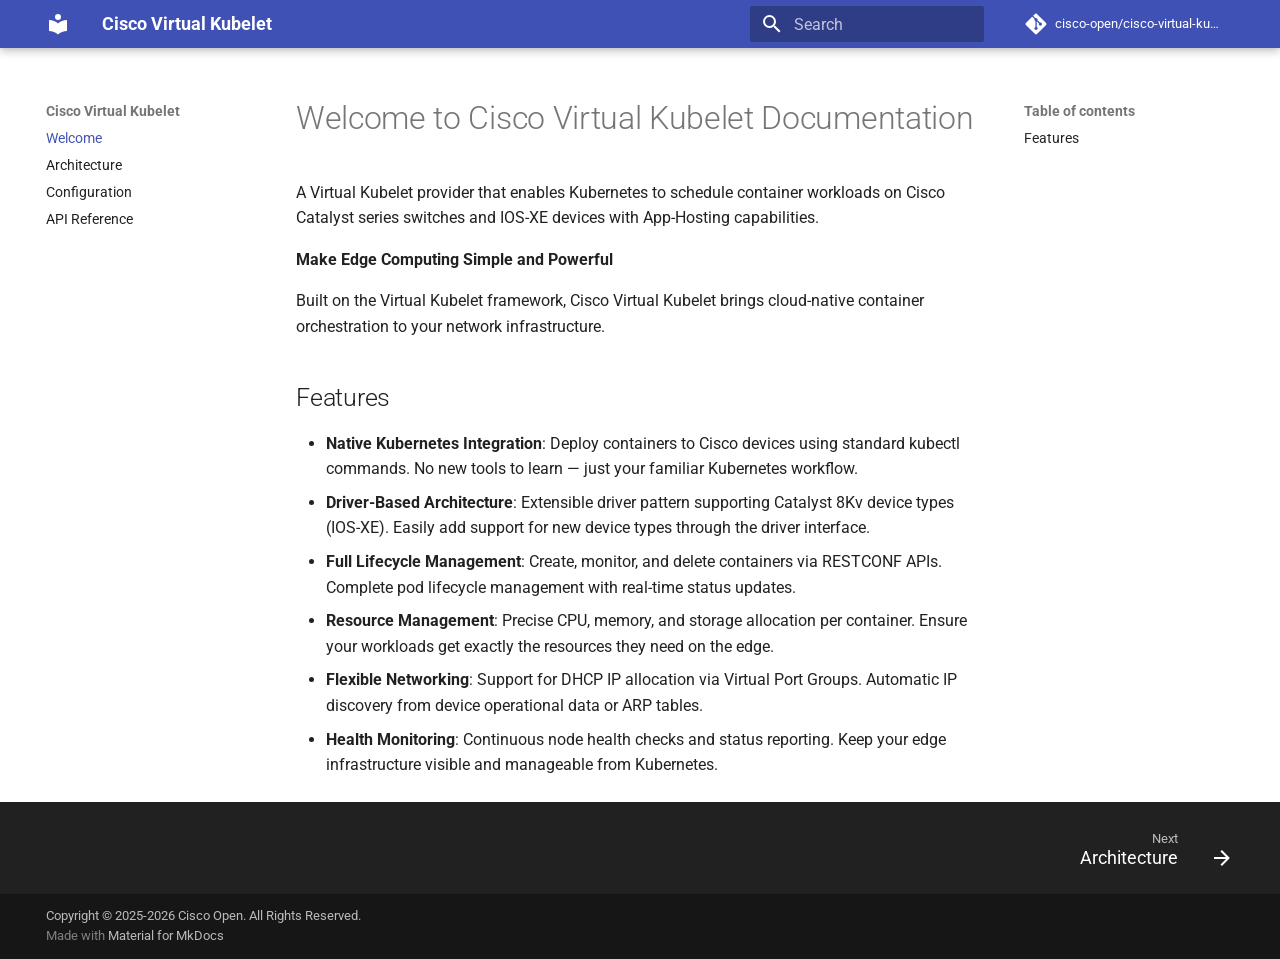
<file: docs/index.html>
<!doctype html>
<html lang="en" class="no-js">
  <head>
    
      <meta charset="utf-8">
      <meta name="viewport" content="width=device-width,initial-scale=1">
      
        <meta name="description" content="A Virtual Kubelet provider that enables Kubernetes to schedule container workloads on Cisco Catalyst series switches and IOS-XE devices with App-Hosting capabilities.">
      
      
      
        <link rel="canonical" href="https://cisco-open.github.io/cisco-virtual-kubelet/docs/">
      
      
      
        <link rel="next" href="ARCHITECTURE/">
      
      
      <link rel="icon" href="assets/images/favicon.png">
      <meta name="generator" content="mkdocs-1.6.1, mkdocs-material-9.6.23">
    
    
      
        <title>Cisco Virtual Kubelet</title>
      
    
    
      <link rel="stylesheet" href="assets/stylesheets/main.84d31ad4.min.css">
      
      


    
    
      
    
    
      
        
        
        <link rel="preconnect" href="https://fonts.gstatic.com" crossorigin>
        <link rel="stylesheet" href="https://fonts.googleapis.com/css?family=Roboto:300,300i,400,400i,700,700i%7CRoboto+Mono:400,400i,700,700i&display=fallback">
        <style>:root{--md-text-font:"Roboto";--md-code-font:"Roboto Mono"}</style>
      
    
    
    <script>__md_scope=new URL(".",location),__md_hash=e=>[...e].reduce(((e,_)=>(e<<5)-e+_.charCodeAt(0)),0),__md_get=(e,_=localStorage,t=__md_scope)=>JSON.parse(_.getItem(t.pathname+"."+e)),__md_set=(e,_,t=localStorage,a=__md_scope)=>{try{t.setItem(a.pathname+"."+e,JSON.stringify(_))}catch(e){}}</script>
    
      

    
    
    
  </head>
  
  
    <body dir="ltr">
  
    
    <input class="md-toggle" data-md-toggle="drawer" type="checkbox" id="__drawer" autocomplete="off">
    <input class="md-toggle" data-md-toggle="search" type="checkbox" id="__search" autocomplete="off">
    <label class="md-overlay" for="__drawer"></label>
    <div data-md-component="skip">
      
        
        <a href="#welcome-to-cisco-virtual-kubelet-documentation" class="md-skip">
          Skip to content
        </a>
      
    </div>
    <div data-md-component="announce">
      
    </div>
    
    
      

  

<header class="md-header md-header--shadow" data-md-component="header">
  <nav class="md-header__inner md-grid" aria-label="Header">
    <a href="/cisco-virtual-kubelet/" title="Cisco Virtual Kubelet" class="md-header__button md-logo" aria-label="Cisco Virtual Kubelet" data-md-component="logo">
      
  
  <svg xmlns="http://www.w3.org/2000/svg" viewBox="0 0 24 24"><path d="M12 8a3 3 0 0 0 3-3 3 3 0 0 0-3-3 3 3 0 0 0-3 3 3 3 0 0 0 3 3m0 3.54C9.64 9.35 6.5 8 3 8v11c3.5 0 6.64 1.35 9 3.54 2.36-2.19 5.5-3.54 9-3.54V8c-3.5 0-6.64 1.35-9 3.54"/></svg>

    </a>
    <label class="md-header__button md-icon" for="__drawer">
      
      <svg xmlns="http://www.w3.org/2000/svg" viewBox="0 0 24 24"><path d="M3 6h18v2H3zm0 5h18v2H3zm0 5h18v2H3z"/></svg>
    </label>
    <div class="md-header__title" data-md-component="header-title">
      <div class="md-header__ellipsis">
        <div class="md-header__topic">
          <span class="md-ellipsis">
            Cisco Virtual Kubelet
          </span>
        </div>
        <div class="md-header__topic" data-md-component="header-topic">
          <span class="md-ellipsis">
            
              Welcome
            
          </span>
        </div>
      </div>
    </div>
    
    
      <script>var palette=__md_get("__palette");if(palette&&palette.color){if("(prefers-color-scheme)"===palette.color.media){var media=matchMedia("(prefers-color-scheme: light)"),input=document.querySelector(media.matches?"[data-md-color-media='(prefers-color-scheme: light)']":"[data-md-color-media='(prefers-color-scheme: dark)']");palette.color.media=input.getAttribute("data-md-color-media"),palette.color.scheme=input.getAttribute("data-md-color-scheme"),palette.color.primary=input.getAttribute("data-md-color-primary"),palette.color.accent=input.getAttribute("data-md-color-accent")}for(var[key,value]of Object.entries(palette.color))document.body.setAttribute("data-md-color-"+key,value)}</script>
    
    
    
      
      
        <label class="md-header__button md-icon" for="__search">
          
          <svg xmlns="http://www.w3.org/2000/svg" viewBox="0 0 24 24"><path d="M9.5 3A6.5 6.5 0 0 1 16 9.5c0 1.61-.59 3.09-1.56 4.23l.27.27h.79l5 5-1.5 1.5-5-5v-.79l-.27-.27A6.52 6.52 0 0 1 9.5 16 6.5 6.5 0 0 1 3 9.5 6.5 6.5 0 0 1 9.5 3m0 2C7 5 5 7 5 9.5S7 14 9.5 14 14 12 14 9.5 12 5 9.5 5"/></svg>
        </label>
        <div class="md-search" data-md-component="search" role="dialog">
  <label class="md-search__overlay" for="__search"></label>
  <div class="md-search__inner" role="search">
    <form class="md-search__form" name="search">
      <input type="text" class="md-search__input" name="query" aria-label="Search" placeholder="Search" autocapitalize="off" autocorrect="off" autocomplete="off" spellcheck="false" data-md-component="search-query" required>
      <label class="md-search__icon md-icon" for="__search">
        
        <svg xmlns="http://www.w3.org/2000/svg" viewBox="0 0 24 24"><path d="M9.5 3A6.5 6.5 0 0 1 16 9.5c0 1.61-.59 3.09-1.56 4.23l.27.27h.79l5 5-1.5 1.5-5-5v-.79l-.27-.27A6.52 6.52 0 0 1 9.5 16 6.5 6.5 0 0 1 3 9.5 6.5 6.5 0 0 1 9.5 3m0 2C7 5 5 7 5 9.5S7 14 9.5 14 14 12 14 9.5 12 5 9.5 5"/></svg>
        
        <svg xmlns="http://www.w3.org/2000/svg" viewBox="0 0 24 24"><path d="M20 11v2H8l5.5 5.5-1.42 1.42L4.16 12l7.92-7.92L13.5 5.5 8 11z"/></svg>
      </label>
      <nav class="md-search__options" aria-label="Search">
        
          <a href="javascript:void(0)" class="md-search__icon md-icon" title="Share" aria-label="Share" data-clipboard data-clipboard-text="" data-md-component="search-share" tabindex="-1">
            
            <svg xmlns="http://www.w3.org/2000/svg" viewBox="0 0 24 24"><path d="M18 16.08c-.76 0-1.44.3-1.96.77L8.91 12.7c.05-.23.09-.46.09-.7s-.04-.47-.09-.7l7.05-4.11c.54.5 1.25.81 2.04.81a3 3 0 0 0 3-3 3 3 0 0 0-3-3 3 3 0 0 0-3 3c0 .24.04.47.09.7L8.04 9.81C7.5 9.31 6.79 9 6 9a3 3 0 0 0-3 3 3 3 0 0 0 3 3c.79 0 1.5-.31 2.04-.81l7.12 4.15c-.05.21-.08.43-.08.66 0 1.61 1.31 2.91 2.92 2.91s2.92-1.3 2.92-2.91A2.92 2.92 0 0 0 18 16.08"/></svg>
          </a>
        
        <button type="reset" class="md-search__icon md-icon" title="Clear" aria-label="Clear" tabindex="-1">
          
          <svg xmlns="http://www.w3.org/2000/svg" viewBox="0 0 24 24"><path d="M19 6.41 17.59 5 12 10.59 6.41 5 5 6.41 10.59 12 5 17.59 6.41 19 12 13.41 17.59 19 19 17.59 13.41 12z"/></svg>
        </button>
      </nav>
      
    </form>
    <div class="md-search__output">
      <div class="md-search__scrollwrap" tabindex="0" data-md-scrollfix>
        <div class="md-search-result" data-md-component="search-result">
          <div class="md-search-result__meta">
            Initializing search
          </div>
          <ol class="md-search-result__list" role="presentation"></ol>
        </div>
      </div>
    </div>
  </div>
</div>
      
    
    
      <div class="md-header__source">
        <a href="https://github.com/cisco-open/cisco-virtual-kubelet" title="Go to repository" class="md-source" data-md-component="source">
  <div class="md-source__icon md-icon">
    
    <svg xmlns="http://www.w3.org/2000/svg" viewBox="0 0 448 512"><!--! Font Awesome Free 7.1.0 by @fontawesome - https://fontawesome.com License - https://fontawesome.com/license/free (Icons: CC BY 4.0, Fonts: SIL OFL 1.1, Code: MIT License) Copyright 2025 Fonticons, Inc.--><path d="M439.6 236.1 244 40.5c-5.4-5.5-12.8-8.5-20.4-8.5s-15 3-20.4 8.4L162.5 81l51.5 51.5c27.1-9.1 52.7 16.8 43.4 43.7l49.7 49.7c34.2-11.8 61.2 31 35.5 56.7-26.5 26.5-70.2-2.9-56-37.3L240.3 199v121.9c25.3 12.5 22.3 41.8 9.1 55-6.4 6.4-15.2 10.1-24.3 10.1s-17.8-3.6-24.3-10.1c-17.6-17.6-11.1-46.9 11.2-56v-123c-20.8-8.5-24.6-30.7-18.6-45L142.6 101 8.5 235.1C3 240.6 0 247.9 0 255.5s3 15 8.5 20.4l195.6 195.7c5.4 5.4 12.7 8.4 20.4 8.4s15-3 20.4-8.4l194.7-194.7c5.4-5.4 8.4-12.8 8.4-20.4s-3-15-8.4-20.4"/></svg>
  </div>
  <div class="md-source__repository">
    cisco-open/cisco-virtual-kubelet
  </div>
</a>
      </div>
    
  </nav>
  
</header>
    
    <div class="md-container" data-md-component="container">
      
      
        
          
        
      
      <main class="md-main" data-md-component="main">
        <div class="md-main__inner md-grid">
          
            
              
              <div class="md-sidebar md-sidebar--primary" data-md-component="sidebar" data-md-type="navigation" >
                <div class="md-sidebar__scrollwrap">
                  <div class="md-sidebar__inner">
                    



<nav class="md-nav md-nav--primary" aria-label="Navigation" data-md-level="0">
  <label class="md-nav__title" for="__drawer">
    <a href="/cisco-virtual-kubelet/" title="Cisco Virtual Kubelet" class="md-nav__button md-logo" aria-label="Cisco Virtual Kubelet" data-md-component="logo">
      
  
  <svg xmlns="http://www.w3.org/2000/svg" viewBox="0 0 24 24"><path d="M12 8a3 3 0 0 0 3-3 3 3 0 0 0-3-3 3 3 0 0 0-3 3 3 3 0 0 0 3 3m0 3.54C9.64 9.35 6.5 8 3 8v11c3.5 0 6.64 1.35 9 3.54 2.36-2.19 5.5-3.54 9-3.54V8c-3.5 0-6.64 1.35-9 3.54"/></svg>

    </a>
    Cisco Virtual Kubelet
  </label>
  
    <div class="md-nav__source">
      <a href="https://github.com/cisco-open/cisco-virtual-kubelet" title="Go to repository" class="md-source" data-md-component="source">
  <div class="md-source__icon md-icon">
    
    <svg xmlns="http://www.w3.org/2000/svg" viewBox="0 0 448 512"><!--! Font Awesome Free 7.1.0 by @fontawesome - https://fontawesome.com License - https://fontawesome.com/license/free (Icons: CC BY 4.0, Fonts: SIL OFL 1.1, Code: MIT License) Copyright 2025 Fonticons, Inc.--><path d="M439.6 236.1 244 40.5c-5.4-5.5-12.8-8.5-20.4-8.5s-15 3-20.4 8.4L162.5 81l51.5 51.5c27.1-9.1 52.7 16.8 43.4 43.7l49.7 49.7c34.2-11.8 61.2 31 35.5 56.7-26.5 26.5-70.2-2.9-56-37.3L240.3 199v121.9c25.3 12.5 22.3 41.8 9.1 55-6.4 6.4-15.2 10.1-24.3 10.1s-17.8-3.6-24.3-10.1c-17.6-17.6-11.1-46.9 11.2-56v-123c-20.8-8.5-24.6-30.7-18.6-45L142.6 101 8.5 235.1C3 240.6 0 247.9 0 255.5s3 15 8.5 20.4l195.6 195.7c5.4 5.4 12.7 8.4 20.4 8.4s15-3 20.4-8.4l194.7-194.7c5.4-5.4 8.4-12.8 8.4-20.4s-3-15-8.4-20.4"/></svg>
  </div>
  <div class="md-source__repository">
    cisco-open/cisco-virtual-kubelet
  </div>
</a>
    </div>
  
  <ul class="md-nav__list" data-md-scrollfix>
    
      
      
  
  
    
  
  
  
    <li class="md-nav__item md-nav__item--active">
      
      <input class="md-nav__toggle md-toggle" type="checkbox" id="__toc">
      
      
        
      
      
        <label class="md-nav__link md-nav__link--active" for="__toc">
          
  
  
  <span class="md-ellipsis">
    Welcome
    
  </span>
  

          <span class="md-nav__icon md-icon"></span>
        </label>
      
      <a href="." class="md-nav__link md-nav__link--active">
        
  
  
  <span class="md-ellipsis">
    Welcome
    
  </span>
  

      </a>
      
        

<nav class="md-nav md-nav--secondary" aria-label="Table of contents">
  
  
  
    
  
  
    <label class="md-nav__title" for="__toc">
      <span class="md-nav__icon md-icon"></span>
      Table of contents
    </label>
    <ul class="md-nav__list" data-md-component="toc" data-md-scrollfix>
      
        <li class="md-nav__item">
  <a href="#features" class="md-nav__link">
    <span class="md-ellipsis">
      Features
    </span>
  </a>
  
</li>
      
    </ul>
  
</nav>
      
    </li>
  

    
      
      
  
  
  
  
    <li class="md-nav__item">
      <a href="ARCHITECTURE/" class="md-nav__link">
        
  
  
  <span class="md-ellipsis">
    Architecture
    
  </span>
  

      </a>
    </li>
  

    
      
      
  
  
  
  
    <li class="md-nav__item">
      <a href="CONFIGURATION/" class="md-nav__link">
        
  
  
  <span class="md-ellipsis">
    Configuration
    
  </span>
  

      </a>
    </li>
  

    
      
      
  
  
  
  
    <li class="md-nav__item">
      <a href="API/" class="md-nav__link">
        
  
  
  <span class="md-ellipsis">
    API Reference
    
  </span>
  

      </a>
    </li>
  

    
  </ul>
</nav>
                  </div>
                </div>
              </div>
            
            
              
              <div class="md-sidebar md-sidebar--secondary" data-md-component="sidebar" data-md-type="toc" >
                <div class="md-sidebar__scrollwrap">
                  <div class="md-sidebar__inner">
                    

<nav class="md-nav md-nav--secondary" aria-label="Table of contents">
  
  
  
    
  
  
    <label class="md-nav__title" for="__toc">
      <span class="md-nav__icon md-icon"></span>
      Table of contents
    </label>
    <ul class="md-nav__list" data-md-component="toc" data-md-scrollfix>
      
        <li class="md-nav__item">
  <a href="#features" class="md-nav__link">
    <span class="md-ellipsis">
      Features
    </span>
  </a>
  
</li>
      
    </ul>
  
</nav>
                  </div>
                </div>
              </div>
            
          
          
            <div class="md-content" data-md-component="content">
              <article class="md-content__inner md-typeset">
                
                  



<h1 id="welcome-to-cisco-virtual-kubelet-documentation">Welcome to Cisco Virtual Kubelet Documentation</h1>
<p>A Virtual Kubelet provider that enables Kubernetes to schedule container workloads on Cisco Catalyst series switches and IOS-XE devices with App-Hosting capabilities.</p>
<p><strong>Make Edge Computing Simple and Powerful</strong></p>
<p>Built on the Virtual Kubelet framework, Cisco Virtual Kubelet brings cloud-native container orchestration to your network infrastructure.</p>
<h2 id="features">Features</h2>
<ul>
<li><strong>Native Kubernetes Integration</strong>: Deploy containers to Cisco devices using standard kubectl commands. No new tools to learn — just your familiar Kubernetes workflow.</li>
<li><strong>Driver-Based Architecture</strong>: Extensible driver pattern supporting Catalyst 8Kv device types (IOS-XE). Easily add support for new device types through the driver interface.</li>
<li><strong>Full Lifecycle Management</strong>: Create, monitor, and delete containers via RESTCONF APIs. Complete pod lifecycle management with real-time status updates.</li>
<li><strong>Resource Management</strong>: Precise CPU, memory, and storage allocation per container. Ensure your workloads get exactly the resources they need on the edge.</li>
<li><strong>Flexible Networking</strong>: Support for DHCP IP allocation via Virtual Port Groups. Automatic IP discovery from device operational data or ARP tables.</li>
<li><strong>Health Monitoring</strong>: Continuous node health checks and status reporting. Keep your edge infrastructure visible and manageable from Kubernetes.</li>
</ul>












                
              </article>
            </div>
          
          
<script>var target=document.getElementById(location.hash.slice(1));target&&target.name&&(target.checked=target.name.startsWith("__tabbed_"))</script>
        </div>
        
      </main>
      
        <footer class="md-footer">
  
    
      
      <nav class="md-footer__inner md-grid" aria-label="Footer" >
        
        
          
          <a href="ARCHITECTURE/" class="md-footer__link md-footer__link--next" aria-label="Next: Architecture">
            <div class="md-footer__title">
              <span class="md-footer__direction">
                Next
              </span>
              <div class="md-ellipsis">
                Architecture
              </div>
            </div>
            <div class="md-footer__button md-icon">
              
              <svg xmlns="http://www.w3.org/2000/svg" viewBox="0 0 24 24"><path d="M4 11v2h12l-5.5 5.5 1.42 1.42L19.84 12l-7.92-7.92L10.5 5.5 16 11z"/></svg>
            </div>
          </a>
        
      </nav>
    
  
  <div class="md-footer-meta md-typeset">
    <div class="md-footer-meta__inner md-grid">
      <div class="md-copyright">
  
    <div class="md-copyright__highlight">
      Copyright © 2025-2026 Cisco Open. All Rights Reserved.
    </div>
  
  
    Made with
    <a href="https://squidfunk.github.io/mkdocs-material/" target="_blank" rel="noopener">
      Material for MkDocs
    </a>
  
</div>
      
    </div>
  </div>
</footer>
      
    </div>
    <div class="md-dialog" data-md-component="dialog">
      <div class="md-dialog__inner md-typeset"></div>
    </div>
    
      <div class="md-progress" data-md-component="progress" role="progressbar"></div>
    
    
    
      
      <script id="__config" type="application/json">{"base": ".", "features": ["content.code.copy", "search.share", "navigation.footer", "navigation.instant.progress", "content.code.annotate"], "search": "assets/javascripts/workers/search.973d3a69.min.js", "tags": null, "translations": {"clipboard.copied": "Copied to clipboard", "clipboard.copy": "Copy to clipboard", "search.result.more.one": "1 more on this page", "search.result.more.other": "# more on this page", "search.result.none": "No matching documents", "search.result.one": "1 matching document", "search.result.other": "# matching documents", "search.result.placeholder": "Type to start searching", "search.result.term.missing": "Missing", "select.version": "Select version"}, "version": null}</script>
    
    
      <script src="assets/javascripts/bundle.f55a23d4.min.js"></script>
      
    
  </body>
</html>
</file>
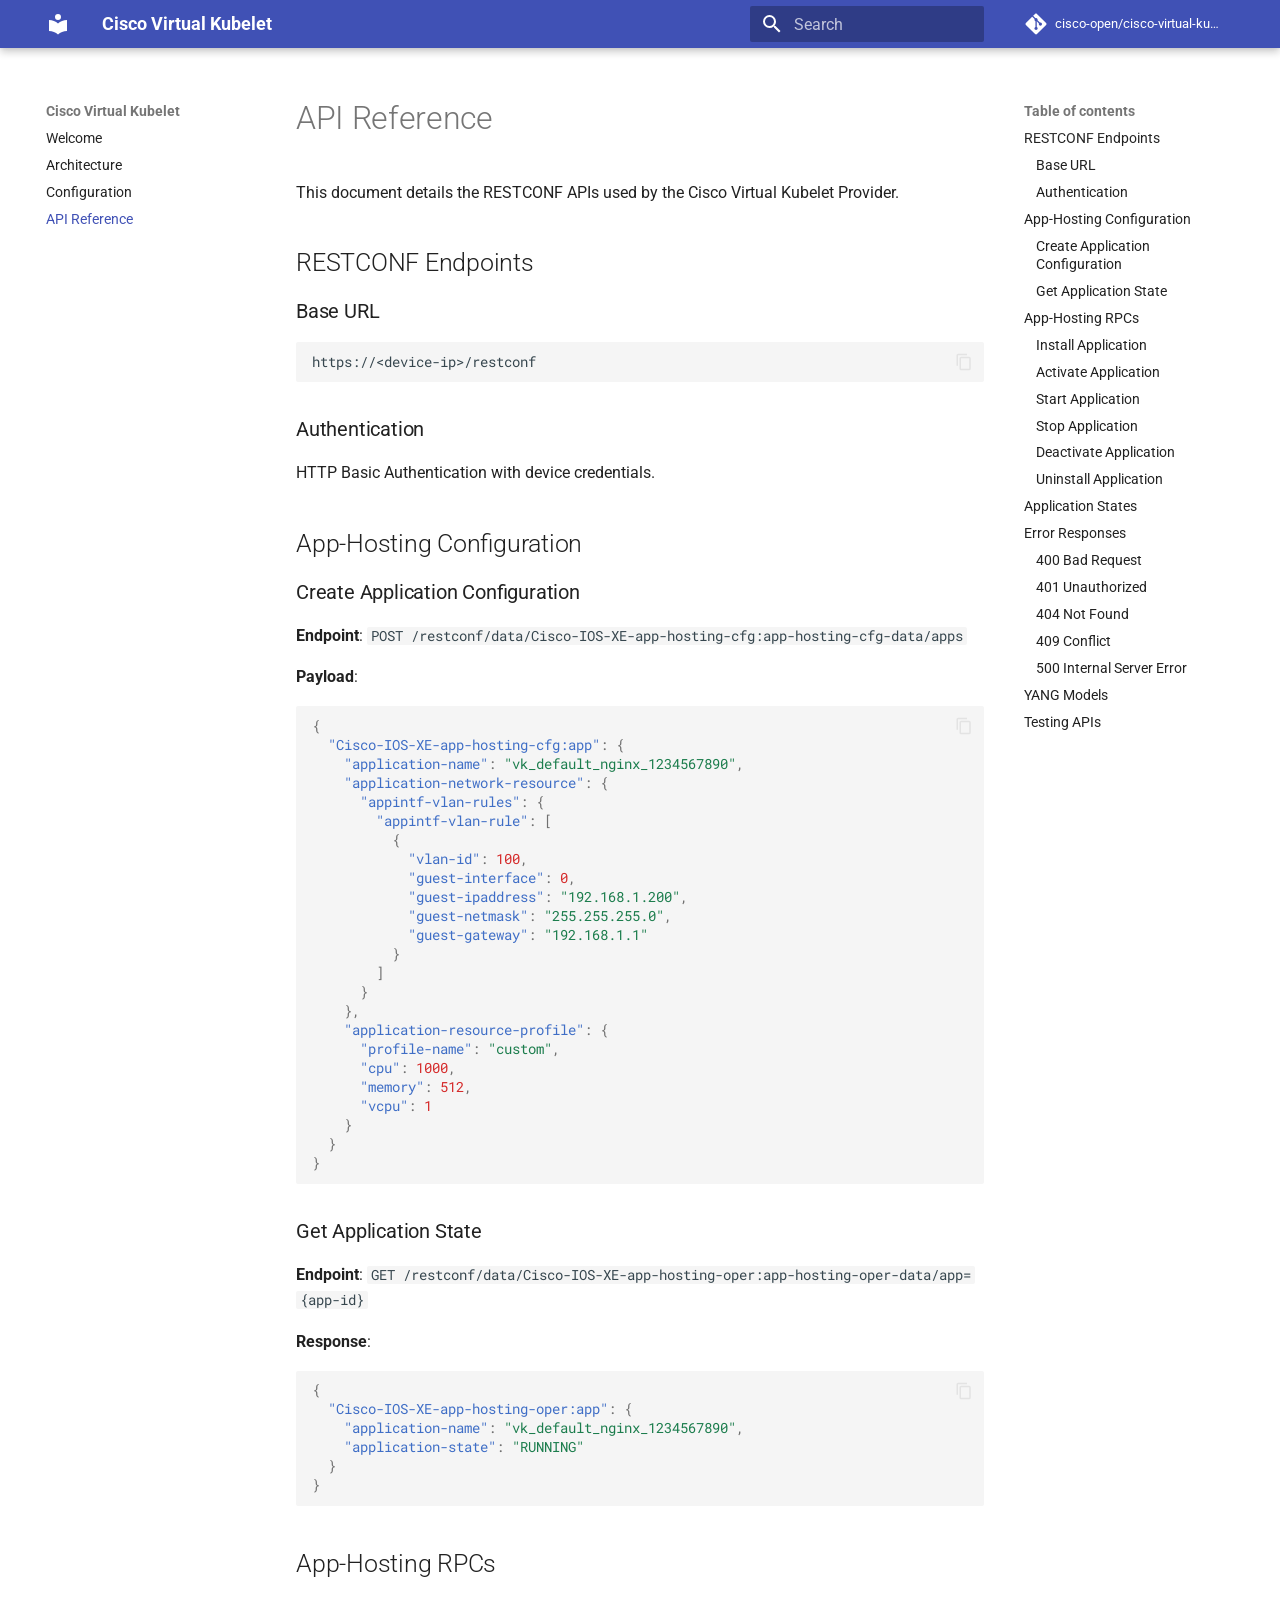
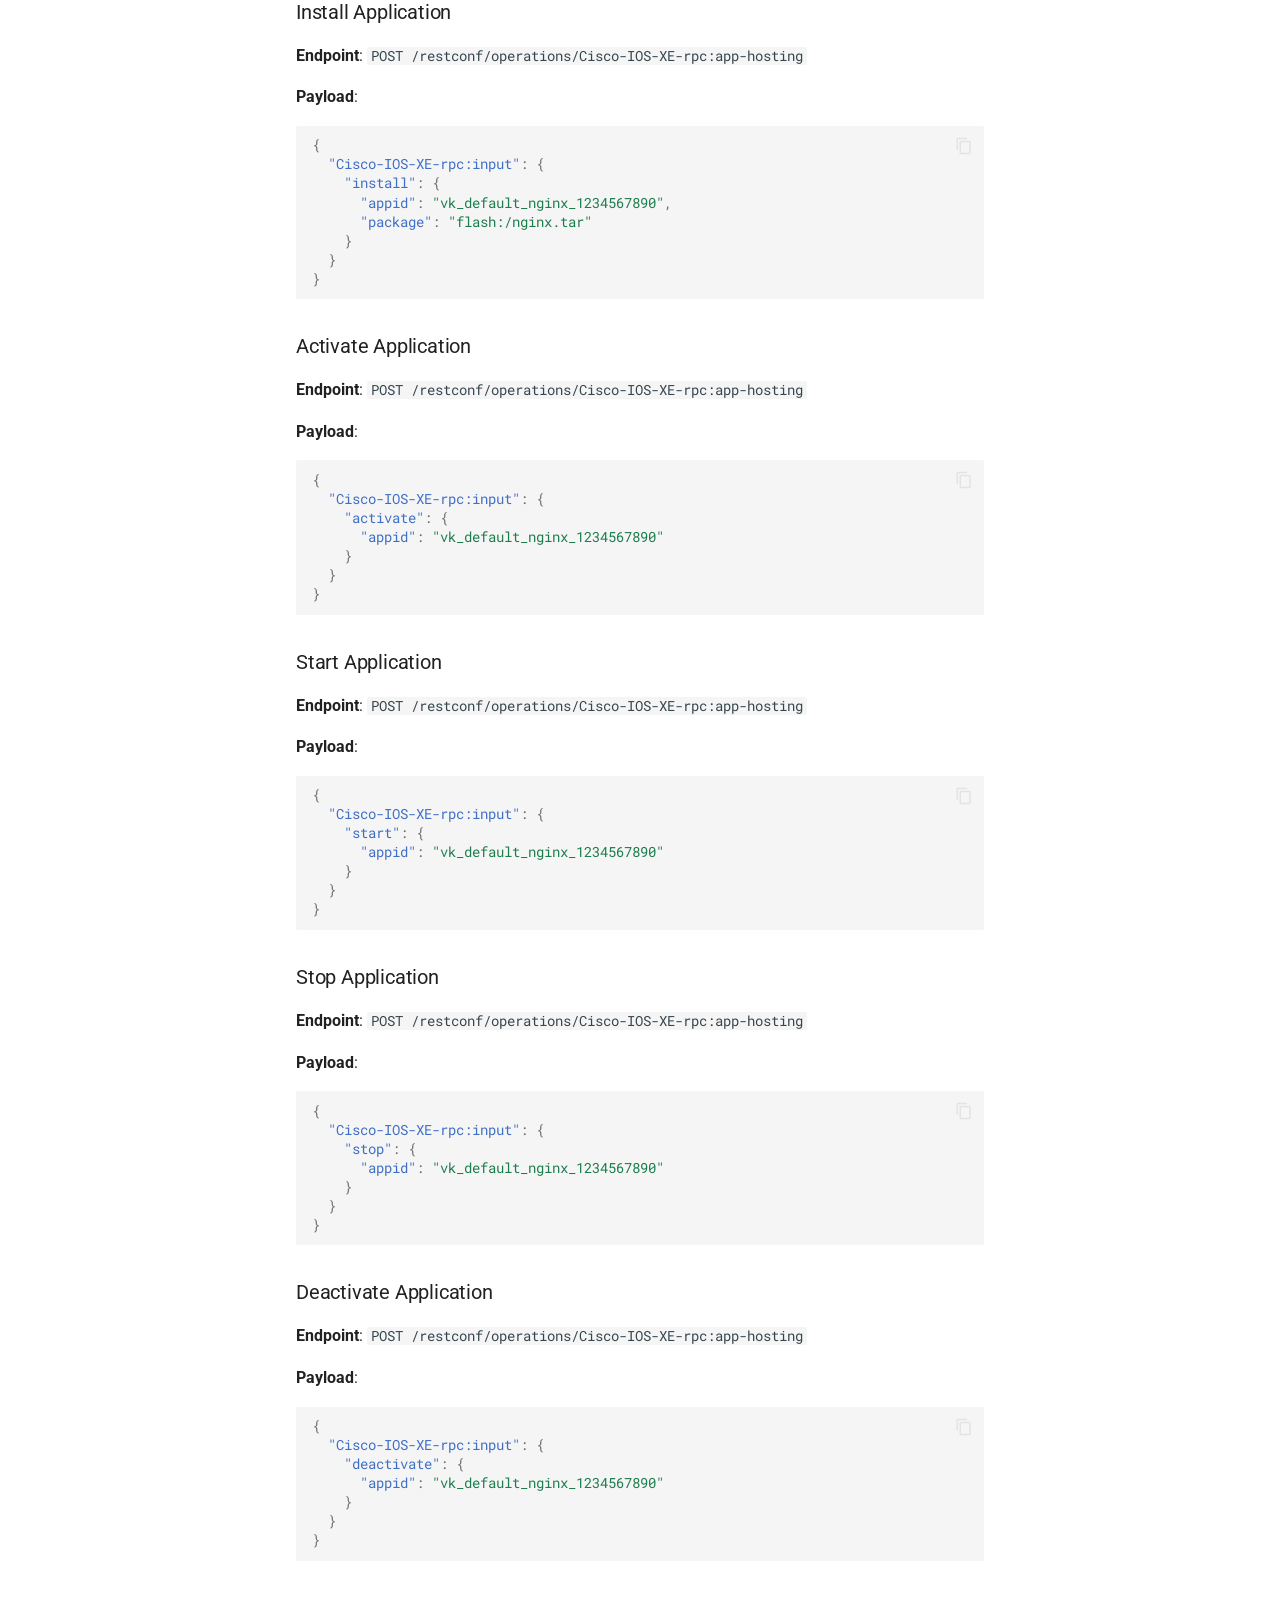
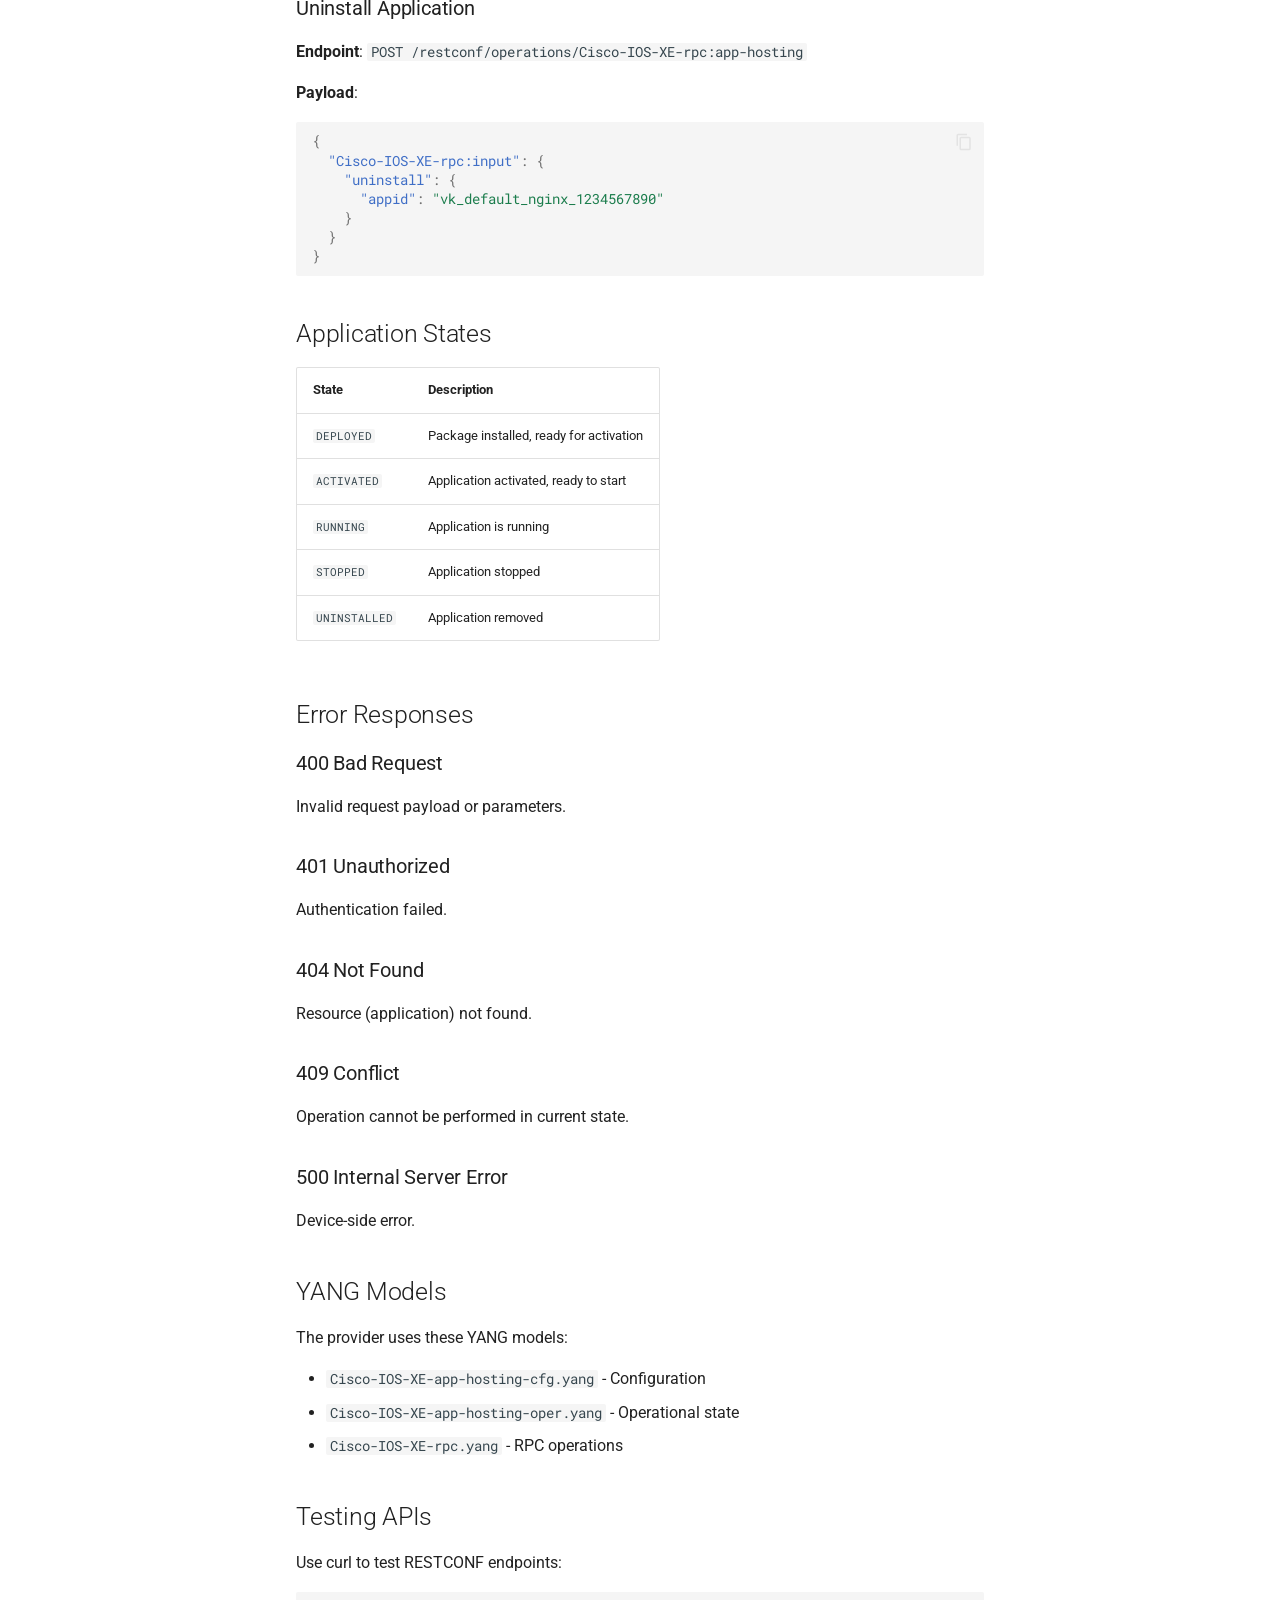
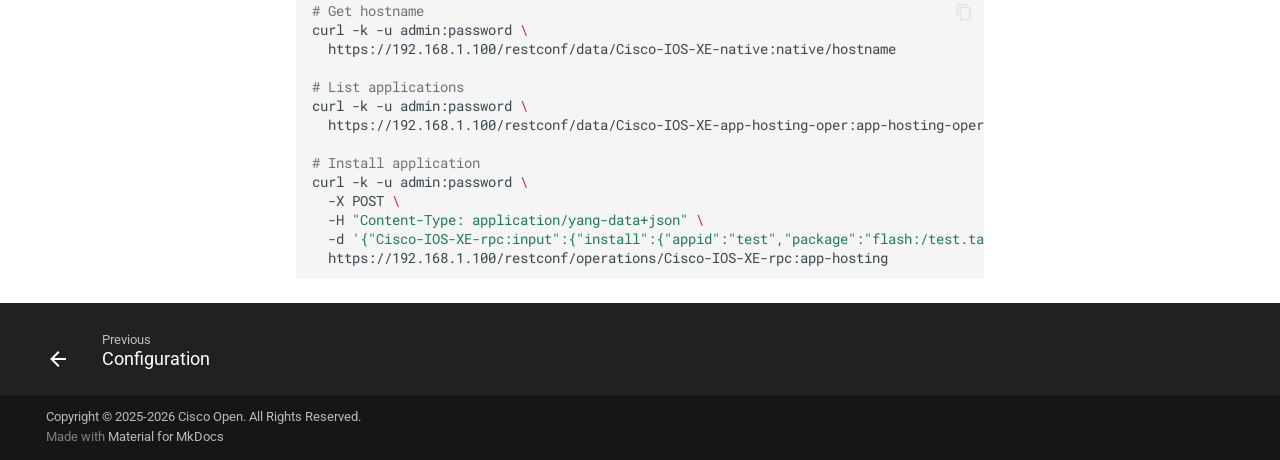
<file: docs/API/index.html>
<!doctype html>
<html lang="en" class="no-js">
  <head>
    
      <meta charset="utf-8">
      <meta name="viewport" content="width=device-width,initial-scale=1">
      
        <meta name="description" content="A Virtual Kubelet provider that enables Kubernetes to schedule container workloads on Cisco Catalyst series switches and IOS-XE devices with App-Hosting capabilities.">
      
      
      
        <link rel="canonical" href="https://cisco-open.github.io/cisco-virtual-kubelet/docs/API/">
      
      
        <link rel="prev" href="../CONFIGURATION/">
      
      
      
      <link rel="icon" href="../assets/images/favicon.png">
      <meta name="generator" content="mkdocs-1.6.1, mkdocs-material-9.6.23">
    
    
      
        <title>API Reference - Cisco Virtual Kubelet</title>
      
    
    
      <link rel="stylesheet" href="../assets/stylesheets/main.84d31ad4.min.css">
      
      


    
    
      
    
    
      
        
        
        <link rel="preconnect" href="https://fonts.gstatic.com" crossorigin>
        <link rel="stylesheet" href="https://fonts.googleapis.com/css?family=Roboto:300,300i,400,400i,700,700i%7CRoboto+Mono:400,400i,700,700i&display=fallback">
        <style>:root{--md-text-font:"Roboto";--md-code-font:"Roboto Mono"}</style>
      
    
    
    <script>__md_scope=new URL("..",location),__md_hash=e=>[...e].reduce(((e,_)=>(e<<5)-e+_.charCodeAt(0)),0),__md_get=(e,_=localStorage,t=__md_scope)=>JSON.parse(_.getItem(t.pathname+"."+e)),__md_set=(e,_,t=localStorage,a=__md_scope)=>{try{t.setItem(a.pathname+"."+e,JSON.stringify(_))}catch(e){}}</script>
    
      

    
    
    
  </head>
  
  
    <body dir="ltr">
  
    
    <input class="md-toggle" data-md-toggle="drawer" type="checkbox" id="__drawer" autocomplete="off">
    <input class="md-toggle" data-md-toggle="search" type="checkbox" id="__search" autocomplete="off">
    <label class="md-overlay" for="__drawer"></label>
    <div data-md-component="skip">
      
        
        <a href="#api-reference" class="md-skip">
          Skip to content
        </a>
      
    </div>
    <div data-md-component="announce">
      
    </div>
    
    
      

  

<header class="md-header md-header--shadow" data-md-component="header">
  <nav class="md-header__inner md-grid" aria-label="Header">
    <a href="/cisco-virtual-kubelet/" title="Cisco Virtual Kubelet" class="md-header__button md-logo" aria-label="Cisco Virtual Kubelet" data-md-component="logo">
      
  
  <svg xmlns="http://www.w3.org/2000/svg" viewBox="0 0 24 24"><path d="M12 8a3 3 0 0 0 3-3 3 3 0 0 0-3-3 3 3 0 0 0-3 3 3 3 0 0 0 3 3m0 3.54C9.64 9.35 6.5 8 3 8v11c3.5 0 6.64 1.35 9 3.54 2.36-2.19 5.5-3.54 9-3.54V8c-3.5 0-6.64 1.35-9 3.54"/></svg>

    </a>
    <label class="md-header__button md-icon" for="__drawer">
      
      <svg xmlns="http://www.w3.org/2000/svg" viewBox="0 0 24 24"><path d="M3 6h18v2H3zm0 5h18v2H3zm0 5h18v2H3z"/></svg>
    </label>
    <div class="md-header__title" data-md-component="header-title">
      <div class="md-header__ellipsis">
        <div class="md-header__topic">
          <span class="md-ellipsis">
            Cisco Virtual Kubelet
          </span>
        </div>
        <div class="md-header__topic" data-md-component="header-topic">
          <span class="md-ellipsis">
            
              API Reference
            
          </span>
        </div>
      </div>
    </div>
    
    
      <script>var palette=__md_get("__palette");if(palette&&palette.color){if("(prefers-color-scheme)"===palette.color.media){var media=matchMedia("(prefers-color-scheme: light)"),input=document.querySelector(media.matches?"[data-md-color-media='(prefers-color-scheme: light)']":"[data-md-color-media='(prefers-color-scheme: dark)']");palette.color.media=input.getAttribute("data-md-color-media"),palette.color.scheme=input.getAttribute("data-md-color-scheme"),palette.color.primary=input.getAttribute("data-md-color-primary"),palette.color.accent=input.getAttribute("data-md-color-accent")}for(var[key,value]of Object.entries(palette.color))document.body.setAttribute("data-md-color-"+key,value)}</script>
    
    
    
      
      
        <label class="md-header__button md-icon" for="__search">
          
          <svg xmlns="http://www.w3.org/2000/svg" viewBox="0 0 24 24"><path d="M9.5 3A6.5 6.5 0 0 1 16 9.5c0 1.61-.59 3.09-1.56 4.23l.27.27h.79l5 5-1.5 1.5-5-5v-.79l-.27-.27A6.52 6.52 0 0 1 9.5 16 6.5 6.5 0 0 1 3 9.5 6.5 6.5 0 0 1 9.5 3m0 2C7 5 5 7 5 9.5S7 14 9.5 14 14 12 14 9.5 12 5 9.5 5"/></svg>
        </label>
        <div class="md-search" data-md-component="search" role="dialog">
  <label class="md-search__overlay" for="__search"></label>
  <div class="md-search__inner" role="search">
    <form class="md-search__form" name="search">
      <input type="text" class="md-search__input" name="query" aria-label="Search" placeholder="Search" autocapitalize="off" autocorrect="off" autocomplete="off" spellcheck="false" data-md-component="search-query" required>
      <label class="md-search__icon md-icon" for="__search">
        
        <svg xmlns="http://www.w3.org/2000/svg" viewBox="0 0 24 24"><path d="M9.5 3A6.5 6.5 0 0 1 16 9.5c0 1.61-.59 3.09-1.56 4.23l.27.27h.79l5 5-1.5 1.5-5-5v-.79l-.27-.27A6.52 6.52 0 0 1 9.5 16 6.5 6.5 0 0 1 3 9.5 6.5 6.5 0 0 1 9.5 3m0 2C7 5 5 7 5 9.5S7 14 9.5 14 14 12 14 9.5 12 5 9.5 5"/></svg>
        
        <svg xmlns="http://www.w3.org/2000/svg" viewBox="0 0 24 24"><path d="M20 11v2H8l5.5 5.5-1.42 1.42L4.16 12l7.92-7.92L13.5 5.5 8 11z"/></svg>
      </label>
      <nav class="md-search__options" aria-label="Search">
        
          <a href="javascript:void(0)" class="md-search__icon md-icon" title="Share" aria-label="Share" data-clipboard data-clipboard-text="" data-md-component="search-share" tabindex="-1">
            
            <svg xmlns="http://www.w3.org/2000/svg" viewBox="0 0 24 24"><path d="M18 16.08c-.76 0-1.44.3-1.96.77L8.91 12.7c.05-.23.09-.46.09-.7s-.04-.47-.09-.7l7.05-4.11c.54.5 1.25.81 2.04.81a3 3 0 0 0 3-3 3 3 0 0 0-3-3 3 3 0 0 0-3 3c0 .24.04.47.09.7L8.04 9.81C7.5 9.31 6.79 9 6 9a3 3 0 0 0-3 3 3 3 0 0 0 3 3c.79 0 1.5-.31 2.04-.81l7.12 4.15c-.05.21-.08.43-.08.66 0 1.61 1.31 2.91 2.92 2.91s2.92-1.3 2.92-2.91A2.92 2.92 0 0 0 18 16.08"/></svg>
          </a>
        
        <button type="reset" class="md-search__icon md-icon" title="Clear" aria-label="Clear" tabindex="-1">
          
          <svg xmlns="http://www.w3.org/2000/svg" viewBox="0 0 24 24"><path d="M19 6.41 17.59 5 12 10.59 6.41 5 5 6.41 10.59 12 5 17.59 6.41 19 12 13.41 17.59 19 19 17.59 13.41 12z"/></svg>
        </button>
      </nav>
      
    </form>
    <div class="md-search__output">
      <div class="md-search__scrollwrap" tabindex="0" data-md-scrollfix>
        <div class="md-search-result" data-md-component="search-result">
          <div class="md-search-result__meta">
            Initializing search
          </div>
          <ol class="md-search-result__list" role="presentation"></ol>
        </div>
      </div>
    </div>
  </div>
</div>
      
    
    
      <div class="md-header__source">
        <a href="https://github.com/cisco-open/cisco-virtual-kubelet" title="Go to repository" class="md-source" data-md-component="source">
  <div class="md-source__icon md-icon">
    
    <svg xmlns="http://www.w3.org/2000/svg" viewBox="0 0 448 512"><!--! Font Awesome Free 7.1.0 by @fontawesome - https://fontawesome.com License - https://fontawesome.com/license/free (Icons: CC BY 4.0, Fonts: SIL OFL 1.1, Code: MIT License) Copyright 2025 Fonticons, Inc.--><path d="M439.6 236.1 244 40.5c-5.4-5.5-12.8-8.5-20.4-8.5s-15 3-20.4 8.4L162.5 81l51.5 51.5c27.1-9.1 52.7 16.8 43.4 43.7l49.7 49.7c34.2-11.8 61.2 31 35.5 56.7-26.5 26.5-70.2-2.9-56-37.3L240.3 199v121.9c25.3 12.5 22.3 41.8 9.1 55-6.4 6.4-15.2 10.1-24.3 10.1s-17.8-3.6-24.3-10.1c-17.6-17.6-11.1-46.9 11.2-56v-123c-20.8-8.5-24.6-30.7-18.6-45L142.6 101 8.5 235.1C3 240.6 0 247.9 0 255.5s3 15 8.5 20.4l195.6 195.7c5.4 5.4 12.7 8.4 20.4 8.4s15-3 20.4-8.4l194.7-194.7c5.4-5.4 8.4-12.8 8.4-20.4s-3-15-8.4-20.4"/></svg>
  </div>
  <div class="md-source__repository">
    cisco-open/cisco-virtual-kubelet
  </div>
</a>
      </div>
    
  </nav>
  
</header>
    
    <div class="md-container" data-md-component="container">
      
      
        
          
        
      
      <main class="md-main" data-md-component="main">
        <div class="md-main__inner md-grid">
          
            
              
              <div class="md-sidebar md-sidebar--primary" data-md-component="sidebar" data-md-type="navigation" >
                <div class="md-sidebar__scrollwrap">
                  <div class="md-sidebar__inner">
                    



<nav class="md-nav md-nav--primary" aria-label="Navigation" data-md-level="0">
  <label class="md-nav__title" for="__drawer">
    <a href="/cisco-virtual-kubelet/" title="Cisco Virtual Kubelet" class="md-nav__button md-logo" aria-label="Cisco Virtual Kubelet" data-md-component="logo">
      
  
  <svg xmlns="http://www.w3.org/2000/svg" viewBox="0 0 24 24"><path d="M12 8a3 3 0 0 0 3-3 3 3 0 0 0-3-3 3 3 0 0 0-3 3 3 3 0 0 0 3 3m0 3.54C9.64 9.35 6.5 8 3 8v11c3.5 0 6.64 1.35 9 3.54 2.36-2.19 5.5-3.54 9-3.54V8c-3.5 0-6.64 1.35-9 3.54"/></svg>

    </a>
    Cisco Virtual Kubelet
  </label>
  
    <div class="md-nav__source">
      <a href="https://github.com/cisco-open/cisco-virtual-kubelet" title="Go to repository" class="md-source" data-md-component="source">
  <div class="md-source__icon md-icon">
    
    <svg xmlns="http://www.w3.org/2000/svg" viewBox="0 0 448 512"><!--! Font Awesome Free 7.1.0 by @fontawesome - https://fontawesome.com License - https://fontawesome.com/license/free (Icons: CC BY 4.0, Fonts: SIL OFL 1.1, Code: MIT License) Copyright 2025 Fonticons, Inc.--><path d="M439.6 236.1 244 40.5c-5.4-5.5-12.8-8.5-20.4-8.5s-15 3-20.4 8.4L162.5 81l51.5 51.5c27.1-9.1 52.7 16.8 43.4 43.7l49.7 49.7c34.2-11.8 61.2 31 35.5 56.7-26.5 26.5-70.2-2.9-56-37.3L240.3 199v121.9c25.3 12.5 22.3 41.8 9.1 55-6.4 6.4-15.2 10.1-24.3 10.1s-17.8-3.6-24.3-10.1c-17.6-17.6-11.1-46.9 11.2-56v-123c-20.8-8.5-24.6-30.7-18.6-45L142.6 101 8.5 235.1C3 240.6 0 247.9 0 255.5s3 15 8.5 20.4l195.6 195.7c5.4 5.4 12.7 8.4 20.4 8.4s15-3 20.4-8.4l194.7-194.7c5.4-5.4 8.4-12.8 8.4-20.4s-3-15-8.4-20.4"/></svg>
  </div>
  <div class="md-source__repository">
    cisco-open/cisco-virtual-kubelet
  </div>
</a>
    </div>
  
  <ul class="md-nav__list" data-md-scrollfix>
    
      
      
  
  
  
  
    <li class="md-nav__item">
      <a href=".." class="md-nav__link">
        
  
  
  <span class="md-ellipsis">
    Welcome
    
  </span>
  

      </a>
    </li>
  

    
      
      
  
  
  
  
    <li class="md-nav__item">
      <a href="../ARCHITECTURE/" class="md-nav__link">
        
  
  
  <span class="md-ellipsis">
    Architecture
    
  </span>
  

      </a>
    </li>
  

    
      
      
  
  
  
  
    <li class="md-nav__item">
      <a href="../CONFIGURATION/" class="md-nav__link">
        
  
  
  <span class="md-ellipsis">
    Configuration
    
  </span>
  

      </a>
    </li>
  

    
      
      
  
  
    
  
  
  
    <li class="md-nav__item md-nav__item--active">
      
      <input class="md-nav__toggle md-toggle" type="checkbox" id="__toc">
      
      
        
      
      
        <label class="md-nav__link md-nav__link--active" for="__toc">
          
  
  
  <span class="md-ellipsis">
    API Reference
    
  </span>
  

          <span class="md-nav__icon md-icon"></span>
        </label>
      
      <a href="./" class="md-nav__link md-nav__link--active">
        
  
  
  <span class="md-ellipsis">
    API Reference
    
  </span>
  

      </a>
      
        

<nav class="md-nav md-nav--secondary" aria-label="Table of contents">
  
  
  
    
  
  
    <label class="md-nav__title" for="__toc">
      <span class="md-nav__icon md-icon"></span>
      Table of contents
    </label>
    <ul class="md-nav__list" data-md-component="toc" data-md-scrollfix>
      
        <li class="md-nav__item">
  <a href="#restconf-endpoints" class="md-nav__link">
    <span class="md-ellipsis">
      RESTCONF Endpoints
    </span>
  </a>
  
    <nav class="md-nav" aria-label="RESTCONF Endpoints">
      <ul class="md-nav__list">
        
          <li class="md-nav__item">
  <a href="#base-url" class="md-nav__link">
    <span class="md-ellipsis">
      Base URL
    </span>
  </a>
  
</li>
        
          <li class="md-nav__item">
  <a href="#authentication" class="md-nav__link">
    <span class="md-ellipsis">
      Authentication
    </span>
  </a>
  
</li>
        
      </ul>
    </nav>
  
</li>
      
        <li class="md-nav__item">
  <a href="#app-hosting-configuration" class="md-nav__link">
    <span class="md-ellipsis">
      App-Hosting Configuration
    </span>
  </a>
  
    <nav class="md-nav" aria-label="App-Hosting Configuration">
      <ul class="md-nav__list">
        
          <li class="md-nav__item">
  <a href="#create-application-configuration" class="md-nav__link">
    <span class="md-ellipsis">
      Create Application Configuration
    </span>
  </a>
  
</li>
        
          <li class="md-nav__item">
  <a href="#get-application-state" class="md-nav__link">
    <span class="md-ellipsis">
      Get Application State
    </span>
  </a>
  
</li>
        
      </ul>
    </nav>
  
</li>
      
        <li class="md-nav__item">
  <a href="#app-hosting-rpcs" class="md-nav__link">
    <span class="md-ellipsis">
      App-Hosting RPCs
    </span>
  </a>
  
    <nav class="md-nav" aria-label="App-Hosting RPCs">
      <ul class="md-nav__list">
        
          <li class="md-nav__item">
  <a href="#install-application" class="md-nav__link">
    <span class="md-ellipsis">
      Install Application
    </span>
  </a>
  
</li>
        
          <li class="md-nav__item">
  <a href="#activate-application" class="md-nav__link">
    <span class="md-ellipsis">
      Activate Application
    </span>
  </a>
  
</li>
        
          <li class="md-nav__item">
  <a href="#start-application" class="md-nav__link">
    <span class="md-ellipsis">
      Start Application
    </span>
  </a>
  
</li>
        
          <li class="md-nav__item">
  <a href="#stop-application" class="md-nav__link">
    <span class="md-ellipsis">
      Stop Application
    </span>
  </a>
  
</li>
        
          <li class="md-nav__item">
  <a href="#deactivate-application" class="md-nav__link">
    <span class="md-ellipsis">
      Deactivate Application
    </span>
  </a>
  
</li>
        
          <li class="md-nav__item">
  <a href="#uninstall-application" class="md-nav__link">
    <span class="md-ellipsis">
      Uninstall Application
    </span>
  </a>
  
</li>
        
      </ul>
    </nav>
  
</li>
      
        <li class="md-nav__item">
  <a href="#application-states" class="md-nav__link">
    <span class="md-ellipsis">
      Application States
    </span>
  </a>
  
</li>
      
        <li class="md-nav__item">
  <a href="#error-responses" class="md-nav__link">
    <span class="md-ellipsis">
      Error Responses
    </span>
  </a>
  
    <nav class="md-nav" aria-label="Error Responses">
      <ul class="md-nav__list">
        
          <li class="md-nav__item">
  <a href="#400-bad-request" class="md-nav__link">
    <span class="md-ellipsis">
      400 Bad Request
    </span>
  </a>
  
</li>
        
          <li class="md-nav__item">
  <a href="#401-unauthorized" class="md-nav__link">
    <span class="md-ellipsis">
      401 Unauthorized
    </span>
  </a>
  
</li>
        
          <li class="md-nav__item">
  <a href="#404-not-found" class="md-nav__link">
    <span class="md-ellipsis">
      404 Not Found
    </span>
  </a>
  
</li>
        
          <li class="md-nav__item">
  <a href="#409-conflict" class="md-nav__link">
    <span class="md-ellipsis">
      409 Conflict
    </span>
  </a>
  
</li>
        
          <li class="md-nav__item">
  <a href="#500-internal-server-error" class="md-nav__link">
    <span class="md-ellipsis">
      500 Internal Server Error
    </span>
  </a>
  
</li>
        
      </ul>
    </nav>
  
</li>
      
        <li class="md-nav__item">
  <a href="#yang-models" class="md-nav__link">
    <span class="md-ellipsis">
      YANG Models
    </span>
  </a>
  
</li>
      
        <li class="md-nav__item">
  <a href="#testing-apis" class="md-nav__link">
    <span class="md-ellipsis">
      Testing APIs
    </span>
  </a>
  
</li>
      
    </ul>
  
</nav>
      
    </li>
  

    
  </ul>
</nav>
                  </div>
                </div>
              </div>
            
            
              
              <div class="md-sidebar md-sidebar--secondary" data-md-component="sidebar" data-md-type="toc" >
                <div class="md-sidebar__scrollwrap">
                  <div class="md-sidebar__inner">
                    

<nav class="md-nav md-nav--secondary" aria-label="Table of contents">
  
  
  
    
  
  
    <label class="md-nav__title" for="__toc">
      <span class="md-nav__icon md-icon"></span>
      Table of contents
    </label>
    <ul class="md-nav__list" data-md-component="toc" data-md-scrollfix>
      
        <li class="md-nav__item">
  <a href="#restconf-endpoints" class="md-nav__link">
    <span class="md-ellipsis">
      RESTCONF Endpoints
    </span>
  </a>
  
    <nav class="md-nav" aria-label="RESTCONF Endpoints">
      <ul class="md-nav__list">
        
          <li class="md-nav__item">
  <a href="#base-url" class="md-nav__link">
    <span class="md-ellipsis">
      Base URL
    </span>
  </a>
  
</li>
        
          <li class="md-nav__item">
  <a href="#authentication" class="md-nav__link">
    <span class="md-ellipsis">
      Authentication
    </span>
  </a>
  
</li>
        
      </ul>
    </nav>
  
</li>
      
        <li class="md-nav__item">
  <a href="#app-hosting-configuration" class="md-nav__link">
    <span class="md-ellipsis">
      App-Hosting Configuration
    </span>
  </a>
  
    <nav class="md-nav" aria-label="App-Hosting Configuration">
      <ul class="md-nav__list">
        
          <li class="md-nav__item">
  <a href="#create-application-configuration" class="md-nav__link">
    <span class="md-ellipsis">
      Create Application Configuration
    </span>
  </a>
  
</li>
        
          <li class="md-nav__item">
  <a href="#get-application-state" class="md-nav__link">
    <span class="md-ellipsis">
      Get Application State
    </span>
  </a>
  
</li>
        
      </ul>
    </nav>
  
</li>
      
        <li class="md-nav__item">
  <a href="#app-hosting-rpcs" class="md-nav__link">
    <span class="md-ellipsis">
      App-Hosting RPCs
    </span>
  </a>
  
    <nav class="md-nav" aria-label="App-Hosting RPCs">
      <ul class="md-nav__list">
        
          <li class="md-nav__item">
  <a href="#install-application" class="md-nav__link">
    <span class="md-ellipsis">
      Install Application
    </span>
  </a>
  
</li>
        
          <li class="md-nav__item">
  <a href="#activate-application" class="md-nav__link">
    <span class="md-ellipsis">
      Activate Application
    </span>
  </a>
  
</li>
        
          <li class="md-nav__item">
  <a href="#start-application" class="md-nav__link">
    <span class="md-ellipsis">
      Start Application
    </span>
  </a>
  
</li>
        
          <li class="md-nav__item">
  <a href="#stop-application" class="md-nav__link">
    <span class="md-ellipsis">
      Stop Application
    </span>
  </a>
  
</li>
        
          <li class="md-nav__item">
  <a href="#deactivate-application" class="md-nav__link">
    <span class="md-ellipsis">
      Deactivate Application
    </span>
  </a>
  
</li>
        
          <li class="md-nav__item">
  <a href="#uninstall-application" class="md-nav__link">
    <span class="md-ellipsis">
      Uninstall Application
    </span>
  </a>
  
</li>
        
      </ul>
    </nav>
  
</li>
      
        <li class="md-nav__item">
  <a href="#application-states" class="md-nav__link">
    <span class="md-ellipsis">
      Application States
    </span>
  </a>
  
</li>
      
        <li class="md-nav__item">
  <a href="#error-responses" class="md-nav__link">
    <span class="md-ellipsis">
      Error Responses
    </span>
  </a>
  
    <nav class="md-nav" aria-label="Error Responses">
      <ul class="md-nav__list">
        
          <li class="md-nav__item">
  <a href="#400-bad-request" class="md-nav__link">
    <span class="md-ellipsis">
      400 Bad Request
    </span>
  </a>
  
</li>
        
          <li class="md-nav__item">
  <a href="#401-unauthorized" class="md-nav__link">
    <span class="md-ellipsis">
      401 Unauthorized
    </span>
  </a>
  
</li>
        
          <li class="md-nav__item">
  <a href="#404-not-found" class="md-nav__link">
    <span class="md-ellipsis">
      404 Not Found
    </span>
  </a>
  
</li>
        
          <li class="md-nav__item">
  <a href="#409-conflict" class="md-nav__link">
    <span class="md-ellipsis">
      409 Conflict
    </span>
  </a>
  
</li>
        
          <li class="md-nav__item">
  <a href="#500-internal-server-error" class="md-nav__link">
    <span class="md-ellipsis">
      500 Internal Server Error
    </span>
  </a>
  
</li>
        
      </ul>
    </nav>
  
</li>
      
        <li class="md-nav__item">
  <a href="#yang-models" class="md-nav__link">
    <span class="md-ellipsis">
      YANG Models
    </span>
  </a>
  
</li>
      
        <li class="md-nav__item">
  <a href="#testing-apis" class="md-nav__link">
    <span class="md-ellipsis">
      Testing APIs
    </span>
  </a>
  
</li>
      
    </ul>
  
</nav>
                  </div>
                </div>
              </div>
            
          
          
            <div class="md-content" data-md-component="content">
              <article class="md-content__inner md-typeset">
                
                  



<h1 id="api-reference">API Reference</h1>
<p>This document details the RESTCONF APIs used by the Cisco Virtual Kubelet Provider.</p>
<h2 id="restconf-endpoints">RESTCONF Endpoints</h2>
<h3 id="base-url">Base URL</h3>
<div class="language-bash highlight"><pre><span></span><code><span id="__span-0-1"><a id="__codelineno-0-1" name="__codelineno-0-1" href="#__codelineno-0-1"></a>https://&lt;device-ip&gt;/restconf
</span></code></pre></div>
<h3 id="authentication">Authentication</h3>
<p>HTTP Basic Authentication with device credentials.</p>
<h2 id="app-hosting-configuration">App-Hosting Configuration</h2>
<h3 id="create-application-configuration">Create Application Configuration</h3>
<p><strong>Endpoint</strong>: <code>POST /restconf/data/Cisco-IOS-XE-app-hosting-cfg:app-hosting-cfg-data/apps</code></p>
<p><strong>Payload</strong>:
<div class="language-json highlight"><pre><span></span><code><span id="__span-1-1"><a id="__codelineno-1-1" name="__codelineno-1-1" href="#__codelineno-1-1"></a><span class="p">{</span>
</span><span id="__span-1-2"><a id="__codelineno-1-2" name="__codelineno-1-2" href="#__codelineno-1-2"></a><span class="w">  </span><span class="nt">&quot;Cisco-IOS-XE-app-hosting-cfg:app&quot;</span><span class="p">:</span><span class="w"> </span><span class="p">{</span>
</span><span id="__span-1-3"><a id="__codelineno-1-3" name="__codelineno-1-3" href="#__codelineno-1-3"></a><span class="w">    </span><span class="nt">&quot;application-name&quot;</span><span class="p">:</span><span class="w"> </span><span class="s2">&quot;vk_default_nginx_1234567890&quot;</span><span class="p">,</span>
</span><span id="__span-1-4"><a id="__codelineno-1-4" name="__codelineno-1-4" href="#__codelineno-1-4"></a><span class="w">    </span><span class="nt">&quot;application-network-resource&quot;</span><span class="p">:</span><span class="w"> </span><span class="p">{</span>
</span><span id="__span-1-5"><a id="__codelineno-1-5" name="__codelineno-1-5" href="#__codelineno-1-5"></a><span class="w">      </span><span class="nt">&quot;appintf-vlan-rules&quot;</span><span class="p">:</span><span class="w"> </span><span class="p">{</span>
</span><span id="__span-1-6"><a id="__codelineno-1-6" name="__codelineno-1-6" href="#__codelineno-1-6"></a><span class="w">        </span><span class="nt">&quot;appintf-vlan-rule&quot;</span><span class="p">:</span><span class="w"> </span><span class="p">[</span>
</span><span id="__span-1-7"><a id="__codelineno-1-7" name="__codelineno-1-7" href="#__codelineno-1-7"></a><span class="w">          </span><span class="p">{</span>
</span><span id="__span-1-8"><a id="__codelineno-1-8" name="__codelineno-1-8" href="#__codelineno-1-8"></a><span class="w">            </span><span class="nt">&quot;vlan-id&quot;</span><span class="p">:</span><span class="w"> </span><span class="mi">100</span><span class="p">,</span>
</span><span id="__span-1-9"><a id="__codelineno-1-9" name="__codelineno-1-9" href="#__codelineno-1-9"></a><span class="w">            </span><span class="nt">&quot;guest-interface&quot;</span><span class="p">:</span><span class="w"> </span><span class="mi">0</span><span class="p">,</span>
</span><span id="__span-1-10"><a id="__codelineno-1-10" name="__codelineno-1-10" href="#__codelineno-1-10"></a><span class="w">            </span><span class="nt">&quot;guest-ipaddress&quot;</span><span class="p">:</span><span class="w"> </span><span class="s2">&quot;192.168.1.200&quot;</span><span class="p">,</span>
</span><span id="__span-1-11"><a id="__codelineno-1-11" name="__codelineno-1-11" href="#__codelineno-1-11"></a><span class="w">            </span><span class="nt">&quot;guest-netmask&quot;</span><span class="p">:</span><span class="w"> </span><span class="s2">&quot;255.255.255.0&quot;</span><span class="p">,</span>
</span><span id="__span-1-12"><a id="__codelineno-1-12" name="__codelineno-1-12" href="#__codelineno-1-12"></a><span class="w">            </span><span class="nt">&quot;guest-gateway&quot;</span><span class="p">:</span><span class="w"> </span><span class="s2">&quot;192.168.1.1&quot;</span>
</span><span id="__span-1-13"><a id="__codelineno-1-13" name="__codelineno-1-13" href="#__codelineno-1-13"></a><span class="w">          </span><span class="p">}</span>
</span><span id="__span-1-14"><a id="__codelineno-1-14" name="__codelineno-1-14" href="#__codelineno-1-14"></a><span class="w">        </span><span class="p">]</span>
</span><span id="__span-1-15"><a id="__codelineno-1-15" name="__codelineno-1-15" href="#__codelineno-1-15"></a><span class="w">      </span><span class="p">}</span>
</span><span id="__span-1-16"><a id="__codelineno-1-16" name="__codelineno-1-16" href="#__codelineno-1-16"></a><span class="w">    </span><span class="p">},</span>
</span><span id="__span-1-17"><a id="__codelineno-1-17" name="__codelineno-1-17" href="#__codelineno-1-17"></a><span class="w">    </span><span class="nt">&quot;application-resource-profile&quot;</span><span class="p">:</span><span class="w"> </span><span class="p">{</span>
</span><span id="__span-1-18"><a id="__codelineno-1-18" name="__codelineno-1-18" href="#__codelineno-1-18"></a><span class="w">      </span><span class="nt">&quot;profile-name&quot;</span><span class="p">:</span><span class="w"> </span><span class="s2">&quot;custom&quot;</span><span class="p">,</span>
</span><span id="__span-1-19"><a id="__codelineno-1-19" name="__codelineno-1-19" href="#__codelineno-1-19"></a><span class="w">      </span><span class="nt">&quot;cpu&quot;</span><span class="p">:</span><span class="w"> </span><span class="mi">1000</span><span class="p">,</span>
</span><span id="__span-1-20"><a id="__codelineno-1-20" name="__codelineno-1-20" href="#__codelineno-1-20"></a><span class="w">      </span><span class="nt">&quot;memory&quot;</span><span class="p">:</span><span class="w"> </span><span class="mi">512</span><span class="p">,</span>
</span><span id="__span-1-21"><a id="__codelineno-1-21" name="__codelineno-1-21" href="#__codelineno-1-21"></a><span class="w">      </span><span class="nt">&quot;vcpu&quot;</span><span class="p">:</span><span class="w"> </span><span class="mi">1</span>
</span><span id="__span-1-22"><a id="__codelineno-1-22" name="__codelineno-1-22" href="#__codelineno-1-22"></a><span class="w">    </span><span class="p">}</span>
</span><span id="__span-1-23"><a id="__codelineno-1-23" name="__codelineno-1-23" href="#__codelineno-1-23"></a><span class="w">  </span><span class="p">}</span>
</span><span id="__span-1-24"><a id="__codelineno-1-24" name="__codelineno-1-24" href="#__codelineno-1-24"></a><span class="p">}</span>
</span></code></pre></div></p>
<h3 id="get-application-state">Get Application State</h3>
<p><strong>Endpoint</strong>: <code>GET /restconf/data/Cisco-IOS-XE-app-hosting-oper:app-hosting-oper-data/app={app-id}</code></p>
<p><strong>Response</strong>:
<div class="language-json highlight"><pre><span></span><code><span id="__span-2-1"><a id="__codelineno-2-1" name="__codelineno-2-1" href="#__codelineno-2-1"></a><span class="p">{</span>
</span><span id="__span-2-2"><a id="__codelineno-2-2" name="__codelineno-2-2" href="#__codelineno-2-2"></a><span class="w">  </span><span class="nt">&quot;Cisco-IOS-XE-app-hosting-oper:app&quot;</span><span class="p">:</span><span class="w"> </span><span class="p">{</span>
</span><span id="__span-2-3"><a id="__codelineno-2-3" name="__codelineno-2-3" href="#__codelineno-2-3"></a><span class="w">    </span><span class="nt">&quot;application-name&quot;</span><span class="p">:</span><span class="w"> </span><span class="s2">&quot;vk_default_nginx_1234567890&quot;</span><span class="p">,</span>
</span><span id="__span-2-4"><a id="__codelineno-2-4" name="__codelineno-2-4" href="#__codelineno-2-4"></a><span class="w">    </span><span class="nt">&quot;application-state&quot;</span><span class="p">:</span><span class="w"> </span><span class="s2">&quot;RUNNING&quot;</span>
</span><span id="__span-2-5"><a id="__codelineno-2-5" name="__codelineno-2-5" href="#__codelineno-2-5"></a><span class="w">  </span><span class="p">}</span>
</span><span id="__span-2-6"><a id="__codelineno-2-6" name="__codelineno-2-6" href="#__codelineno-2-6"></a><span class="p">}</span>
</span></code></pre></div></p>
<h2 id="app-hosting-rpcs">App-Hosting RPCs</h2>
<h3 id="install-application">Install Application</h3>
<p><strong>Endpoint</strong>: <code>POST /restconf/operations/Cisco-IOS-XE-rpc:app-hosting</code></p>
<p><strong>Payload</strong>:
<div class="language-json highlight"><pre><span></span><code><span id="__span-3-1"><a id="__codelineno-3-1" name="__codelineno-3-1" href="#__codelineno-3-1"></a><span class="p">{</span>
</span><span id="__span-3-2"><a id="__codelineno-3-2" name="__codelineno-3-2" href="#__codelineno-3-2"></a><span class="w">  </span><span class="nt">&quot;Cisco-IOS-XE-rpc:input&quot;</span><span class="p">:</span><span class="w"> </span><span class="p">{</span>
</span><span id="__span-3-3"><a id="__codelineno-3-3" name="__codelineno-3-3" href="#__codelineno-3-3"></a><span class="w">    </span><span class="nt">&quot;install&quot;</span><span class="p">:</span><span class="w"> </span><span class="p">{</span>
</span><span id="__span-3-4"><a id="__codelineno-3-4" name="__codelineno-3-4" href="#__codelineno-3-4"></a><span class="w">      </span><span class="nt">&quot;appid&quot;</span><span class="p">:</span><span class="w"> </span><span class="s2">&quot;vk_default_nginx_1234567890&quot;</span><span class="p">,</span>
</span><span id="__span-3-5"><a id="__codelineno-3-5" name="__codelineno-3-5" href="#__codelineno-3-5"></a><span class="w">      </span><span class="nt">&quot;package&quot;</span><span class="p">:</span><span class="w"> </span><span class="s2">&quot;flash:/nginx.tar&quot;</span>
</span><span id="__span-3-6"><a id="__codelineno-3-6" name="__codelineno-3-6" href="#__codelineno-3-6"></a><span class="w">    </span><span class="p">}</span>
</span><span id="__span-3-7"><a id="__codelineno-3-7" name="__codelineno-3-7" href="#__codelineno-3-7"></a><span class="w">  </span><span class="p">}</span>
</span><span id="__span-3-8"><a id="__codelineno-3-8" name="__codelineno-3-8" href="#__codelineno-3-8"></a><span class="p">}</span>
</span></code></pre></div></p>
<h3 id="activate-application">Activate Application</h3>
<p><strong>Endpoint</strong>: <code>POST /restconf/operations/Cisco-IOS-XE-rpc:app-hosting</code></p>
<p><strong>Payload</strong>:
<div class="language-json highlight"><pre><span></span><code><span id="__span-4-1"><a id="__codelineno-4-1" name="__codelineno-4-1" href="#__codelineno-4-1"></a><span class="p">{</span>
</span><span id="__span-4-2"><a id="__codelineno-4-2" name="__codelineno-4-2" href="#__codelineno-4-2"></a><span class="w">  </span><span class="nt">&quot;Cisco-IOS-XE-rpc:input&quot;</span><span class="p">:</span><span class="w"> </span><span class="p">{</span>
</span><span id="__span-4-3"><a id="__codelineno-4-3" name="__codelineno-4-3" href="#__codelineno-4-3"></a><span class="w">    </span><span class="nt">&quot;activate&quot;</span><span class="p">:</span><span class="w"> </span><span class="p">{</span>
</span><span id="__span-4-4"><a id="__codelineno-4-4" name="__codelineno-4-4" href="#__codelineno-4-4"></a><span class="w">      </span><span class="nt">&quot;appid&quot;</span><span class="p">:</span><span class="w"> </span><span class="s2">&quot;vk_default_nginx_1234567890&quot;</span>
</span><span id="__span-4-5"><a id="__codelineno-4-5" name="__codelineno-4-5" href="#__codelineno-4-5"></a><span class="w">    </span><span class="p">}</span>
</span><span id="__span-4-6"><a id="__codelineno-4-6" name="__codelineno-4-6" href="#__codelineno-4-6"></a><span class="w">  </span><span class="p">}</span>
</span><span id="__span-4-7"><a id="__codelineno-4-7" name="__codelineno-4-7" href="#__codelineno-4-7"></a><span class="p">}</span>
</span></code></pre></div></p>
<h3 id="start-application">Start Application</h3>
<p><strong>Endpoint</strong>: <code>POST /restconf/operations/Cisco-IOS-XE-rpc:app-hosting</code></p>
<p><strong>Payload</strong>:
<div class="language-json highlight"><pre><span></span><code><span id="__span-5-1"><a id="__codelineno-5-1" name="__codelineno-5-1" href="#__codelineno-5-1"></a><span class="p">{</span>
</span><span id="__span-5-2"><a id="__codelineno-5-2" name="__codelineno-5-2" href="#__codelineno-5-2"></a><span class="w">  </span><span class="nt">&quot;Cisco-IOS-XE-rpc:input&quot;</span><span class="p">:</span><span class="w"> </span><span class="p">{</span>
</span><span id="__span-5-3"><a id="__codelineno-5-3" name="__codelineno-5-3" href="#__codelineno-5-3"></a><span class="w">    </span><span class="nt">&quot;start&quot;</span><span class="p">:</span><span class="w"> </span><span class="p">{</span>
</span><span id="__span-5-4"><a id="__codelineno-5-4" name="__codelineno-5-4" href="#__codelineno-5-4"></a><span class="w">      </span><span class="nt">&quot;appid&quot;</span><span class="p">:</span><span class="w"> </span><span class="s2">&quot;vk_default_nginx_1234567890&quot;</span>
</span><span id="__span-5-5"><a id="__codelineno-5-5" name="__codelineno-5-5" href="#__codelineno-5-5"></a><span class="w">    </span><span class="p">}</span>
</span><span id="__span-5-6"><a id="__codelineno-5-6" name="__codelineno-5-6" href="#__codelineno-5-6"></a><span class="w">  </span><span class="p">}</span>
</span><span id="__span-5-7"><a id="__codelineno-5-7" name="__codelineno-5-7" href="#__codelineno-5-7"></a><span class="p">}</span>
</span></code></pre></div></p>
<h3 id="stop-application">Stop Application</h3>
<p><strong>Endpoint</strong>: <code>POST /restconf/operations/Cisco-IOS-XE-rpc:app-hosting</code></p>
<p><strong>Payload</strong>:
<div class="language-json highlight"><pre><span></span><code><span id="__span-6-1"><a id="__codelineno-6-1" name="__codelineno-6-1" href="#__codelineno-6-1"></a><span class="p">{</span>
</span><span id="__span-6-2"><a id="__codelineno-6-2" name="__codelineno-6-2" href="#__codelineno-6-2"></a><span class="w">  </span><span class="nt">&quot;Cisco-IOS-XE-rpc:input&quot;</span><span class="p">:</span><span class="w"> </span><span class="p">{</span>
</span><span id="__span-6-3"><a id="__codelineno-6-3" name="__codelineno-6-3" href="#__codelineno-6-3"></a><span class="w">    </span><span class="nt">&quot;stop&quot;</span><span class="p">:</span><span class="w"> </span><span class="p">{</span>
</span><span id="__span-6-4"><a id="__codelineno-6-4" name="__codelineno-6-4" href="#__codelineno-6-4"></a><span class="w">      </span><span class="nt">&quot;appid&quot;</span><span class="p">:</span><span class="w"> </span><span class="s2">&quot;vk_default_nginx_1234567890&quot;</span>
</span><span id="__span-6-5"><a id="__codelineno-6-5" name="__codelineno-6-5" href="#__codelineno-6-5"></a><span class="w">    </span><span class="p">}</span>
</span><span id="__span-6-6"><a id="__codelineno-6-6" name="__codelineno-6-6" href="#__codelineno-6-6"></a><span class="w">  </span><span class="p">}</span>
</span><span id="__span-6-7"><a id="__codelineno-6-7" name="__codelineno-6-7" href="#__codelineno-6-7"></a><span class="p">}</span>
</span></code></pre></div></p>
<h3 id="deactivate-application">Deactivate Application</h3>
<p><strong>Endpoint</strong>: <code>POST /restconf/operations/Cisco-IOS-XE-rpc:app-hosting</code></p>
<p><strong>Payload</strong>:
<div class="language-json highlight"><pre><span></span><code><span id="__span-7-1"><a id="__codelineno-7-1" name="__codelineno-7-1" href="#__codelineno-7-1"></a><span class="p">{</span>
</span><span id="__span-7-2"><a id="__codelineno-7-2" name="__codelineno-7-2" href="#__codelineno-7-2"></a><span class="w">  </span><span class="nt">&quot;Cisco-IOS-XE-rpc:input&quot;</span><span class="p">:</span><span class="w"> </span><span class="p">{</span>
</span><span id="__span-7-3"><a id="__codelineno-7-3" name="__codelineno-7-3" href="#__codelineno-7-3"></a><span class="w">    </span><span class="nt">&quot;deactivate&quot;</span><span class="p">:</span><span class="w"> </span><span class="p">{</span>
</span><span id="__span-7-4"><a id="__codelineno-7-4" name="__codelineno-7-4" href="#__codelineno-7-4"></a><span class="w">      </span><span class="nt">&quot;appid&quot;</span><span class="p">:</span><span class="w"> </span><span class="s2">&quot;vk_default_nginx_1234567890&quot;</span>
</span><span id="__span-7-5"><a id="__codelineno-7-5" name="__codelineno-7-5" href="#__codelineno-7-5"></a><span class="w">    </span><span class="p">}</span>
</span><span id="__span-7-6"><a id="__codelineno-7-6" name="__codelineno-7-6" href="#__codelineno-7-6"></a><span class="w">  </span><span class="p">}</span>
</span><span id="__span-7-7"><a id="__codelineno-7-7" name="__codelineno-7-7" href="#__codelineno-7-7"></a><span class="p">}</span>
</span></code></pre></div></p>
<h3 id="uninstall-application">Uninstall Application</h3>
<p><strong>Endpoint</strong>: <code>POST /restconf/operations/Cisco-IOS-XE-rpc:app-hosting</code></p>
<p><strong>Payload</strong>:
<div class="language-json highlight"><pre><span></span><code><span id="__span-8-1"><a id="__codelineno-8-1" name="__codelineno-8-1" href="#__codelineno-8-1"></a><span class="p">{</span>
</span><span id="__span-8-2"><a id="__codelineno-8-2" name="__codelineno-8-2" href="#__codelineno-8-2"></a><span class="w">  </span><span class="nt">&quot;Cisco-IOS-XE-rpc:input&quot;</span><span class="p">:</span><span class="w"> </span><span class="p">{</span>
</span><span id="__span-8-3"><a id="__codelineno-8-3" name="__codelineno-8-3" href="#__codelineno-8-3"></a><span class="w">    </span><span class="nt">&quot;uninstall&quot;</span><span class="p">:</span><span class="w"> </span><span class="p">{</span>
</span><span id="__span-8-4"><a id="__codelineno-8-4" name="__codelineno-8-4" href="#__codelineno-8-4"></a><span class="w">      </span><span class="nt">&quot;appid&quot;</span><span class="p">:</span><span class="w"> </span><span class="s2">&quot;vk_default_nginx_1234567890&quot;</span>
</span><span id="__span-8-5"><a id="__codelineno-8-5" name="__codelineno-8-5" href="#__codelineno-8-5"></a><span class="w">    </span><span class="p">}</span>
</span><span id="__span-8-6"><a id="__codelineno-8-6" name="__codelineno-8-6" href="#__codelineno-8-6"></a><span class="w">  </span><span class="p">}</span>
</span><span id="__span-8-7"><a id="__codelineno-8-7" name="__codelineno-8-7" href="#__codelineno-8-7"></a><span class="p">}</span>
</span></code></pre></div></p>
<h2 id="application-states">Application States</h2>
<table>
<thead>
<tr>
<th>State</th>
<th>Description</th>
</tr>
</thead>
<tbody>
<tr>
<td><code>DEPLOYED</code></td>
<td>Package installed, ready for activation</td>
</tr>
<tr>
<td><code>ACTIVATED</code></td>
<td>Application activated, ready to start</td>
</tr>
<tr>
<td><code>RUNNING</code></td>
<td>Application is running</td>
</tr>
<tr>
<td><code>STOPPED</code></td>
<td>Application stopped</td>
</tr>
<tr>
<td><code>UNINSTALLED</code></td>
<td>Application removed</td>
</tr>
</tbody>
</table>
<h2 id="error-responses">Error Responses</h2>
<h3 id="400-bad-request">400 Bad Request</h3>
<p>Invalid request payload or parameters.</p>
<h3 id="401-unauthorized">401 Unauthorized</h3>
<p>Authentication failed.</p>
<h3 id="404-not-found">404 Not Found</h3>
<p>Resource (application) not found.</p>
<h3 id="409-conflict">409 Conflict</h3>
<p>Operation cannot be performed in current state.</p>
<h3 id="500-internal-server-error">500 Internal Server Error</h3>
<p>Device-side error.</p>
<h2 id="yang-models">YANG Models</h2>
<p>The provider uses these YANG models:</p>
<ul>
<li><code>Cisco-IOS-XE-app-hosting-cfg.yang</code> - Configuration</li>
<li><code>Cisco-IOS-XE-app-hosting-oper.yang</code> - Operational state</li>
<li><code>Cisco-IOS-XE-rpc.yang</code> - RPC operations</li>
</ul>
<h2 id="testing-apis">Testing APIs</h2>
<p>Use curl to test RESTCONF endpoints:</p>
<div class="language-bash highlight"><pre><span></span><code><span id="__span-9-1"><a id="__codelineno-9-1" name="__codelineno-9-1" href="#__codelineno-9-1"></a><span class="c1"># Get hostname</span>
</span><span id="__span-9-2"><a id="__codelineno-9-2" name="__codelineno-9-2" href="#__codelineno-9-2"></a>curl<span class="w"> </span>-k<span class="w"> </span>-u<span class="w"> </span>admin:password<span class="w"> </span><span class="se">\</span>
</span><span id="__span-9-3"><a id="__codelineno-9-3" name="__codelineno-9-3" href="#__codelineno-9-3"></a><span class="w">  </span>https://192.168.1.100/restconf/data/Cisco-IOS-XE-native:native/hostname
</span><span id="__span-9-4"><a id="__codelineno-9-4" name="__codelineno-9-4" href="#__codelineno-9-4"></a>
</span><span id="__span-9-5"><a id="__codelineno-9-5" name="__codelineno-9-5" href="#__codelineno-9-5"></a><span class="c1"># List applications</span>
</span><span id="__span-9-6"><a id="__codelineno-9-6" name="__codelineno-9-6" href="#__codelineno-9-6"></a>curl<span class="w"> </span>-k<span class="w"> </span>-u<span class="w"> </span>admin:password<span class="w"> </span><span class="se">\</span>
</span><span id="__span-9-7"><a id="__codelineno-9-7" name="__codelineno-9-7" href="#__codelineno-9-7"></a><span class="w">  </span>https://192.168.1.100/restconf/data/Cisco-IOS-XE-app-hosting-oper:app-hosting-oper-data
</span><span id="__span-9-8"><a id="__codelineno-9-8" name="__codelineno-9-8" href="#__codelineno-9-8"></a>
</span><span id="__span-9-9"><a id="__codelineno-9-9" name="__codelineno-9-9" href="#__codelineno-9-9"></a><span class="c1"># Install application</span>
</span><span id="__span-9-10"><a id="__codelineno-9-10" name="__codelineno-9-10" href="#__codelineno-9-10"></a>curl<span class="w"> </span>-k<span class="w"> </span>-u<span class="w"> </span>admin:password<span class="w"> </span><span class="se">\</span>
</span><span id="__span-9-11"><a id="__codelineno-9-11" name="__codelineno-9-11" href="#__codelineno-9-11"></a><span class="w">  </span>-X<span class="w"> </span>POST<span class="w"> </span><span class="se">\</span>
</span><span id="__span-9-12"><a id="__codelineno-9-12" name="__codelineno-9-12" href="#__codelineno-9-12"></a><span class="w">  </span>-H<span class="w"> </span><span class="s2">&quot;Content-Type: application/yang-data+json&quot;</span><span class="w"> </span><span class="se">\</span>
</span><span id="__span-9-13"><a id="__codelineno-9-13" name="__codelineno-9-13" href="#__codelineno-9-13"></a><span class="w">  </span>-d<span class="w"> </span><span class="s1">&#39;{&quot;Cisco-IOS-XE-rpc:input&quot;:{&quot;install&quot;:{&quot;appid&quot;:&quot;test&quot;,&quot;package&quot;:&quot;flash:/test.tar&quot;}}}&#39;</span><span class="w"> </span><span class="se">\</span>
</span><span id="__span-9-14"><a id="__codelineno-9-14" name="__codelineno-9-14" href="#__codelineno-9-14"></a><span class="w">  </span>https://192.168.1.100/restconf/operations/Cisco-IOS-XE-rpc:app-hosting
</span></code></pre></div>












                
              </article>
            </div>
          
          
<script>var target=document.getElementById(location.hash.slice(1));target&&target.name&&(target.checked=target.name.startsWith("__tabbed_"))</script>
        </div>
        
      </main>
      
        <footer class="md-footer">
  
    
      
      <nav class="md-footer__inner md-grid" aria-label="Footer" >
        
          
          <a href="../CONFIGURATION/" class="md-footer__link md-footer__link--prev" aria-label="Previous: Configuration">
            <div class="md-footer__button md-icon">
              
              <svg xmlns="http://www.w3.org/2000/svg" viewBox="0 0 24 24"><path d="M20 11v2H8l5.5 5.5-1.42 1.42L4.16 12l7.92-7.92L13.5 5.5 8 11z"/></svg>
            </div>
            <div class="md-footer__title">
              <span class="md-footer__direction">
                Previous
              </span>
              <div class="md-ellipsis">
                Configuration
              </div>
            </div>
          </a>
        
        
      </nav>
    
  
  <div class="md-footer-meta md-typeset">
    <div class="md-footer-meta__inner md-grid">
      <div class="md-copyright">
  
    <div class="md-copyright__highlight">
      Copyright © 2025-2026 Cisco Open. All Rights Reserved.
    </div>
  
  
    Made with
    <a href="https://squidfunk.github.io/mkdocs-material/" target="_blank" rel="noopener">
      Material for MkDocs
    </a>
  
</div>
      
    </div>
  </div>
</footer>
      
    </div>
    <div class="md-dialog" data-md-component="dialog">
      <div class="md-dialog__inner md-typeset"></div>
    </div>
    
      <div class="md-progress" data-md-component="progress" role="progressbar"></div>
    
    
    
      
      <script id="__config" type="application/json">{"base": "..", "features": ["content.code.copy", "search.share", "navigation.footer", "navigation.instant.progress", "content.code.annotate"], "search": "../assets/javascripts/workers/search.973d3a69.min.js", "tags": null, "translations": {"clipboard.copied": "Copied to clipboard", "clipboard.copy": "Copy to clipboard", "search.result.more.one": "1 more on this page", "search.result.more.other": "# more on this page", "search.result.none": "No matching documents", "search.result.one": "1 matching document", "search.result.other": "# matching documents", "search.result.placeholder": "Type to start searching", "search.result.term.missing": "Missing", "select.version": "Select version"}, "version": null}</script>
    
    
      <script src="../assets/javascripts/bundle.f55a23d4.min.js"></script>
      
    
  </body>
</html>
</file>
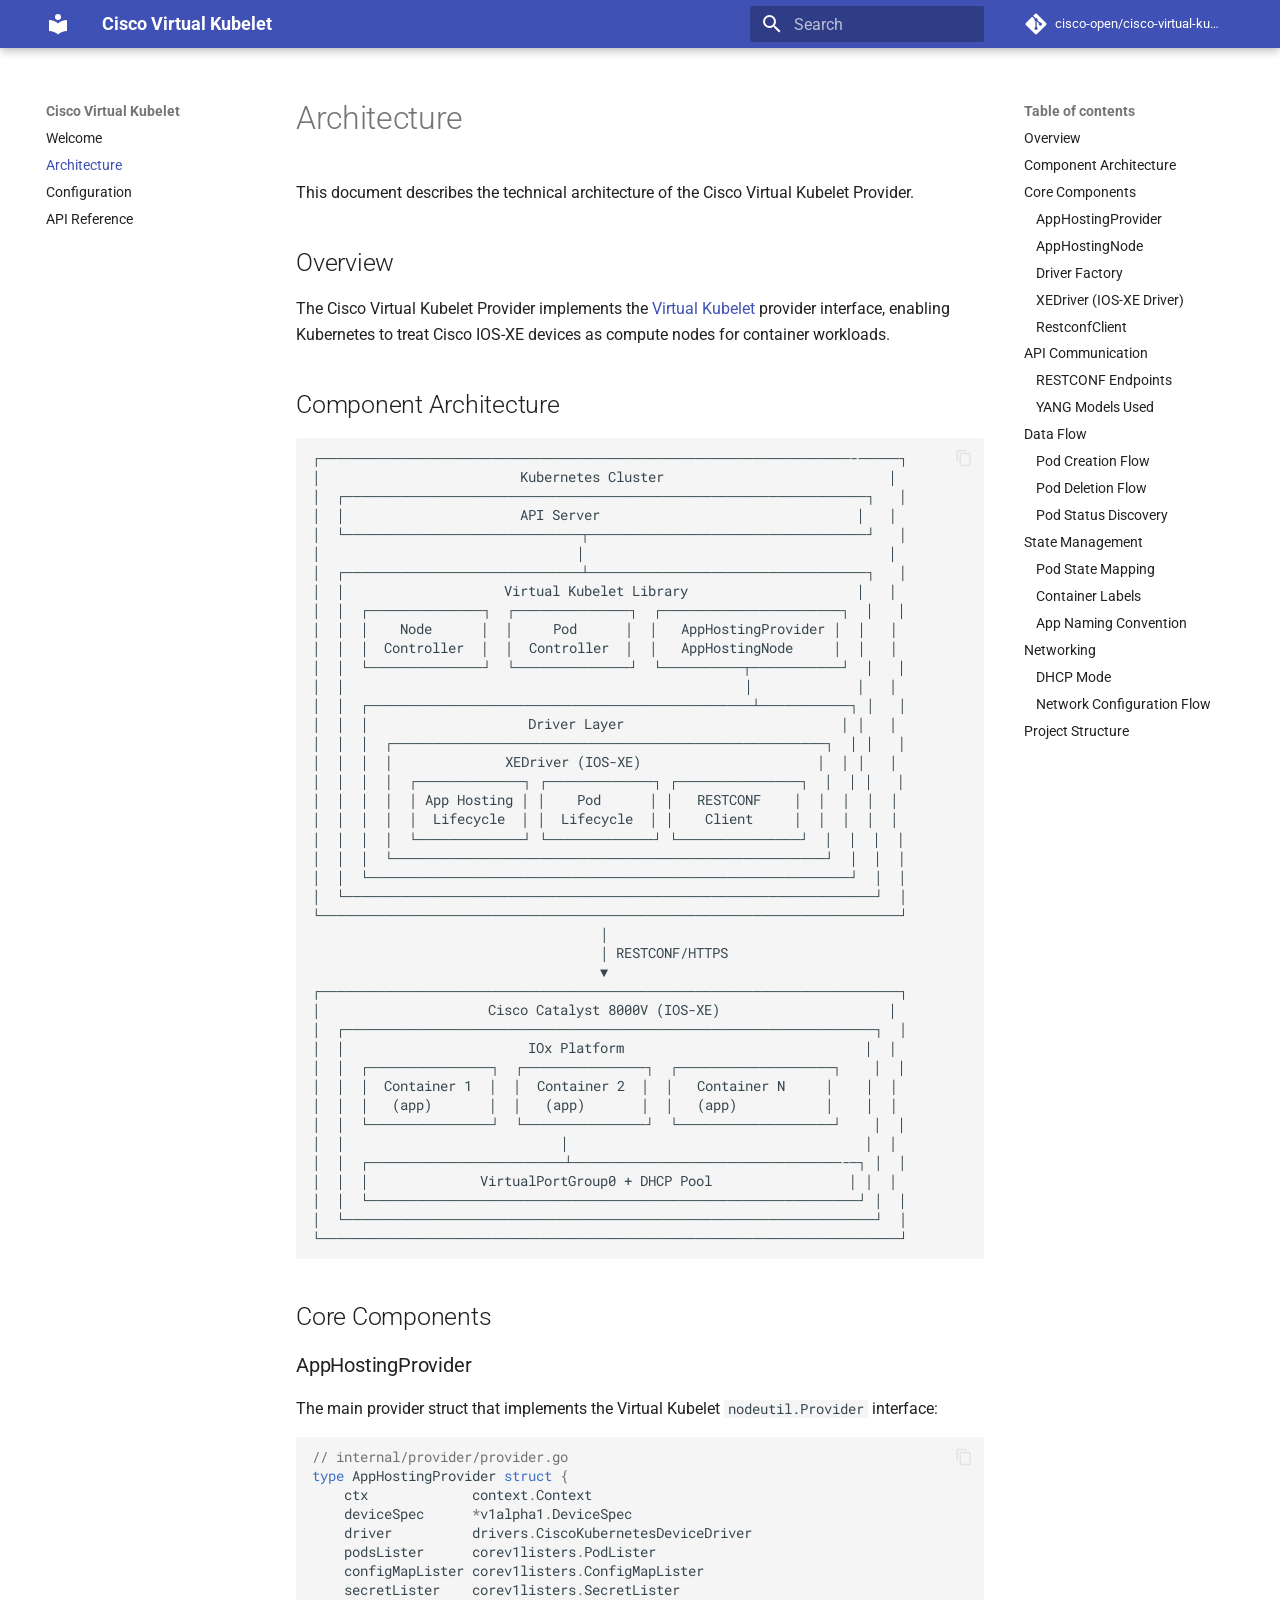
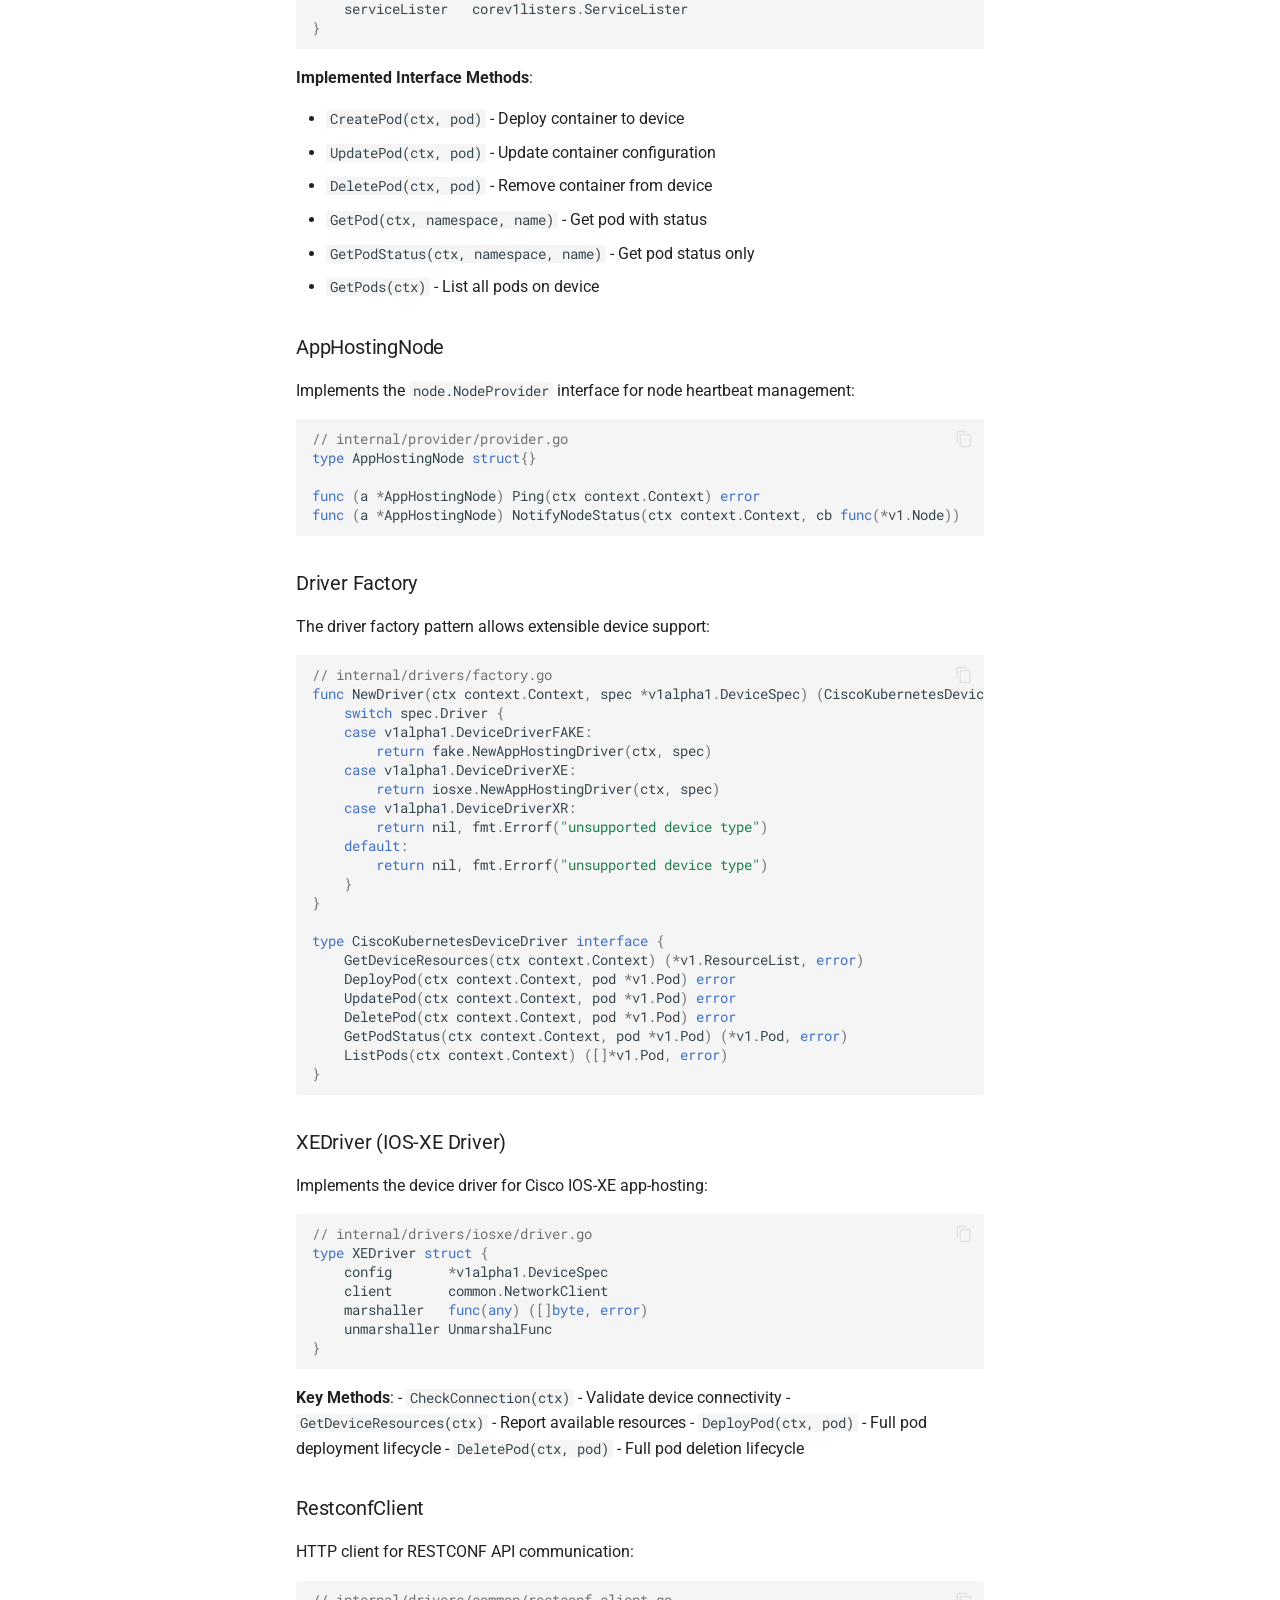
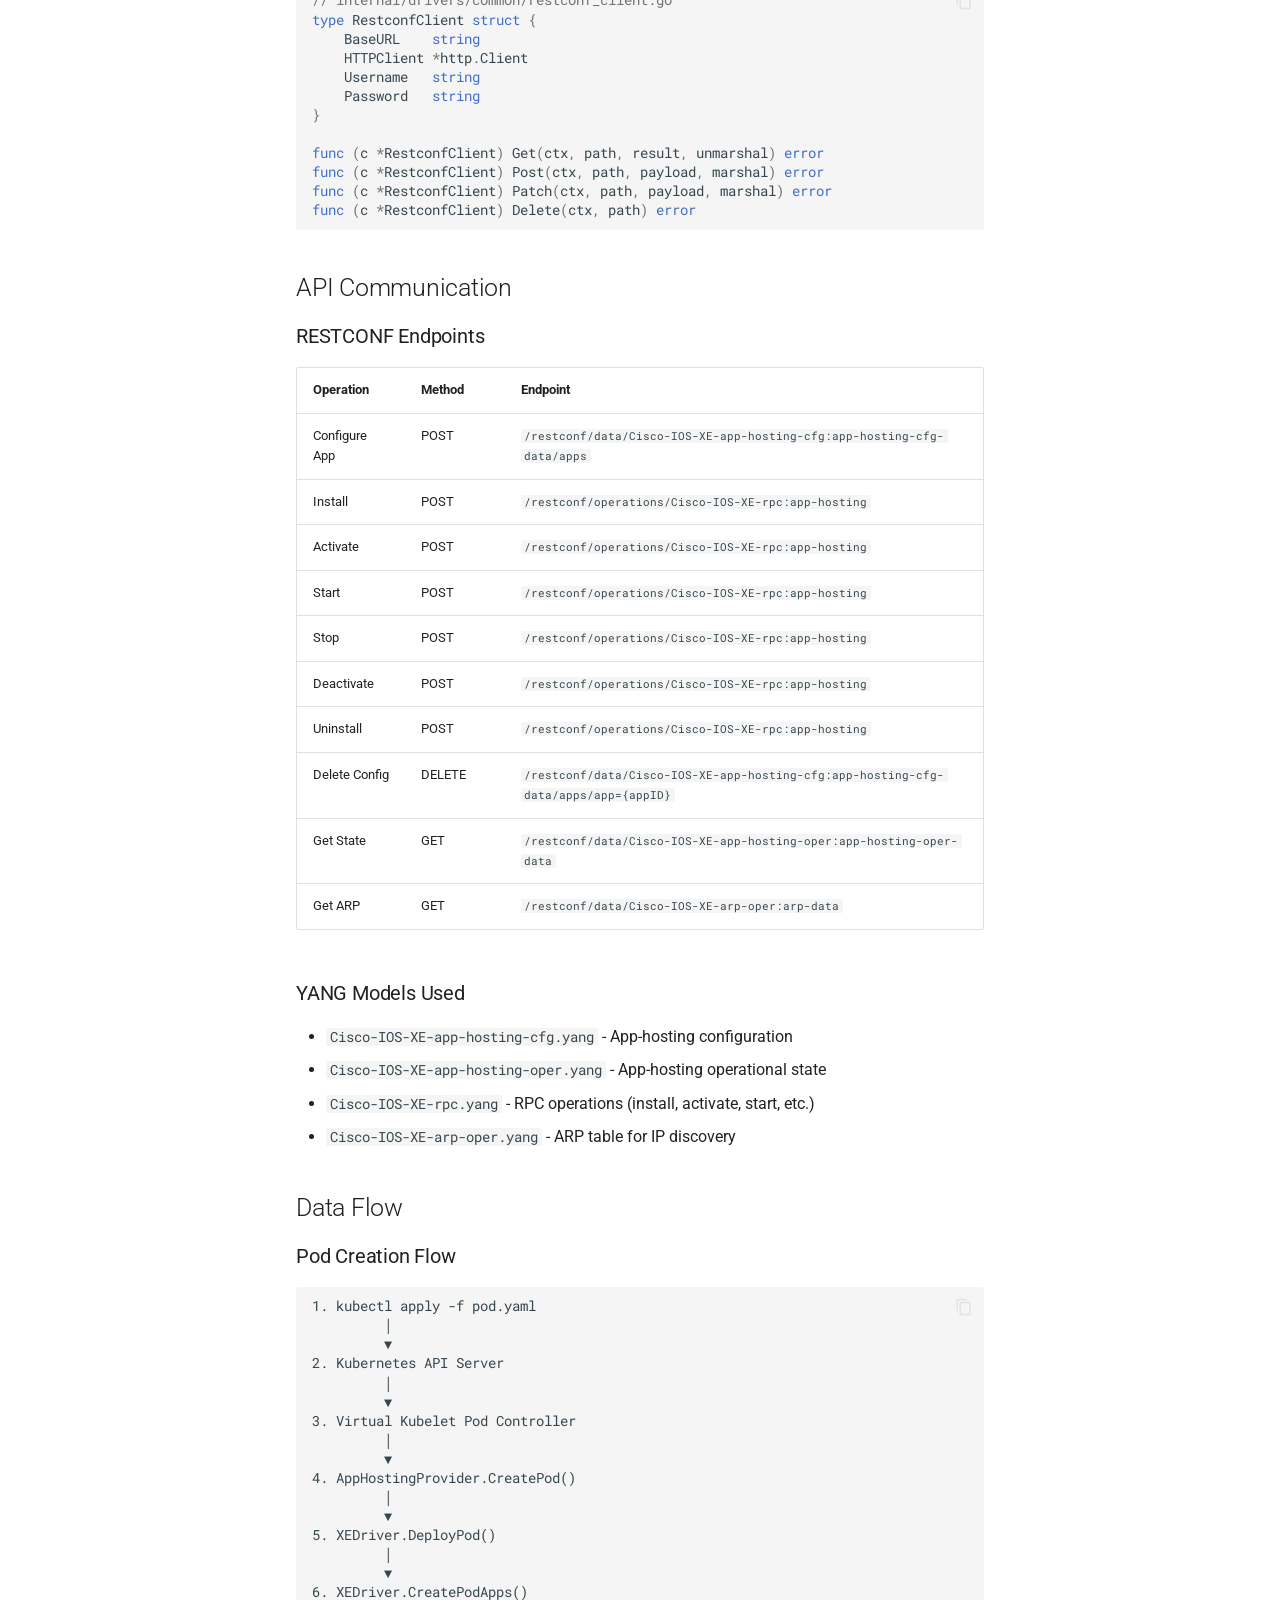
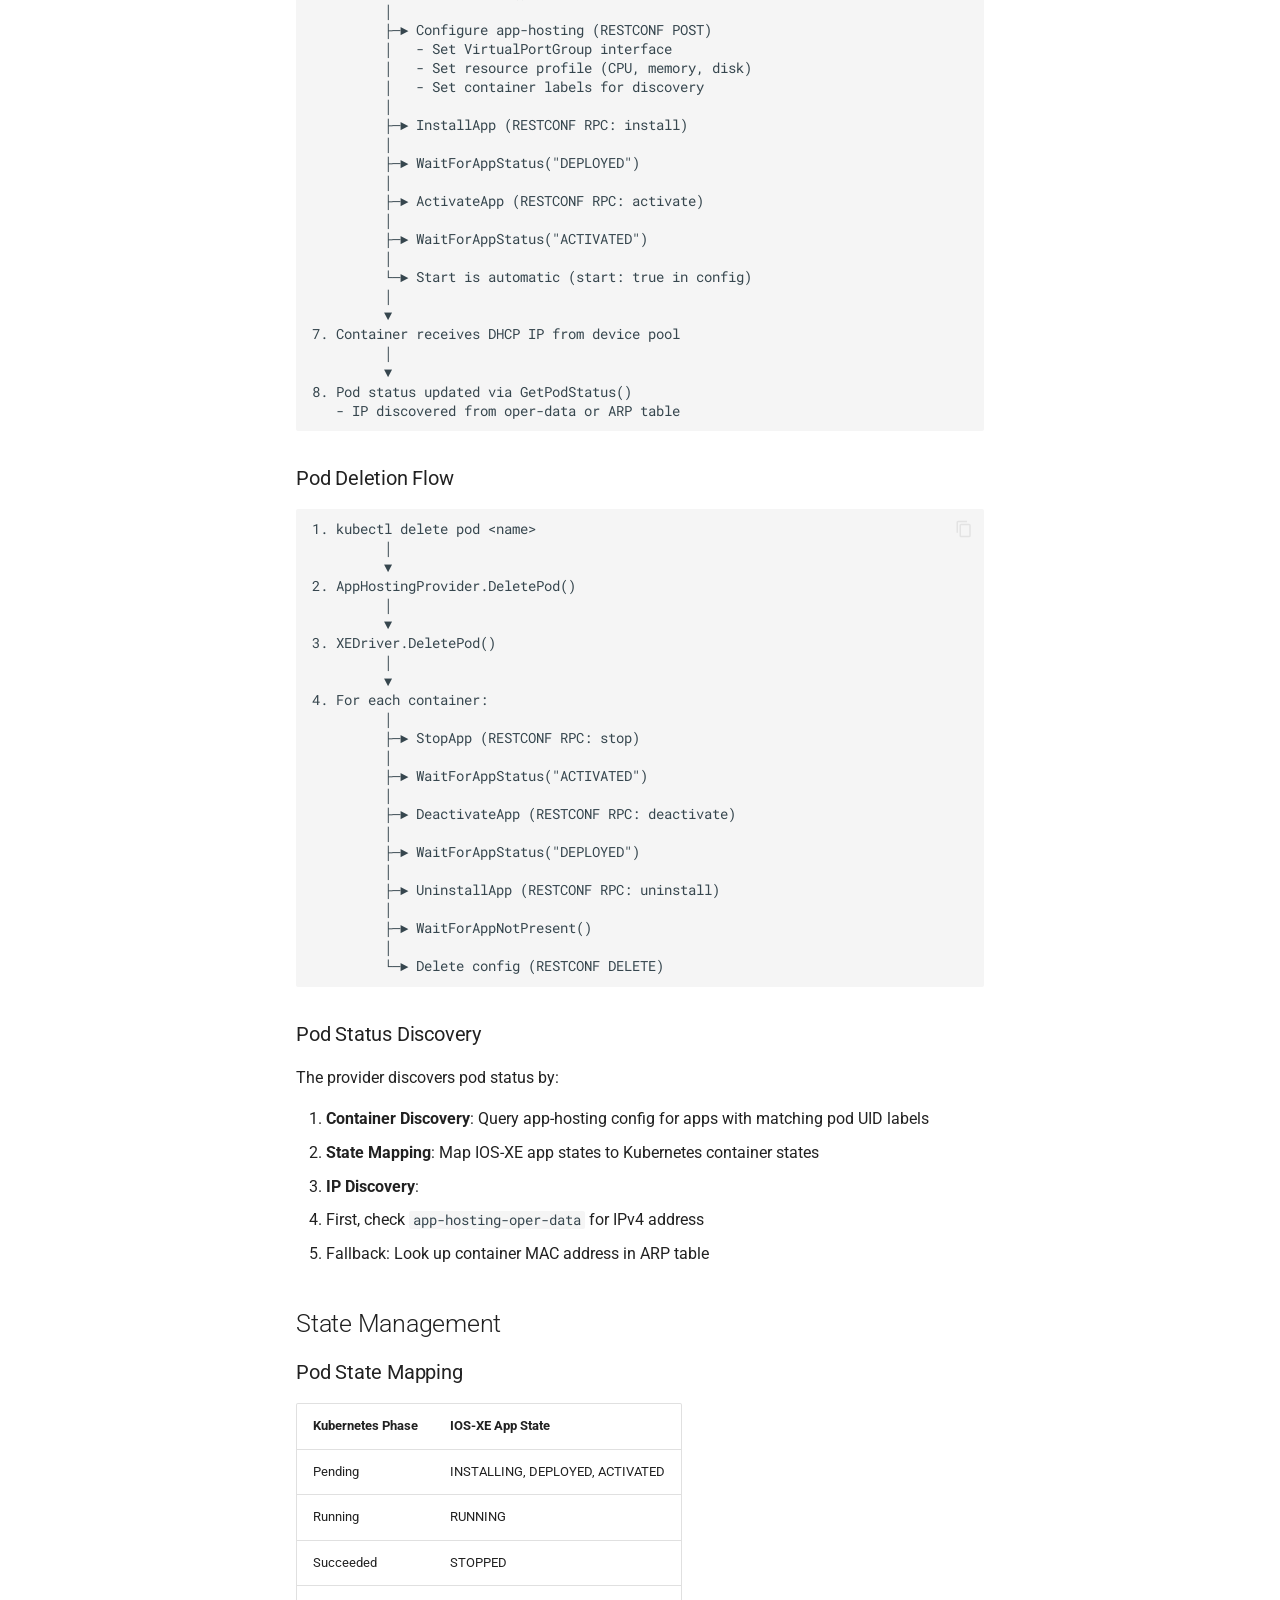
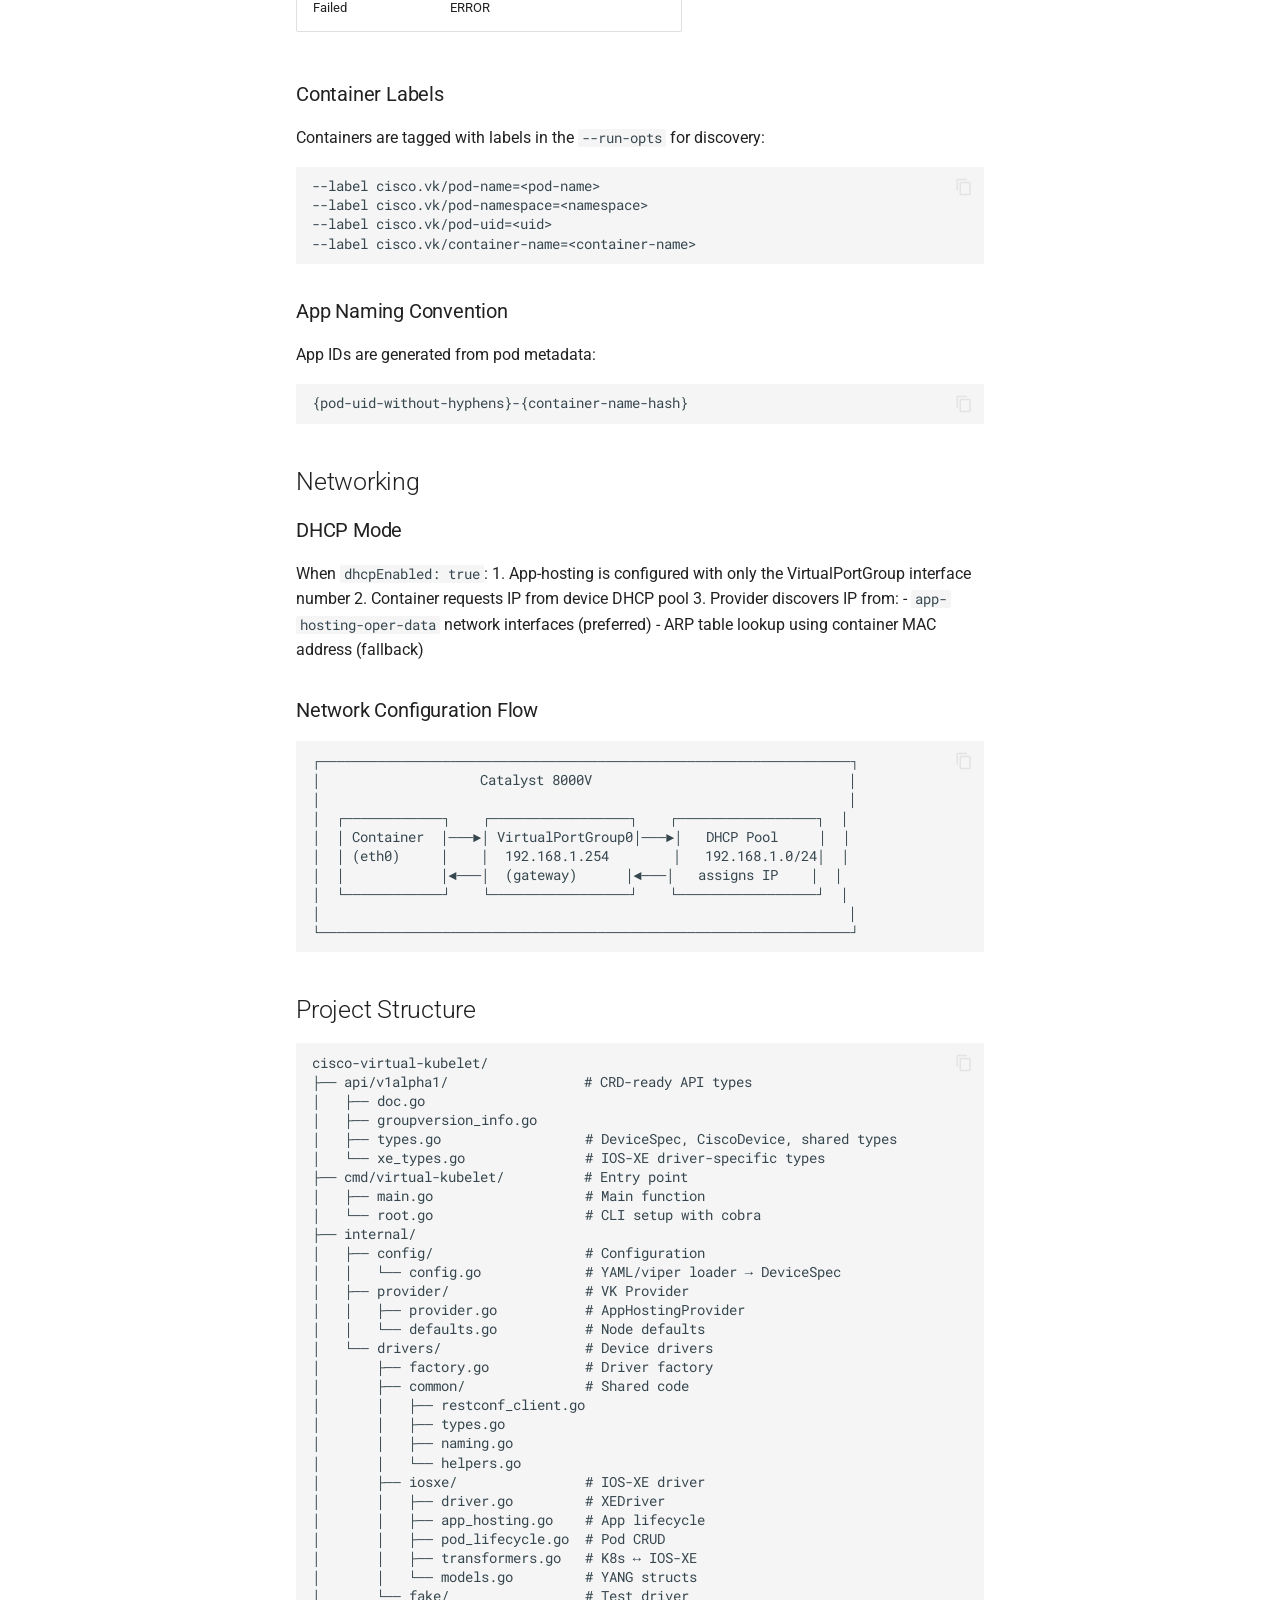
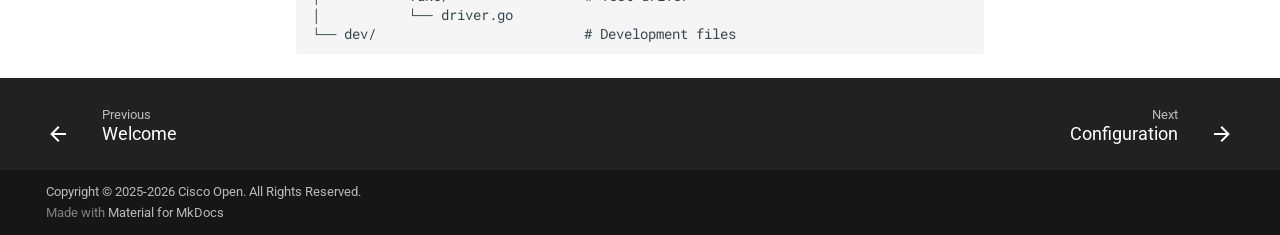
<file: docs/ARCHITECTURE/index.html>
<!doctype html>
<html lang="en" class="no-js">
  <head>
    
      <meta charset="utf-8">
      <meta name="viewport" content="width=device-width,initial-scale=1">
      
        <meta name="description" content="A Virtual Kubelet provider that enables Kubernetes to schedule container workloads on Cisco Catalyst series switches and IOS-XE devices with App-Hosting capabilities.">
      
      
      
        <link rel="canonical" href="https://cisco-open.github.io/cisco-virtual-kubelet/docs/ARCHITECTURE/">
      
      
        <link rel="prev" href="..">
      
      
        <link rel="next" href="../CONFIGURATION/">
      
      
      <link rel="icon" href="../assets/images/favicon.png">
      <meta name="generator" content="mkdocs-1.6.1, mkdocs-material-9.6.23">
    
    
      
        <title>Architecture - Cisco Virtual Kubelet</title>
      
    
    
      <link rel="stylesheet" href="../assets/stylesheets/main.84d31ad4.min.css">
      
      


    
    
      
    
    
      
        
        
        <link rel="preconnect" href="https://fonts.gstatic.com" crossorigin>
        <link rel="stylesheet" href="https://fonts.googleapis.com/css?family=Roboto:300,300i,400,400i,700,700i%7CRoboto+Mono:400,400i,700,700i&display=fallback">
        <style>:root{--md-text-font:"Roboto";--md-code-font:"Roboto Mono"}</style>
      
    
    
    <script>__md_scope=new URL("..",location),__md_hash=e=>[...e].reduce(((e,_)=>(e<<5)-e+_.charCodeAt(0)),0),__md_get=(e,_=localStorage,t=__md_scope)=>JSON.parse(_.getItem(t.pathname+"."+e)),__md_set=(e,_,t=localStorage,a=__md_scope)=>{try{t.setItem(a.pathname+"."+e,JSON.stringify(_))}catch(e){}}</script>
    
      

    
    
    
  </head>
  
  
    <body dir="ltr">
  
    
    <input class="md-toggle" data-md-toggle="drawer" type="checkbox" id="__drawer" autocomplete="off">
    <input class="md-toggle" data-md-toggle="search" type="checkbox" id="__search" autocomplete="off">
    <label class="md-overlay" for="__drawer"></label>
    <div data-md-component="skip">
      
        
        <a href="#architecture" class="md-skip">
          Skip to content
        </a>
      
    </div>
    <div data-md-component="announce">
      
    </div>
    
    
      

  

<header class="md-header md-header--shadow" data-md-component="header">
  <nav class="md-header__inner md-grid" aria-label="Header">
    <a href="/cisco-virtual-kubelet/" title="Cisco Virtual Kubelet" class="md-header__button md-logo" aria-label="Cisco Virtual Kubelet" data-md-component="logo">
      
  
  <svg xmlns="http://www.w3.org/2000/svg" viewBox="0 0 24 24"><path d="M12 8a3 3 0 0 0 3-3 3 3 0 0 0-3-3 3 3 0 0 0-3 3 3 3 0 0 0 3 3m0 3.54C9.64 9.35 6.5 8 3 8v11c3.5 0 6.64 1.35 9 3.54 2.36-2.19 5.5-3.54 9-3.54V8c-3.5 0-6.64 1.35-9 3.54"/></svg>

    </a>
    <label class="md-header__button md-icon" for="__drawer">
      
      <svg xmlns="http://www.w3.org/2000/svg" viewBox="0 0 24 24"><path d="M3 6h18v2H3zm0 5h18v2H3zm0 5h18v2H3z"/></svg>
    </label>
    <div class="md-header__title" data-md-component="header-title">
      <div class="md-header__ellipsis">
        <div class="md-header__topic">
          <span class="md-ellipsis">
            Cisco Virtual Kubelet
          </span>
        </div>
        <div class="md-header__topic" data-md-component="header-topic">
          <span class="md-ellipsis">
            
              Architecture
            
          </span>
        </div>
      </div>
    </div>
    
    
      <script>var palette=__md_get("__palette");if(palette&&palette.color){if("(prefers-color-scheme)"===palette.color.media){var media=matchMedia("(prefers-color-scheme: light)"),input=document.querySelector(media.matches?"[data-md-color-media='(prefers-color-scheme: light)']":"[data-md-color-media='(prefers-color-scheme: dark)']");palette.color.media=input.getAttribute("data-md-color-media"),palette.color.scheme=input.getAttribute("data-md-color-scheme"),palette.color.primary=input.getAttribute("data-md-color-primary"),palette.color.accent=input.getAttribute("data-md-color-accent")}for(var[key,value]of Object.entries(palette.color))document.body.setAttribute("data-md-color-"+key,value)}</script>
    
    
    
      
      
        <label class="md-header__button md-icon" for="__search">
          
          <svg xmlns="http://www.w3.org/2000/svg" viewBox="0 0 24 24"><path d="M9.5 3A6.5 6.5 0 0 1 16 9.5c0 1.61-.59 3.09-1.56 4.23l.27.27h.79l5 5-1.5 1.5-5-5v-.79l-.27-.27A6.52 6.52 0 0 1 9.5 16 6.5 6.5 0 0 1 3 9.5 6.5 6.5 0 0 1 9.5 3m0 2C7 5 5 7 5 9.5S7 14 9.5 14 14 12 14 9.5 12 5 9.5 5"/></svg>
        </label>
        <div class="md-search" data-md-component="search" role="dialog">
  <label class="md-search__overlay" for="__search"></label>
  <div class="md-search__inner" role="search">
    <form class="md-search__form" name="search">
      <input type="text" class="md-search__input" name="query" aria-label="Search" placeholder="Search" autocapitalize="off" autocorrect="off" autocomplete="off" spellcheck="false" data-md-component="search-query" required>
      <label class="md-search__icon md-icon" for="__search">
        
        <svg xmlns="http://www.w3.org/2000/svg" viewBox="0 0 24 24"><path d="M9.5 3A6.5 6.5 0 0 1 16 9.5c0 1.61-.59 3.09-1.56 4.23l.27.27h.79l5 5-1.5 1.5-5-5v-.79l-.27-.27A6.52 6.52 0 0 1 9.5 16 6.5 6.5 0 0 1 3 9.5 6.5 6.5 0 0 1 9.5 3m0 2C7 5 5 7 5 9.5S7 14 9.5 14 14 12 14 9.5 12 5 9.5 5"/></svg>
        
        <svg xmlns="http://www.w3.org/2000/svg" viewBox="0 0 24 24"><path d="M20 11v2H8l5.5 5.5-1.42 1.42L4.16 12l7.92-7.92L13.5 5.5 8 11z"/></svg>
      </label>
      <nav class="md-search__options" aria-label="Search">
        
          <a href="javascript:void(0)" class="md-search__icon md-icon" title="Share" aria-label="Share" data-clipboard data-clipboard-text="" data-md-component="search-share" tabindex="-1">
            
            <svg xmlns="http://www.w3.org/2000/svg" viewBox="0 0 24 24"><path d="M18 16.08c-.76 0-1.44.3-1.96.77L8.91 12.7c.05-.23.09-.46.09-.7s-.04-.47-.09-.7l7.05-4.11c.54.5 1.25.81 2.04.81a3 3 0 0 0 3-3 3 3 0 0 0-3-3 3 3 0 0 0-3 3c0 .24.04.47.09.7L8.04 9.81C7.5 9.31 6.79 9 6 9a3 3 0 0 0-3 3 3 3 0 0 0 3 3c.79 0 1.5-.31 2.04-.81l7.12 4.15c-.05.21-.08.43-.08.66 0 1.61 1.31 2.91 2.92 2.91s2.92-1.3 2.92-2.91A2.92 2.92 0 0 0 18 16.08"/></svg>
          </a>
        
        <button type="reset" class="md-search__icon md-icon" title="Clear" aria-label="Clear" tabindex="-1">
          
          <svg xmlns="http://www.w3.org/2000/svg" viewBox="0 0 24 24"><path d="M19 6.41 17.59 5 12 10.59 6.41 5 5 6.41 10.59 12 5 17.59 6.41 19 12 13.41 17.59 19 19 17.59 13.41 12z"/></svg>
        </button>
      </nav>
      
    </form>
    <div class="md-search__output">
      <div class="md-search__scrollwrap" tabindex="0" data-md-scrollfix>
        <div class="md-search-result" data-md-component="search-result">
          <div class="md-search-result__meta">
            Initializing search
          </div>
          <ol class="md-search-result__list" role="presentation"></ol>
        </div>
      </div>
    </div>
  </div>
</div>
      
    
    
      <div class="md-header__source">
        <a href="https://github.com/cisco-open/cisco-virtual-kubelet" title="Go to repository" class="md-source" data-md-component="source">
  <div class="md-source__icon md-icon">
    
    <svg xmlns="http://www.w3.org/2000/svg" viewBox="0 0 448 512"><!--! Font Awesome Free 7.1.0 by @fontawesome - https://fontawesome.com License - https://fontawesome.com/license/free (Icons: CC BY 4.0, Fonts: SIL OFL 1.1, Code: MIT License) Copyright 2025 Fonticons, Inc.--><path d="M439.6 236.1 244 40.5c-5.4-5.5-12.8-8.5-20.4-8.5s-15 3-20.4 8.4L162.5 81l51.5 51.5c27.1-9.1 52.7 16.8 43.4 43.7l49.7 49.7c34.2-11.8 61.2 31 35.5 56.7-26.5 26.5-70.2-2.9-56-37.3L240.3 199v121.9c25.3 12.5 22.3 41.8 9.1 55-6.4 6.4-15.2 10.1-24.3 10.1s-17.8-3.6-24.3-10.1c-17.6-17.6-11.1-46.9 11.2-56v-123c-20.8-8.5-24.6-30.7-18.6-45L142.6 101 8.5 235.1C3 240.6 0 247.9 0 255.5s3 15 8.5 20.4l195.6 195.7c5.4 5.4 12.7 8.4 20.4 8.4s15-3 20.4-8.4l194.7-194.7c5.4-5.4 8.4-12.8 8.4-20.4s-3-15-8.4-20.4"/></svg>
  </div>
  <div class="md-source__repository">
    cisco-open/cisco-virtual-kubelet
  </div>
</a>
      </div>
    
  </nav>
  
</header>
    
    <div class="md-container" data-md-component="container">
      
      
        
          
        
      
      <main class="md-main" data-md-component="main">
        <div class="md-main__inner md-grid">
          
            
              
              <div class="md-sidebar md-sidebar--primary" data-md-component="sidebar" data-md-type="navigation" >
                <div class="md-sidebar__scrollwrap">
                  <div class="md-sidebar__inner">
                    



<nav class="md-nav md-nav--primary" aria-label="Navigation" data-md-level="0">
  <label class="md-nav__title" for="__drawer">
    <a href="/cisco-virtual-kubelet/" title="Cisco Virtual Kubelet" class="md-nav__button md-logo" aria-label="Cisco Virtual Kubelet" data-md-component="logo">
      
  
  <svg xmlns="http://www.w3.org/2000/svg" viewBox="0 0 24 24"><path d="M12 8a3 3 0 0 0 3-3 3 3 0 0 0-3-3 3 3 0 0 0-3 3 3 3 0 0 0 3 3m0 3.54C9.64 9.35 6.5 8 3 8v11c3.5 0 6.64 1.35 9 3.54 2.36-2.19 5.5-3.54 9-3.54V8c-3.5 0-6.64 1.35-9 3.54"/></svg>

    </a>
    Cisco Virtual Kubelet
  </label>
  
    <div class="md-nav__source">
      <a href="https://github.com/cisco-open/cisco-virtual-kubelet" title="Go to repository" class="md-source" data-md-component="source">
  <div class="md-source__icon md-icon">
    
    <svg xmlns="http://www.w3.org/2000/svg" viewBox="0 0 448 512"><!--! Font Awesome Free 7.1.0 by @fontawesome - https://fontawesome.com License - https://fontawesome.com/license/free (Icons: CC BY 4.0, Fonts: SIL OFL 1.1, Code: MIT License) Copyright 2025 Fonticons, Inc.--><path d="M439.6 236.1 244 40.5c-5.4-5.5-12.8-8.5-20.4-8.5s-15 3-20.4 8.4L162.5 81l51.5 51.5c27.1-9.1 52.7 16.8 43.4 43.7l49.7 49.7c34.2-11.8 61.2 31 35.5 56.7-26.5 26.5-70.2-2.9-56-37.3L240.3 199v121.9c25.3 12.5 22.3 41.8 9.1 55-6.4 6.4-15.2 10.1-24.3 10.1s-17.8-3.6-24.3-10.1c-17.6-17.6-11.1-46.9 11.2-56v-123c-20.8-8.5-24.6-30.7-18.6-45L142.6 101 8.5 235.1C3 240.6 0 247.9 0 255.5s3 15 8.5 20.4l195.6 195.7c5.4 5.4 12.7 8.4 20.4 8.4s15-3 20.4-8.4l194.7-194.7c5.4-5.4 8.4-12.8 8.4-20.4s-3-15-8.4-20.4"/></svg>
  </div>
  <div class="md-source__repository">
    cisco-open/cisco-virtual-kubelet
  </div>
</a>
    </div>
  
  <ul class="md-nav__list" data-md-scrollfix>
    
      
      
  
  
  
  
    <li class="md-nav__item">
      <a href=".." class="md-nav__link">
        
  
  
  <span class="md-ellipsis">
    Welcome
    
  </span>
  

      </a>
    </li>
  

    
      
      
  
  
    
  
  
  
    <li class="md-nav__item md-nav__item--active">
      
      <input class="md-nav__toggle md-toggle" type="checkbox" id="__toc">
      
      
        
      
      
        <label class="md-nav__link md-nav__link--active" for="__toc">
          
  
  
  <span class="md-ellipsis">
    Architecture
    
  </span>
  

          <span class="md-nav__icon md-icon"></span>
        </label>
      
      <a href="./" class="md-nav__link md-nav__link--active">
        
  
  
  <span class="md-ellipsis">
    Architecture
    
  </span>
  

      </a>
      
        

<nav class="md-nav md-nav--secondary" aria-label="Table of contents">
  
  
  
    
  
  
    <label class="md-nav__title" for="__toc">
      <span class="md-nav__icon md-icon"></span>
      Table of contents
    </label>
    <ul class="md-nav__list" data-md-component="toc" data-md-scrollfix>
      
        <li class="md-nav__item">
  <a href="#overview" class="md-nav__link">
    <span class="md-ellipsis">
      Overview
    </span>
  </a>
  
</li>
      
        <li class="md-nav__item">
  <a href="#component-architecture" class="md-nav__link">
    <span class="md-ellipsis">
      Component Architecture
    </span>
  </a>
  
</li>
      
        <li class="md-nav__item">
  <a href="#core-components" class="md-nav__link">
    <span class="md-ellipsis">
      Core Components
    </span>
  </a>
  
    <nav class="md-nav" aria-label="Core Components">
      <ul class="md-nav__list">
        
          <li class="md-nav__item">
  <a href="#apphostingprovider" class="md-nav__link">
    <span class="md-ellipsis">
      AppHostingProvider
    </span>
  </a>
  
</li>
        
          <li class="md-nav__item">
  <a href="#apphostingnode" class="md-nav__link">
    <span class="md-ellipsis">
      AppHostingNode
    </span>
  </a>
  
</li>
        
          <li class="md-nav__item">
  <a href="#driver-factory" class="md-nav__link">
    <span class="md-ellipsis">
      Driver Factory
    </span>
  </a>
  
</li>
        
          <li class="md-nav__item">
  <a href="#xedriver-ios-xe-driver" class="md-nav__link">
    <span class="md-ellipsis">
      XEDriver (IOS-XE Driver)
    </span>
  </a>
  
</li>
        
          <li class="md-nav__item">
  <a href="#restconfclient" class="md-nav__link">
    <span class="md-ellipsis">
      RestconfClient
    </span>
  </a>
  
</li>
        
      </ul>
    </nav>
  
</li>
      
        <li class="md-nav__item">
  <a href="#api-communication" class="md-nav__link">
    <span class="md-ellipsis">
      API Communication
    </span>
  </a>
  
    <nav class="md-nav" aria-label="API Communication">
      <ul class="md-nav__list">
        
          <li class="md-nav__item">
  <a href="#restconf-endpoints" class="md-nav__link">
    <span class="md-ellipsis">
      RESTCONF Endpoints
    </span>
  </a>
  
</li>
        
          <li class="md-nav__item">
  <a href="#yang-models-used" class="md-nav__link">
    <span class="md-ellipsis">
      YANG Models Used
    </span>
  </a>
  
</li>
        
      </ul>
    </nav>
  
</li>
      
        <li class="md-nav__item">
  <a href="#data-flow" class="md-nav__link">
    <span class="md-ellipsis">
      Data Flow
    </span>
  </a>
  
    <nav class="md-nav" aria-label="Data Flow">
      <ul class="md-nav__list">
        
          <li class="md-nav__item">
  <a href="#pod-creation-flow" class="md-nav__link">
    <span class="md-ellipsis">
      Pod Creation Flow
    </span>
  </a>
  
</li>
        
          <li class="md-nav__item">
  <a href="#pod-deletion-flow" class="md-nav__link">
    <span class="md-ellipsis">
      Pod Deletion Flow
    </span>
  </a>
  
</li>
        
          <li class="md-nav__item">
  <a href="#pod-status-discovery" class="md-nav__link">
    <span class="md-ellipsis">
      Pod Status Discovery
    </span>
  </a>
  
</li>
        
      </ul>
    </nav>
  
</li>
      
        <li class="md-nav__item">
  <a href="#state-management" class="md-nav__link">
    <span class="md-ellipsis">
      State Management
    </span>
  </a>
  
    <nav class="md-nav" aria-label="State Management">
      <ul class="md-nav__list">
        
          <li class="md-nav__item">
  <a href="#pod-state-mapping" class="md-nav__link">
    <span class="md-ellipsis">
      Pod State Mapping
    </span>
  </a>
  
</li>
        
          <li class="md-nav__item">
  <a href="#container-labels" class="md-nav__link">
    <span class="md-ellipsis">
      Container Labels
    </span>
  </a>
  
</li>
        
          <li class="md-nav__item">
  <a href="#app-naming-convention" class="md-nav__link">
    <span class="md-ellipsis">
      App Naming Convention
    </span>
  </a>
  
</li>
        
      </ul>
    </nav>
  
</li>
      
        <li class="md-nav__item">
  <a href="#networking" class="md-nav__link">
    <span class="md-ellipsis">
      Networking
    </span>
  </a>
  
    <nav class="md-nav" aria-label="Networking">
      <ul class="md-nav__list">
        
          <li class="md-nav__item">
  <a href="#dhcp-mode" class="md-nav__link">
    <span class="md-ellipsis">
      DHCP Mode
    </span>
  </a>
  
</li>
        
          <li class="md-nav__item">
  <a href="#network-configuration-flow" class="md-nav__link">
    <span class="md-ellipsis">
      Network Configuration Flow
    </span>
  </a>
  
</li>
        
      </ul>
    </nav>
  
</li>
      
        <li class="md-nav__item">
  <a href="#project-structure" class="md-nav__link">
    <span class="md-ellipsis">
      Project Structure
    </span>
  </a>
  
</li>
      
    </ul>
  
</nav>
      
    </li>
  

    
      
      
  
  
  
  
    <li class="md-nav__item">
      <a href="../CONFIGURATION/" class="md-nav__link">
        
  
  
  <span class="md-ellipsis">
    Configuration
    
  </span>
  

      </a>
    </li>
  

    
      
      
  
  
  
  
    <li class="md-nav__item">
      <a href="../API/" class="md-nav__link">
        
  
  
  <span class="md-ellipsis">
    API Reference
    
  </span>
  

      </a>
    </li>
  

    
  </ul>
</nav>
                  </div>
                </div>
              </div>
            
            
              
              <div class="md-sidebar md-sidebar--secondary" data-md-component="sidebar" data-md-type="toc" >
                <div class="md-sidebar__scrollwrap">
                  <div class="md-sidebar__inner">
                    

<nav class="md-nav md-nav--secondary" aria-label="Table of contents">
  
  
  
    
  
  
    <label class="md-nav__title" for="__toc">
      <span class="md-nav__icon md-icon"></span>
      Table of contents
    </label>
    <ul class="md-nav__list" data-md-component="toc" data-md-scrollfix>
      
        <li class="md-nav__item">
  <a href="#overview" class="md-nav__link">
    <span class="md-ellipsis">
      Overview
    </span>
  </a>
  
</li>
      
        <li class="md-nav__item">
  <a href="#component-architecture" class="md-nav__link">
    <span class="md-ellipsis">
      Component Architecture
    </span>
  </a>
  
</li>
      
        <li class="md-nav__item">
  <a href="#core-components" class="md-nav__link">
    <span class="md-ellipsis">
      Core Components
    </span>
  </a>
  
    <nav class="md-nav" aria-label="Core Components">
      <ul class="md-nav__list">
        
          <li class="md-nav__item">
  <a href="#apphostingprovider" class="md-nav__link">
    <span class="md-ellipsis">
      AppHostingProvider
    </span>
  </a>
  
</li>
        
          <li class="md-nav__item">
  <a href="#apphostingnode" class="md-nav__link">
    <span class="md-ellipsis">
      AppHostingNode
    </span>
  </a>
  
</li>
        
          <li class="md-nav__item">
  <a href="#driver-factory" class="md-nav__link">
    <span class="md-ellipsis">
      Driver Factory
    </span>
  </a>
  
</li>
        
          <li class="md-nav__item">
  <a href="#xedriver-ios-xe-driver" class="md-nav__link">
    <span class="md-ellipsis">
      XEDriver (IOS-XE Driver)
    </span>
  </a>
  
</li>
        
          <li class="md-nav__item">
  <a href="#restconfclient" class="md-nav__link">
    <span class="md-ellipsis">
      RestconfClient
    </span>
  </a>
  
</li>
        
      </ul>
    </nav>
  
</li>
      
        <li class="md-nav__item">
  <a href="#api-communication" class="md-nav__link">
    <span class="md-ellipsis">
      API Communication
    </span>
  </a>
  
    <nav class="md-nav" aria-label="API Communication">
      <ul class="md-nav__list">
        
          <li class="md-nav__item">
  <a href="#restconf-endpoints" class="md-nav__link">
    <span class="md-ellipsis">
      RESTCONF Endpoints
    </span>
  </a>
  
</li>
        
          <li class="md-nav__item">
  <a href="#yang-models-used" class="md-nav__link">
    <span class="md-ellipsis">
      YANG Models Used
    </span>
  </a>
  
</li>
        
      </ul>
    </nav>
  
</li>
      
        <li class="md-nav__item">
  <a href="#data-flow" class="md-nav__link">
    <span class="md-ellipsis">
      Data Flow
    </span>
  </a>
  
    <nav class="md-nav" aria-label="Data Flow">
      <ul class="md-nav__list">
        
          <li class="md-nav__item">
  <a href="#pod-creation-flow" class="md-nav__link">
    <span class="md-ellipsis">
      Pod Creation Flow
    </span>
  </a>
  
</li>
        
          <li class="md-nav__item">
  <a href="#pod-deletion-flow" class="md-nav__link">
    <span class="md-ellipsis">
      Pod Deletion Flow
    </span>
  </a>
  
</li>
        
          <li class="md-nav__item">
  <a href="#pod-status-discovery" class="md-nav__link">
    <span class="md-ellipsis">
      Pod Status Discovery
    </span>
  </a>
  
</li>
        
      </ul>
    </nav>
  
</li>
      
        <li class="md-nav__item">
  <a href="#state-management" class="md-nav__link">
    <span class="md-ellipsis">
      State Management
    </span>
  </a>
  
    <nav class="md-nav" aria-label="State Management">
      <ul class="md-nav__list">
        
          <li class="md-nav__item">
  <a href="#pod-state-mapping" class="md-nav__link">
    <span class="md-ellipsis">
      Pod State Mapping
    </span>
  </a>
  
</li>
        
          <li class="md-nav__item">
  <a href="#container-labels" class="md-nav__link">
    <span class="md-ellipsis">
      Container Labels
    </span>
  </a>
  
</li>
        
          <li class="md-nav__item">
  <a href="#app-naming-convention" class="md-nav__link">
    <span class="md-ellipsis">
      App Naming Convention
    </span>
  </a>
  
</li>
        
      </ul>
    </nav>
  
</li>
      
        <li class="md-nav__item">
  <a href="#networking" class="md-nav__link">
    <span class="md-ellipsis">
      Networking
    </span>
  </a>
  
    <nav class="md-nav" aria-label="Networking">
      <ul class="md-nav__list">
        
          <li class="md-nav__item">
  <a href="#dhcp-mode" class="md-nav__link">
    <span class="md-ellipsis">
      DHCP Mode
    </span>
  </a>
  
</li>
        
          <li class="md-nav__item">
  <a href="#network-configuration-flow" class="md-nav__link">
    <span class="md-ellipsis">
      Network Configuration Flow
    </span>
  </a>
  
</li>
        
      </ul>
    </nav>
  
</li>
      
        <li class="md-nav__item">
  <a href="#project-structure" class="md-nav__link">
    <span class="md-ellipsis">
      Project Structure
    </span>
  </a>
  
</li>
      
    </ul>
  
</nav>
                  </div>
                </div>
              </div>
            
          
          
            <div class="md-content" data-md-component="content">
              <article class="md-content__inner md-typeset">
                
                  



<h1 id="architecture">Architecture</h1>
<p>This document describes the technical architecture of the Cisco Virtual Kubelet Provider.</p>
<h2 id="overview">Overview</h2>
<p>The Cisco Virtual Kubelet Provider implements the <a href="https://github.com/virtual-kubelet/virtual-kubelet">Virtual Kubelet</a> provider interface, enabling Kubernetes to treat Cisco IOS-XE devices as compute nodes for container workloads.</p>
<h2 id="component-architecture">Component Architecture</h2>
<div class="language-text highlight"><pre><span></span><code><span id="__span-0-1"><a id="__codelineno-0-1" name="__codelineno-0-1" href="#__codelineno-0-1"></a>┌─────────────────────────────────────────────────────────────────-─────┐
</span><span id="__span-0-2"><a id="__codelineno-0-2" name="__codelineno-0-2" href="#__codelineno-0-2"></a>│                         Kubernetes Cluster                            │
</span><span id="__span-0-3"><a id="__codelineno-0-3" name="__codelineno-0-3" href="#__codelineno-0-3"></a>│  ┌────────────────────────────────────────────────────────────────┐   │
</span><span id="__span-0-4"><a id="__codelineno-0-4" name="__codelineno-0-4" href="#__codelineno-0-4"></a>│  │                      API Server                                │   │
</span><span id="__span-0-5"><a id="__codelineno-0-5" name="__codelineno-0-5" href="#__codelineno-0-5"></a>│  └─────────────────────────────┬──────────────────────────────────┘   │
</span><span id="__span-0-6"><a id="__codelineno-0-6" name="__codelineno-0-6" href="#__codelineno-0-6"></a>│                                │                                      │
</span><span id="__span-0-7"><a id="__codelineno-0-7" name="__codelineno-0-7" href="#__codelineno-0-7"></a>│  ┌─────────────────────────────┴──────────────────────────────────┐   │
</span><span id="__span-0-8"><a id="__codelineno-0-8" name="__codelineno-0-8" href="#__codelineno-0-8"></a>│  │                    Virtual Kubelet Library                     │   │
</span><span id="__span-0-9"><a id="__codelineno-0-9" name="__codelineno-0-9" href="#__codelineno-0-9"></a>│  │  ┌──────────────┐  ┌──────────────┐  ┌──────────────────────┐  │   │
</span><span id="__span-0-10"><a id="__codelineno-0-10" name="__codelineno-0-10" href="#__codelineno-0-10"></a>│  │  │    Node      │  │     Pod      │  │   AppHostingProvider │  │   │
</span><span id="__span-0-11"><a id="__codelineno-0-11" name="__codelineno-0-11" href="#__codelineno-0-11"></a>│  │  │  Controller  │  │  Controller  │  │   AppHostingNode     │  │   │
</span><span id="__span-0-12"><a id="__codelineno-0-12" name="__codelineno-0-12" href="#__codelineno-0-12"></a>│  │  └──────────────┘  └──────────────┘  └──────────┬───────────┘  │   │
</span><span id="__span-0-13"><a id="__codelineno-0-13" name="__codelineno-0-13" href="#__codelineno-0-13"></a>│  │                                                  │             │   │
</span><span id="__span-0-14"><a id="__codelineno-0-14" name="__codelineno-0-14" href="#__codelineno-0-14"></a>│  │  ┌───────────────────────────────────────────────┴───────────┐ │   │
</span><span id="__span-0-15"><a id="__codelineno-0-15" name="__codelineno-0-15" href="#__codelineno-0-15"></a>│  │  │                    Driver Layer                           │ │   │
</span><span id="__span-0-16"><a id="__codelineno-0-16" name="__codelineno-0-16" href="#__codelineno-0-16"></a>│  │  │  ┌─────────────────────────────────────────────────────┐  │ │   │
</span><span id="__span-0-17"><a id="__codelineno-0-17" name="__codelineno-0-17" href="#__codelineno-0-17"></a>│  │  │  │              XEDriver (IOS-XE)                      │  │ │   │
</span><span id="__span-0-18"><a id="__codelineno-0-18" name="__codelineno-0-18" href="#__codelineno-0-18"></a>│  │  │  │  ┌─────────────┐ ┌─────────────┐ ┌───────────────┐  │  │ │   │
</span><span id="__span-0-19"><a id="__codelineno-0-19" name="__codelineno-0-19" href="#__codelineno-0-19"></a>│  │  │  │  │ App Hosting │ │    Pod      │ │   RESTCONF    │  │  │  │  │
</span><span id="__span-0-20"><a id="__codelineno-0-20" name="__codelineno-0-20" href="#__codelineno-0-20"></a>│  │  │  │  │  Lifecycle  │ │  Lifecycle  │ │    Client     │  │  │  │  │
</span><span id="__span-0-21"><a id="__codelineno-0-21" name="__codelineno-0-21" href="#__codelineno-0-21"></a>│  │  │  │  └─────────────┘ └─────────────┘ └───────────────┘  │  │  │  │
</span><span id="__span-0-22"><a id="__codelineno-0-22" name="__codelineno-0-22" href="#__codelineno-0-22"></a>│  │  │  └─────────────────────────────────────────────────────┘  │  │  │
</span><span id="__span-0-23"><a id="__codelineno-0-23" name="__codelineno-0-23" href="#__codelineno-0-23"></a>│  │  └───────────────────────────────────────────────────────────┘  │  │
</span><span id="__span-0-24"><a id="__codelineno-0-24" name="__codelineno-0-24" href="#__codelineno-0-24"></a>│  └─────────────────────────────────────────────────────────────────┘  │
</span><span id="__span-0-25"><a id="__codelineno-0-25" name="__codelineno-0-25" href="#__codelineno-0-25"></a>└───────────────────────────────────────────────────────────────────────┘
</span><span id="__span-0-26"><a id="__codelineno-0-26" name="__codelineno-0-26" href="#__codelineno-0-26"></a>                                    │
</span><span id="__span-0-27"><a id="__codelineno-0-27" name="__codelineno-0-27" href="#__codelineno-0-27"></a>                                    │ RESTCONF/HTTPS
</span><span id="__span-0-28"><a id="__codelineno-0-28" name="__codelineno-0-28" href="#__codelineno-0-28"></a>                                    ▼
</span><span id="__span-0-29"><a id="__codelineno-0-29" name="__codelineno-0-29" href="#__codelineno-0-29"></a>┌───────────────────────────────────────────────────────────────────────┐
</span><span id="__span-0-30"><a id="__codelineno-0-30" name="__codelineno-0-30" href="#__codelineno-0-30"></a>│                     Cisco Catalyst 8000V (IOS-XE)                     │
</span><span id="__span-0-31"><a id="__codelineno-0-31" name="__codelineno-0-31" href="#__codelineno-0-31"></a>│  ┌─────────────────────────────────────────────────────────────────┐  │
</span><span id="__span-0-32"><a id="__codelineno-0-32" name="__codelineno-0-32" href="#__codelineno-0-32"></a>│  │                       IOx Platform                              │  │
</span><span id="__span-0-33"><a id="__codelineno-0-33" name="__codelineno-0-33" href="#__codelineno-0-33"></a>│  │  ┌───────────────┐  ┌───────────────┐  ┌───────────────────┐    │  │
</span><span id="__span-0-34"><a id="__codelineno-0-34" name="__codelineno-0-34" href="#__codelineno-0-34"></a>│  │  │  Container 1  │  │  Container 2  │  │   Container N     │    │  │
</span><span id="__span-0-35"><a id="__codelineno-0-35" name="__codelineno-0-35" href="#__codelineno-0-35"></a>│  │  │   (app)       │  │   (app)       │  │   (app)           │    │  │
</span><span id="__span-0-36"><a id="__codelineno-0-36" name="__codelineno-0-36" href="#__codelineno-0-36"></a>│  │  └───────────────┘  └───────────────┘  └───────────────────┘    │  │
</span><span id="__span-0-37"><a id="__codelineno-0-37" name="__codelineno-0-37" href="#__codelineno-0-37"></a>│  │                           │                                     │  │
</span><span id="__span-0-38"><a id="__codelineno-0-38" name="__codelineno-0-38" href="#__codelineno-0-38"></a>│  │  ┌────────────────────────┴─────────────────────────────────-─┐ │  │
</span><span id="__span-0-39"><a id="__codelineno-0-39" name="__codelineno-0-39" href="#__codelineno-0-39"></a>│  │  │              VirtualPortGroup0 + DHCP Pool                 │ │  │
</span><span id="__span-0-40"><a id="__codelineno-0-40" name="__codelineno-0-40" href="#__codelineno-0-40"></a>│  │  └────────────────────────────────────────────────────────────┘ │  │
</span><span id="__span-0-41"><a id="__codelineno-0-41" name="__codelineno-0-41" href="#__codelineno-0-41"></a>│  └─────────────────────────────────────────────────────────────────┘  │
</span><span id="__span-0-42"><a id="__codelineno-0-42" name="__codelineno-0-42" href="#__codelineno-0-42"></a>└───────────────────────────────────────────────────────────────────────┘
</span></code></pre></div>
<h2 id="core-components">Core Components</h2>
<h3 id="apphostingprovider">AppHostingProvider</h3>
<p>The main provider struct that implements the Virtual Kubelet <code>nodeutil.Provider</code> interface:</p>
<div class="language-go highlight"><pre><span></span><code><span id="__span-1-1"><a id="__codelineno-1-1" name="__codelineno-1-1" href="#__codelineno-1-1"></a><span class="c1">// internal/provider/provider.go</span>
</span><span id="__span-1-2"><a id="__codelineno-1-2" name="__codelineno-1-2" href="#__codelineno-1-2"></a><span class="kd">type</span><span class="w"> </span><span class="nx">AppHostingProvider</span><span class="w"> </span><span class="kd">struct</span><span class="w"> </span><span class="p">{</span>
</span><span id="__span-1-3"><a id="__codelineno-1-3" name="__codelineno-1-3" href="#__codelineno-1-3"></a><span class="w">    </span><span class="nx">ctx</span><span class="w">             </span><span class="nx">context</span><span class="p">.</span><span class="nx">Context</span>
</span><span id="__span-1-4"><a id="__codelineno-1-4" name="__codelineno-1-4" href="#__codelineno-1-4"></a><span class="w">    </span><span class="nx">deviceSpec</span><span class="w">      </span><span class="o">*</span><span class="nx">v1alpha1</span><span class="p">.</span><span class="nx">DeviceSpec</span>
</span><span id="__span-1-5"><a id="__codelineno-1-5" name="__codelineno-1-5" href="#__codelineno-1-5"></a><span class="w">    </span><span class="nx">driver</span><span class="w">          </span><span class="nx">drivers</span><span class="p">.</span><span class="nx">CiscoKubernetesDeviceDriver</span>
</span><span id="__span-1-6"><a id="__codelineno-1-6" name="__codelineno-1-6" href="#__codelineno-1-6"></a><span class="w">    </span><span class="nx">podsLister</span><span class="w">      </span><span class="nx">corev1listers</span><span class="p">.</span><span class="nx">PodLister</span>
</span><span id="__span-1-7"><a id="__codelineno-1-7" name="__codelineno-1-7" href="#__codelineno-1-7"></a><span class="w">    </span><span class="nx">configMapLister</span><span class="w"> </span><span class="nx">corev1listers</span><span class="p">.</span><span class="nx">ConfigMapLister</span>
</span><span id="__span-1-8"><a id="__codelineno-1-8" name="__codelineno-1-8" href="#__codelineno-1-8"></a><span class="w">    </span><span class="nx">secretLister</span><span class="w">    </span><span class="nx">corev1listers</span><span class="p">.</span><span class="nx">SecretLister</span>
</span><span id="__span-1-9"><a id="__codelineno-1-9" name="__codelineno-1-9" href="#__codelineno-1-9"></a><span class="w">    </span><span class="nx">serviceLister</span><span class="w">   </span><span class="nx">corev1listers</span><span class="p">.</span><span class="nx">ServiceLister</span>
</span><span id="__span-1-10"><a id="__codelineno-1-10" name="__codelineno-1-10" href="#__codelineno-1-10"></a><span class="p">}</span>
</span></code></pre></div>
<p><strong>Implemented Interface Methods</strong>:</p>
<ul>
<li><code>CreatePod(ctx, pod)</code> - Deploy container to device</li>
<li><code>UpdatePod(ctx, pod)</code> - Update container configuration</li>
<li><code>DeletePod(ctx, pod)</code> - Remove container from device</li>
<li><code>GetPod(ctx, namespace, name)</code> - Get pod with status</li>
<li><code>GetPodStatus(ctx, namespace, name)</code> - Get pod status only</li>
<li><code>GetPods(ctx)</code> - List all pods on device</li>
</ul>
<h3 id="apphostingnode">AppHostingNode</h3>
<p>Implements the <code>node.NodeProvider</code> interface for node heartbeat management:</p>
<div class="language-go highlight"><pre><span></span><code><span id="__span-2-1"><a id="__codelineno-2-1" name="__codelineno-2-1" href="#__codelineno-2-1"></a><span class="c1">// internal/provider/provider.go</span>
</span><span id="__span-2-2"><a id="__codelineno-2-2" name="__codelineno-2-2" href="#__codelineno-2-2"></a><span class="kd">type</span><span class="w"> </span><span class="nx">AppHostingNode</span><span class="w"> </span><span class="kd">struct</span><span class="p">{}</span>
</span><span id="__span-2-3"><a id="__codelineno-2-3" name="__codelineno-2-3" href="#__codelineno-2-3"></a>
</span><span id="__span-2-4"><a id="__codelineno-2-4" name="__codelineno-2-4" href="#__codelineno-2-4"></a><span class="kd">func</span><span class="w"> </span><span class="p">(</span><span class="nx">a</span><span class="w"> </span><span class="o">*</span><span class="nx">AppHostingNode</span><span class="p">)</span><span class="w"> </span><span class="nx">Ping</span><span class="p">(</span><span class="nx">ctx</span><span class="w"> </span><span class="nx">context</span><span class="p">.</span><span class="nx">Context</span><span class="p">)</span><span class="w"> </span><span class="kt">error</span>
</span><span id="__span-2-5"><a id="__codelineno-2-5" name="__codelineno-2-5" href="#__codelineno-2-5"></a><span class="kd">func</span><span class="w"> </span><span class="p">(</span><span class="nx">a</span><span class="w"> </span><span class="o">*</span><span class="nx">AppHostingNode</span><span class="p">)</span><span class="w"> </span><span class="nx">NotifyNodeStatus</span><span class="p">(</span><span class="nx">ctx</span><span class="w"> </span><span class="nx">context</span><span class="p">.</span><span class="nx">Context</span><span class="p">,</span><span class="w"> </span><span class="nx">cb</span><span class="w"> </span><span class="kd">func</span><span class="p">(</span><span class="o">*</span><span class="nx">v1</span><span class="p">.</span><span class="nx">Node</span><span class="p">))</span>
</span></code></pre></div>
<h3 id="driver-factory">Driver Factory</h3>
<p>The driver factory pattern allows extensible device support:</p>
<div class="language-go highlight"><pre><span></span><code><span id="__span-3-1"><a id="__codelineno-3-1" name="__codelineno-3-1" href="#__codelineno-3-1"></a><span class="c1">// internal/drivers/factory.go</span>
</span><span id="__span-3-2"><a id="__codelineno-3-2" name="__codelineno-3-2" href="#__codelineno-3-2"></a><span class="kd">func</span><span class="w"> </span><span class="nx">NewDriver</span><span class="p">(</span><span class="nx">ctx</span><span class="w"> </span><span class="nx">context</span><span class="p">.</span><span class="nx">Context</span><span class="p">,</span><span class="w"> </span><span class="nx">spec</span><span class="w"> </span><span class="o">*</span><span class="nx">v1alpha1</span><span class="p">.</span><span class="nx">DeviceSpec</span><span class="p">)</span><span class="w"> </span><span class="p">(</span><span class="nx">CiscoKubernetesDeviceDriver</span><span class="p">,</span><span class="w"> </span><span class="kt">error</span><span class="p">)</span><span class="w"> </span><span class="p">{</span>
</span><span id="__span-3-3"><a id="__codelineno-3-3" name="__codelineno-3-3" href="#__codelineno-3-3"></a><span class="w">    </span><span class="k">switch</span><span class="w"> </span><span class="nx">spec</span><span class="p">.</span><span class="nx">Driver</span><span class="w"> </span><span class="p">{</span>
</span><span id="__span-3-4"><a id="__codelineno-3-4" name="__codelineno-3-4" href="#__codelineno-3-4"></a><span class="w">    </span><span class="k">case</span><span class="w"> </span><span class="nx">v1alpha1</span><span class="p">.</span><span class="nx">DeviceDriverFAKE</span><span class="p">:</span>
</span><span id="__span-3-5"><a id="__codelineno-3-5" name="__codelineno-3-5" href="#__codelineno-3-5"></a><span class="w">        </span><span class="k">return</span><span class="w"> </span><span class="nx">fake</span><span class="p">.</span><span class="nx">NewAppHostingDriver</span><span class="p">(</span><span class="nx">ctx</span><span class="p">,</span><span class="w"> </span><span class="nx">spec</span><span class="p">)</span>
</span><span id="__span-3-6"><a id="__codelineno-3-6" name="__codelineno-3-6" href="#__codelineno-3-6"></a><span class="w">    </span><span class="k">case</span><span class="w"> </span><span class="nx">v1alpha1</span><span class="p">.</span><span class="nx">DeviceDriverXE</span><span class="p">:</span>
</span><span id="__span-3-7"><a id="__codelineno-3-7" name="__codelineno-3-7" href="#__codelineno-3-7"></a><span class="w">        </span><span class="k">return</span><span class="w"> </span><span class="nx">iosxe</span><span class="p">.</span><span class="nx">NewAppHostingDriver</span><span class="p">(</span><span class="nx">ctx</span><span class="p">,</span><span class="w"> </span><span class="nx">spec</span><span class="p">)</span>
</span><span id="__span-3-8"><a id="__codelineno-3-8" name="__codelineno-3-8" href="#__codelineno-3-8"></a><span class="w">    </span><span class="k">case</span><span class="w"> </span><span class="nx">v1alpha1</span><span class="p">.</span><span class="nx">DeviceDriverXR</span><span class="p">:</span>
</span><span id="__span-3-9"><a id="__codelineno-3-9" name="__codelineno-3-9" href="#__codelineno-3-9"></a><span class="w">        </span><span class="k">return</span><span class="w"> </span><span class="kc">nil</span><span class="p">,</span><span class="w"> </span><span class="nx">fmt</span><span class="p">.</span><span class="nx">Errorf</span><span class="p">(</span><span class="s">&quot;unsupported device type&quot;</span><span class="p">)</span>
</span><span id="__span-3-10"><a id="__codelineno-3-10" name="__codelineno-3-10" href="#__codelineno-3-10"></a><span class="w">    </span><span class="k">default</span><span class="p">:</span>
</span><span id="__span-3-11"><a id="__codelineno-3-11" name="__codelineno-3-11" href="#__codelineno-3-11"></a><span class="w">        </span><span class="k">return</span><span class="w"> </span><span class="kc">nil</span><span class="p">,</span><span class="w"> </span><span class="nx">fmt</span><span class="p">.</span><span class="nx">Errorf</span><span class="p">(</span><span class="s">&quot;unsupported device type&quot;</span><span class="p">)</span>
</span><span id="__span-3-12"><a id="__codelineno-3-12" name="__codelineno-3-12" href="#__codelineno-3-12"></a><span class="w">    </span><span class="p">}</span>
</span><span id="__span-3-13"><a id="__codelineno-3-13" name="__codelineno-3-13" href="#__codelineno-3-13"></a><span class="p">}</span>
</span><span id="__span-3-14"><a id="__codelineno-3-14" name="__codelineno-3-14" href="#__codelineno-3-14"></a>
</span><span id="__span-3-15"><a id="__codelineno-3-15" name="__codelineno-3-15" href="#__codelineno-3-15"></a><span class="kd">type</span><span class="w"> </span><span class="nx">CiscoKubernetesDeviceDriver</span><span class="w"> </span><span class="kd">interface</span><span class="w"> </span><span class="p">{</span>
</span><span id="__span-3-16"><a id="__codelineno-3-16" name="__codelineno-3-16" href="#__codelineno-3-16"></a><span class="w">    </span><span class="nx">GetDeviceResources</span><span class="p">(</span><span class="nx">ctx</span><span class="w"> </span><span class="nx">context</span><span class="p">.</span><span class="nx">Context</span><span class="p">)</span><span class="w"> </span><span class="p">(</span><span class="o">*</span><span class="nx">v1</span><span class="p">.</span><span class="nx">ResourceList</span><span class="p">,</span><span class="w"> </span><span class="kt">error</span><span class="p">)</span>
</span><span id="__span-3-17"><a id="__codelineno-3-17" name="__codelineno-3-17" href="#__codelineno-3-17"></a><span class="w">    </span><span class="nx">DeployPod</span><span class="p">(</span><span class="nx">ctx</span><span class="w"> </span><span class="nx">context</span><span class="p">.</span><span class="nx">Context</span><span class="p">,</span><span class="w"> </span><span class="nx">pod</span><span class="w"> </span><span class="o">*</span><span class="nx">v1</span><span class="p">.</span><span class="nx">Pod</span><span class="p">)</span><span class="w"> </span><span class="kt">error</span>
</span><span id="__span-3-18"><a id="__codelineno-3-18" name="__codelineno-3-18" href="#__codelineno-3-18"></a><span class="w">    </span><span class="nx">UpdatePod</span><span class="p">(</span><span class="nx">ctx</span><span class="w"> </span><span class="nx">context</span><span class="p">.</span><span class="nx">Context</span><span class="p">,</span><span class="w"> </span><span class="nx">pod</span><span class="w"> </span><span class="o">*</span><span class="nx">v1</span><span class="p">.</span><span class="nx">Pod</span><span class="p">)</span><span class="w"> </span><span class="kt">error</span>
</span><span id="__span-3-19"><a id="__codelineno-3-19" name="__codelineno-3-19" href="#__codelineno-3-19"></a><span class="w">    </span><span class="nx">DeletePod</span><span class="p">(</span><span class="nx">ctx</span><span class="w"> </span><span class="nx">context</span><span class="p">.</span><span class="nx">Context</span><span class="p">,</span><span class="w"> </span><span class="nx">pod</span><span class="w"> </span><span class="o">*</span><span class="nx">v1</span><span class="p">.</span><span class="nx">Pod</span><span class="p">)</span><span class="w"> </span><span class="kt">error</span>
</span><span id="__span-3-20"><a id="__codelineno-3-20" name="__codelineno-3-20" href="#__codelineno-3-20"></a><span class="w">    </span><span class="nx">GetPodStatus</span><span class="p">(</span><span class="nx">ctx</span><span class="w"> </span><span class="nx">context</span><span class="p">.</span><span class="nx">Context</span><span class="p">,</span><span class="w"> </span><span class="nx">pod</span><span class="w"> </span><span class="o">*</span><span class="nx">v1</span><span class="p">.</span><span class="nx">Pod</span><span class="p">)</span><span class="w"> </span><span class="p">(</span><span class="o">*</span><span class="nx">v1</span><span class="p">.</span><span class="nx">Pod</span><span class="p">,</span><span class="w"> </span><span class="kt">error</span><span class="p">)</span>
</span><span id="__span-3-21"><a id="__codelineno-3-21" name="__codelineno-3-21" href="#__codelineno-3-21"></a><span class="w">    </span><span class="nx">ListPods</span><span class="p">(</span><span class="nx">ctx</span><span class="w"> </span><span class="nx">context</span><span class="p">.</span><span class="nx">Context</span><span class="p">)</span><span class="w"> </span><span class="p">([]</span><span class="o">*</span><span class="nx">v1</span><span class="p">.</span><span class="nx">Pod</span><span class="p">,</span><span class="w"> </span><span class="kt">error</span><span class="p">)</span>
</span><span id="__span-3-22"><a id="__codelineno-3-22" name="__codelineno-3-22" href="#__codelineno-3-22"></a><span class="p">}</span>
</span></code></pre></div>
<h3 id="xedriver-ios-xe-driver">XEDriver (IOS-XE Driver)</h3>
<p>Implements the device driver for Cisco IOS-XE app-hosting:</p>
<div class="language-go highlight"><pre><span></span><code><span id="__span-4-1"><a id="__codelineno-4-1" name="__codelineno-4-1" href="#__codelineno-4-1"></a><span class="c1">// internal/drivers/iosxe/driver.go</span>
</span><span id="__span-4-2"><a id="__codelineno-4-2" name="__codelineno-4-2" href="#__codelineno-4-2"></a><span class="kd">type</span><span class="w"> </span><span class="nx">XEDriver</span><span class="w"> </span><span class="kd">struct</span><span class="w"> </span><span class="p">{</span>
</span><span id="__span-4-3"><a id="__codelineno-4-3" name="__codelineno-4-3" href="#__codelineno-4-3"></a><span class="w">    </span><span class="nx">config</span><span class="w">       </span><span class="o">*</span><span class="nx">v1alpha1</span><span class="p">.</span><span class="nx">DeviceSpec</span>
</span><span id="__span-4-4"><a id="__codelineno-4-4" name="__codelineno-4-4" href="#__codelineno-4-4"></a><span class="w">    </span><span class="nx">client</span><span class="w">       </span><span class="nx">common</span><span class="p">.</span><span class="nx">NetworkClient</span>
</span><span id="__span-4-5"><a id="__codelineno-4-5" name="__codelineno-4-5" href="#__codelineno-4-5"></a><span class="w">    </span><span class="nx">marshaller</span><span class="w">   </span><span class="kd">func</span><span class="p">(</span><span class="kt">any</span><span class="p">)</span><span class="w"> </span><span class="p">([]</span><span class="kt">byte</span><span class="p">,</span><span class="w"> </span><span class="kt">error</span><span class="p">)</span>
</span><span id="__span-4-6"><a id="__codelineno-4-6" name="__codelineno-4-6" href="#__codelineno-4-6"></a><span class="w">    </span><span class="nx">unmarshaller</span><span class="w"> </span><span class="nx">UnmarshalFunc</span>
</span><span id="__span-4-7"><a id="__codelineno-4-7" name="__codelineno-4-7" href="#__codelineno-4-7"></a><span class="p">}</span>
</span></code></pre></div>
<p><strong>Key Methods</strong>:
- <code>CheckConnection(ctx)</code> - Validate device connectivity
- <code>GetDeviceResources(ctx)</code> - Report available resources
- <code>DeployPod(ctx, pod)</code> - Full pod deployment lifecycle
- <code>DeletePod(ctx, pod)</code> - Full pod deletion lifecycle</p>
<h3 id="restconfclient">RestconfClient</h3>
<p>HTTP client for RESTCONF API communication:</p>
<div class="language-go highlight"><pre><span></span><code><span id="__span-5-1"><a id="__codelineno-5-1" name="__codelineno-5-1" href="#__codelineno-5-1"></a><span class="c1">// internal/drivers/common/restconf_client.go</span>
</span><span id="__span-5-2"><a id="__codelineno-5-2" name="__codelineno-5-2" href="#__codelineno-5-2"></a><span class="kd">type</span><span class="w"> </span><span class="nx">RestconfClient</span><span class="w"> </span><span class="kd">struct</span><span class="w"> </span><span class="p">{</span>
</span><span id="__span-5-3"><a id="__codelineno-5-3" name="__codelineno-5-3" href="#__codelineno-5-3"></a><span class="w">    </span><span class="nx">BaseURL</span><span class="w">    </span><span class="kt">string</span>
</span><span id="__span-5-4"><a id="__codelineno-5-4" name="__codelineno-5-4" href="#__codelineno-5-4"></a><span class="w">    </span><span class="nx">HTTPClient</span><span class="w"> </span><span class="o">*</span><span class="nx">http</span><span class="p">.</span><span class="nx">Client</span>
</span><span id="__span-5-5"><a id="__codelineno-5-5" name="__codelineno-5-5" href="#__codelineno-5-5"></a><span class="w">    </span><span class="nx">Username</span><span class="w">   </span><span class="kt">string</span>
</span><span id="__span-5-6"><a id="__codelineno-5-6" name="__codelineno-5-6" href="#__codelineno-5-6"></a><span class="w">    </span><span class="nx">Password</span><span class="w">   </span><span class="kt">string</span>
</span><span id="__span-5-7"><a id="__codelineno-5-7" name="__codelineno-5-7" href="#__codelineno-5-7"></a><span class="p">}</span>
</span><span id="__span-5-8"><a id="__codelineno-5-8" name="__codelineno-5-8" href="#__codelineno-5-8"></a>
</span><span id="__span-5-9"><a id="__codelineno-5-9" name="__codelineno-5-9" href="#__codelineno-5-9"></a><span class="kd">func</span><span class="w"> </span><span class="p">(</span><span class="nx">c</span><span class="w"> </span><span class="o">*</span><span class="nx">RestconfClient</span><span class="p">)</span><span class="w"> </span><span class="nx">Get</span><span class="p">(</span><span class="nx">ctx</span><span class="p">,</span><span class="w"> </span><span class="nx">path</span><span class="p">,</span><span class="w"> </span><span class="nx">result</span><span class="p">,</span><span class="w"> </span><span class="nx">unmarshal</span><span class="p">)</span><span class="w"> </span><span class="kt">error</span>
</span><span id="__span-5-10"><a id="__codelineno-5-10" name="__codelineno-5-10" href="#__codelineno-5-10"></a><span class="kd">func</span><span class="w"> </span><span class="p">(</span><span class="nx">c</span><span class="w"> </span><span class="o">*</span><span class="nx">RestconfClient</span><span class="p">)</span><span class="w"> </span><span class="nx">Post</span><span class="p">(</span><span class="nx">ctx</span><span class="p">,</span><span class="w"> </span><span class="nx">path</span><span class="p">,</span><span class="w"> </span><span class="nx">payload</span><span class="p">,</span><span class="w"> </span><span class="nx">marshal</span><span class="p">)</span><span class="w"> </span><span class="kt">error</span>
</span><span id="__span-5-11"><a id="__codelineno-5-11" name="__codelineno-5-11" href="#__codelineno-5-11"></a><span class="kd">func</span><span class="w"> </span><span class="p">(</span><span class="nx">c</span><span class="w"> </span><span class="o">*</span><span class="nx">RestconfClient</span><span class="p">)</span><span class="w"> </span><span class="nx">Patch</span><span class="p">(</span><span class="nx">ctx</span><span class="p">,</span><span class="w"> </span><span class="nx">path</span><span class="p">,</span><span class="w"> </span><span class="nx">payload</span><span class="p">,</span><span class="w"> </span><span class="nx">marshal</span><span class="p">)</span><span class="w"> </span><span class="kt">error</span>
</span><span id="__span-5-12"><a id="__codelineno-5-12" name="__codelineno-5-12" href="#__codelineno-5-12"></a><span class="kd">func</span><span class="w"> </span><span class="p">(</span><span class="nx">c</span><span class="w"> </span><span class="o">*</span><span class="nx">RestconfClient</span><span class="p">)</span><span class="w"> </span><span class="nx">Delete</span><span class="p">(</span><span class="nx">ctx</span><span class="p">,</span><span class="w"> </span><span class="nx">path</span><span class="p">)</span><span class="w"> </span><span class="kt">error</span>
</span></code></pre></div>
<h2 id="api-communication">API Communication</h2>
<h3 id="restconf-endpoints">RESTCONF Endpoints</h3>
<table>
<thead>
<tr>
<th>Operation</th>
<th>Method</th>
<th>Endpoint</th>
</tr>
</thead>
<tbody>
<tr>
<td>Configure App</td>
<td>POST</td>
<td><code>/restconf/data/Cisco-IOS-XE-app-hosting-cfg:app-hosting-cfg-data/apps</code></td>
</tr>
<tr>
<td>Install</td>
<td>POST</td>
<td><code>/restconf/operations/Cisco-IOS-XE-rpc:app-hosting</code></td>
</tr>
<tr>
<td>Activate</td>
<td>POST</td>
<td><code>/restconf/operations/Cisco-IOS-XE-rpc:app-hosting</code></td>
</tr>
<tr>
<td>Start</td>
<td>POST</td>
<td><code>/restconf/operations/Cisco-IOS-XE-rpc:app-hosting</code></td>
</tr>
<tr>
<td>Stop</td>
<td>POST</td>
<td><code>/restconf/operations/Cisco-IOS-XE-rpc:app-hosting</code></td>
</tr>
<tr>
<td>Deactivate</td>
<td>POST</td>
<td><code>/restconf/operations/Cisco-IOS-XE-rpc:app-hosting</code></td>
</tr>
<tr>
<td>Uninstall</td>
<td>POST</td>
<td><code>/restconf/operations/Cisco-IOS-XE-rpc:app-hosting</code></td>
</tr>
<tr>
<td>Delete Config</td>
<td>DELETE</td>
<td><code>/restconf/data/Cisco-IOS-XE-app-hosting-cfg:app-hosting-cfg-data/apps/app={appID}</code></td>
</tr>
<tr>
<td>Get State</td>
<td>GET</td>
<td><code>/restconf/data/Cisco-IOS-XE-app-hosting-oper:app-hosting-oper-data</code></td>
</tr>
<tr>
<td>Get ARP</td>
<td>GET</td>
<td><code>/restconf/data/Cisco-IOS-XE-arp-oper:arp-data</code></td>
</tr>
</tbody>
</table>
<h3 id="yang-models-used">YANG Models Used</h3>
<ul>
<li><code>Cisco-IOS-XE-app-hosting-cfg.yang</code> - App-hosting configuration</li>
<li><code>Cisco-IOS-XE-app-hosting-oper.yang</code> - App-hosting operational state</li>
<li><code>Cisco-IOS-XE-rpc.yang</code> - RPC operations (install, activate, start, etc.)</li>
<li><code>Cisco-IOS-XE-arp-oper.yang</code> - ARP table for IP discovery</li>
</ul>
<h2 id="data-flow">Data Flow</h2>
<h3 id="pod-creation-flow">Pod Creation Flow</h3>
<div class="language-text highlight"><pre><span></span><code><span id="__span-6-1"><a id="__codelineno-6-1" name="__codelineno-6-1" href="#__codelineno-6-1"></a>1. kubectl apply -f pod.yaml
</span><span id="__span-6-2"><a id="__codelineno-6-2" name="__codelineno-6-2" href="#__codelineno-6-2"></a>         │
</span><span id="__span-6-3"><a id="__codelineno-6-3" name="__codelineno-6-3" href="#__codelineno-6-3"></a>         ▼
</span><span id="__span-6-4"><a id="__codelineno-6-4" name="__codelineno-6-4" href="#__codelineno-6-4"></a>2. Kubernetes API Server
</span><span id="__span-6-5"><a id="__codelineno-6-5" name="__codelineno-6-5" href="#__codelineno-6-5"></a>         │
</span><span id="__span-6-6"><a id="__codelineno-6-6" name="__codelineno-6-6" href="#__codelineno-6-6"></a>         ▼
</span><span id="__span-6-7"><a id="__codelineno-6-7" name="__codelineno-6-7" href="#__codelineno-6-7"></a>3. Virtual Kubelet Pod Controller
</span><span id="__span-6-8"><a id="__codelineno-6-8" name="__codelineno-6-8" href="#__codelineno-6-8"></a>         │
</span><span id="__span-6-9"><a id="__codelineno-6-9" name="__codelineno-6-9" href="#__codelineno-6-9"></a>         ▼
</span><span id="__span-6-10"><a id="__codelineno-6-10" name="__codelineno-6-10" href="#__codelineno-6-10"></a>4. AppHostingProvider.CreatePod()
</span><span id="__span-6-11"><a id="__codelineno-6-11" name="__codelineno-6-11" href="#__codelineno-6-11"></a>         │
</span><span id="__span-6-12"><a id="__codelineno-6-12" name="__codelineno-6-12" href="#__codelineno-6-12"></a>         ▼
</span><span id="__span-6-13"><a id="__codelineno-6-13" name="__codelineno-6-13" href="#__codelineno-6-13"></a>5. XEDriver.DeployPod()
</span><span id="__span-6-14"><a id="__codelineno-6-14" name="__codelineno-6-14" href="#__codelineno-6-14"></a>         │
</span><span id="__span-6-15"><a id="__codelineno-6-15" name="__codelineno-6-15" href="#__codelineno-6-15"></a>         ▼
</span><span id="__span-6-16"><a id="__codelineno-6-16" name="__codelineno-6-16" href="#__codelineno-6-16"></a>6. XEDriver.CreatePodApps()
</span><span id="__span-6-17"><a id="__codelineno-6-17" name="__codelineno-6-17" href="#__codelineno-6-17"></a>         │
</span><span id="__span-6-18"><a id="__codelineno-6-18" name="__codelineno-6-18" href="#__codelineno-6-18"></a>         ├─► Configure app-hosting (RESTCONF POST)
</span><span id="__span-6-19"><a id="__codelineno-6-19" name="__codelineno-6-19" href="#__codelineno-6-19"></a>         │   - Set VirtualPortGroup interface
</span><span id="__span-6-20"><a id="__codelineno-6-20" name="__codelineno-6-20" href="#__codelineno-6-20"></a>         │   - Set resource profile (CPU, memory, disk)
</span><span id="__span-6-21"><a id="__codelineno-6-21" name="__codelineno-6-21" href="#__codelineno-6-21"></a>         │   - Set container labels for discovery
</span><span id="__span-6-22"><a id="__codelineno-6-22" name="__codelineno-6-22" href="#__codelineno-6-22"></a>         │
</span><span id="__span-6-23"><a id="__codelineno-6-23" name="__codelineno-6-23" href="#__codelineno-6-23"></a>         ├─► InstallApp (RESTCONF RPC: install)
</span><span id="__span-6-24"><a id="__codelineno-6-24" name="__codelineno-6-24" href="#__codelineno-6-24"></a>         │
</span><span id="__span-6-25"><a id="__codelineno-6-25" name="__codelineno-6-25" href="#__codelineno-6-25"></a>         ├─► WaitForAppStatus(&quot;DEPLOYED&quot;)
</span><span id="__span-6-26"><a id="__codelineno-6-26" name="__codelineno-6-26" href="#__codelineno-6-26"></a>         │
</span><span id="__span-6-27"><a id="__codelineno-6-27" name="__codelineno-6-27" href="#__codelineno-6-27"></a>         ├─► ActivateApp (RESTCONF RPC: activate)
</span><span id="__span-6-28"><a id="__codelineno-6-28" name="__codelineno-6-28" href="#__codelineno-6-28"></a>         │
</span><span id="__span-6-29"><a id="__codelineno-6-29" name="__codelineno-6-29" href="#__codelineno-6-29"></a>         ├─► WaitForAppStatus(&quot;ACTIVATED&quot;)
</span><span id="__span-6-30"><a id="__codelineno-6-30" name="__codelineno-6-30" href="#__codelineno-6-30"></a>         │
</span><span id="__span-6-31"><a id="__codelineno-6-31" name="__codelineno-6-31" href="#__codelineno-6-31"></a>         └─► Start is automatic (start: true in config)
</span><span id="__span-6-32"><a id="__codelineno-6-32" name="__codelineno-6-32" href="#__codelineno-6-32"></a>         │
</span><span id="__span-6-33"><a id="__codelineno-6-33" name="__codelineno-6-33" href="#__codelineno-6-33"></a>         ▼
</span><span id="__span-6-34"><a id="__codelineno-6-34" name="__codelineno-6-34" href="#__codelineno-6-34"></a>7. Container receives DHCP IP from device pool
</span><span id="__span-6-35"><a id="__codelineno-6-35" name="__codelineno-6-35" href="#__codelineno-6-35"></a>         │
</span><span id="__span-6-36"><a id="__codelineno-6-36" name="__codelineno-6-36" href="#__codelineno-6-36"></a>         ▼
</span><span id="__span-6-37"><a id="__codelineno-6-37" name="__codelineno-6-37" href="#__codelineno-6-37"></a>8. Pod status updated via GetPodStatus()
</span><span id="__span-6-38"><a id="__codelineno-6-38" name="__codelineno-6-38" href="#__codelineno-6-38"></a>   - IP discovered from oper-data or ARP table
</span></code></pre></div>
<h3 id="pod-deletion-flow">Pod Deletion Flow</h3>
<div class="language-text highlight"><pre><span></span><code><span id="__span-7-1"><a id="__codelineno-7-1" name="__codelineno-7-1" href="#__codelineno-7-1"></a>1. kubectl delete pod &lt;name&gt;
</span><span id="__span-7-2"><a id="__codelineno-7-2" name="__codelineno-7-2" href="#__codelineno-7-2"></a>         │
</span><span id="__span-7-3"><a id="__codelineno-7-3" name="__codelineno-7-3" href="#__codelineno-7-3"></a>         ▼
</span><span id="__span-7-4"><a id="__codelineno-7-4" name="__codelineno-7-4" href="#__codelineno-7-4"></a>2. AppHostingProvider.DeletePod()
</span><span id="__span-7-5"><a id="__codelineno-7-5" name="__codelineno-7-5" href="#__codelineno-7-5"></a>         │
</span><span id="__span-7-6"><a id="__codelineno-7-6" name="__codelineno-7-6" href="#__codelineno-7-6"></a>         ▼
</span><span id="__span-7-7"><a id="__codelineno-7-7" name="__codelineno-7-7" href="#__codelineno-7-7"></a>3. XEDriver.DeletePod()
</span><span id="__span-7-8"><a id="__codelineno-7-8" name="__codelineno-7-8" href="#__codelineno-7-8"></a>         │
</span><span id="__span-7-9"><a id="__codelineno-7-9" name="__codelineno-7-9" href="#__codelineno-7-9"></a>         ▼
</span><span id="__span-7-10"><a id="__codelineno-7-10" name="__codelineno-7-10" href="#__codelineno-7-10"></a>4. For each container:
</span><span id="__span-7-11"><a id="__codelineno-7-11" name="__codelineno-7-11" href="#__codelineno-7-11"></a>         │
</span><span id="__span-7-12"><a id="__codelineno-7-12" name="__codelineno-7-12" href="#__codelineno-7-12"></a>         ├─► StopApp (RESTCONF RPC: stop)
</span><span id="__span-7-13"><a id="__codelineno-7-13" name="__codelineno-7-13" href="#__codelineno-7-13"></a>         │
</span><span id="__span-7-14"><a id="__codelineno-7-14" name="__codelineno-7-14" href="#__codelineno-7-14"></a>         ├─► WaitForAppStatus(&quot;ACTIVATED&quot;)
</span><span id="__span-7-15"><a id="__codelineno-7-15" name="__codelineno-7-15" href="#__codelineno-7-15"></a>         │
</span><span id="__span-7-16"><a id="__codelineno-7-16" name="__codelineno-7-16" href="#__codelineno-7-16"></a>         ├─► DeactivateApp (RESTCONF RPC: deactivate)
</span><span id="__span-7-17"><a id="__codelineno-7-17" name="__codelineno-7-17" href="#__codelineno-7-17"></a>         │
</span><span id="__span-7-18"><a id="__codelineno-7-18" name="__codelineno-7-18" href="#__codelineno-7-18"></a>         ├─► WaitForAppStatus(&quot;DEPLOYED&quot;)
</span><span id="__span-7-19"><a id="__codelineno-7-19" name="__codelineno-7-19" href="#__codelineno-7-19"></a>         │
</span><span id="__span-7-20"><a id="__codelineno-7-20" name="__codelineno-7-20" href="#__codelineno-7-20"></a>         ├─► UninstallApp (RESTCONF RPC: uninstall)
</span><span id="__span-7-21"><a id="__codelineno-7-21" name="__codelineno-7-21" href="#__codelineno-7-21"></a>         │
</span><span id="__span-7-22"><a id="__codelineno-7-22" name="__codelineno-7-22" href="#__codelineno-7-22"></a>         ├─► WaitForAppNotPresent()
</span><span id="__span-7-23"><a id="__codelineno-7-23" name="__codelineno-7-23" href="#__codelineno-7-23"></a>         │
</span><span id="__span-7-24"><a id="__codelineno-7-24" name="__codelineno-7-24" href="#__codelineno-7-24"></a>         └─► Delete config (RESTCONF DELETE)
</span></code></pre></div>
<h3 id="pod-status-discovery">Pod Status Discovery</h3>
<p>The provider discovers pod status by:</p>
<ol>
<li><strong>Container Discovery</strong>: Query app-hosting config for apps with matching pod UID labels</li>
<li><strong>State Mapping</strong>: Map IOS-XE app states to Kubernetes container states</li>
<li><strong>IP Discovery</strong>:</li>
<li>First, check <code>app-hosting-oper-data</code> for IPv4 address</li>
<li>Fallback: Look up container MAC address in ARP table</li>
</ol>
<h2 id="state-management">State Management</h2>
<h3 id="pod-state-mapping">Pod State Mapping</h3>
<table>
<thead>
<tr>
<th>Kubernetes Phase</th>
<th>IOS-XE App State</th>
</tr>
</thead>
<tbody>
<tr>
<td>Pending</td>
<td>INSTALLING, DEPLOYED, ACTIVATED</td>
</tr>
<tr>
<td>Running</td>
<td>RUNNING</td>
</tr>
<tr>
<td>Succeeded</td>
<td>STOPPED</td>
</tr>
<tr>
<td>Failed</td>
<td>ERROR</td>
</tr>
</tbody>
</table>
<h3 id="container-labels">Container Labels</h3>
<p>Containers are tagged with labels in the <code>--run-opts</code> for discovery:</p>
<div class="language-text highlight"><pre><span></span><code><span id="__span-8-1"><a id="__codelineno-8-1" name="__codelineno-8-1" href="#__codelineno-8-1"></a>--label cisco.vk/pod-name=&lt;pod-name&gt;
</span><span id="__span-8-2"><a id="__codelineno-8-2" name="__codelineno-8-2" href="#__codelineno-8-2"></a>--label cisco.vk/pod-namespace=&lt;namespace&gt;
</span><span id="__span-8-3"><a id="__codelineno-8-3" name="__codelineno-8-3" href="#__codelineno-8-3"></a>--label cisco.vk/pod-uid=&lt;uid&gt;
</span><span id="__span-8-4"><a id="__codelineno-8-4" name="__codelineno-8-4" href="#__codelineno-8-4"></a>--label cisco.vk/container-name=&lt;container-name&gt;
</span></code></pre></div>
<h3 id="app-naming-convention">App Naming Convention</h3>
<p>App IDs are generated from pod metadata:
<div class="language-text highlight"><pre><span></span><code><span id="__span-9-1"><a id="__codelineno-9-1" name="__codelineno-9-1" href="#__codelineno-9-1"></a>{pod-uid-without-hyphens}-{container-name-hash}
</span></code></pre></div></p>
<h2 id="networking">Networking</h2>
<h3 id="dhcp-mode">DHCP Mode</h3>
<p>When <code>dhcpEnabled: true</code>:
1. App-hosting is configured with only the VirtualPortGroup interface number
2. Container requests IP from device DHCP pool
3. Provider discovers IP from:
   - <code>app-hosting-oper-data</code> network interfaces (preferred)
   - ARP table lookup using container MAC address (fallback)</p>
<h3 id="network-configuration-flow">Network Configuration Flow</h3>
<div class="language-text highlight"><pre><span></span><code><span id="__span-10-1"><a id="__codelineno-10-1" name="__codelineno-10-1" href="#__codelineno-10-1"></a>┌─────────────────────────────────────────────────────────────────┐
</span><span id="__span-10-2"><a id="__codelineno-10-2" name="__codelineno-10-2" href="#__codelineno-10-2"></a>│                    Catalyst 8000V                                │
</span><span id="__span-10-3"><a id="__codelineno-10-3" name="__codelineno-10-3" href="#__codelineno-10-3"></a>│                                                                  │
</span><span id="__span-10-4"><a id="__codelineno-10-4" name="__codelineno-10-4" href="#__codelineno-10-4"></a>│  ┌────────────┐    ┌─────────────────┐    ┌─────────────────┐  │
</span><span id="__span-10-5"><a id="__codelineno-10-5" name="__codelineno-10-5" href="#__codelineno-10-5"></a>│  │ Container  │───►│ VirtualPortGroup0│───►│   DHCP Pool     │  │
</span><span id="__span-10-6"><a id="__codelineno-10-6" name="__codelineno-10-6" href="#__codelineno-10-6"></a>│  │ (eth0)     │    │  192.168.1.254        │   192.168.1.0/24│  │
</span><span id="__span-10-7"><a id="__codelineno-10-7" name="__codelineno-10-7" href="#__codelineno-10-7"></a>│  │            │◄───│  (gateway)      │◄───│   assigns IP    │  │
</span><span id="__span-10-8"><a id="__codelineno-10-8" name="__codelineno-10-8" href="#__codelineno-10-8"></a>│  └────────────┘    └─────────────────┘    └─────────────────┘  │
</span><span id="__span-10-9"><a id="__codelineno-10-9" name="__codelineno-10-9" href="#__codelineno-10-9"></a>│                                                                  │
</span><span id="__span-10-10"><a id="__codelineno-10-10" name="__codelineno-10-10" href="#__codelineno-10-10"></a>└─────────────────────────────────────────────────────────────────┘
</span></code></pre></div>
<h2 id="project-structure">Project Structure</h2>
<div class="language-text highlight"><pre><span></span><code><span id="__span-11-1"><a id="__codelineno-11-1" name="__codelineno-11-1" href="#__codelineno-11-1"></a>cisco-virtual-kubelet/
</span><span id="__span-11-2"><a id="__codelineno-11-2" name="__codelineno-11-2" href="#__codelineno-11-2"></a>├── api/v1alpha1/                 # CRD-ready API types
</span><span id="__span-11-3"><a id="__codelineno-11-3" name="__codelineno-11-3" href="#__codelineno-11-3"></a>│   ├── doc.go
</span><span id="__span-11-4"><a id="__codelineno-11-4" name="__codelineno-11-4" href="#__codelineno-11-4"></a>│   ├── groupversion_info.go
</span><span id="__span-11-5"><a id="__codelineno-11-5" name="__codelineno-11-5" href="#__codelineno-11-5"></a>│   ├── types.go                  # DeviceSpec, CiscoDevice, shared types
</span><span id="__span-11-6"><a id="__codelineno-11-6" name="__codelineno-11-6" href="#__codelineno-11-6"></a>│   └── xe_types.go               # IOS-XE driver-specific types
</span><span id="__span-11-7"><a id="__codelineno-11-7" name="__codelineno-11-7" href="#__codelineno-11-7"></a>├── cmd/virtual-kubelet/          # Entry point
</span><span id="__span-11-8"><a id="__codelineno-11-8" name="__codelineno-11-8" href="#__codelineno-11-8"></a>│   ├── main.go                   # Main function
</span><span id="__span-11-9"><a id="__codelineno-11-9" name="__codelineno-11-9" href="#__codelineno-11-9"></a>│   └── root.go                   # CLI setup with cobra
</span><span id="__span-11-10"><a id="__codelineno-11-10" name="__codelineno-11-10" href="#__codelineno-11-10"></a>├── internal/
</span><span id="__span-11-11"><a id="__codelineno-11-11" name="__codelineno-11-11" href="#__codelineno-11-11"></a>│   ├── config/                   # Configuration
</span><span id="__span-11-12"><a id="__codelineno-11-12" name="__codelineno-11-12" href="#__codelineno-11-12"></a>│   │   └── config.go             # YAML/viper loader → DeviceSpec
</span><span id="__span-11-13"><a id="__codelineno-11-13" name="__codelineno-11-13" href="#__codelineno-11-13"></a>│   ├── provider/                 # VK Provider
</span><span id="__span-11-14"><a id="__codelineno-11-14" name="__codelineno-11-14" href="#__codelineno-11-14"></a>│   │   ├── provider.go           # AppHostingProvider
</span><span id="__span-11-15"><a id="__codelineno-11-15" name="__codelineno-11-15" href="#__codelineno-11-15"></a>│   │   └── defaults.go           # Node defaults
</span><span id="__span-11-16"><a id="__codelineno-11-16" name="__codelineno-11-16" href="#__codelineno-11-16"></a>│   └── drivers/                  # Device drivers
</span><span id="__span-11-17"><a id="__codelineno-11-17" name="__codelineno-11-17" href="#__codelineno-11-17"></a>│       ├── factory.go            # Driver factory
</span><span id="__span-11-18"><a id="__codelineno-11-18" name="__codelineno-11-18" href="#__codelineno-11-18"></a>│       ├── common/               # Shared code
</span><span id="__span-11-19"><a id="__codelineno-11-19" name="__codelineno-11-19" href="#__codelineno-11-19"></a>│       │   ├── restconf_client.go
</span><span id="__span-11-20"><a id="__codelineno-11-20" name="__codelineno-11-20" href="#__codelineno-11-20"></a>│       │   ├── types.go
</span><span id="__span-11-21"><a id="__codelineno-11-21" name="__codelineno-11-21" href="#__codelineno-11-21"></a>│       │   ├── naming.go
</span><span id="__span-11-22"><a id="__codelineno-11-22" name="__codelineno-11-22" href="#__codelineno-11-22"></a>│       │   └── helpers.go
</span><span id="__span-11-23"><a id="__codelineno-11-23" name="__codelineno-11-23" href="#__codelineno-11-23"></a>│       ├── iosxe/                # IOS-XE driver
</span><span id="__span-11-24"><a id="__codelineno-11-24" name="__codelineno-11-24" href="#__codelineno-11-24"></a>│       │   ├── driver.go         # XEDriver
</span><span id="__span-11-25"><a id="__codelineno-11-25" name="__codelineno-11-25" href="#__codelineno-11-25"></a>│       │   ├── app_hosting.go    # App lifecycle
</span><span id="__span-11-26"><a id="__codelineno-11-26" name="__codelineno-11-26" href="#__codelineno-11-26"></a>│       │   ├── pod_lifecycle.go  # Pod CRUD
</span><span id="__span-11-27"><a id="__codelineno-11-27" name="__codelineno-11-27" href="#__codelineno-11-27"></a>│       │   ├── transformers.go   # K8s ↔ IOS-XE
</span><span id="__span-11-28"><a id="__codelineno-11-28" name="__codelineno-11-28" href="#__codelineno-11-28"></a>│       │   └── models.go         # YANG structs
</span><span id="__span-11-29"><a id="__codelineno-11-29" name="__codelineno-11-29" href="#__codelineno-11-29"></a>│       └── fake/                 # Test driver
</span><span id="__span-11-30"><a id="__codelineno-11-30" name="__codelineno-11-30" href="#__codelineno-11-30"></a>│           └── driver.go
</span><span id="__span-11-31"><a id="__codelineno-11-31" name="__codelineno-11-31" href="#__codelineno-11-31"></a>└── dev/                          # Development files
</span></code></pre></div>












                
              </article>
            </div>
          
          
<script>var target=document.getElementById(location.hash.slice(1));target&&target.name&&(target.checked=target.name.startsWith("__tabbed_"))</script>
        </div>
        
      </main>
      
        <footer class="md-footer">
  
    
      
      <nav class="md-footer__inner md-grid" aria-label="Footer" >
        
          
          <a href=".." class="md-footer__link md-footer__link--prev" aria-label="Previous: Welcome">
            <div class="md-footer__button md-icon">
              
              <svg xmlns="http://www.w3.org/2000/svg" viewBox="0 0 24 24"><path d="M20 11v2H8l5.5 5.5-1.42 1.42L4.16 12l7.92-7.92L13.5 5.5 8 11z"/></svg>
            </div>
            <div class="md-footer__title">
              <span class="md-footer__direction">
                Previous
              </span>
              <div class="md-ellipsis">
                Welcome
              </div>
            </div>
          </a>
        
        
          
          <a href="../CONFIGURATION/" class="md-footer__link md-footer__link--next" aria-label="Next: Configuration">
            <div class="md-footer__title">
              <span class="md-footer__direction">
                Next
              </span>
              <div class="md-ellipsis">
                Configuration
              </div>
            </div>
            <div class="md-footer__button md-icon">
              
              <svg xmlns="http://www.w3.org/2000/svg" viewBox="0 0 24 24"><path d="M4 11v2h12l-5.5 5.5 1.42 1.42L19.84 12l-7.92-7.92L10.5 5.5 16 11z"/></svg>
            </div>
          </a>
        
      </nav>
    
  
  <div class="md-footer-meta md-typeset">
    <div class="md-footer-meta__inner md-grid">
      <div class="md-copyright">
  
    <div class="md-copyright__highlight">
      Copyright © 2025-2026 Cisco Open. All Rights Reserved.
    </div>
  
  
    Made with
    <a href="https://squidfunk.github.io/mkdocs-material/" target="_blank" rel="noopener">
      Material for MkDocs
    </a>
  
</div>
      
    </div>
  </div>
</footer>
      
    </div>
    <div class="md-dialog" data-md-component="dialog">
      <div class="md-dialog__inner md-typeset"></div>
    </div>
    
      <div class="md-progress" data-md-component="progress" role="progressbar"></div>
    
    
    
      
      <script id="__config" type="application/json">{"base": "..", "features": ["content.code.copy", "search.share", "navigation.footer", "navigation.instant.progress", "content.code.annotate"], "search": "../assets/javascripts/workers/search.973d3a69.min.js", "tags": null, "translations": {"clipboard.copied": "Copied to clipboard", "clipboard.copy": "Copy to clipboard", "search.result.more.one": "1 more on this page", "search.result.more.other": "# more on this page", "search.result.none": "No matching documents", "search.result.one": "1 matching document", "search.result.other": "# matching documents", "search.result.placeholder": "Type to start searching", "search.result.term.missing": "Missing", "select.version": "Select version"}, "version": null}</script>
    
    
      <script src="../assets/javascripts/bundle.f55a23d4.min.js"></script>
      
    
  </body>
</html>
</file>
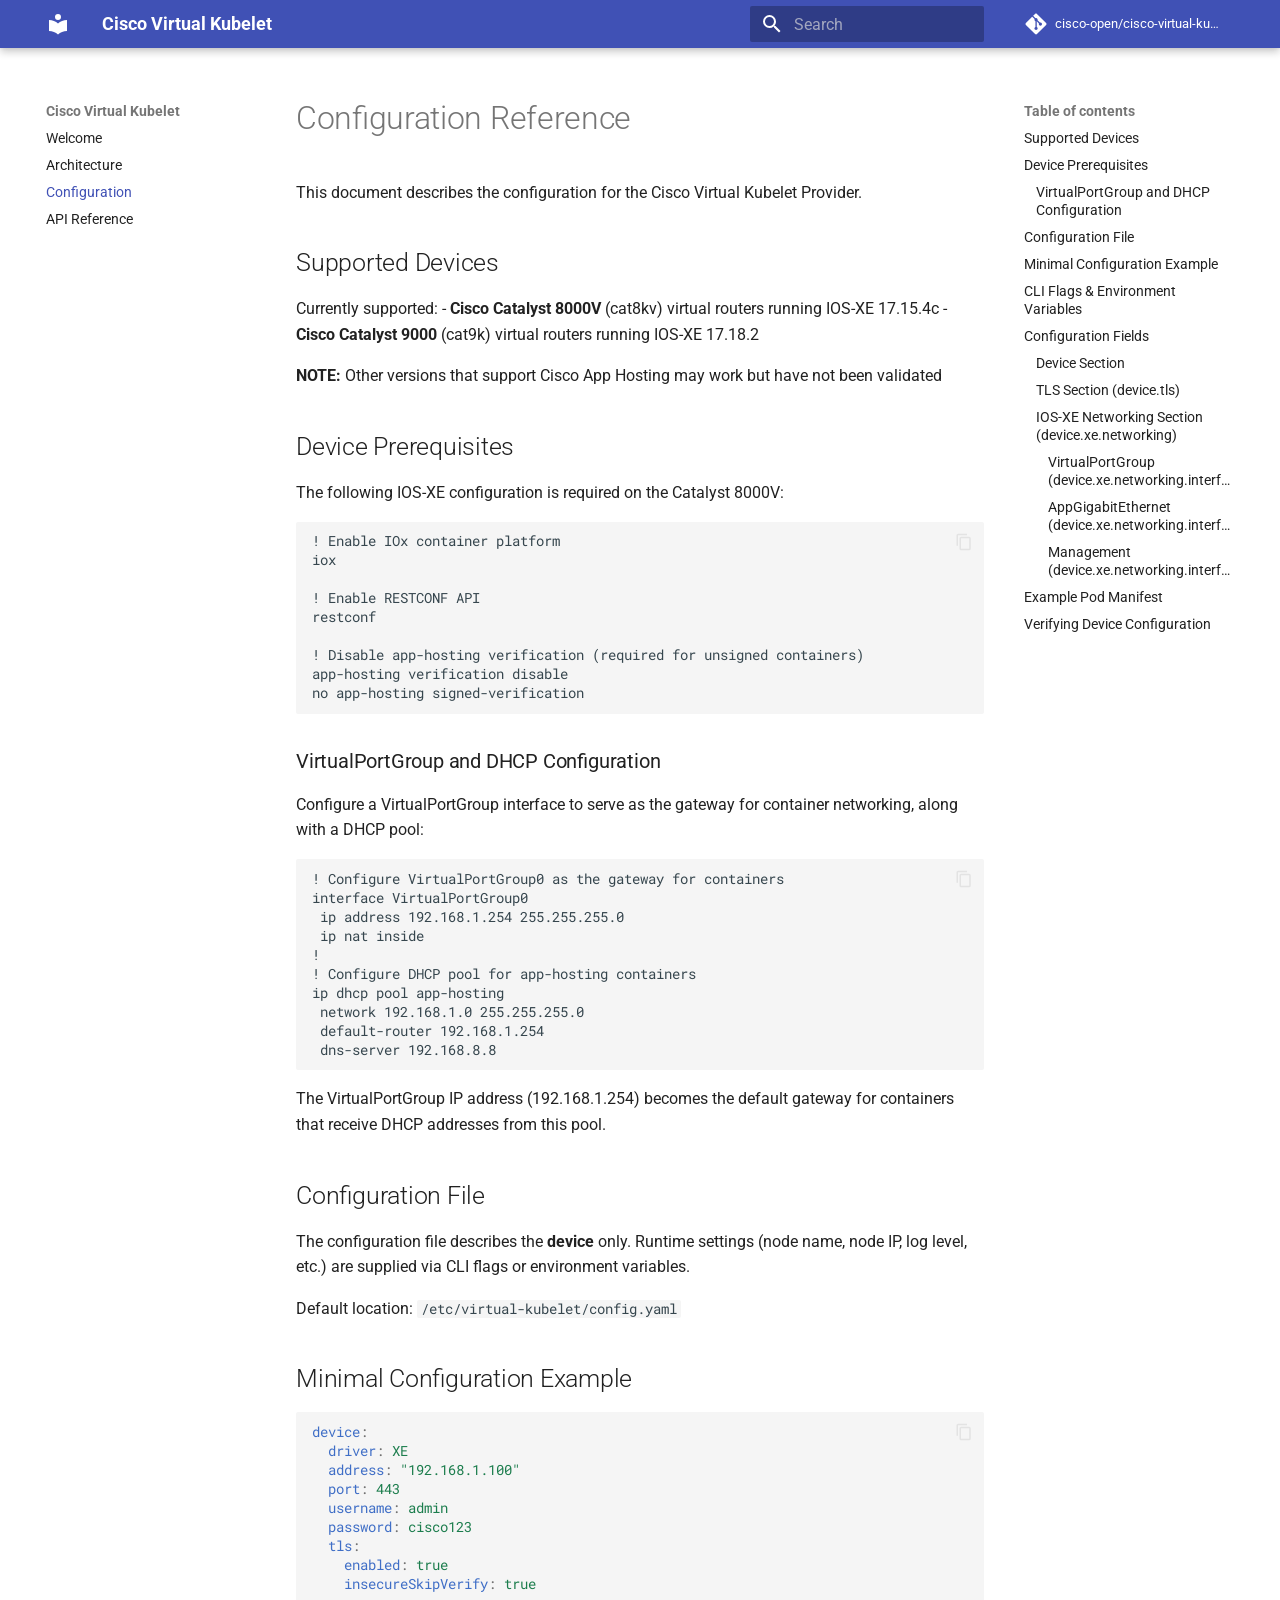
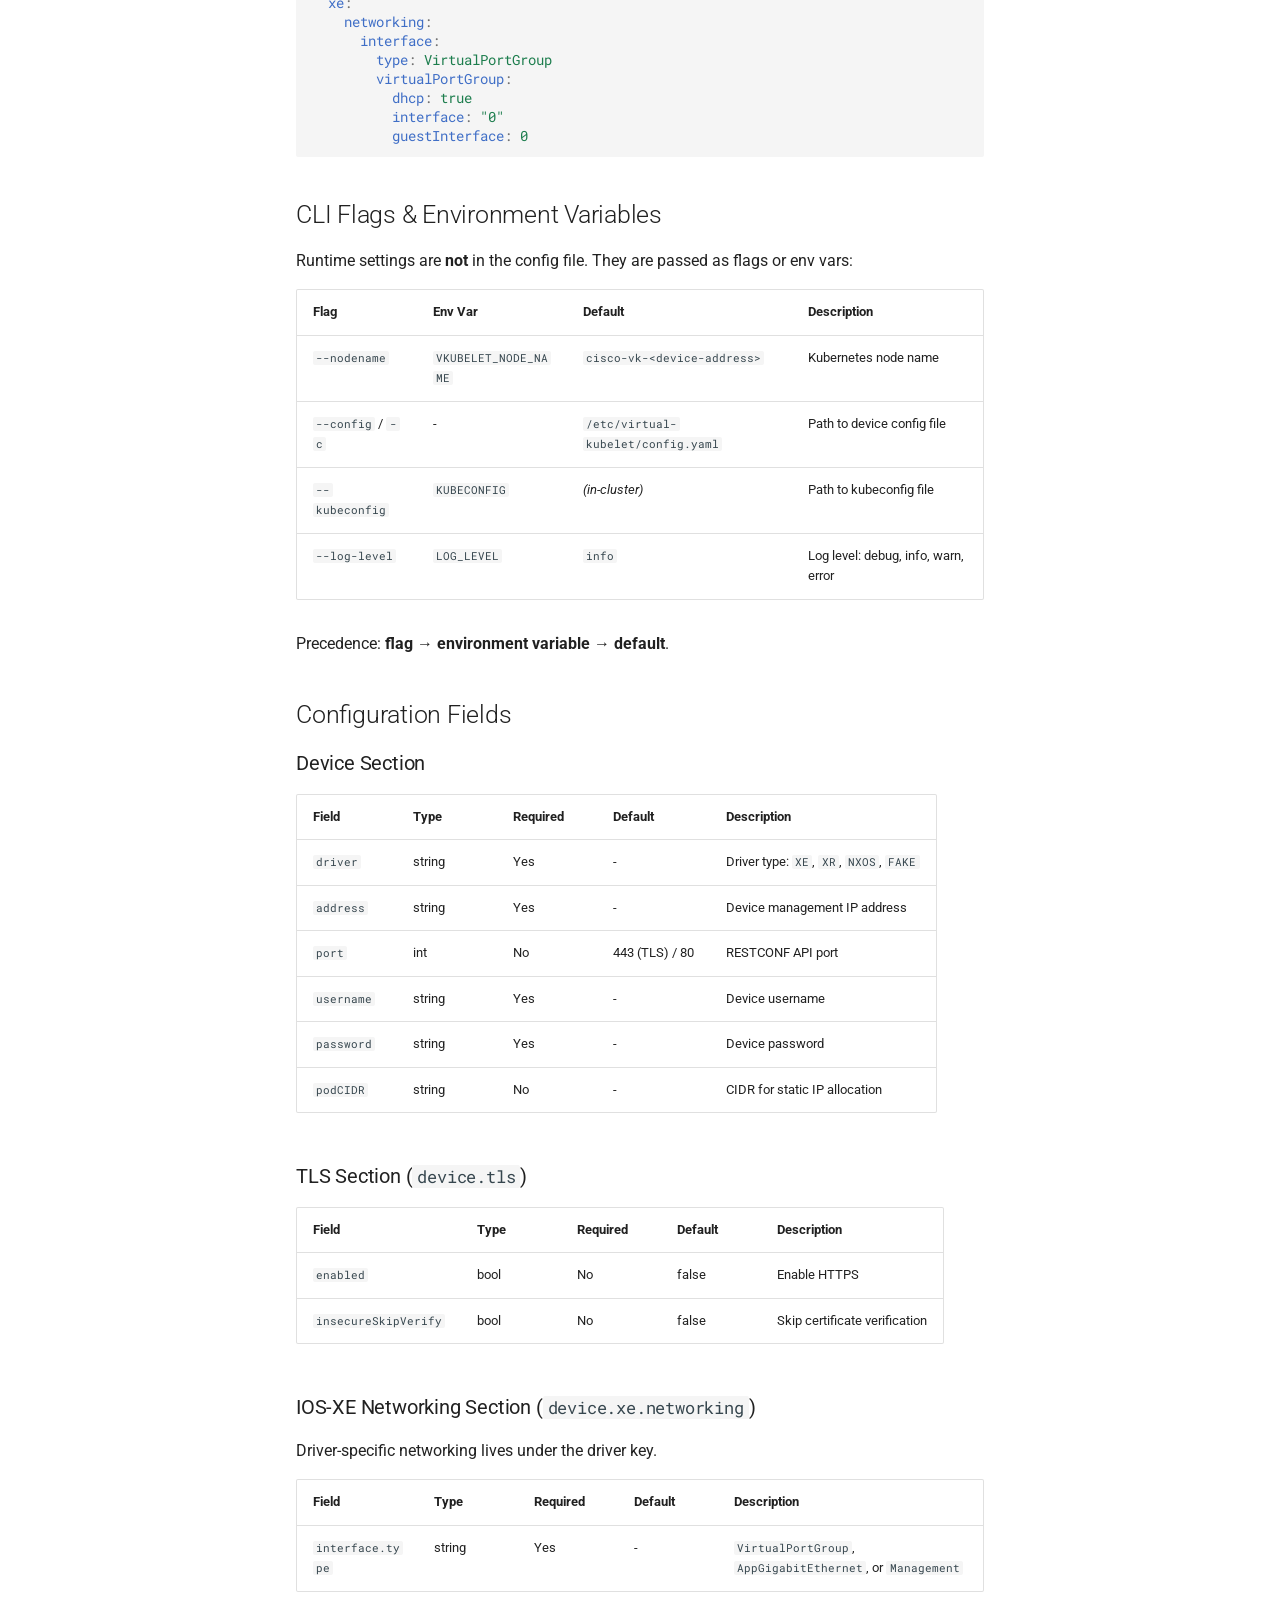
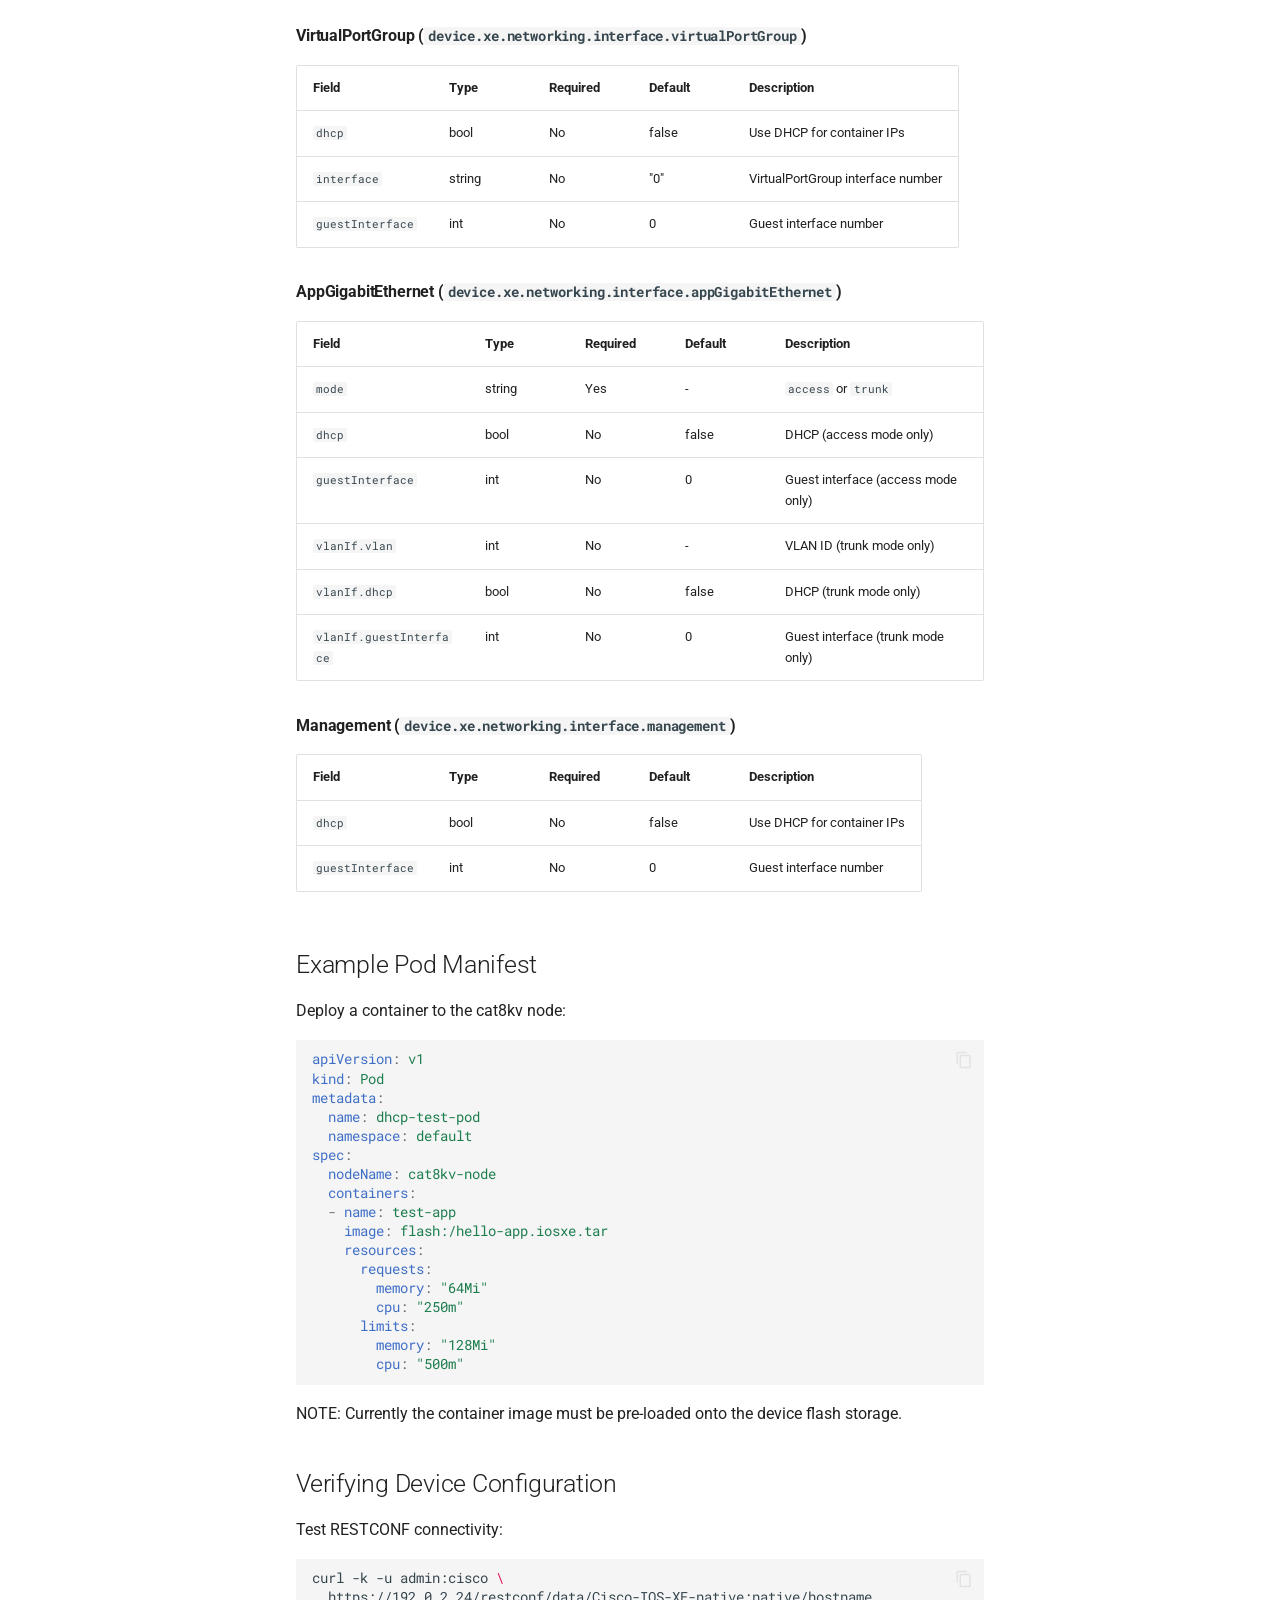
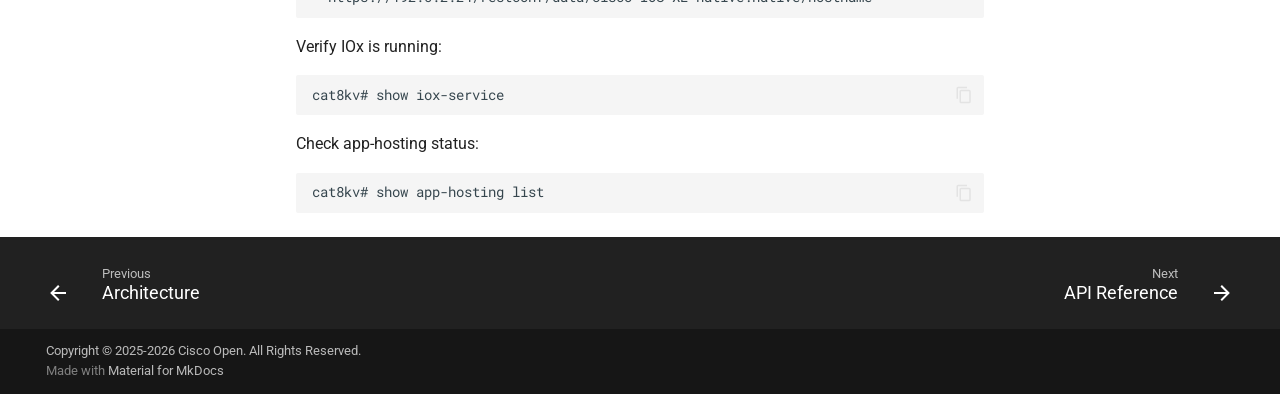
<file: docs/CONFIGURATION/index.html>
<!doctype html>
<html lang="en" class="no-js">
  <head>
    
      <meta charset="utf-8">
      <meta name="viewport" content="width=device-width,initial-scale=1">
      
        <meta name="description" content="A Virtual Kubelet provider that enables Kubernetes to schedule container workloads on Cisco Catalyst series switches and IOS-XE devices with App-Hosting capabilities.">
      
      
      
        <link rel="canonical" href="https://cisco-open.github.io/cisco-virtual-kubelet/docs/CONFIGURATION/">
      
      
        <link rel="prev" href="../ARCHITECTURE/">
      
      
        <link rel="next" href="../API/">
      
      
      <link rel="icon" href="../assets/images/favicon.png">
      <meta name="generator" content="mkdocs-1.6.1, mkdocs-material-9.6.23">
    
    
      
        <title>Configuration - Cisco Virtual Kubelet</title>
      
    
    
      <link rel="stylesheet" href="../assets/stylesheets/main.84d31ad4.min.css">
      
      


    
    
      
    
    
      
        
        
        <link rel="preconnect" href="https://fonts.gstatic.com" crossorigin>
        <link rel="stylesheet" href="https://fonts.googleapis.com/css?family=Roboto:300,300i,400,400i,700,700i%7CRoboto+Mono:400,400i,700,700i&display=fallback">
        <style>:root{--md-text-font:"Roboto";--md-code-font:"Roboto Mono"}</style>
      
    
    
    <script>__md_scope=new URL("..",location),__md_hash=e=>[...e].reduce(((e,_)=>(e<<5)-e+_.charCodeAt(0)),0),__md_get=(e,_=localStorage,t=__md_scope)=>JSON.parse(_.getItem(t.pathname+"."+e)),__md_set=(e,_,t=localStorage,a=__md_scope)=>{try{t.setItem(a.pathname+"."+e,JSON.stringify(_))}catch(e){}}</script>
    
      

    
    
    
  </head>
  
  
    <body dir="ltr">
  
    
    <input class="md-toggle" data-md-toggle="drawer" type="checkbox" id="__drawer" autocomplete="off">
    <input class="md-toggle" data-md-toggle="search" type="checkbox" id="__search" autocomplete="off">
    <label class="md-overlay" for="__drawer"></label>
    <div data-md-component="skip">
      
        
        <a href="#configuration-reference" class="md-skip">
          Skip to content
        </a>
      
    </div>
    <div data-md-component="announce">
      
    </div>
    
    
      

  

<header class="md-header md-header--shadow" data-md-component="header">
  <nav class="md-header__inner md-grid" aria-label="Header">
    <a href="/cisco-virtual-kubelet/" title="Cisco Virtual Kubelet" class="md-header__button md-logo" aria-label="Cisco Virtual Kubelet" data-md-component="logo">
      
  
  <svg xmlns="http://www.w3.org/2000/svg" viewBox="0 0 24 24"><path d="M12 8a3 3 0 0 0 3-3 3 3 0 0 0-3-3 3 3 0 0 0-3 3 3 3 0 0 0 3 3m0 3.54C9.64 9.35 6.5 8 3 8v11c3.5 0 6.64 1.35 9 3.54 2.36-2.19 5.5-3.54 9-3.54V8c-3.5 0-6.64 1.35-9 3.54"/></svg>

    </a>
    <label class="md-header__button md-icon" for="__drawer">
      
      <svg xmlns="http://www.w3.org/2000/svg" viewBox="0 0 24 24"><path d="M3 6h18v2H3zm0 5h18v2H3zm0 5h18v2H3z"/></svg>
    </label>
    <div class="md-header__title" data-md-component="header-title">
      <div class="md-header__ellipsis">
        <div class="md-header__topic">
          <span class="md-ellipsis">
            Cisco Virtual Kubelet
          </span>
        </div>
        <div class="md-header__topic" data-md-component="header-topic">
          <span class="md-ellipsis">
            
              Configuration
            
          </span>
        </div>
      </div>
    </div>
    
    
      <script>var palette=__md_get("__palette");if(palette&&palette.color){if("(prefers-color-scheme)"===palette.color.media){var media=matchMedia("(prefers-color-scheme: light)"),input=document.querySelector(media.matches?"[data-md-color-media='(prefers-color-scheme: light)']":"[data-md-color-media='(prefers-color-scheme: dark)']");palette.color.media=input.getAttribute("data-md-color-media"),palette.color.scheme=input.getAttribute("data-md-color-scheme"),palette.color.primary=input.getAttribute("data-md-color-primary"),palette.color.accent=input.getAttribute("data-md-color-accent")}for(var[key,value]of Object.entries(palette.color))document.body.setAttribute("data-md-color-"+key,value)}</script>
    
    
    
      
      
        <label class="md-header__button md-icon" for="__search">
          
          <svg xmlns="http://www.w3.org/2000/svg" viewBox="0 0 24 24"><path d="M9.5 3A6.5 6.5 0 0 1 16 9.5c0 1.61-.59 3.09-1.56 4.23l.27.27h.79l5 5-1.5 1.5-5-5v-.79l-.27-.27A6.52 6.52 0 0 1 9.5 16 6.5 6.5 0 0 1 3 9.5 6.5 6.5 0 0 1 9.5 3m0 2C7 5 5 7 5 9.5S7 14 9.5 14 14 12 14 9.5 12 5 9.5 5"/></svg>
        </label>
        <div class="md-search" data-md-component="search" role="dialog">
  <label class="md-search__overlay" for="__search"></label>
  <div class="md-search__inner" role="search">
    <form class="md-search__form" name="search">
      <input type="text" class="md-search__input" name="query" aria-label="Search" placeholder="Search" autocapitalize="off" autocorrect="off" autocomplete="off" spellcheck="false" data-md-component="search-query" required>
      <label class="md-search__icon md-icon" for="__search">
        
        <svg xmlns="http://www.w3.org/2000/svg" viewBox="0 0 24 24"><path d="M9.5 3A6.5 6.5 0 0 1 16 9.5c0 1.61-.59 3.09-1.56 4.23l.27.27h.79l5 5-1.5 1.5-5-5v-.79l-.27-.27A6.52 6.52 0 0 1 9.5 16 6.5 6.5 0 0 1 3 9.5 6.5 6.5 0 0 1 9.5 3m0 2C7 5 5 7 5 9.5S7 14 9.5 14 14 12 14 9.5 12 5 9.5 5"/></svg>
        
        <svg xmlns="http://www.w3.org/2000/svg" viewBox="0 0 24 24"><path d="M20 11v2H8l5.5 5.5-1.42 1.42L4.16 12l7.92-7.92L13.5 5.5 8 11z"/></svg>
      </label>
      <nav class="md-search__options" aria-label="Search">
        
          <a href="javascript:void(0)" class="md-search__icon md-icon" title="Share" aria-label="Share" data-clipboard data-clipboard-text="" data-md-component="search-share" tabindex="-1">
            
            <svg xmlns="http://www.w3.org/2000/svg" viewBox="0 0 24 24"><path d="M18 16.08c-.76 0-1.44.3-1.96.77L8.91 12.7c.05-.23.09-.46.09-.7s-.04-.47-.09-.7l7.05-4.11c.54.5 1.25.81 2.04.81a3 3 0 0 0 3-3 3 3 0 0 0-3-3 3 3 0 0 0-3 3c0 .24.04.47.09.7L8.04 9.81C7.5 9.31 6.79 9 6 9a3 3 0 0 0-3 3 3 3 0 0 0 3 3c.79 0 1.5-.31 2.04-.81l7.12 4.15c-.05.21-.08.43-.08.66 0 1.61 1.31 2.91 2.92 2.91s2.92-1.3 2.92-2.91A2.92 2.92 0 0 0 18 16.08"/></svg>
          </a>
        
        <button type="reset" class="md-search__icon md-icon" title="Clear" aria-label="Clear" tabindex="-1">
          
          <svg xmlns="http://www.w3.org/2000/svg" viewBox="0 0 24 24"><path d="M19 6.41 17.59 5 12 10.59 6.41 5 5 6.41 10.59 12 5 17.59 6.41 19 12 13.41 17.59 19 19 17.59 13.41 12z"/></svg>
        </button>
      </nav>
      
    </form>
    <div class="md-search__output">
      <div class="md-search__scrollwrap" tabindex="0" data-md-scrollfix>
        <div class="md-search-result" data-md-component="search-result">
          <div class="md-search-result__meta">
            Initializing search
          </div>
          <ol class="md-search-result__list" role="presentation"></ol>
        </div>
      </div>
    </div>
  </div>
</div>
      
    
    
      <div class="md-header__source">
        <a href="https://github.com/cisco-open/cisco-virtual-kubelet" title="Go to repository" class="md-source" data-md-component="source">
  <div class="md-source__icon md-icon">
    
    <svg xmlns="http://www.w3.org/2000/svg" viewBox="0 0 448 512"><!--! Font Awesome Free 7.1.0 by @fontawesome - https://fontawesome.com License - https://fontawesome.com/license/free (Icons: CC BY 4.0, Fonts: SIL OFL 1.1, Code: MIT License) Copyright 2025 Fonticons, Inc.--><path d="M439.6 236.1 244 40.5c-5.4-5.5-12.8-8.5-20.4-8.5s-15 3-20.4 8.4L162.5 81l51.5 51.5c27.1-9.1 52.7 16.8 43.4 43.7l49.7 49.7c34.2-11.8 61.2 31 35.5 56.7-26.5 26.5-70.2-2.9-56-37.3L240.3 199v121.9c25.3 12.5 22.3 41.8 9.1 55-6.4 6.4-15.2 10.1-24.3 10.1s-17.8-3.6-24.3-10.1c-17.6-17.6-11.1-46.9 11.2-56v-123c-20.8-8.5-24.6-30.7-18.6-45L142.6 101 8.5 235.1C3 240.6 0 247.9 0 255.5s3 15 8.5 20.4l195.6 195.7c5.4 5.4 12.7 8.4 20.4 8.4s15-3 20.4-8.4l194.7-194.7c5.4-5.4 8.4-12.8 8.4-20.4s-3-15-8.4-20.4"/></svg>
  </div>
  <div class="md-source__repository">
    cisco-open/cisco-virtual-kubelet
  </div>
</a>
      </div>
    
  </nav>
  
</header>
    
    <div class="md-container" data-md-component="container">
      
      
        
          
        
      
      <main class="md-main" data-md-component="main">
        <div class="md-main__inner md-grid">
          
            
              
              <div class="md-sidebar md-sidebar--primary" data-md-component="sidebar" data-md-type="navigation" >
                <div class="md-sidebar__scrollwrap">
                  <div class="md-sidebar__inner">
                    



<nav class="md-nav md-nav--primary" aria-label="Navigation" data-md-level="0">
  <label class="md-nav__title" for="__drawer">
    <a href="/cisco-virtual-kubelet/" title="Cisco Virtual Kubelet" class="md-nav__button md-logo" aria-label="Cisco Virtual Kubelet" data-md-component="logo">
      
  
  <svg xmlns="http://www.w3.org/2000/svg" viewBox="0 0 24 24"><path d="M12 8a3 3 0 0 0 3-3 3 3 0 0 0-3-3 3 3 0 0 0-3 3 3 3 0 0 0 3 3m0 3.54C9.64 9.35 6.5 8 3 8v11c3.5 0 6.64 1.35 9 3.54 2.36-2.19 5.5-3.54 9-3.54V8c-3.5 0-6.64 1.35-9 3.54"/></svg>

    </a>
    Cisco Virtual Kubelet
  </label>
  
    <div class="md-nav__source">
      <a href="https://github.com/cisco-open/cisco-virtual-kubelet" title="Go to repository" class="md-source" data-md-component="source">
  <div class="md-source__icon md-icon">
    
    <svg xmlns="http://www.w3.org/2000/svg" viewBox="0 0 448 512"><!--! Font Awesome Free 7.1.0 by @fontawesome - https://fontawesome.com License - https://fontawesome.com/license/free (Icons: CC BY 4.0, Fonts: SIL OFL 1.1, Code: MIT License) Copyright 2025 Fonticons, Inc.--><path d="M439.6 236.1 244 40.5c-5.4-5.5-12.8-8.5-20.4-8.5s-15 3-20.4 8.4L162.5 81l51.5 51.5c27.1-9.1 52.7 16.8 43.4 43.7l49.7 49.7c34.2-11.8 61.2 31 35.5 56.7-26.5 26.5-70.2-2.9-56-37.3L240.3 199v121.9c25.3 12.5 22.3 41.8 9.1 55-6.4 6.4-15.2 10.1-24.3 10.1s-17.8-3.6-24.3-10.1c-17.6-17.6-11.1-46.9 11.2-56v-123c-20.8-8.5-24.6-30.7-18.6-45L142.6 101 8.5 235.1C3 240.6 0 247.9 0 255.5s3 15 8.5 20.4l195.6 195.7c5.4 5.4 12.7 8.4 20.4 8.4s15-3 20.4-8.4l194.7-194.7c5.4-5.4 8.4-12.8 8.4-20.4s-3-15-8.4-20.4"/></svg>
  </div>
  <div class="md-source__repository">
    cisco-open/cisco-virtual-kubelet
  </div>
</a>
    </div>
  
  <ul class="md-nav__list" data-md-scrollfix>
    
      
      
  
  
  
  
    <li class="md-nav__item">
      <a href=".." class="md-nav__link">
        
  
  
  <span class="md-ellipsis">
    Welcome
    
  </span>
  

      </a>
    </li>
  

    
      
      
  
  
  
  
    <li class="md-nav__item">
      <a href="../ARCHITECTURE/" class="md-nav__link">
        
  
  
  <span class="md-ellipsis">
    Architecture
    
  </span>
  

      </a>
    </li>
  

    
      
      
  
  
    
  
  
  
    <li class="md-nav__item md-nav__item--active">
      
      <input class="md-nav__toggle md-toggle" type="checkbox" id="__toc">
      
      
        
      
      
        <label class="md-nav__link md-nav__link--active" for="__toc">
          
  
  
  <span class="md-ellipsis">
    Configuration
    
  </span>
  

          <span class="md-nav__icon md-icon"></span>
        </label>
      
      <a href="./" class="md-nav__link md-nav__link--active">
        
  
  
  <span class="md-ellipsis">
    Configuration
    
  </span>
  

      </a>
      
        

<nav class="md-nav md-nav--secondary" aria-label="Table of contents">
  
  
  
    
  
  
    <label class="md-nav__title" for="__toc">
      <span class="md-nav__icon md-icon"></span>
      Table of contents
    </label>
    <ul class="md-nav__list" data-md-component="toc" data-md-scrollfix>
      
        <li class="md-nav__item">
  <a href="#supported-devices" class="md-nav__link">
    <span class="md-ellipsis">
      Supported Devices
    </span>
  </a>
  
</li>
      
        <li class="md-nav__item">
  <a href="#device-prerequisites" class="md-nav__link">
    <span class="md-ellipsis">
      Device Prerequisites
    </span>
  </a>
  
    <nav class="md-nav" aria-label="Device Prerequisites">
      <ul class="md-nav__list">
        
          <li class="md-nav__item">
  <a href="#virtualportgroup-and-dhcp-configuration" class="md-nav__link">
    <span class="md-ellipsis">
      VirtualPortGroup and DHCP Configuration
    </span>
  </a>
  
</li>
        
      </ul>
    </nav>
  
</li>
      
        <li class="md-nav__item">
  <a href="#configuration-file" class="md-nav__link">
    <span class="md-ellipsis">
      Configuration File
    </span>
  </a>
  
</li>
      
        <li class="md-nav__item">
  <a href="#minimal-configuration-example" class="md-nav__link">
    <span class="md-ellipsis">
      Minimal Configuration Example
    </span>
  </a>
  
</li>
      
        <li class="md-nav__item">
  <a href="#cli-flags-environment-variables" class="md-nav__link">
    <span class="md-ellipsis">
      CLI Flags &amp; Environment Variables
    </span>
  </a>
  
</li>
      
        <li class="md-nav__item">
  <a href="#configuration-fields" class="md-nav__link">
    <span class="md-ellipsis">
      Configuration Fields
    </span>
  </a>
  
    <nav class="md-nav" aria-label="Configuration Fields">
      <ul class="md-nav__list">
        
          <li class="md-nav__item">
  <a href="#device-section" class="md-nav__link">
    <span class="md-ellipsis">
      Device Section
    </span>
  </a>
  
</li>
        
          <li class="md-nav__item">
  <a href="#tls-section-devicetls" class="md-nav__link">
    <span class="md-ellipsis">
      TLS Section (device.tls)
    </span>
  </a>
  
</li>
        
          <li class="md-nav__item">
  <a href="#ios-xe-networking-section-devicexenetworking" class="md-nav__link">
    <span class="md-ellipsis">
      IOS-XE Networking Section (device.xe.networking)
    </span>
  </a>
  
    <nav class="md-nav" aria-label="IOS-XE Networking Section (device.xe.networking)">
      <ul class="md-nav__list">
        
          <li class="md-nav__item">
  <a href="#virtualportgroup-devicexenetworkinginterfacevirtualportgroup" class="md-nav__link">
    <span class="md-ellipsis">
      VirtualPortGroup (device.xe.networking.interface.virtualPortGroup)
    </span>
  </a>
  
</li>
        
          <li class="md-nav__item">
  <a href="#appgigabitethernet-devicexenetworkinginterfaceappgigabitethernet" class="md-nav__link">
    <span class="md-ellipsis">
      AppGigabitEthernet (device.xe.networking.interface.appGigabitEthernet)
    </span>
  </a>
  
</li>
        
          <li class="md-nav__item">
  <a href="#management-devicexenetworkinginterfacemanagement" class="md-nav__link">
    <span class="md-ellipsis">
      Management (device.xe.networking.interface.management)
    </span>
  </a>
  
</li>
        
      </ul>
    </nav>
  
</li>
        
      </ul>
    </nav>
  
</li>
      
        <li class="md-nav__item">
  <a href="#example-pod-manifest" class="md-nav__link">
    <span class="md-ellipsis">
      Example Pod Manifest
    </span>
  </a>
  
</li>
      
        <li class="md-nav__item">
  <a href="#verifying-device-configuration" class="md-nav__link">
    <span class="md-ellipsis">
      Verifying Device Configuration
    </span>
  </a>
  
</li>
      
    </ul>
  
</nav>
      
    </li>
  

    
      
      
  
  
  
  
    <li class="md-nav__item">
      <a href="../API/" class="md-nav__link">
        
  
  
  <span class="md-ellipsis">
    API Reference
    
  </span>
  

      </a>
    </li>
  

    
  </ul>
</nav>
                  </div>
                </div>
              </div>
            
            
              
              <div class="md-sidebar md-sidebar--secondary" data-md-component="sidebar" data-md-type="toc" >
                <div class="md-sidebar__scrollwrap">
                  <div class="md-sidebar__inner">
                    

<nav class="md-nav md-nav--secondary" aria-label="Table of contents">
  
  
  
    
  
  
    <label class="md-nav__title" for="__toc">
      <span class="md-nav__icon md-icon"></span>
      Table of contents
    </label>
    <ul class="md-nav__list" data-md-component="toc" data-md-scrollfix>
      
        <li class="md-nav__item">
  <a href="#supported-devices" class="md-nav__link">
    <span class="md-ellipsis">
      Supported Devices
    </span>
  </a>
  
</li>
      
        <li class="md-nav__item">
  <a href="#device-prerequisites" class="md-nav__link">
    <span class="md-ellipsis">
      Device Prerequisites
    </span>
  </a>
  
    <nav class="md-nav" aria-label="Device Prerequisites">
      <ul class="md-nav__list">
        
          <li class="md-nav__item">
  <a href="#virtualportgroup-and-dhcp-configuration" class="md-nav__link">
    <span class="md-ellipsis">
      VirtualPortGroup and DHCP Configuration
    </span>
  </a>
  
</li>
        
      </ul>
    </nav>
  
</li>
      
        <li class="md-nav__item">
  <a href="#configuration-file" class="md-nav__link">
    <span class="md-ellipsis">
      Configuration File
    </span>
  </a>
  
</li>
      
        <li class="md-nav__item">
  <a href="#minimal-configuration-example" class="md-nav__link">
    <span class="md-ellipsis">
      Minimal Configuration Example
    </span>
  </a>
  
</li>
      
        <li class="md-nav__item">
  <a href="#cli-flags-environment-variables" class="md-nav__link">
    <span class="md-ellipsis">
      CLI Flags &amp; Environment Variables
    </span>
  </a>
  
</li>
      
        <li class="md-nav__item">
  <a href="#configuration-fields" class="md-nav__link">
    <span class="md-ellipsis">
      Configuration Fields
    </span>
  </a>
  
    <nav class="md-nav" aria-label="Configuration Fields">
      <ul class="md-nav__list">
        
          <li class="md-nav__item">
  <a href="#device-section" class="md-nav__link">
    <span class="md-ellipsis">
      Device Section
    </span>
  </a>
  
</li>
        
          <li class="md-nav__item">
  <a href="#tls-section-devicetls" class="md-nav__link">
    <span class="md-ellipsis">
      TLS Section (device.tls)
    </span>
  </a>
  
</li>
        
          <li class="md-nav__item">
  <a href="#ios-xe-networking-section-devicexenetworking" class="md-nav__link">
    <span class="md-ellipsis">
      IOS-XE Networking Section (device.xe.networking)
    </span>
  </a>
  
    <nav class="md-nav" aria-label="IOS-XE Networking Section (device.xe.networking)">
      <ul class="md-nav__list">
        
          <li class="md-nav__item">
  <a href="#virtualportgroup-devicexenetworkinginterfacevirtualportgroup" class="md-nav__link">
    <span class="md-ellipsis">
      VirtualPortGroup (device.xe.networking.interface.virtualPortGroup)
    </span>
  </a>
  
</li>
        
          <li class="md-nav__item">
  <a href="#appgigabitethernet-devicexenetworkinginterfaceappgigabitethernet" class="md-nav__link">
    <span class="md-ellipsis">
      AppGigabitEthernet (device.xe.networking.interface.appGigabitEthernet)
    </span>
  </a>
  
</li>
        
          <li class="md-nav__item">
  <a href="#management-devicexenetworkinginterfacemanagement" class="md-nav__link">
    <span class="md-ellipsis">
      Management (device.xe.networking.interface.management)
    </span>
  </a>
  
</li>
        
      </ul>
    </nav>
  
</li>
        
      </ul>
    </nav>
  
</li>
      
        <li class="md-nav__item">
  <a href="#example-pod-manifest" class="md-nav__link">
    <span class="md-ellipsis">
      Example Pod Manifest
    </span>
  </a>
  
</li>
      
        <li class="md-nav__item">
  <a href="#verifying-device-configuration" class="md-nav__link">
    <span class="md-ellipsis">
      Verifying Device Configuration
    </span>
  </a>
  
</li>
      
    </ul>
  
</nav>
                  </div>
                </div>
              </div>
            
          
          
            <div class="md-content" data-md-component="content">
              <article class="md-content__inner md-typeset">
                
                  



<h1 id="configuration-reference">Configuration Reference</h1>
<p>This document describes the configuration for the Cisco Virtual Kubelet Provider.</p>
<h2 id="supported-devices">Supported Devices</h2>
<p>Currently supported:
- <strong>Cisco Catalyst 8000V</strong> (cat8kv) virtual routers running IOS-XE 17.15.4c
- <strong>Cisco Catalyst 9000</strong> (cat9k) virtual routers running IOS-XE 17.18.2</p>
<p><strong>NOTE:</strong> Other versions that support Cisco App Hosting may work but have not been validated</p>
<h2 id="device-prerequisites">Device Prerequisites</h2>
<p>The following IOS-XE configuration is required on the Catalyst 8000V:</p>
<div class="language-text highlight"><pre><span></span><code><span id="__span-0-1"><a id="__codelineno-0-1" name="__codelineno-0-1" href="#__codelineno-0-1"></a>! Enable IOx container platform
</span><span id="__span-0-2"><a id="__codelineno-0-2" name="__codelineno-0-2" href="#__codelineno-0-2"></a>iox
</span><span id="__span-0-3"><a id="__codelineno-0-3" name="__codelineno-0-3" href="#__codelineno-0-3"></a>
</span><span id="__span-0-4"><a id="__codelineno-0-4" name="__codelineno-0-4" href="#__codelineno-0-4"></a>! Enable RESTCONF API
</span><span id="__span-0-5"><a id="__codelineno-0-5" name="__codelineno-0-5" href="#__codelineno-0-5"></a>restconf
</span><span id="__span-0-6"><a id="__codelineno-0-6" name="__codelineno-0-6" href="#__codelineno-0-6"></a>
</span><span id="__span-0-7"><a id="__codelineno-0-7" name="__codelineno-0-7" href="#__codelineno-0-7"></a>! Disable app-hosting verification (required for unsigned containers)
</span><span id="__span-0-8"><a id="__codelineno-0-8" name="__codelineno-0-8" href="#__codelineno-0-8"></a>app-hosting verification disable
</span><span id="__span-0-9"><a id="__codelineno-0-9" name="__codelineno-0-9" href="#__codelineno-0-9"></a>no app-hosting signed-verification
</span></code></pre></div>
<h3 id="virtualportgroup-and-dhcp-configuration">VirtualPortGroup and DHCP Configuration</h3>
<p>Configure a VirtualPortGroup interface to serve as the gateway for container networking, along with a DHCP pool:</p>
<div class="language-text highlight"><pre><span></span><code><span id="__span-1-1"><a id="__codelineno-1-1" name="__codelineno-1-1" href="#__codelineno-1-1"></a>! Configure VirtualPortGroup0 as the gateway for containers
</span><span id="__span-1-2"><a id="__codelineno-1-2" name="__codelineno-1-2" href="#__codelineno-1-2"></a>interface VirtualPortGroup0
</span><span id="__span-1-3"><a id="__codelineno-1-3" name="__codelineno-1-3" href="#__codelineno-1-3"></a> ip address 192.168.1.254 255.255.255.0
</span><span id="__span-1-4"><a id="__codelineno-1-4" name="__codelineno-1-4" href="#__codelineno-1-4"></a> ip nat inside
</span><span id="__span-1-5"><a id="__codelineno-1-5" name="__codelineno-1-5" href="#__codelineno-1-5"></a>!
</span><span id="__span-1-6"><a id="__codelineno-1-6" name="__codelineno-1-6" href="#__codelineno-1-6"></a>! Configure DHCP pool for app-hosting containers
</span><span id="__span-1-7"><a id="__codelineno-1-7" name="__codelineno-1-7" href="#__codelineno-1-7"></a>ip dhcp pool app-hosting
</span><span id="__span-1-8"><a id="__codelineno-1-8" name="__codelineno-1-8" href="#__codelineno-1-8"></a> network 192.168.1.0 255.255.255.0
</span><span id="__span-1-9"><a id="__codelineno-1-9" name="__codelineno-1-9" href="#__codelineno-1-9"></a> default-router 192.168.1.254
</span><span id="__span-1-10"><a id="__codelineno-1-10" name="__codelineno-1-10" href="#__codelineno-1-10"></a> dns-server 192.168.8.8
</span></code></pre></div>
<p>The VirtualPortGroup IP address (192.168.1.254) becomes the default gateway for containers that receive DHCP addresses from this pool.</p>
<h2 id="configuration-file">Configuration File</h2>
<p>The configuration file describes the <strong>device</strong> only.  Runtime settings (node name,
node IP, log level, etc.) are supplied via CLI flags or environment variables.</p>
<p>Default location: <code>/etc/virtual-kubelet/config.yaml</code></p>
<h2 id="minimal-configuration-example">Minimal Configuration Example</h2>
<div class="language-yaml highlight"><pre><span></span><code><span id="__span-2-1"><a id="__codelineno-2-1" name="__codelineno-2-1" href="#__codelineno-2-1"></a><span class="nt">device</span><span class="p">:</span>
</span><span id="__span-2-2"><a id="__codelineno-2-2" name="__codelineno-2-2" href="#__codelineno-2-2"></a><span class="w">  </span><span class="nt">driver</span><span class="p">:</span><span class="w"> </span><span class="l l-Scalar l-Scalar-Plain">XE</span>
</span><span id="__span-2-3"><a id="__codelineno-2-3" name="__codelineno-2-3" href="#__codelineno-2-3"></a><span class="w">  </span><span class="nt">address</span><span class="p">:</span><span class="w"> </span><span class="s">&quot;192.168.1.100&quot;</span>
</span><span id="__span-2-4"><a id="__codelineno-2-4" name="__codelineno-2-4" href="#__codelineno-2-4"></a><span class="w">  </span><span class="nt">port</span><span class="p">:</span><span class="w"> </span><span class="l l-Scalar l-Scalar-Plain">443</span>
</span><span id="__span-2-5"><a id="__codelineno-2-5" name="__codelineno-2-5" href="#__codelineno-2-5"></a><span class="w">  </span><span class="nt">username</span><span class="p">:</span><span class="w"> </span><span class="l l-Scalar l-Scalar-Plain">admin</span>
</span><span id="__span-2-6"><a id="__codelineno-2-6" name="__codelineno-2-6" href="#__codelineno-2-6"></a><span class="w">  </span><span class="nt">password</span><span class="p">:</span><span class="w"> </span><span class="l l-Scalar l-Scalar-Plain">cisco123</span>
</span><span id="__span-2-7"><a id="__codelineno-2-7" name="__codelineno-2-7" href="#__codelineno-2-7"></a><span class="w">  </span><span class="nt">tls</span><span class="p">:</span>
</span><span id="__span-2-8"><a id="__codelineno-2-8" name="__codelineno-2-8" href="#__codelineno-2-8"></a><span class="w">    </span><span class="nt">enabled</span><span class="p">:</span><span class="w"> </span><span class="l l-Scalar l-Scalar-Plain">true</span>
</span><span id="__span-2-9"><a id="__codelineno-2-9" name="__codelineno-2-9" href="#__codelineno-2-9"></a><span class="w">    </span><span class="nt">insecureSkipVerify</span><span class="p">:</span><span class="w"> </span><span class="l l-Scalar l-Scalar-Plain">true</span>
</span><span id="__span-2-10"><a id="__codelineno-2-10" name="__codelineno-2-10" href="#__codelineno-2-10"></a><span class="w">  </span><span class="nt">xe</span><span class="p">:</span>
</span><span id="__span-2-11"><a id="__codelineno-2-11" name="__codelineno-2-11" href="#__codelineno-2-11"></a><span class="w">    </span><span class="nt">networking</span><span class="p">:</span>
</span><span id="__span-2-12"><a id="__codelineno-2-12" name="__codelineno-2-12" href="#__codelineno-2-12"></a><span class="w">      </span><span class="nt">interface</span><span class="p">:</span>
</span><span id="__span-2-13"><a id="__codelineno-2-13" name="__codelineno-2-13" href="#__codelineno-2-13"></a><span class="w">        </span><span class="nt">type</span><span class="p">:</span><span class="w"> </span><span class="l l-Scalar l-Scalar-Plain">VirtualPortGroup</span>
</span><span id="__span-2-14"><a id="__codelineno-2-14" name="__codelineno-2-14" href="#__codelineno-2-14"></a><span class="w">        </span><span class="nt">virtualPortGroup</span><span class="p">:</span>
</span><span id="__span-2-15"><a id="__codelineno-2-15" name="__codelineno-2-15" href="#__codelineno-2-15"></a><span class="w">          </span><span class="nt">dhcp</span><span class="p">:</span><span class="w"> </span><span class="l l-Scalar l-Scalar-Plain">true</span>
</span><span id="__span-2-16"><a id="__codelineno-2-16" name="__codelineno-2-16" href="#__codelineno-2-16"></a><span class="w">          </span><span class="nt">interface</span><span class="p">:</span><span class="w"> </span><span class="s">&quot;0&quot;</span>
</span><span id="__span-2-17"><a id="__codelineno-2-17" name="__codelineno-2-17" href="#__codelineno-2-17"></a><span class="w">          </span><span class="nt">guestInterface</span><span class="p">:</span><span class="w"> </span><span class="l l-Scalar l-Scalar-Plain">0</span>
</span></code></pre></div>
<h2 id="cli-flags-environment-variables">CLI Flags &amp; Environment Variables</h2>
<p>Runtime settings are <strong>not</strong> in the config file.  They are passed as flags or env vars:</p>
<table>
<thead>
<tr>
<th>Flag</th>
<th>Env Var</th>
<th>Default</th>
<th>Description</th>
</tr>
</thead>
<tbody>
<tr>
<td><code>--nodename</code></td>
<td><code>VKUBELET_NODE_NAME</code></td>
<td><code>cisco-vk-&lt;device-address&gt;</code></td>
<td>Kubernetes node name</td>
</tr>
<tr>
<td><code>--config</code> / <code>-c</code></td>
<td>-</td>
<td><code>/etc/virtual-kubelet/config.yaml</code></td>
<td>Path to device config file</td>
</tr>
<tr>
<td><code>--kubeconfig</code></td>
<td><code>KUBECONFIG</code></td>
<td><em>(in-cluster)</em></td>
<td>Path to kubeconfig file</td>
</tr>
<tr>
<td><code>--log-level</code></td>
<td><code>LOG_LEVEL</code></td>
<td><code>info</code></td>
<td>Log level: debug, info, warn, error</td>
</tr>
</tbody>
</table>
<p>Precedence: <strong>flag → environment variable → default</strong>.</p>
<h2 id="configuration-fields">Configuration Fields</h2>
<h3 id="device-section">Device Section</h3>
<table>
<thead>
<tr>
<th>Field</th>
<th>Type</th>
<th>Required</th>
<th>Default</th>
<th>Description</th>
</tr>
</thead>
<tbody>
<tr>
<td><code>driver</code></td>
<td>string</td>
<td>Yes</td>
<td>-</td>
<td>Driver type: <code>XE</code>, <code>XR</code>, <code>NXOS</code>, <code>FAKE</code></td>
</tr>
<tr>
<td><code>address</code></td>
<td>string</td>
<td>Yes</td>
<td>-</td>
<td>Device management IP address</td>
</tr>
<tr>
<td><code>port</code></td>
<td>int</td>
<td>No</td>
<td>443 (TLS) / 80</td>
<td>RESTCONF API port</td>
</tr>
<tr>
<td><code>username</code></td>
<td>string</td>
<td>Yes</td>
<td>-</td>
<td>Device username</td>
</tr>
<tr>
<td><code>password</code></td>
<td>string</td>
<td>Yes</td>
<td>-</td>
<td>Device password</td>
</tr>
<tr>
<td><code>podCIDR</code></td>
<td>string</td>
<td>No</td>
<td>-</td>
<td>CIDR for static IP allocation</td>
</tr>
</tbody>
</table>
<h3 id="tls-section-devicetls">TLS Section (<code>device.tls</code>)</h3>
<table>
<thead>
<tr>
<th>Field</th>
<th>Type</th>
<th>Required</th>
<th>Default</th>
<th>Description</th>
</tr>
</thead>
<tbody>
<tr>
<td><code>enabled</code></td>
<td>bool</td>
<td>No</td>
<td>false</td>
<td>Enable HTTPS</td>
</tr>
<tr>
<td><code>insecureSkipVerify</code></td>
<td>bool</td>
<td>No</td>
<td>false</td>
<td>Skip certificate verification</td>
</tr>
</tbody>
</table>
<h3 id="ios-xe-networking-section-devicexenetworking">IOS-XE Networking Section (<code>device.xe.networking</code>)</h3>
<p>Driver-specific networking lives under the driver key.</p>
<table>
<thead>
<tr>
<th>Field</th>
<th>Type</th>
<th>Required</th>
<th>Default</th>
<th>Description</th>
</tr>
</thead>
<tbody>
<tr>
<td><code>interface.type</code></td>
<td>string</td>
<td>Yes</td>
<td>-</td>
<td><code>VirtualPortGroup</code>, <code>AppGigabitEthernet</code>, or <code>Management</code></td>
</tr>
</tbody>
</table>
<h4 id="virtualportgroup-devicexenetworkinginterfacevirtualportgroup">VirtualPortGroup (<code>device.xe.networking.interface.virtualPortGroup</code>)</h4>
<table>
<thead>
<tr>
<th>Field</th>
<th>Type</th>
<th>Required</th>
<th>Default</th>
<th>Description</th>
</tr>
</thead>
<tbody>
<tr>
<td><code>dhcp</code></td>
<td>bool</td>
<td>No</td>
<td>false</td>
<td>Use DHCP for container IPs</td>
</tr>
<tr>
<td><code>interface</code></td>
<td>string</td>
<td>No</td>
<td>"0"</td>
<td>VirtualPortGroup interface number</td>
</tr>
<tr>
<td><code>guestInterface</code></td>
<td>int</td>
<td>No</td>
<td>0</td>
<td>Guest interface number</td>
</tr>
</tbody>
</table>
<h4 id="appgigabitethernet-devicexenetworkinginterfaceappgigabitethernet">AppGigabitEthernet (<code>device.xe.networking.interface.appGigabitEthernet</code>)</h4>
<table>
<thead>
<tr>
<th>Field</th>
<th>Type</th>
<th>Required</th>
<th>Default</th>
<th>Description</th>
</tr>
</thead>
<tbody>
<tr>
<td><code>mode</code></td>
<td>string</td>
<td>Yes</td>
<td>-</td>
<td><code>access</code> or <code>trunk</code></td>
</tr>
<tr>
<td><code>dhcp</code></td>
<td>bool</td>
<td>No</td>
<td>false</td>
<td>DHCP (access mode only)</td>
</tr>
<tr>
<td><code>guestInterface</code></td>
<td>int</td>
<td>No</td>
<td>0</td>
<td>Guest interface (access mode only)</td>
</tr>
<tr>
<td><code>vlanIf.vlan</code></td>
<td>int</td>
<td>No</td>
<td>-</td>
<td>VLAN ID (trunk mode only)</td>
</tr>
<tr>
<td><code>vlanIf.dhcp</code></td>
<td>bool</td>
<td>No</td>
<td>false</td>
<td>DHCP (trunk mode only)</td>
</tr>
<tr>
<td><code>vlanIf.guestInterface</code></td>
<td>int</td>
<td>No</td>
<td>0</td>
<td>Guest interface (trunk mode only)</td>
</tr>
</tbody>
</table>
<h4 id="management-devicexenetworkinginterfacemanagement">Management (<code>device.xe.networking.interface.management</code>)</h4>
<table>
<thead>
<tr>
<th>Field</th>
<th>Type</th>
<th>Required</th>
<th>Default</th>
<th>Description</th>
</tr>
</thead>
<tbody>
<tr>
<td><code>dhcp</code></td>
<td>bool</td>
<td>No</td>
<td>false</td>
<td>Use DHCP for container IPs</td>
</tr>
<tr>
<td><code>guestInterface</code></td>
<td>int</td>
<td>No</td>
<td>0</td>
<td>Guest interface number</td>
</tr>
</tbody>
</table>
<h2 id="example-pod-manifest">Example Pod Manifest</h2>
<p>Deploy a container to the cat8kv node:</p>
<div class="language-yaml highlight"><pre><span></span><code><span id="__span-3-1"><a id="__codelineno-3-1" name="__codelineno-3-1" href="#__codelineno-3-1"></a><span class="nt">apiVersion</span><span class="p">:</span><span class="w"> </span><span class="l l-Scalar l-Scalar-Plain">v1</span>
</span><span id="__span-3-2"><a id="__codelineno-3-2" name="__codelineno-3-2" href="#__codelineno-3-2"></a><span class="nt">kind</span><span class="p">:</span><span class="w"> </span><span class="l l-Scalar l-Scalar-Plain">Pod</span>
</span><span id="__span-3-3"><a id="__codelineno-3-3" name="__codelineno-3-3" href="#__codelineno-3-3"></a><span class="nt">metadata</span><span class="p">:</span>
</span><span id="__span-3-4"><a id="__codelineno-3-4" name="__codelineno-3-4" href="#__codelineno-3-4"></a><span class="w">  </span><span class="nt">name</span><span class="p">:</span><span class="w"> </span><span class="l l-Scalar l-Scalar-Plain">dhcp-test-pod</span>
</span><span id="__span-3-5"><a id="__codelineno-3-5" name="__codelineno-3-5" href="#__codelineno-3-5"></a><span class="w">  </span><span class="nt">namespace</span><span class="p">:</span><span class="w"> </span><span class="l l-Scalar l-Scalar-Plain">default</span>
</span><span id="__span-3-6"><a id="__codelineno-3-6" name="__codelineno-3-6" href="#__codelineno-3-6"></a><span class="nt">spec</span><span class="p">:</span>
</span><span id="__span-3-7"><a id="__codelineno-3-7" name="__codelineno-3-7" href="#__codelineno-3-7"></a><span class="w">  </span><span class="nt">nodeName</span><span class="p">:</span><span class="w"> </span><span class="l l-Scalar l-Scalar-Plain">cat8kv-node</span>
</span><span id="__span-3-8"><a id="__codelineno-3-8" name="__codelineno-3-8" href="#__codelineno-3-8"></a><span class="w">  </span><span class="nt">containers</span><span class="p">:</span>
</span><span id="__span-3-9"><a id="__codelineno-3-9" name="__codelineno-3-9" href="#__codelineno-3-9"></a><span class="w">  </span><span class="p p-Indicator">-</span><span class="w"> </span><span class="nt">name</span><span class="p">:</span><span class="w"> </span><span class="l l-Scalar l-Scalar-Plain">test-app</span>
</span><span id="__span-3-10"><a id="__codelineno-3-10" name="__codelineno-3-10" href="#__codelineno-3-10"></a><span class="w">    </span><span class="nt">image</span><span class="p">:</span><span class="w"> </span><span class="l l-Scalar l-Scalar-Plain">flash:/hello-app.iosxe.tar</span>
</span><span id="__span-3-11"><a id="__codelineno-3-11" name="__codelineno-3-11" href="#__codelineno-3-11"></a><span class="w">    </span><span class="nt">resources</span><span class="p">:</span>
</span><span id="__span-3-12"><a id="__codelineno-3-12" name="__codelineno-3-12" href="#__codelineno-3-12"></a><span class="w">      </span><span class="nt">requests</span><span class="p">:</span>
</span><span id="__span-3-13"><a id="__codelineno-3-13" name="__codelineno-3-13" href="#__codelineno-3-13"></a><span class="w">        </span><span class="nt">memory</span><span class="p">:</span><span class="w"> </span><span class="s">&quot;64Mi&quot;</span>
</span><span id="__span-3-14"><a id="__codelineno-3-14" name="__codelineno-3-14" href="#__codelineno-3-14"></a><span class="w">        </span><span class="nt">cpu</span><span class="p">:</span><span class="w"> </span><span class="s">&quot;250m&quot;</span>
</span><span id="__span-3-15"><a id="__codelineno-3-15" name="__codelineno-3-15" href="#__codelineno-3-15"></a><span class="w">      </span><span class="nt">limits</span><span class="p">:</span>
</span><span id="__span-3-16"><a id="__codelineno-3-16" name="__codelineno-3-16" href="#__codelineno-3-16"></a><span class="w">        </span><span class="nt">memory</span><span class="p">:</span><span class="w"> </span><span class="s">&quot;128Mi&quot;</span>
</span><span id="__span-3-17"><a id="__codelineno-3-17" name="__codelineno-3-17" href="#__codelineno-3-17"></a><span class="w">        </span><span class="nt">cpu</span><span class="p">:</span><span class="w"> </span><span class="s">&quot;500m&quot;</span>
</span></code></pre></div>
<p>NOTE:  Currently the container image must be pre-loaded onto the device flash storage.</p>
<h2 id="verifying-device-configuration">Verifying Device Configuration</h2>
<p>Test RESTCONF connectivity:</p>
<div class="language-bash highlight"><pre><span></span><code><span id="__span-4-1"><a id="__codelineno-4-1" name="__codelineno-4-1" href="#__codelineno-4-1"></a>curl<span class="w"> </span>-k<span class="w"> </span>-u<span class="w"> </span>admin:cisco<span class="w"> </span><span class="se">\</span>
</span><span id="__span-4-2"><a id="__codelineno-4-2" name="__codelineno-4-2" href="#__codelineno-4-2"></a><span class="w">  </span>https://192.0.2.24/restconf/data/Cisco-IOS-XE-native:native/hostname
</span></code></pre></div>
<p>Verify IOx is running:</p>
<div class="language-text highlight"><pre><span></span><code><span id="__span-5-1"><a id="__codelineno-5-1" name="__codelineno-5-1" href="#__codelineno-5-1"></a>cat8kv# show iox-service
</span></code></pre></div>
<p>Check app-hosting status:</p>
<div class="language-text highlight"><pre><span></span><code><span id="__span-6-1"><a id="__codelineno-6-1" name="__codelineno-6-1" href="#__codelineno-6-1"></a>cat8kv# show app-hosting list
</span></code></pre></div>












                
              </article>
            </div>
          
          
<script>var target=document.getElementById(location.hash.slice(1));target&&target.name&&(target.checked=target.name.startsWith("__tabbed_"))</script>
        </div>
        
      </main>
      
        <footer class="md-footer">
  
    
      
      <nav class="md-footer__inner md-grid" aria-label="Footer" >
        
          
          <a href="../ARCHITECTURE/" class="md-footer__link md-footer__link--prev" aria-label="Previous: Architecture">
            <div class="md-footer__button md-icon">
              
              <svg xmlns="http://www.w3.org/2000/svg" viewBox="0 0 24 24"><path d="M20 11v2H8l5.5 5.5-1.42 1.42L4.16 12l7.92-7.92L13.5 5.5 8 11z"/></svg>
            </div>
            <div class="md-footer__title">
              <span class="md-footer__direction">
                Previous
              </span>
              <div class="md-ellipsis">
                Architecture
              </div>
            </div>
          </a>
        
        
          
          <a href="../API/" class="md-footer__link md-footer__link--next" aria-label="Next: API Reference">
            <div class="md-footer__title">
              <span class="md-footer__direction">
                Next
              </span>
              <div class="md-ellipsis">
                API Reference
              </div>
            </div>
            <div class="md-footer__button md-icon">
              
              <svg xmlns="http://www.w3.org/2000/svg" viewBox="0 0 24 24"><path d="M4 11v2h12l-5.5 5.5 1.42 1.42L19.84 12l-7.92-7.92L10.5 5.5 16 11z"/></svg>
            </div>
          </a>
        
      </nav>
    
  
  <div class="md-footer-meta md-typeset">
    <div class="md-footer-meta__inner md-grid">
      <div class="md-copyright">
  
    <div class="md-copyright__highlight">
      Copyright © 2025-2026 Cisco Open. All Rights Reserved.
    </div>
  
  
    Made with
    <a href="https://squidfunk.github.io/mkdocs-material/" target="_blank" rel="noopener">
      Material for MkDocs
    </a>
  
</div>
      
    </div>
  </div>
</footer>
      
    </div>
    <div class="md-dialog" data-md-component="dialog">
      <div class="md-dialog__inner md-typeset"></div>
    </div>
    
      <div class="md-progress" data-md-component="progress" role="progressbar"></div>
    
    
    
      
      <script id="__config" type="application/json">{"base": "..", "features": ["content.code.copy", "search.share", "navigation.footer", "navigation.instant.progress", "content.code.annotate"], "search": "../assets/javascripts/workers/search.973d3a69.min.js", "tags": null, "translations": {"clipboard.copied": "Copied to clipboard", "clipboard.copy": "Copy to clipboard", "search.result.more.one": "1 more on this page", "search.result.more.other": "# more on this page", "search.result.none": "No matching documents", "search.result.one": "1 matching document", "search.result.other": "# matching documents", "search.result.placeholder": "Type to start searching", "search.result.term.missing": "Missing", "select.version": "Select version"}, "version": null}</script>
    
    
      <script src="../assets/javascripts/bundle.f55a23d4.min.js"></script>
      
    
  </body>
</html>
</file>
<file: docs/assets/stylesheets/main.84d31ad4.min.css>
@charset "UTF-8";html{-webkit-text-size-adjust:none;-moz-text-size-adjust:none;text-size-adjust:none;box-sizing:border-box}*,:after,:before{box-sizing:inherit}@media (prefers-reduced-motion){*,:after,:before{transition:none!important}}body{margin:0}a,button,input,label{-webkit-tap-highlight-color:transparent}a{color:inherit;text-decoration:none}hr{border:0;box-sizing:initial;display:block;height:.05rem;overflow:visible;padding:0}small{font-size:80%}sub,sup{line-height:1em}img{border-style:none}table{border-collapse:initial;border-spacing:0}td,th{font-weight:400;vertical-align:top}button{background:#0000;border:0;font-family:inherit;font-size:inherit;margin:0;padding:0}input{border:0;outline:none}:root{--md-primary-fg-color:#4051b5;--md-primary-fg-color--light:#5d6cc0;--md-primary-fg-color--dark:#303fa1;--md-primary-bg-color:#fff;--md-primary-bg-color--light:#ffffffb3;--md-accent-fg-color:#526cfe;--md-accent-fg-color--transparent:#526cfe1a;--md-accent-bg-color:#fff;--md-accent-bg-color--light:#ffffffb3}[data-md-color-scheme=default]{color-scheme:light}[data-md-color-scheme=default] img[src$="#gh-dark-mode-only"],[data-md-color-scheme=default] img[src$="#only-dark"]{display:none}:root,[data-md-color-scheme=default]{--md-hue:225deg;--md-default-fg-color:#000000de;--md-default-fg-color--light:#0000008a;--md-default-fg-color--lighter:#00000052;--md-default-fg-color--lightest:#00000012;--md-default-bg-color:#fff;--md-default-bg-color--light:#ffffffb3;--md-default-bg-color--lighter:#ffffff4d;--md-default-bg-color--lightest:#ffffff1f;--md-code-fg-color:#36464e;--md-code-bg-color:#f5f5f5;--md-code-hl-color:#4287ff;--md-code-hl-color--light:#4287ff1a;--md-code-hl-number-color:#d52a2a;--md-code-hl-special-color:#db1457;--md-code-hl-function-color:#a846b9;--md-code-hl-constant-color:#6e59d9;--md-code-hl-keyword-color:#3f6ec6;--md-code-hl-string-color:#1c7d4d;--md-code-hl-name-color:var(--md-code-fg-color);--md-code-hl-operator-color:var(--md-default-fg-color--light);--md-code-hl-punctuation-color:var(--md-default-fg-color--light);--md-code-hl-comment-color:var(--md-default-fg-color--light);--md-code-hl-generic-color:var(--md-default-fg-color--light);--md-code-hl-variable-color:var(--md-default-fg-color--light);--md-typeset-color:var(--md-default-fg-color);--md-typeset-a-color:var(--md-primary-fg-color);--md-typeset-del-color:#f5503d26;--md-typeset-ins-color:#0bd57026;--md-typeset-kbd-color:#fafafa;--md-typeset-kbd-accent-color:#fff;--md-typeset-kbd-border-color:#b8b8b8;--md-typeset-mark-color:#ffff0080;--md-typeset-table-color:#0000001f;--md-typeset-table-color--light:rgba(0,0,0,.035);--md-admonition-fg-color:var(--md-default-fg-color);--md-admonition-bg-color:var(--md-default-bg-color);--md-warning-fg-color:#000000de;--md-warning-bg-color:#ff9;--md-footer-fg-color:#fff;--md-footer-fg-color--light:#ffffffb3;--md-footer-fg-color--lighter:#ffffff73;--md-footer-bg-color:#000000de;--md-footer-bg-color--dark:#00000052;--md-shadow-z1:0 0.2rem 0.5rem #0000000d,0 0 0.05rem #0000001a;--md-shadow-z2:0 0.2rem 0.5rem #0000001a,0 0 0.05rem #00000040;--md-shadow-z3:0 0.2rem 0.5rem #0003,0 0 0.05rem #00000059}.md-icon svg{fill:currentcolor;display:block;height:1.2rem;width:1.2rem}body{-webkit-font-smoothing:antialiased;-moz-osx-font-smoothing:grayscale;--md-text-font-family:var(--md-text-font,_),-apple-system,BlinkMacSystemFont,Helvetica,Arial,sans-serif;--md-code-font-family:var(--md-code-font,_),SFMono-Regular,Consolas,Menlo,monospace}aside,body,input{font-feature-settings:"kern","liga";color:var(--md-typeset-color);font-family:var(--md-text-font-family)}code,kbd,pre{font-feature-settings:"kern";font-family:var(--md-code-font-family)}:root{--md-typeset-table-sort-icon:url('data:image/svg+xml;charset=utf-8,<svg xmlns="http://www.w3.org/2000/svg" viewBox="0 0 24 24"><path d="m18 21-4-4h3V7h-3l4-4 4 4h-3v10h3M2 19v-2h10v2M2 13v-2h7v2M2 7V5h4v2z"/></svg>');--md-typeset-table-sort-icon--asc:url('data:image/svg+xml;charset=utf-8,<svg xmlns="http://www.w3.org/2000/svg" viewBox="0 0 24 24"><path d="M19 17h3l-4 4-4-4h3V3h2M2 17h10v2H2M6 5v2H2V5m0 6h7v2H2z"/></svg>');--md-typeset-table-sort-icon--desc:url('data:image/svg+xml;charset=utf-8,<svg xmlns="http://www.w3.org/2000/svg" viewBox="0 0 24 24"><path d="M19 7h3l-4-4-4 4h3v14h2M2 17h10v2H2M6 5v2H2V5m0 6h7v2H2z"/></svg>')}.md-typeset{-webkit-print-color-adjust:exact;color-adjust:exact;font-size:.8rem;line-height:1.6;overflow-wrap:break-word}@media print{.md-typeset{font-size:.68rem}}.md-typeset blockquote,.md-typeset dl,.md-typeset figure,.md-typeset ol,.md-typeset pre,.md-typeset ul{margin-bottom:1em;margin-top:1em}.md-typeset h1{color:var(--md-default-fg-color--light);font-size:2em;line-height:1.3;margin:0 0 1.25em}.md-typeset h1,.md-typeset h2{font-weight:300;letter-spacing:-.01em}.md-typeset h2{font-size:1.5625em;line-height:1.4;margin:1.6em 0 .64em}.md-typeset h3{font-size:1.25em;font-weight:400;letter-spacing:-.01em;line-height:1.5;margin:1.6em 0 .8em}.md-typeset h2+h3{margin-top:.8em}.md-typeset h4{font-weight:700;letter-spacing:-.01em;margin:1em 0}.md-typeset h5,.md-typeset h6{color:var(--md-default-fg-color--light);font-size:.8em;font-weight:700;letter-spacing:-.01em;margin:1.25em 0}.md-typeset h5{text-transform:uppercase}.md-typeset h5 code{text-transform:none}.md-typeset hr{border-bottom:.05rem solid var(--md-default-fg-color--lightest);display:flow-root;margin:1.5em 0}.md-typeset a{color:var(--md-typeset-a-color);word-break:break-word}.md-typeset a,.md-typeset a:before{transition:color 125ms}.md-typeset a:focus,.md-typeset a:hover{color:var(--md-accent-fg-color)}.md-typeset a:focus code,.md-typeset a:hover code{background-color:var(--md-accent-fg-color--transparent)}.md-typeset a code{color:currentcolor;transition:background-color 125ms}.md-typeset a.focus-visible{outline-color:var(--md-accent-fg-color);outline-offset:.2rem}.md-typeset code,.md-typeset kbd,.md-typeset pre{color:var(--md-code-fg-color);direction:ltr;font-variant-ligatures:none}@media print{.md-typeset code,.md-typeset kbd,.md-typeset pre{white-space:pre-wrap}}.md-typeset code{background-color:var(--md-code-bg-color);border-radius:.1rem;-webkit-box-decoration-break:clone;box-decoration-break:clone;font-size:.85em;padding:0 .2941176471em;word-break:break-word}.md-typeset code:not(.focus-visible){-webkit-tap-highlight-color:transparent;outline:none}.md-typeset pre{display:flow-root;line-height:1.4;position:relative}.md-typeset pre>code{-webkit-box-decoration-break:slice;box-decoration-break:slice;box-shadow:none;display:block;margin:0;outline-color:var(--md-accent-fg-color);overflow:auto;padding:.7720588235em 1.1764705882em;scrollbar-color:var(--md-default-fg-color--lighter) #0000;scrollbar-width:thin;touch-action:auto;word-break:normal}.md-typeset pre>code:hover{scrollbar-color:var(--md-accent-fg-color) #0000}.md-typeset pre>code::-webkit-scrollbar{height:.2rem;width:.2rem}.md-typeset pre>code::-webkit-scrollbar-thumb{background-color:var(--md-default-fg-color--lighter)}.md-typeset pre>code::-webkit-scrollbar-thumb:hover{background-color:var(--md-accent-fg-color)}.md-typeset kbd{background-color:var(--md-typeset-kbd-color);border-radius:.1rem;box-shadow:0 .1rem 0 .05rem var(--md-typeset-kbd-border-color),0 .1rem 0 var(--md-typeset-kbd-border-color),0 -.1rem .2rem var(--md-typeset-kbd-accent-color) inset;color:var(--md-default-fg-color);display:inline-block;font-size:.75em;padding:0 .6666666667em;vertical-align:text-top;word-break:break-word}.md-typeset mark{background-color:var(--md-typeset-mark-color);-webkit-box-decoration-break:clone;box-decoration-break:clone;color:inherit;word-break:break-word}.md-typeset abbr{border-bottom:.05rem dotted var(--md-default-fg-color--light);cursor:help;text-decoration:none}.md-typeset small{opacity:.75}[dir=ltr] .md-typeset sub,[dir=ltr] .md-typeset sup{margin-left:.078125em}[dir=rtl] .md-typeset sub,[dir=rtl] .md-typeset sup{margin-right:.078125em}[dir=ltr] .md-typeset blockquote{padding-left:.6rem}[dir=rtl] .md-typeset blockquote{padding-right:.6rem}[dir=ltr] .md-typeset blockquote{border-left:.2rem solid var(--md-default-fg-color--lighter)}[dir=rtl] .md-typeset blockquote{border-right:.2rem solid var(--md-default-fg-color--lighter)}.md-typeset blockquote{color:var(--md-default-fg-color--light);margin-left:0;margin-right:0}.md-typeset ul{list-style-type:disc}.md-typeset ul[type]{list-style-type:revert-layer}[dir=ltr] .md-typeset ol,[dir=ltr] .md-typeset ul{margin-left:.625em}[dir=rtl] .md-typeset ol,[dir=rtl] .md-typeset ul{margin-right:.625em}.md-typeset ol,.md-typeset ul{padding:0}.md-typeset ol:not([hidden]),.md-typeset ul:not([hidden]){display:flow-root}.md-typeset ol ol,.md-typeset ul ol{list-style-type:lower-alpha}.md-typeset ol ol ol,.md-typeset ul ol ol{list-style-type:lower-roman}.md-typeset ol ol ol ol,.md-typeset ul ol ol ol{list-style-type:upper-alpha}.md-typeset ol ol ol ol ol,.md-typeset ul ol ol ol ol{list-style-type:upper-roman}.md-typeset ol[type],.md-typeset ul[type]{list-style-type:revert-layer}[dir=ltr] .md-typeset ol li,[dir=ltr] .md-typeset ul li{margin-left:1.25em}[dir=rtl] .md-typeset ol li,[dir=rtl] .md-typeset ul li{margin-right:1.25em}.md-typeset ol li,.md-typeset ul li{margin-bottom:.5em}.md-typeset ol li blockquote,.md-typeset ol li p,.md-typeset ul li blockquote,.md-typeset ul li p{margin:.5em 0}.md-typeset ol li:last-child,.md-typeset ul li:last-child{margin-bottom:0}[dir=ltr] .md-typeset ol li ol,[dir=ltr] .md-typeset ol li ul,[dir=ltr] .md-typeset ul li ol,[dir=ltr] .md-typeset ul li ul{margin-left:.625em}[dir=rtl] .md-typeset ol li ol,[dir=rtl] .md-typeset ol li ul,[dir=rtl] .md-typeset ul li ol,[dir=rtl] .md-typeset ul li ul{margin-right:.625em}.md-typeset ol li ol,.md-typeset ol li ul,.md-typeset ul li ol,.md-typeset ul li ul{margin-bottom:.5em;margin-top:.5em}[dir=ltr] .md-typeset dd{margin-left:1.875em}[dir=rtl] .md-typeset dd{margin-right:1.875em}.md-typeset dd{margin-bottom:1.5em;margin-top:1em}.md-typeset img,.md-typeset svg,.md-typeset video{height:auto;max-width:100%}.md-typeset img[align=left]{margin:1em 1em 1em 0}.md-typeset img[align=right]{margin:1em 0 1em 1em}.md-typeset img[align]:only-child{margin-top:0}.md-typeset figure{display:flow-root;margin:1em auto;max-width:100%;text-align:center;width:fit-content}.md-typeset figure img{display:block;margin:0 auto}.md-typeset figcaption{font-style:italic;margin:1em auto;max-width:24rem}.md-typeset iframe{max-width:100%}.md-typeset table:not([class]){background-color:var(--md-default-bg-color);border:.05rem solid var(--md-typeset-table-color);border-radius:.1rem;display:inline-block;font-size:.64rem;max-width:100%;overflow:auto;touch-action:auto}@media print{.md-typeset table:not([class]){display:table}}.md-typeset table:not([class])+*{margin-top:1.5em}.md-typeset table:not([class]) td>:first-child,.md-typeset table:not([class]) th>:first-child{margin-top:0}.md-typeset table:not([class]) td>:last-child,.md-typeset table:not([class]) th>:last-child{margin-bottom:0}.md-typeset table:not([class]) td:not([align]),.md-typeset table:not([class]) th:not([align]){text-align:left}[dir=rtl] .md-typeset table:not([class]) td:not([align]),[dir=rtl] .md-typeset table:not([class]) th:not([align]){text-align:right}.md-typeset table:not([class]) th{font-weight:700;min-width:5rem;padding:.9375em 1.25em;vertical-align:top}.md-typeset table:not([class]) td{border-top:.05rem solid var(--md-typeset-table-color);padding:.9375em 1.25em;vertical-align:top}.md-typeset table:not([class]) tbody tr{transition:background-color 125ms}.md-typeset table:not([class]) tbody tr:hover{background-color:var(--md-typeset-table-color--light);box-shadow:0 .05rem 0 var(--md-default-bg-color) inset}.md-typeset table:not([class]) a{word-break:normal}.md-typeset table th[role=columnheader]{cursor:pointer}[dir=ltr] .md-typeset table th[role=columnheader]:after{margin-left:.5em}[dir=rtl] .md-typeset table th[role=columnheader]:after{margin-right:.5em}.md-typeset table th[role=columnheader]:after{content:"";display:inline-block;height:1.2em;-webkit-mask-image:var(--md-typeset-table-sort-icon);mask-image:var(--md-typeset-table-sort-icon);-webkit-mask-repeat:no-repeat;mask-repeat:no-repeat;-webkit-mask-size:contain;mask-size:contain;transition:background-color 125ms;vertical-align:text-bottom;width:1.2em}.md-typeset table th[role=columnheader]:hover:after{background-color:var(--md-default-fg-color--lighter)}.md-typeset table th[role=columnheader][aria-sort=ascending]:after{background-color:var(--md-default-fg-color--light);-webkit-mask-image:var(--md-typeset-table-sort-icon--asc);mask-image:var(--md-typeset-table-sort-icon--asc)}.md-typeset table th[role=columnheader][aria-sort=descending]:after{background-color:var(--md-default-fg-color--light);-webkit-mask-image:var(--md-typeset-table-sort-icon--desc);mask-image:var(--md-typeset-table-sort-icon--desc)}.md-typeset__scrollwrap{margin:1em -.8rem;overflow-x:auto;touch-action:auto}.md-typeset__table{display:inline-block;margin-bottom:.5em;padding:0 .8rem}@media print{.md-typeset__table{display:block}}html .md-typeset__table table{display:table;margin:0;overflow:hidden;width:100%}@media screen and (max-width:44.984375em){.md-content__inner>pre{margin:1em -.8rem}.md-content__inner>pre code{border-radius:0}}.md-typeset .md-author{border-radius:100%;display:block;flex-shrink:0;height:1.6rem;overflow:hidden;position:relative;transition:color 125ms,transform 125ms;width:1.6rem}.md-typeset .md-author img{display:block}.md-typeset .md-author--more{background:var(--md-default-fg-color--lightest);color:var(--md-default-fg-color--lighter);font-size:.6rem;font-weight:700;line-height:1.6rem;text-align:center}.md-typeset .md-author--long{height:2.4rem;width:2.4rem}.md-typeset a.md-author{transform:scale(1)}.md-typeset a.md-author img{border-radius:100%;filter:grayscale(100%) opacity(75%);transition:filter 125ms}.md-typeset a.md-author:focus,.md-typeset a.md-author:hover{transform:scale(1.1);z-index:1}.md-typeset a.md-author:focus img,.md-typeset a.md-author:hover img{filter:grayscale(0)}.md-banner{background-color:var(--md-footer-bg-color);color:var(--md-footer-fg-color);overflow:auto}@media print{.md-banner{display:none}}.md-banner--warning{background-color:var(--md-warning-bg-color);color:var(--md-warning-fg-color)}.md-banner__inner{font-size:.7rem;margin:.6rem auto;padding:0 .8rem}[dir=ltr] .md-banner__button{float:right}[dir=rtl] .md-banner__button{float:left}.md-banner__button{color:inherit;cursor:pointer;transition:opacity .25s}.no-js .md-banner__button{display:none}.md-banner__button:hover{opacity:.7}html{font-size:125%;height:100%;overflow-x:hidden}@media screen and (min-width:100em){html{font-size:137.5%}}@media screen and (min-width:125em){html{font-size:150%}}body{background-color:var(--md-default-bg-color);display:flex;flex-direction:column;font-size:.5rem;min-height:100%;position:relative;width:100%}@media print{body{display:block}}@media screen and (max-width:59.984375em){body[data-md-scrolllock]{position:fixed}}.md-grid{margin-left:auto;margin-right:auto;max-width:61rem}.md-container{display:flex;flex-direction:column;flex-grow:1}@media print{.md-container{display:block}}.md-main{flex-grow:1}.md-main__inner{display:flex;height:100%;margin-top:1.5rem}.md-ellipsis{overflow:hidden;text-overflow:ellipsis}.md-toggle{display:none}.md-option{height:0;opacity:0;position:absolute;width:0}.md-option:checked+label:not([hidden]){display:block}.md-option.focus-visible+label{outline-color:var(--md-accent-fg-color);outline-style:auto}.md-skip{background-color:var(--md-default-fg-color);border-radius:.1rem;color:var(--md-default-bg-color);font-size:.64rem;margin:.5rem;opacity:0;outline-color:var(--md-accent-fg-color);padding:.3rem .5rem;position:fixed;transform:translateY(.4rem);z-index:-1}.md-skip:focus{opacity:1;transform:translateY(0);transition:transform .25s cubic-bezier(.4,0,.2,1),opacity 175ms 75ms;z-index:10}@page{margin:25mm}:root{--md-clipboard-icon:url('data:image/svg+xml;charset=utf-8,<svg xmlns="http://www.w3.org/2000/svg" viewBox="0 0 24 24"><path d="M19 21H8V7h11m0-2H8a2 2 0 0 0-2 2v14a2 2 0 0 0 2 2h11a2 2 0 0 0 2-2V7a2 2 0 0 0-2-2m-3-4H4a2 2 0 0 0-2 2v14h2V3h12z"/></svg>')}.md-clipboard{border-radius:.1rem;color:var(--md-default-fg-color--lightest);cursor:pointer;height:1.5em;outline-color:var(--md-accent-fg-color);outline-offset:.1rem;position:absolute;right:.5em;top:.5em;transition:color .25s;width:1.5em;z-index:1}@media print{.md-clipboard{display:none}}.md-clipboard:not(.focus-visible){-webkit-tap-highlight-color:transparent;outline:none}:hover>.md-clipboard{color:var(--md-default-fg-color--light)}.md-clipboard:focus,.md-clipboard:hover{color:var(--md-accent-fg-color)}.md-clipboard:after{background-color:currentcolor;content:"";display:block;height:1.125em;margin:0 auto;-webkit-mask-image:var(--md-clipboard-icon);mask-image:var(--md-clipboard-icon);-webkit-mask-position:center;mask-position:center;-webkit-mask-repeat:no-repeat;mask-repeat:no-repeat;-webkit-mask-size:contain;mask-size:contain;width:1.125em}.md-clipboard--inline{cursor:pointer}.md-clipboard--inline code{transition:color .25s,background-color .25s}.md-clipboard--inline:focus code,.md-clipboard--inline:hover code{background-color:var(--md-accent-fg-color--transparent);color:var(--md-accent-fg-color)}.md-typeset .md-code__content{display:grid}@keyframes consent{0%{opacity:0;transform:translateY(100%)}to{opacity:1;transform:translateY(0)}}@keyframes overlay{0%{opacity:0}to{opacity:1}}.md-consent__overlay{animation:overlay .25s both;-webkit-backdrop-filter:blur(.1rem);backdrop-filter:blur(.1rem);background-color:#0000008a;height:100%;opacity:1;position:fixed;top:0;width:100%;z-index:5}.md-consent__inner{animation:consent .5s cubic-bezier(.1,.7,.1,1) both;background-color:var(--md-default-bg-color);border:0;border-radius:.1rem;bottom:0;box-shadow:0 0 .2rem #0000001a,0 .2rem .4rem #0003;max-height:100%;overflow:auto;padding:0;position:fixed;width:100%;z-index:5}.md-consent__form{padding:.8rem}.md-consent__settings{display:none;margin:1em 0}input:checked+.md-consent__settings{display:block}.md-consent__controls{margin-bottom:.8rem}.md-typeset .md-consent__controls .md-button{display:inline}@media screen and (max-width:44.984375em){.md-typeset .md-consent__controls .md-button{display:block;margin-top:.4rem;text-align:center;width:100%}}.md-consent label{cursor:pointer}.md-content{flex-grow:1;min-width:0}.md-content__inner{margin:0 .8rem 1.2rem;padding-top:.6rem}@media screen and (min-width:76.25em){[dir=ltr] .md-sidebar--primary:not([hidden])~.md-content>.md-content__inner{margin-left:1.2rem}[dir=ltr] .md-sidebar--secondary:not([hidden])~.md-content>.md-content__inner,[dir=rtl] .md-sidebar--primary:not([hidden])~.md-content>.md-content__inner{margin-right:1.2rem}[dir=rtl] .md-sidebar--secondary:not([hidden])~.md-content>.md-content__inner{margin-left:1.2rem}}.md-content__inner:before{content:"";display:block;height:.4rem}.md-content__inner>:last-child{margin-bottom:0}[dir=ltr] .md-content__button{float:right}[dir=rtl] .md-content__button{float:left}[dir=ltr] .md-content__button{margin-left:.4rem}[dir=rtl] .md-content__button{margin-right:.4rem}.md-content__button{margin:.4rem 0;padding:0}@media print{.md-content__button{display:none}}.md-typeset .md-content__button{color:var(--md-default-fg-color--lighter)}.md-content__button svg{display:inline;vertical-align:top}[dir=rtl] .md-content__button svg{transform:scaleX(-1)}[dir=ltr] .md-dialog{right:.8rem}[dir=rtl] .md-dialog{left:.8rem}.md-dialog{background-color:var(--md-default-fg-color);border-radius:.1rem;bottom:.8rem;box-shadow:var(--md-shadow-z3);min-width:11.1rem;opacity:0;padding:.4rem .6rem;pointer-events:none;position:fixed;transform:translateY(100%);transition:transform 0ms .4s,opacity .4s;z-index:4}@media print{.md-dialog{display:none}}.md-dialog--active{opacity:1;pointer-events:auto;transform:translateY(0);transition:transform .4s cubic-bezier(.075,.85,.175,1),opacity .4s}.md-dialog__inner{color:var(--md-default-bg-color);font-size:.7rem}.md-feedback{margin:2em 0 1em;text-align:center}.md-feedback fieldset{border:none;margin:0;padding:0}.md-feedback__title{font-weight:700;margin:1em auto}.md-feedback__inner{position:relative}.md-feedback__list{display:flex;flex-wrap:wrap;place-content:baseline center;position:relative}.md-feedback__list:hover .md-icon:not(:disabled){color:var(--md-default-fg-color--lighter)}:disabled .md-feedback__list{min-height:1.8rem}.md-feedback__icon{color:var(--md-default-fg-color--light);cursor:pointer;flex-shrink:0;margin:0 .1rem;transition:color 125ms}.md-feedback__icon:not(:disabled).md-icon:hover{color:var(--md-accent-fg-color)}.md-feedback__icon:disabled{color:var(--md-default-fg-color--lightest);pointer-events:none}.md-feedback__note{opacity:0;position:relative;transform:translateY(.4rem);transition:transform .4s cubic-bezier(.1,.7,.1,1),opacity .15s}.md-feedback__note>*{margin:0 auto;max-width:16rem}:disabled .md-feedback__note{opacity:1;transform:translateY(0)}@media print{.md-feedback{display:none}}.md-footer{background-color:var(--md-footer-bg-color);color:var(--md-footer-fg-color)}@media print{.md-footer{display:none}}.md-footer__inner{justify-content:space-between;overflow:auto;padding:.2rem}.md-footer__inner:not([hidden]){display:flex}.md-footer__link{align-items:end;display:flex;flex-grow:0.01;margin-bottom:.4rem;margin-top:1rem;max-width:100%;outline-color:var(--md-accent-fg-color);overflow:hidden;transition:opacity .25s}.md-footer__link:focus,.md-footer__link:hover{opacity:.7}[dir=rtl] .md-footer__link svg{transform:scaleX(-1)}@media screen and (max-width:44.984375em){.md-footer__link--prev{flex-shrink:0}.md-footer__link--prev .md-footer__title{display:none}}[dir=ltr] .md-footer__link--next{margin-left:auto}[dir=rtl] .md-footer__link--next{margin-right:auto}.md-footer__link--next{text-align:right}[dir=rtl] .md-footer__link--next{text-align:left}.md-footer__title{flex-grow:1;font-size:.9rem;margin-bottom:.7rem;max-width:calc(100% - 2.4rem);padding:0 1rem;white-space:nowrap}.md-footer__button{margin:.2rem;padding:.4rem}.md-footer__direction{font-size:.64rem;opacity:.7}.md-footer-meta{background-color:var(--md-footer-bg-color--dark)}.md-footer-meta__inner{display:flex;flex-wrap:wrap;justify-content:space-between;padding:.2rem}html .md-footer-meta.md-typeset a{color:var(--md-footer-fg-color--light)}html .md-footer-meta.md-typeset a:focus,html .md-footer-meta.md-typeset a:hover{color:var(--md-footer-fg-color)}.md-copyright{color:var(--md-footer-fg-color--lighter);font-size:.64rem;margin:auto .6rem;padding:.4rem 0;width:100%}@media screen and (min-width:45em){.md-copyright{width:auto}}.md-copyright__highlight{color:var(--md-footer-fg-color--light)}.md-social{display:inline-flex;gap:.2rem;margin:0 .4rem;padding:.2rem 0 .6rem}@media screen and (min-width:45em){.md-social{padding:.6rem 0}}.md-social__link{display:inline-block;height:1.6rem;text-align:center;width:1.6rem}.md-social__link:before{line-height:1.9}.md-social__link svg{fill:currentcolor;max-height:.8rem;vertical-align:-25%}.md-typeset .md-button{border:.1rem solid;border-radius:.1rem;color:var(--md-primary-fg-color);cursor:pointer;display:inline-block;font-weight:700;padding:.625em 2em;transition:color 125ms,background-color 125ms,border-color 125ms}.md-typeset .md-button--primary{background-color:var(--md-primary-fg-color);border-color:var(--md-primary-fg-color);color:var(--md-primary-bg-color)}.md-typeset .md-button:focus,.md-typeset .md-button:hover{background-color:var(--md-accent-fg-color);border-color:var(--md-accent-fg-color);color:var(--md-accent-bg-color)}[dir=ltr] .md-typeset .md-input{border-top-left-radius:.1rem}[dir=ltr] .md-typeset .md-input,[dir=rtl] .md-typeset .md-input{border-top-right-radius:.1rem}[dir=rtl] .md-typeset .md-input{border-top-left-radius:.1rem}.md-typeset .md-input{border-bottom:.1rem solid var(--md-default-fg-color--lighter);box-shadow:var(--md-shadow-z1);font-size:.8rem;height:1.8rem;padding:0 .6rem;transition:border .25s,box-shadow .25s}.md-typeset .md-input:focus,.md-typeset .md-input:hover{border-bottom-color:var(--md-accent-fg-color);box-shadow:var(--md-shadow-z2)}.md-typeset .md-input--stretch{width:100%}.md-header{background-color:var(--md-primary-fg-color);box-shadow:0 0 .2rem #0000,0 .2rem .4rem #0000;color:var(--md-primary-bg-color);display:block;left:0;position:sticky;right:0;top:0;z-index:4}@media print{.md-header{display:none}}.md-header[hidden]{transform:translateY(-100%);transition:transform .25s cubic-bezier(.8,0,.6,1),box-shadow .25s}.md-header--shadow{box-shadow:0 0 .2rem #0000001a,0 .2rem .4rem #0003;transition:transform .25s cubic-bezier(.1,.7,.1,1),box-shadow .25s}.md-header__inner{align-items:center;display:flex;padding:0 .2rem}.md-header__button{color:currentcolor;cursor:pointer;margin:.2rem;outline-color:var(--md-accent-fg-color);padding:.4rem;position:relative;transition:opacity .25s;vertical-align:middle;z-index:1}.md-header__button:hover{opacity:.7}.md-header__button:not([hidden]){display:inline-block}.md-header__button:not(.focus-visible){-webkit-tap-highlight-color:transparent;outline:none}.md-header__button.md-logo{margin:.2rem;padding:.4rem}@media screen and (max-width:76.234375em){.md-header__button.md-logo{display:none}}.md-header__button.md-logo img,.md-header__button.md-logo svg{fill:currentcolor;display:block;height:1.2rem;width:auto}@media screen and (min-width:60em){.md-header__button[for=__search]{display:none}}.no-js .md-header__button[for=__search]{display:none}[dir=rtl] .md-header__button[for=__search] svg{transform:scaleX(-1)}@media screen and (min-width:76.25em){.md-header__button[for=__drawer]{display:none}}.md-header__topic{display:flex;max-width:100%;position:absolute;transition:transform .4s cubic-bezier(.1,.7,.1,1),opacity .15s;white-space:nowrap}.md-header__topic+.md-header__topic{opacity:0;pointer-events:none;transform:translateX(1.25rem);transition:transform .4s cubic-bezier(1,.7,.1,.1),opacity .15s;z-index:-1}[dir=rtl] .md-header__topic+.md-header__topic{transform:translateX(-1.25rem)}.md-header__topic:first-child{font-weight:700}[dir=ltr] .md-header__title{margin-left:1rem;margin-right:.4rem}[dir=rtl] .md-header__title{margin-left:.4rem;margin-right:1rem}.md-header__title{flex-grow:1;font-size:.9rem;height:2.4rem;line-height:2.4rem}.md-header__title--active .md-header__topic{opacity:0;pointer-events:none;transform:translateX(-1.25rem);transition:transform .4s cubic-bezier(1,.7,.1,.1),opacity .15s;z-index:-1}[dir=rtl] .md-header__title--active .md-header__topic{transform:translateX(1.25rem)}.md-header__title--active .md-header__topic+.md-header__topic{opacity:1;pointer-events:auto;transform:translateX(0);transition:transform .4s cubic-bezier(.1,.7,.1,1),opacity .15s;z-index:0}.md-header__title>.md-header__ellipsis{height:100%;position:relative;width:100%}.md-header__option{display:flex;flex-shrink:0;max-width:100%;transition:max-width 0ms .25s,opacity .25s .25s;white-space:nowrap}[data-md-toggle=search]:checked~.md-header .md-header__option{max-width:0;opacity:0;transition:max-width 0ms,opacity 0ms}.md-header__option>input{bottom:0}.md-header__source{display:none}@media screen and (min-width:60em){[dir=ltr] .md-header__source{margin-left:1rem}[dir=rtl] .md-header__source{margin-right:1rem}.md-header__source{display:block;max-width:11.7rem;width:11.7rem}}@media screen and (min-width:76.25em){[dir=ltr] .md-header__source{margin-left:1.4rem}[dir=rtl] .md-header__source{margin-right:1.4rem}}.md-meta{color:var(--md-default-fg-color--light);font-size:.7rem;line-height:1.3}.md-meta__list{display:inline-flex;flex-wrap:wrap;list-style:none;margin:0;padding:0}.md-meta__item:not(:last-child):after{content:"·";margin-left:.2rem;margin-right:.2rem}.md-meta__link{color:var(--md-typeset-a-color)}.md-meta__link:focus,.md-meta__link:hover{color:var(--md-accent-fg-color)}.md-draft{background-color:#ff1744;border-radius:.125em;color:#fff;display:inline-block;font-weight:700;padding-left:.5714285714em;padding-right:.5714285714em}:root{--md-nav-icon--prev:url('data:image/svg+xml;charset=utf-8,<svg xmlns="http://www.w3.org/2000/svg" viewBox="0 0 24 24"><path d="M20 11v2H8l5.5 5.5-1.42 1.42L4.16 12l7.92-7.92L13.5 5.5 8 11z"/></svg>');--md-nav-icon--next:url('data:image/svg+xml;charset=utf-8,<svg xmlns="http://www.w3.org/2000/svg" viewBox="0 0 24 24"><path d="M8.59 16.58 13.17 12 8.59 7.41 10 6l6 6-6 6z"/></svg>');--md-toc-icon:url('data:image/svg+xml;charset=utf-8,<svg xmlns="http://www.w3.org/2000/svg" viewBox="0 0 24 24"><path d="M3 9h14V7H3zm0 4h14v-2H3zm0 4h14v-2H3zm16 0h2v-2h-2zm0-10v2h2V7zm0 6h2v-2h-2z"/></svg>')}.md-nav{font-size:.7rem;line-height:1.3}.md-nav__title{color:var(--md-default-fg-color--light);display:block;font-weight:700;overflow:hidden;padding:0 .6rem;text-overflow:ellipsis}.md-nav__title .md-nav__button{display:none}.md-nav__title .md-nav__button img{height:100%;width:auto}.md-nav__title .md-nav__button.md-logo img,.md-nav__title .md-nav__button.md-logo svg{fill:currentcolor;display:block;height:2.4rem;max-width:100%;object-fit:contain;width:auto}.md-nav__list{list-style:none;margin:0;padding:0}.md-nav__link{align-items:flex-start;display:flex;gap:.4rem;margin-top:.625em;scroll-snap-align:start;transition:color 125ms}.md-nav__link--passed{color:var(--md-default-fg-color--light)}.md-nav__item .md-nav__link--active,.md-nav__item .md-nav__link--active code{color:var(--md-typeset-a-color)}.md-nav__link .md-ellipsis{position:relative}[dir=ltr] .md-nav__link .md-icon:last-child{margin-left:auto}[dir=rtl] .md-nav__link .md-icon:last-child{margin-right:auto}.md-nav__link svg{fill:currentcolor;flex-shrink:0;height:1.3em;position:relative}.md-nav__link[for]:focus,.md-nav__link[for]:hover,.md-nav__link[href]:focus,.md-nav__link[href]:hover{color:var(--md-accent-fg-color);cursor:pointer}.md-nav__link.focus-visible{outline-color:var(--md-accent-fg-color);outline-offset:.2rem}.md-nav--primary .md-nav__link[for=__toc]{display:none}.md-nav--primary .md-nav__link[for=__toc] .md-icon:after{background-color:currentcolor;display:block;height:100%;-webkit-mask-image:var(--md-toc-icon);mask-image:var(--md-toc-icon);width:100%}.md-nav--primary .md-nav__link[for=__toc]~.md-nav{display:none}.md-nav__container>.md-nav__link{margin-top:0}.md-nav__container>.md-nav__link:first-child{flex-grow:1;min-width:0}.md-nav__icon{flex-shrink:0}.md-nav__source{display:none}@media screen and (max-width:76.234375em){.md-nav--primary,.md-nav--primary .md-nav{background-color:var(--md-default-bg-color);display:flex;flex-direction:column;height:100%;left:0;position:absolute;right:0;top:0;z-index:1}.md-nav--primary .md-nav__item,.md-nav--primary .md-nav__title{font-size:.8rem;line-height:1.5}.md-nav--primary .md-nav__title{background-color:var(--md-default-fg-color--lightest);color:var(--md-default-fg-color--light);cursor:pointer;height:5.6rem;line-height:2.4rem;padding:3rem .8rem .2rem;position:relative;white-space:nowrap}[dir=ltr] .md-nav--primary .md-nav__title .md-nav__icon{left:.4rem}[dir=rtl] .md-nav--primary .md-nav__title .md-nav__icon{right:.4rem}.md-nav--primary .md-nav__title .md-nav__icon{display:block;height:1.2rem;margin:.2rem;position:absolute;top:.4rem;width:1.2rem}.md-nav--primary .md-nav__title .md-nav__icon:after{background-color:currentcolor;content:"";display:block;height:100%;-webkit-mask-image:var(--md-nav-icon--prev);mask-image:var(--md-nav-icon--prev);-webkit-mask-position:center;mask-position:center;-webkit-mask-repeat:no-repeat;mask-repeat:no-repeat;-webkit-mask-size:contain;mask-size:contain;width:100%}.md-nav--primary .md-nav__title~.md-nav__list{background-color:var(--md-default-bg-color);box-shadow:0 .05rem 0 var(--md-default-fg-color--lightest) inset;overflow-y:auto;scroll-snap-type:y mandatory;touch-action:pan-y}.md-nav--primary .md-nav__title~.md-nav__list>:first-child{border-top:0}.md-nav--primary .md-nav__title[for=__drawer]{background-color:var(--md-primary-fg-color);color:var(--md-primary-bg-color);font-weight:700}.md-nav--primary .md-nav__title .md-logo{display:block;left:.2rem;margin:.2rem;padding:.4rem;position:absolute;right:.2rem;top:.2rem}.md-nav--primary .md-nav__list{flex:1}.md-nav--primary .md-nav__item{border-top:.05rem solid var(--md-default-fg-color--lightest)}.md-nav--primary .md-nav__item--active>.md-nav__link{color:var(--md-typeset-a-color)}.md-nav--primary .md-nav__item--active>.md-nav__link:focus,.md-nav--primary .md-nav__item--active>.md-nav__link:hover{color:var(--md-accent-fg-color)}.md-nav--primary .md-nav__link{margin-top:0;padding:.6rem .8rem}.md-nav--primary .md-nav__link svg{margin-top:.1em}.md-nav--primary .md-nav__link>.md-nav__link{padding:0}[dir=ltr] .md-nav--primary .md-nav__link .md-nav__icon{margin-right:-.2rem}[dir=rtl] .md-nav--primary .md-nav__link .md-nav__icon{margin-left:-.2rem}.md-nav--primary .md-nav__link .md-nav__icon{font-size:1.2rem;height:1.2rem;width:1.2rem}.md-nav--primary .md-nav__link .md-nav__icon:after{background-color:currentcolor;content:"";display:block;height:100%;-webkit-mask-image:var(--md-nav-icon--next);mask-image:var(--md-nav-icon--next);-webkit-mask-position:center;mask-position:center;-webkit-mask-repeat:no-repeat;mask-repeat:no-repeat;-webkit-mask-size:contain;mask-size:contain;width:100%}[dir=rtl] .md-nav--primary .md-nav__icon:after{transform:scale(-1)}.md-nav--primary .md-nav--secondary .md-nav{background-color:initial;position:static}[dir=ltr] .md-nav--primary .md-nav--secondary .md-nav .md-nav__link{padding-left:1.4rem}[dir=rtl] .md-nav--primary .md-nav--secondary .md-nav .md-nav__link{padding-right:1.4rem}[dir=ltr] .md-nav--primary .md-nav--secondary .md-nav .md-nav .md-nav__link{padding-left:2rem}[dir=rtl] .md-nav--primary .md-nav--secondary .md-nav .md-nav .md-nav__link{padding-right:2rem}[dir=ltr] .md-nav--primary .md-nav--secondary .md-nav .md-nav .md-nav .md-nav__link{padding-left:2.6rem}[dir=rtl] .md-nav--primary .md-nav--secondary .md-nav .md-nav .md-nav .md-nav__link{padding-right:2.6rem}[dir=ltr] .md-nav--primary .md-nav--secondary .md-nav .md-nav .md-nav .md-nav .md-nav__link{padding-left:3.2rem}[dir=rtl] .md-nav--primary .md-nav--secondary .md-nav .md-nav .md-nav .md-nav .md-nav__link{padding-right:3.2rem}.md-nav--secondary{background-color:initial}.md-nav__toggle~.md-nav{display:flex;opacity:0;transform:translateX(100%);transition:transform .25s cubic-bezier(.8,0,.6,1),opacity 125ms 50ms}[dir=rtl] .md-nav__toggle~.md-nav{transform:translateX(-100%)}.md-nav__toggle:checked~.md-nav{opacity:1;transform:translateX(0);transition:transform .25s cubic-bezier(.4,0,.2,1),opacity 125ms 125ms}.md-nav__toggle:checked~.md-nav>.md-nav__list{-webkit-backface-visibility:hidden;backface-visibility:hidden}}@media screen and (max-width:59.984375em){.md-nav--primary .md-nav__link[for=__toc]{display:flex}.md-nav--primary .md-nav__link[for=__toc] .md-icon:after{content:""}.md-nav--primary .md-nav__link[for=__toc]+.md-nav__link{display:none}.md-nav--primary .md-nav__link[for=__toc]~.md-nav{display:flex}.md-nav__source{background-color:var(--md-primary-fg-color--dark);color:var(--md-primary-bg-color);display:block;padding:0 .2rem}}@media screen and (min-width:60em) and (max-width:76.234375em){.md-nav--integrated .md-nav__link[for=__toc]{display:flex}.md-nav--integrated .md-nav__link[for=__toc] .md-icon:after{content:""}.md-nav--integrated .md-nav__link[for=__toc]+.md-nav__link{display:none}.md-nav--integrated .md-nav__link[for=__toc]~.md-nav{display:flex}}@media screen and (min-width:60em){.md-nav{margin-bottom:-.4rem}.md-nav--secondary .md-nav__title{background:var(--md-default-bg-color);box-shadow:0 0 .4rem .4rem var(--md-default-bg-color);position:sticky;top:0;z-index:1}.md-nav--secondary .md-nav__title[for=__toc]{scroll-snap-align:start}.md-nav--secondary .md-nav__title .md-nav__icon{display:none}[dir=ltr] .md-nav--secondary .md-nav__list{padding-left:.6rem}[dir=rtl] .md-nav--secondary .md-nav__list{padding-right:.6rem}.md-nav--secondary .md-nav__list{padding-bottom:.4rem}[dir=ltr] .md-nav--secondary .md-nav__item>.md-nav__link{margin-right:.4rem}[dir=rtl] .md-nav--secondary .md-nav__item>.md-nav__link{margin-left:.4rem}}@media screen and (min-width:76.25em){.md-nav{margin-bottom:-.4rem;transition:max-height .25s cubic-bezier(.86,0,.07,1)}.md-nav--primary .md-nav__title{background:var(--md-default-bg-color);box-shadow:0 0 .4rem .4rem var(--md-default-bg-color);position:sticky;top:0;z-index:1}.md-nav--primary .md-nav__title[for=__drawer]{scroll-snap-align:start}.md-nav--primary .md-nav__title .md-nav__icon{display:none}[dir=ltr] .md-nav--primary .md-nav__list{padding-left:.6rem}[dir=rtl] .md-nav--primary .md-nav__list{padding-right:.6rem}.md-nav--primary .md-nav__list{padding-bottom:.4rem}[dir=ltr] .md-nav--primary .md-nav__item>.md-nav__link{margin-right:.4rem}[dir=rtl] .md-nav--primary .md-nav__item>.md-nav__link{margin-left:.4rem}.md-nav__toggle~.md-nav{display:grid;grid-template-rows:minmax(.4rem,0fr);opacity:0;transition:grid-template-rows .25s cubic-bezier(.86,0,.07,1),opacity .25s,visibility 0ms .25s;visibility:collapse}.md-nav__toggle~.md-nav>.md-nav__list{overflow:hidden}.md-nav__toggle.md-toggle--indeterminate~.md-nav,.md-nav__toggle:checked~.md-nav{grid-template-rows:minmax(.4rem,1fr);opacity:1;transition:grid-template-rows .25s cubic-bezier(.86,0,.07,1),opacity .15s .1s,visibility 0ms;visibility:visible}.md-nav__toggle.md-toggle--indeterminate~.md-nav{transition:none}.md-nav__item--nested>.md-nav>.md-nav__title{display:none}.md-nav__item--section{display:block;margin:1.25em 0}.md-nav__item--section:last-child{margin-bottom:0}.md-nav__item--section>.md-nav__link{font-weight:700}.md-nav__item--section>.md-nav__link[for]{color:var(--md-default-fg-color--light)}.md-nav__item--section>.md-nav__link:not(.md-nav__container){pointer-events:none}.md-nav__item--section>.md-nav__link .md-icon,.md-nav__item--section>.md-nav__link>[for]{display:none}[dir=ltr] .md-nav__item--section>.md-nav{margin-left:-.6rem}[dir=rtl] .md-nav__item--section>.md-nav{margin-right:-.6rem}.md-nav__item--section>.md-nav{display:block;opacity:1;visibility:visible}.md-nav__item--section>.md-nav>.md-nav__list>.md-nav__item{padding:0}.md-nav__icon{border-radius:100%;height:.9rem;transition:background-color .25s;width:.9rem}.md-nav__icon:hover{background-color:var(--md-accent-fg-color--transparent)}.md-nav__icon:after{background-color:currentcolor;border-radius:100%;content:"";display:inline-block;height:100%;-webkit-mask-image:var(--md-nav-icon--next);mask-image:var(--md-nav-icon--next);-webkit-mask-position:center;mask-position:center;-webkit-mask-repeat:no-repeat;mask-repeat:no-repeat;-webkit-mask-size:contain;mask-size:contain;transition:transform .25s;vertical-align:-.1rem;width:100%}[dir=rtl] .md-nav__icon:after{transform:rotate(180deg)}.md-nav__item--nested .md-nav__toggle:checked~.md-nav__link .md-nav__icon:after,.md-nav__item--nested .md-toggle--indeterminate~.md-nav__link .md-nav__icon:after{transform:rotate(90deg)}.md-nav--lifted>.md-nav__list>.md-nav__item,.md-nav--lifted>.md-nav__title{display:none}.md-nav--lifted>.md-nav__list>.md-nav__item--active{display:block}.md-nav--lifted>.md-nav__list>.md-nav__item--active>.md-nav__link{background:var(--md-default-bg-color);box-shadow:0 0 .4rem .4rem var(--md-default-bg-color);margin-top:0;position:sticky;top:0;z-index:1}.md-nav--lifted>.md-nav__list>.md-nav__item--active>.md-nav__link:not(.md-nav__container){pointer-events:none}.md-nav--lifted>.md-nav__list>.md-nav__item--active.md-nav__item--section{margin:0}[dir=ltr] .md-nav--lifted>.md-nav__list>.md-nav__item>.md-nav:not(.md-nav--secondary){margin-left:-.6rem}[dir=rtl] .md-nav--lifted>.md-nav__list>.md-nav__item>.md-nav:not(.md-nav--secondary){margin-right:-.6rem}.md-nav--lifted>.md-nav__list>.md-nav__item>[for]{color:var(--md-default-fg-color--light)}.md-nav--lifted .md-nav[data-md-level="1"]{grid-template-rows:minmax(.4rem,1fr);opacity:1;visibility:visible}[dir=ltr] .md-nav--integrated>.md-nav__list>.md-nav__item--active .md-nav--secondary{border-left:.05rem solid var(--md-primary-fg-color)}[dir=rtl] .md-nav--integrated>.md-nav__list>.md-nav__item--active .md-nav--secondary{border-right:.05rem solid var(--md-primary-fg-color)}.md-nav--integrated>.md-nav__list>.md-nav__item--active .md-nav--secondary{display:block;margin-bottom:1.25em;opacity:1;visibility:visible}.md-nav--integrated>.md-nav__list>.md-nav__item--active .md-nav--secondary>.md-nav__list{overflow:visible;padding-bottom:0}.md-nav--integrated>.md-nav__list>.md-nav__item--active .md-nav--secondary>.md-nav__title{display:none}}.md-pagination{font-size:.8rem;font-weight:700;gap:.4rem}.md-pagination,.md-pagination>*{align-items:center;display:flex;justify-content:center}.md-pagination>*{border-radius:.2rem;height:1.8rem;min-width:1.8rem;text-align:center}.md-pagination__current{background-color:var(--md-default-fg-color--lightest);color:var(--md-default-fg-color--light)}.md-pagination__link{transition:color 125ms,background-color 125ms}.md-pagination__link:focus,.md-pagination__link:hover{background-color:var(--md-accent-fg-color--transparent);color:var(--md-accent-fg-color)}.md-pagination__link:focus svg,.md-pagination__link:hover svg{color:var(--md-accent-fg-color)}.md-pagination__link.focus-visible{outline-color:var(--md-accent-fg-color);outline-offset:.2rem}.md-pagination__link svg{fill:currentcolor;color:var(--md-default-fg-color--lighter);display:block;max-height:100%;width:1.2rem}.md-post__back{border-bottom:.05rem solid var(--md-default-fg-color--lightest);margin-bottom:1.2rem;padding-bottom:1.2rem}@media screen and (max-width:76.234375em){.md-post__back{display:none}}[dir=rtl] .md-post__back svg{transform:scaleX(-1)}.md-post__authors{display:flex;flex-direction:column;gap:.6rem;margin:0 .6rem 1.2rem}.md-post .md-post__meta a{transition:color 125ms}.md-post .md-post__meta a:focus,.md-post .md-post__meta a:hover{color:var(--md-accent-fg-color)}.md-post__title{color:var(--md-default-fg-color--light);font-weight:700}.md-post--excerpt{margin-bottom:3.2rem}.md-post--excerpt .md-post__header{align-items:center;display:flex;gap:.6rem;min-height:1.6rem}.md-post--excerpt .md-post__authors{align-items:center;display:inline-flex;flex-direction:row;gap:.2rem;margin:0;min-height:2.4rem}[dir=ltr] .md-post--excerpt .md-post__meta .md-meta__list{margin-right:.4rem}[dir=rtl] .md-post--excerpt .md-post__meta .md-meta__list{margin-left:.4rem}.md-post--excerpt .md-post__content>:first-child{--md-scroll-margin:6rem;margin-top:0}.md-post>.md-nav--secondary{margin:1em 0}.md-profile{align-items:center;display:flex;font-size:.7rem;gap:.6rem;line-height:1.4;width:100%}.md-profile__description{flex-grow:1}.md-content--post{display:flex}@media screen and (max-width:76.234375em){.md-content--post{flex-flow:column-reverse}}.md-content--post>.md-content__inner{flex-grow:1;min-width:0}@media screen and (min-width:76.25em){[dir=ltr] .md-content--post>.md-content__inner{margin-left:1.2rem}[dir=rtl] .md-content--post>.md-content__inner{margin-right:1.2rem}}@media screen and (max-width:76.234375em){.md-sidebar.md-sidebar--post{padding:0;position:static;width:100%}.md-sidebar.md-sidebar--post .md-sidebar__scrollwrap{overflow:visible}.md-sidebar.md-sidebar--post .md-sidebar__inner{padding:0}.md-sidebar.md-sidebar--post .md-post__meta{margin-left:.6rem;margin-right:.6rem}.md-sidebar.md-sidebar--post .md-nav__item{border:none;display:inline}.md-sidebar.md-sidebar--post .md-nav__list{display:inline-flex;flex-wrap:wrap;gap:.6rem;padding-bottom:.6rem;padding-top:.6rem}.md-sidebar.md-sidebar--post .md-nav__link{padding:0}.md-sidebar.md-sidebar--post .md-nav{height:auto;margin-bottom:0;position:static}}:root{--md-progress-value:0;--md-progress-delay:400ms}.md-progress{background:var(--md-primary-bg-color);height:.075rem;opacity:min(clamp(0,var(--md-progress-value),1),clamp(0,100 - var(--md-progress-value),1));position:fixed;top:0;transform:scaleX(calc(var(--md-progress-value)*1%));transform-origin:left;transition:transform .5s cubic-bezier(.19,1,.22,1),opacity .25s var(--md-progress-delay);width:100%;z-index:4}:root{--md-search-result-icon:url('data:image/svg+xml;charset=utf-8,<svg xmlns="http://www.w3.org/2000/svg" viewBox="0 0 24 24"><path d="M14 2H6a2 2 0 0 0-2 2v16a2 2 0 0 0 2 2h7c-.41-.25-.8-.56-1.14-.9-.33-.33-.61-.7-.86-1.1H6V4h7v5h5v1.18c.71.16 1.39.43 2 .82V8zm6.31 16.9c1.33-2.11.69-4.9-1.4-6.22-2.11-1.33-4.91-.68-6.22 1.4-1.34 2.11-.69 4.89 1.4 6.22 1.46.93 3.32.93 4.79.02L22 23.39 23.39 22zm-3.81.1a2.5 2.5 0 0 1-2.5-2.5 2.5 2.5 0 0 1 2.5-2.5 2.5 2.5 0 0 1 2.5 2.5 2.5 2.5 0 0 1-2.5 2.5"/></svg>')}.md-search{position:relative}@media screen and (min-width:60em){.md-search{padding:.2rem 0}}.no-js .md-search{display:none}.md-search__overlay{opacity:0;z-index:1}@media screen and (max-width:59.984375em){[dir=ltr] .md-search__overlay{left:-2.2rem}[dir=rtl] .md-search__overlay{right:-2.2rem}.md-search__overlay{background-color:var(--md-default-bg-color);border-radius:1rem;height:2rem;overflow:hidden;pointer-events:none;position:absolute;top:-1rem;transform-origin:center;transition:transform .3s .1s,opacity .2s .2s;width:2rem}[data-md-toggle=search]:checked~.md-header .md-search__overlay{opacity:1;transition:transform .4s,opacity .1s}}@media screen and (min-width:60em){[dir=ltr] .md-search__overlay{left:0}[dir=rtl] .md-search__overlay{right:0}.md-search__overlay{background-color:#0000008a;cursor:pointer;height:0;position:fixed;top:0;transition:width 0ms .25s,height 0ms .25s,opacity .25s;width:0}[data-md-toggle=search]:checked~.md-header .md-search__overlay{height:200vh;opacity:1;transition:width 0ms,height 0ms,opacity .25s;width:100%}}@media screen and (max-width:29.984375em){[data-md-toggle=search]:checked~.md-header .md-search__overlay{transform:scale(45)}}@media screen and (min-width:30em) and (max-width:44.984375em){[data-md-toggle=search]:checked~.md-header .md-search__overlay{transform:scale(60)}}@media screen and (min-width:45em) and (max-width:59.984375em){[data-md-toggle=search]:checked~.md-header .md-search__overlay{transform:scale(75)}}.md-search__inner{-webkit-backface-visibility:hidden;backface-visibility:hidden}@media screen and (max-width:59.984375em){[dir=ltr] .md-search__inner{left:0}[dir=rtl] .md-search__inner{right:0}.md-search__inner{height:0;opacity:0;overflow:hidden;position:fixed;top:0;transform:translateX(5%);transition:width 0ms .3s,height 0ms .3s,transform .15s cubic-bezier(.4,0,.2,1) .15s,opacity .15s .15s;width:0;z-index:2}[dir=rtl] .md-search__inner{transform:translateX(-5%)}[data-md-toggle=search]:checked~.md-header .md-search__inner{height:100%;opacity:1;transform:translateX(0);transition:width 0ms 0ms,height 0ms 0ms,transform .15s cubic-bezier(.1,.7,.1,1) .15s,opacity .15s .15s;width:100%}}@media screen and (min-width:60em){[dir=ltr] .md-search__inner{float:right}[dir=rtl] .md-search__inner{float:left}.md-search__inner{padding:.1rem 0;position:relative;transition:width .25s cubic-bezier(.1,.7,.1,1);width:11.7rem}}@media screen and (min-width:60em) and (max-width:76.234375em){[data-md-toggle=search]:checked~.md-header .md-search__inner{width:23.4rem}}@media screen and (min-width:76.25em){[data-md-toggle=search]:checked~.md-header .md-search__inner{width:34.4rem}}.md-search__form{background-color:var(--md-default-bg-color);box-shadow:0 0 .6rem #0000;height:2.4rem;position:relative;transition:color .25s,background-color .25s;z-index:2}@media screen and (min-width:60em){.md-search__form{background-color:#00000042;border-radius:.1rem;height:1.8rem}.md-search__form:hover{background-color:#ffffff1f}}[data-md-toggle=search]:checked~.md-header .md-search__form{background-color:var(--md-default-bg-color);border-radius:.1rem .1rem 0 0;box-shadow:0 0 .6rem #00000012;color:var(--md-default-fg-color)}[dir=ltr] .md-search__input{padding-left:3.6rem;padding-right:2.2rem}[dir=rtl] .md-search__input{padding-left:2.2rem;padding-right:3.6rem}.md-search__input{background:#0000;font-size:.9rem;height:100%;position:relative;text-overflow:ellipsis;width:100%;z-index:2}.md-search__input::placeholder{transition:color .25s}.md-search__input::placeholder,.md-search__input~.md-search__icon{color:var(--md-default-fg-color--light)}.md-search__input::-ms-clear{display:none}@media screen and (max-width:59.984375em){.md-search__input{font-size:.9rem;height:2.4rem;width:100%}}@media screen and (min-width:60em){[dir=ltr] .md-search__input{padding-left:2.2rem}[dir=rtl] .md-search__input{padding-right:2.2rem}.md-search__input{color:inherit;font-size:.8rem}.md-search__input::placeholder{color:var(--md-primary-bg-color--light)}.md-search__input+.md-search__icon{color:var(--md-primary-bg-color)}[data-md-toggle=search]:checked~.md-header .md-search__input{text-overflow:clip}[data-md-toggle=search]:checked~.md-header .md-search__input+.md-search__icon{color:var(--md-default-fg-color--light)}[data-md-toggle=search]:checked~.md-header .md-search__input::placeholder{color:#0000}}.md-search__icon{cursor:pointer;display:inline-block;height:1.2rem;transition:color .25s,opacity .25s;width:1.2rem}.md-search__icon:hover{opacity:.7}[dir=ltr] .md-search__icon[for=__search]{left:.5rem}[dir=rtl] .md-search__icon[for=__search]{right:.5rem}.md-search__icon[for=__search]{position:absolute;top:.3rem;z-index:2}[dir=rtl] .md-search__icon[for=__search] svg{transform:scaleX(-1)}@media screen and (max-width:59.984375em){[dir=ltr] .md-search__icon[for=__search]{left:.8rem}[dir=rtl] .md-search__icon[for=__search]{right:.8rem}.md-search__icon[for=__search]{top:.6rem}.md-search__icon[for=__search] svg:first-child{display:none}}@media screen and (min-width:60em){.md-search__icon[for=__search]{pointer-events:none}.md-search__icon[for=__search] svg:last-child{display:none}}[dir=ltr] .md-search__options{right:.5rem}[dir=rtl] .md-search__options{left:.5rem}.md-search__options{pointer-events:none;position:absolute;top:.3rem;z-index:2}@media screen and (max-width:59.984375em){[dir=ltr] .md-search__options{right:.8rem}[dir=rtl] .md-search__options{left:.8rem}.md-search__options{top:.6rem}}[dir=ltr] .md-search__options>.md-icon{margin-left:.2rem}[dir=rtl] .md-search__options>.md-icon{margin-right:.2rem}.md-search__options>.md-icon{color:var(--md-default-fg-color--light);opacity:0;transform:scale(.75);transition:transform .15s cubic-bezier(.1,.7,.1,1),opacity .15s}.md-search__options>.md-icon:not(.focus-visible){-webkit-tap-highlight-color:transparent;outline:none}[data-md-toggle=search]:checked~.md-header .md-search__input:valid~.md-search__options>.md-icon{opacity:1;pointer-events:auto;transform:scale(1)}[data-md-toggle=search]:checked~.md-header .md-search__input:valid~.md-search__options>.md-icon:hover{opacity:.7}[dir=ltr] .md-search__suggest{padding-left:3.6rem;padding-right:2.2rem}[dir=rtl] .md-search__suggest{padding-left:2.2rem;padding-right:3.6rem}.md-search__suggest{align-items:center;color:var(--md-default-fg-color--lighter);display:flex;font-size:.9rem;height:100%;opacity:0;position:absolute;top:0;transition:opacity 50ms;white-space:nowrap;width:100%}@media screen and (min-width:60em){[dir=ltr] .md-search__suggest{padding-left:2.2rem}[dir=rtl] .md-search__suggest{padding-right:2.2rem}.md-search__suggest{font-size:.8rem}}[data-md-toggle=search]:checked~.md-header .md-search__suggest{opacity:1;transition:opacity .3s .1s}[dir=ltr] .md-search__output{border-bottom-left-radius:.1rem}[dir=ltr] .md-search__output,[dir=rtl] .md-search__output{border-bottom-right-radius:.1rem}[dir=rtl] .md-search__output{border-bottom-left-radius:.1rem}.md-search__output{overflow:hidden;position:absolute;width:100%;z-index:1}@media screen and (max-width:59.984375em){.md-search__output{bottom:0;top:2.4rem}}@media screen and (min-width:60em){.md-search__output{opacity:0;top:1.9rem;transition:opacity .4s}[data-md-toggle=search]:checked~.md-header .md-search__output{box-shadow:var(--md-shadow-z3);opacity:1}}.md-search__scrollwrap{-webkit-backface-visibility:hidden;backface-visibility:hidden;background-color:var(--md-default-bg-color);height:100%;overflow-y:auto;touch-action:pan-y}@media (-webkit-max-device-pixel-ratio:1),(max-resolution:1dppx){.md-search__scrollwrap{transform:translateZ(0)}}@media screen and (min-width:60em) and (max-width:76.234375em){.md-search__scrollwrap{width:23.4rem}}@media screen and (min-width:76.25em){.md-search__scrollwrap{width:34.4rem}}@media screen and (min-width:60em){.md-search__scrollwrap{max-height:0;scrollbar-color:var(--md-default-fg-color--lighter) #0000;scrollbar-width:thin}[data-md-toggle=search]:checked~.md-header .md-search__scrollwrap{max-height:75vh}.md-search__scrollwrap:hover{scrollbar-color:var(--md-accent-fg-color) #0000}.md-search__scrollwrap::-webkit-scrollbar{height:.2rem;width:.2rem}.md-search__scrollwrap::-webkit-scrollbar-thumb{background-color:var(--md-default-fg-color--lighter)}.md-search__scrollwrap::-webkit-scrollbar-thumb:hover{background-color:var(--md-accent-fg-color)}}.md-search-result{color:var(--md-default-fg-color);word-break:break-word}.md-search-result__meta{background-color:var(--md-default-fg-color--lightest);color:var(--md-default-fg-color--light);font-size:.64rem;line-height:1.8rem;padding:0 .8rem;scroll-snap-align:start}@media screen and (min-width:60em){[dir=ltr] .md-search-result__meta{padding-left:2.2rem}[dir=rtl] .md-search-result__meta{padding-right:2.2rem}}.md-search-result__list{list-style:none;margin:0;padding:0;-webkit-user-select:none;user-select:none}.md-search-result__item{box-shadow:0 -.05rem var(--md-default-fg-color--lightest)}.md-search-result__item:first-child{box-shadow:none}.md-search-result__link{display:block;outline:none;scroll-snap-align:start;transition:background-color .25s}.md-search-result__link:focus,.md-search-result__link:hover{background-color:var(--md-accent-fg-color--transparent)}.md-search-result__link:last-child p:last-child{margin-bottom:.6rem}.md-search-result__more>summary{cursor:pointer;display:block;outline:none;position:sticky;scroll-snap-align:start;top:0;z-index:1}.md-search-result__more>summary::marker{display:none}.md-search-result__more>summary::-webkit-details-marker{display:none}.md-search-result__more>summary>div{color:var(--md-typeset-a-color);font-size:.64rem;padding:.75em .8rem;transition:color .25s,background-color .25s}@media screen and (min-width:60em){[dir=ltr] .md-search-result__more>summary>div{padding-left:2.2rem}[dir=rtl] .md-search-result__more>summary>div{padding-right:2.2rem}}.md-search-result__more>summary:focus>div,.md-search-result__more>summary:hover>div{background-color:var(--md-accent-fg-color--transparent);color:var(--md-accent-fg-color)}.md-search-result__more[open]>summary{background-color:var(--md-default-bg-color)}.md-search-result__article{overflow:hidden;padding:0 .8rem;position:relative}@media screen and (min-width:60em){[dir=ltr] .md-search-result__article{padding-left:2.2rem}[dir=rtl] .md-search-result__article{padding-right:2.2rem}}[dir=ltr] .md-search-result__icon{left:0}[dir=rtl] .md-search-result__icon{right:0}.md-search-result__icon{color:var(--md-default-fg-color--light);height:1.2rem;margin:.5rem;position:absolute;width:1.2rem}@media screen and (max-width:59.984375em){.md-search-result__icon{display:none}}.md-search-result__icon:after{background-color:currentcolor;content:"";display:inline-block;height:100%;-webkit-mask-image:var(--md-search-result-icon);mask-image:var(--md-search-result-icon);-webkit-mask-position:center;mask-position:center;-webkit-mask-repeat:no-repeat;mask-repeat:no-repeat;-webkit-mask-size:contain;mask-size:contain;width:100%}[dir=rtl] .md-search-result__icon:after{transform:scaleX(-1)}.md-search-result .md-typeset{color:var(--md-default-fg-color--light);font-size:.64rem;line-height:1.6}.md-search-result .md-typeset h1{color:var(--md-default-fg-color);font-size:.8rem;font-weight:400;line-height:1.4;margin:.55rem 0}.md-search-result .md-typeset h1 mark{text-decoration:none}.md-search-result .md-typeset h2{color:var(--md-default-fg-color);font-size:.64rem;font-weight:700;line-height:1.6;margin:.5em 0}.md-search-result .md-typeset h2 mark{text-decoration:none}.md-search-result__terms{color:var(--md-default-fg-color);display:block;font-size:.64rem;font-style:italic;margin:.5em 0}.md-search-result mark{background-color:initial;color:var(--md-accent-fg-color);text-decoration:underline}.md-select{position:relative;z-index:1}.md-select__inner{background-color:var(--md-default-bg-color);border-radius:.1rem;box-shadow:var(--md-shadow-z2);color:var(--md-default-fg-color);left:50%;margin-top:.2rem;max-height:0;opacity:0;position:absolute;top:calc(100% - .2rem);transform:translate3d(-50%,.3rem,0);transition:transform .25s 375ms,opacity .25s .25s,max-height 0ms .5s}.md-select:focus-within .md-select__inner,.md-select:hover .md-select__inner{max-height:10rem;opacity:1;transform:translate3d(-50%,0,0);transition:transform .25s cubic-bezier(.1,.7,.1,1),opacity .25s,max-height 0ms}.md-select__inner:after{border-bottom:.2rem solid #0000;border-bottom-color:var(--md-default-bg-color);border-left:.2rem solid #0000;border-right:.2rem solid #0000;border-top:0;content:"";height:0;left:50%;margin-left:-.2rem;margin-top:-.2rem;position:absolute;top:0;width:0}.md-select__list{border-radius:.1rem;font-size:.8rem;list-style-type:none;margin:0;max-height:inherit;overflow:auto;padding:0}.md-select__item{line-height:1.8rem}[dir=ltr] .md-select__link{padding-left:.6rem;padding-right:1.2rem}[dir=rtl] .md-select__link{padding-left:1.2rem;padding-right:.6rem}.md-select__link{cursor:pointer;display:block;outline:none;scroll-snap-align:start;transition:background-color .25s,color .25s;width:100%}.md-select__link:focus,.md-select__link:hover{color:var(--md-accent-fg-color)}.md-select__link:focus{background-color:var(--md-default-fg-color--lightest)}.md-sidebar{align-self:flex-start;flex-shrink:0;padding:1.2rem 0;position:sticky;top:2.4rem;width:12.1rem}@media print{.md-sidebar{display:none}}@media screen and (max-width:76.234375em){[dir=ltr] .md-sidebar--primary{left:-12.1rem}[dir=rtl] .md-sidebar--primary{right:-12.1rem}.md-sidebar--primary{background-color:var(--md-default-bg-color);display:block;height:100%;position:fixed;top:0;transform:translateX(0);transition:transform .25s cubic-bezier(.4,0,.2,1),box-shadow .25s;width:12.1rem;z-index:5}[data-md-toggle=drawer]:checked~.md-container .md-sidebar--primary{box-shadow:var(--md-shadow-z3);transform:translateX(12.1rem)}[dir=rtl] [data-md-toggle=drawer]:checked~.md-container .md-sidebar--primary{transform:translateX(-12.1rem)}.md-sidebar--primary .md-sidebar__scrollwrap{bottom:0;left:0;margin:0;overflow:hidden;position:absolute;right:0;scroll-snap-type:none;top:0}}@media screen and (min-width:76.25em){.md-sidebar{height:0}.no-js .md-sidebar{height:auto}.md-header--lifted~.md-container .md-sidebar{top:4.8rem}}.md-sidebar--secondary{display:none;order:2}@media screen and (min-width:60em){.md-sidebar--secondary{height:0}.no-js .md-sidebar--secondary{height:auto}.md-sidebar--secondary:not([hidden]){display:block}.md-sidebar--secondary .md-sidebar__scrollwrap{touch-action:pan-y}}.md-sidebar__scrollwrap{-webkit-backface-visibility:hidden;backface-visibility:hidden;margin:0 .2rem;overflow-y:auto;scrollbar-color:var(--md-default-fg-color--lighter) #0000}@media screen and (min-width:60em){.md-sidebar__scrollwrap{scrollbar-gutter:stable;scrollbar-width:thin}}.md-sidebar__scrollwrap::-webkit-scrollbar{height:.2rem;width:.2rem}.md-sidebar__scrollwrap:focus-within,.md-sidebar__scrollwrap:hover{scrollbar-color:var(--md-accent-fg-color) #0000}.md-sidebar__scrollwrap:focus-within::-webkit-scrollbar-thumb,.md-sidebar__scrollwrap:hover::-webkit-scrollbar-thumb{background-color:var(--md-default-fg-color--lighter)}.md-sidebar__scrollwrap:focus-within::-webkit-scrollbar-thumb:hover,.md-sidebar__scrollwrap:hover::-webkit-scrollbar-thumb:hover{background-color:var(--md-accent-fg-color)}@supports selector(::-webkit-scrollbar){.md-sidebar__scrollwrap{scrollbar-gutter:auto}[dir=ltr] .md-sidebar__inner{padding-right:calc(100% - 11.5rem)}[dir=rtl] .md-sidebar__inner{padding-left:calc(100% - 11.5rem)}}@media screen and (max-width:76.234375em){.md-overlay{background-color:#0000008a;height:0;opacity:0;position:fixed;top:0;transition:width 0ms .25s,height 0ms .25s,opacity .25s;width:0;z-index:5}[data-md-toggle=drawer]:checked~.md-overlay{height:100%;opacity:1;transition:width 0ms,height 0ms,opacity .25s;width:100%}}@keyframes facts{0%{height:0}to{height:.65rem}}@keyframes fact{0%{opacity:0;transform:translateY(100%)}50%{opacity:0}to{opacity:1;transform:translateY(0)}}:root{--md-source-forks-icon:url('data:image/svg+xml;charset=utf-8,<svg xmlns="http://www.w3.org/2000/svg" viewBox="0 0 16 16"><path d="M5 5.372v.878c0 .414.336.75.75.75h4.5a.75.75 0 0 0 .75-.75v-.878a2.25 2.25 0 1 1 1.5 0v.878a2.25 2.25 0 0 1-2.25 2.25h-1.5v2.128a2.251 2.251 0 1 1-1.5 0V8.5h-1.5A2.25 2.25 0 0 1 3.5 6.25v-.878a2.25 2.25 0 1 1 1.5 0M5 3.25a.75.75 0 1 0-1.5 0 .75.75 0 0 0 1.5 0m6.75.75a.75.75 0 1 0 0-1.5.75.75 0 0 0 0 1.5m-3 8.75a.75.75 0 1 0-1.5 0 .75.75 0 0 0 1.5 0"/></svg>');--md-source-repositories-icon:url('data:image/svg+xml;charset=utf-8,<svg xmlns="http://www.w3.org/2000/svg" viewBox="0 0 16 16"><path d="M2 2.5A2.5 2.5 0 0 1 4.5 0h8.75a.75.75 0 0 1 .75.75v12.5a.75.75 0 0 1-.75.75h-2.5a.75.75 0 0 1 0-1.5h1.75v-2h-8a1 1 0 0 0-.714 1.7.75.75 0 1 1-1.072 1.05A2.5 2.5 0 0 1 2 11.5Zm10.5-1h-8a1 1 0 0 0-1 1v6.708A2.5 2.5 0 0 1 4.5 9h8ZM5 12.25a.25.25 0 0 1 .25-.25h3.5a.25.25 0 0 1 .25.25v3.25a.25.25 0 0 1-.4.2l-1.45-1.087a.25.25 0 0 0-.3 0L5.4 15.7a.25.25 0 0 1-.4-.2Z"/></svg>');--md-source-stars-icon:url('data:image/svg+xml;charset=utf-8,<svg xmlns="http://www.w3.org/2000/svg" viewBox="0 0 16 16"><path d="M8 .25a.75.75 0 0 1 .673.418l1.882 3.815 4.21.612a.75.75 0 0 1 .416 1.279l-3.046 2.97.719 4.192a.751.751 0 0 1-1.088.791L8 12.347l-3.766 1.98a.75.75 0 0 1-1.088-.79l.72-4.194L.818 6.374a.75.75 0 0 1 .416-1.28l4.21-.611L7.327.668A.75.75 0 0 1 8 .25m0 2.445L6.615 5.5a.75.75 0 0 1-.564.41l-3.097.45 2.24 2.184a.75.75 0 0 1 .216.664l-.528 3.084 2.769-1.456a.75.75 0 0 1 .698 0l2.77 1.456-.53-3.084a.75.75 0 0 1 .216-.664l2.24-2.183-3.096-.45a.75.75 0 0 1-.564-.41z"/></svg>');--md-source-version-icon:url('data:image/svg+xml;charset=utf-8,<svg xmlns="http://www.w3.org/2000/svg" viewBox="0 0 16 16"><path d="M1 7.775V2.75C1 1.784 1.784 1 2.75 1h5.025c.464 0 .91.184 1.238.513l6.25 6.25a1.75 1.75 0 0 1 0 2.474l-5.026 5.026a1.75 1.75 0 0 1-2.474 0l-6.25-6.25A1.75 1.75 0 0 1 1 7.775m1.5 0c0 .066.026.13.073.177l6.25 6.25a.25.25 0 0 0 .354 0l5.025-5.025a.25.25 0 0 0 0-.354l-6.25-6.25a.25.25 0 0 0-.177-.073H2.75a.25.25 0 0 0-.25.25ZM6 5a1 1 0 1 1 0 2 1 1 0 0 1 0-2"/></svg>')}.md-source{-webkit-backface-visibility:hidden;backface-visibility:hidden;display:block;font-size:.65rem;line-height:1.2;outline-color:var(--md-accent-fg-color);transition:opacity .25s;white-space:nowrap}.md-source:hover{opacity:.7}.md-source__icon{display:inline-block;height:2.4rem;vertical-align:middle;width:2rem}[dir=ltr] .md-source__icon svg{margin-left:.6rem}[dir=rtl] .md-source__icon svg{margin-right:.6rem}.md-source__icon svg{margin-top:.6rem}[dir=ltr] .md-source__icon+.md-source__repository{padding-left:2rem}[dir=rtl] .md-source__icon+.md-source__repository{padding-right:2rem}[dir=ltr] .md-source__icon+.md-source__repository{margin-left:-2rem}[dir=rtl] .md-source__icon+.md-source__repository{margin-right:-2rem}[dir=ltr] .md-source__repository{margin-left:.6rem}[dir=rtl] .md-source__repository{margin-right:.6rem}.md-source__repository{display:inline-block;max-width:calc(100% - 1.2rem);overflow:hidden;text-overflow:ellipsis;vertical-align:middle}.md-source__facts{display:flex;font-size:.55rem;gap:.4rem;list-style-type:none;margin:.1rem 0 0;opacity:.75;overflow:hidden;padding:0;width:100%}.md-source__repository--active .md-source__facts{animation:facts .25s ease-in}.md-source__fact{overflow:hidden;text-overflow:ellipsis}.md-source__repository--active .md-source__fact{animation:fact .4s ease-out}[dir=ltr] .md-source__fact:before{margin-right:.1rem}[dir=rtl] .md-source__fact:before{margin-left:.1rem}.md-source__fact:before{background-color:currentcolor;content:"";display:inline-block;height:.6rem;-webkit-mask-position:center;mask-position:center;-webkit-mask-repeat:no-repeat;mask-repeat:no-repeat;-webkit-mask-size:contain;mask-size:contain;vertical-align:text-top;width:.6rem}.md-source__fact:nth-child(1n+2){flex-shrink:0}.md-source__fact--version:before{-webkit-mask-image:var(--md-source-version-icon);mask-image:var(--md-source-version-icon)}.md-source__fact--stars:before{-webkit-mask-image:var(--md-source-stars-icon);mask-image:var(--md-source-stars-icon)}.md-source__fact--forks:before{-webkit-mask-image:var(--md-source-forks-icon);mask-image:var(--md-source-forks-icon)}.md-source__fact--repositories:before{-webkit-mask-image:var(--md-source-repositories-icon);mask-image:var(--md-source-repositories-icon)}.md-source-file{margin:1em 0}[dir=ltr] .md-source-file__fact{margin-right:.6rem}[dir=rtl] .md-source-file__fact{margin-left:.6rem}.md-source-file__fact{align-items:center;color:var(--md-default-fg-color--light);display:inline-flex;font-size:.68rem;gap:.3rem}.md-source-file__fact .md-icon{flex-shrink:0;margin-bottom:.05rem}[dir=ltr] .md-source-file__fact .md-author{float:left}[dir=rtl] .md-source-file__fact .md-author{float:right}.md-source-file__fact .md-author{margin-right:.2rem}.md-source-file__fact svg{width:.9rem}:root{--md-status:url('data:image/svg+xml;charset=utf-8,<svg xmlns="http://www.w3.org/2000/svg" viewBox="0 0 24 24"><path d="M11 9h2V7h-2m1 13c-4.41 0-8-3.59-8-8s3.59-8 8-8 8 3.59 8 8-3.59 8-8 8m0-18A10 10 0 0 0 2 12a10 10 0 0 0 10 10 10 10 0 0 0 10-10A10 10 0 0 0 12 2m-1 15h2v-6h-2z"/></svg>');--md-status--new:url('data:image/svg+xml;charset=utf-8,<svg xmlns="http://www.w3.org/2000/svg" viewBox="0 0 24 24"><path d="m23 12-2.44-2.78.34-3.68-3.61-.82-1.89-3.18L12 3 8.6 1.54 6.71 4.72l-3.61.81.34 3.68L1 12l2.44 2.78-.34 3.69 3.61.82 1.89 3.18L12 21l3.4 1.46 1.89-3.18 3.61-.82-.34-3.68zm-10 5h-2v-2h2zm0-4h-2V7h2z"/></svg>');--md-status--deprecated:url('data:image/svg+xml;charset=utf-8,<svg xmlns="http://www.w3.org/2000/svg" viewBox="0 0 24 24"><path d="M9 3v1H4v2h1v13a2 2 0 0 0 2 2h10a2 2 0 0 0 2-2V6h1V4h-5V3zm0 5h2v9H9zm4 0h2v9h-2z"/></svg>');--md-status--encrypted:url('data:image/svg+xml;charset=utf-8,<svg xmlns="http://www.w3.org/2000/svg" viewBox="0 0 24 24"><path d="M12 1 3 5v6c0 5.55 3.84 10.74 9 12 5.16-1.26 9-6.45 9-12V5zm0 6c1.4 0 2.8 1.1 2.8 2.5V11c.6 0 1.2.6 1.2 1.3v3.5c0 .6-.6 1.2-1.3 1.2H9.2c-.6 0-1.2-.6-1.2-1.3v-3.5c0-.6.6-1.2 1.2-1.2V9.5C9.2 8.1 10.6 7 12 7m0 1.2c-.8 0-1.5.5-1.5 1.3V11h3V9.5c0-.8-.7-1.3-1.5-1.3"/></svg>')}.md-status:after{background-color:var(--md-default-fg-color--light);content:"";display:inline-block;height:1.125em;-webkit-mask-image:var(--md-status);mask-image:var(--md-status);-webkit-mask-position:center;mask-position:center;-webkit-mask-repeat:no-repeat;mask-repeat:no-repeat;-webkit-mask-size:contain;mask-size:contain;vertical-align:text-bottom;width:1.125em}.md-status:hover:after{background-color:currentcolor}.md-status--new:after{-webkit-mask-image:var(--md-status--new);mask-image:var(--md-status--new)}.md-status--deprecated:after{-webkit-mask-image:var(--md-status--deprecated);mask-image:var(--md-status--deprecated)}.md-status--encrypted:after{-webkit-mask-image:var(--md-status--encrypted);mask-image:var(--md-status--encrypted)}.md-tabs{background-color:var(--md-primary-fg-color);color:var(--md-primary-bg-color);display:block;line-height:1.3;overflow:auto;width:100%;z-index:3}@media print{.md-tabs{display:none}}@media screen and (max-width:76.234375em){.md-tabs{display:none}}.md-tabs[hidden]{pointer-events:none}[dir=ltr] .md-tabs__list{margin-left:.2rem}[dir=rtl] .md-tabs__list{margin-right:.2rem}.md-tabs__list{contain:content;display:flex;list-style:none;margin:0;overflow:auto;padding:0;scrollbar-width:none;white-space:nowrap}.md-tabs__list::-webkit-scrollbar{display:none}.md-tabs__item{height:2.4rem;padding-left:.6rem;padding-right:.6rem}.md-tabs__item--active .md-tabs__link{color:inherit;opacity:1}.md-tabs__link{-webkit-backface-visibility:hidden;backface-visibility:hidden;display:flex;font-size:.7rem;margin-top:.8rem;opacity:.7;outline-color:var(--md-accent-fg-color);outline-offset:.2rem;transition:transform .4s cubic-bezier(.1,.7,.1,1),opacity .25s}.md-tabs__link:focus,.md-tabs__link:hover{color:inherit;opacity:1}[dir=ltr] .md-tabs__link svg{margin-right:.4rem}[dir=rtl] .md-tabs__link svg{margin-left:.4rem}.md-tabs__link svg{fill:currentcolor;height:1.3em}.md-tabs__item:nth-child(2) .md-tabs__link{transition-delay:20ms}.md-tabs__item:nth-child(3) .md-tabs__link{transition-delay:40ms}.md-tabs__item:nth-child(4) .md-tabs__link{transition-delay:60ms}.md-tabs__item:nth-child(5) .md-tabs__link{transition-delay:80ms}.md-tabs__item:nth-child(6) .md-tabs__link{transition-delay:.1s}.md-tabs__item:nth-child(7) .md-tabs__link{transition-delay:.12s}.md-tabs__item:nth-child(8) .md-tabs__link{transition-delay:.14s}.md-tabs__item:nth-child(9) .md-tabs__link{transition-delay:.16s}.md-tabs__item:nth-child(10) .md-tabs__link{transition-delay:.18s}.md-tabs__item:nth-child(11) .md-tabs__link{transition-delay:.2s}.md-tabs__item:nth-child(12) .md-tabs__link{transition-delay:.22s}.md-tabs__item:nth-child(13) .md-tabs__link{transition-delay:.24s}.md-tabs__item:nth-child(14) .md-tabs__link{transition-delay:.26s}.md-tabs__item:nth-child(15) .md-tabs__link{transition-delay:.28s}.md-tabs__item:nth-child(16) .md-tabs__link{transition-delay:.3s}.md-tabs[hidden] .md-tabs__link{opacity:0;transform:translateY(50%);transition:transform 0ms .1s,opacity .1s}:root{--md-tag-icon:url('data:image/svg+xml;charset=utf-8,<svg xmlns="http://www.w3.org/2000/svg" viewBox="0 0 24 24"><path d="m5.41 21 .71-4h-4l.35-2h4l1.06-6h-4l.35-2h4l.71-4h2l-.71 4h6l.71-4h2l-.71 4h4l-.35 2h-4l-1.06 6h4l-.35 2h-4l-.71 4h-2l.71-4h-6l-.71 4zM9.53 9l-1.06 6h6l1.06-6z"/></svg>')}.md-typeset .md-tags:not([hidden]){display:inline-flex;flex-wrap:wrap;gap:.5em;margin-bottom:.75em;margin-top:-.125em}.md-typeset .md-tag{align-items:center;background:var(--md-default-fg-color--lightest);border-radius:2.4rem;display:inline-flex;font-size:.64rem;font-size:min(.8em,.64rem);font-weight:700;gap:.5em;letter-spacing:normal;line-height:1.6;padding:.3125em .78125em}.md-typeset .md-tag[href]{-webkit-tap-highlight-color:transparent;color:inherit;outline:none;transition:color 125ms,background-color 125ms}.md-typeset .md-tag[href]:focus,.md-typeset .md-tag[href]:hover{background-color:var(--md-accent-fg-color);color:var(--md-accent-bg-color)}[id]>.md-typeset .md-tag{vertical-align:text-top}.md-typeset .md-tag-icon:before{background-color:var(--md-default-fg-color--lighter);content:"";display:inline-block;height:1.2em;-webkit-mask-image:var(--md-tag-icon);mask-image:var(--md-tag-icon);-webkit-mask-position:center;mask-position:center;-webkit-mask-repeat:no-repeat;mask-repeat:no-repeat;-webkit-mask-size:contain;mask-size:contain;transition:background-color 125ms;vertical-align:text-bottom;width:1.2em}.md-typeset .md-tag-icon[href]:focus:before,.md-typeset .md-tag-icon[href]:hover:before{background-color:var(--md-accent-bg-color)}@keyframes pulse{0%{transform:scale(.95)}75%{transform:scale(1)}to{transform:scale(.95)}}:root{--md-annotation-bg-icon:url('data:image/svg+xml;charset=utf-8,<svg xmlns="http://www.w3.org/2000/svg" viewBox="0 0 24 24"><path d="M12 2A10 10 0 0 0 2 12a10 10 0 0 0 10 10 10 10 0 0 0 10-10A10 10 0 0 0 12 2"/></svg>');--md-annotation-icon:url('data:image/svg+xml;charset=utf-8,<svg xmlns="http://www.w3.org/2000/svg" viewBox="0 0 24 24"><path d="M17 13h-4v4h-2v-4H7v-2h4V7h2v4h4m-5-9A10 10 0 0 0 2 12a10 10 0 0 0 10 10 10 10 0 0 0 10-10A10 10 0 0 0 12 2"/></svg>')}.md-tooltip{-webkit-backface-visibility:hidden;backface-visibility:hidden;background-color:var(--md-default-bg-color);border-radius:.1rem;box-shadow:var(--md-shadow-z2);color:var(--md-default-fg-color);font-family:var(--md-text-font-family);left:clamp(var(--md-tooltip-0,0rem) + .8rem,var(--md-tooltip-x),100vw + var(--md-tooltip-0,0rem) + .8rem - var(--md-tooltip-width) - 2 * .8rem);max-width:calc(100vw - 1.6rem);opacity:0;position:absolute;top:var(--md-tooltip-y);transform:translateY(-.4rem);transition:transform 0ms .25s,opacity .25s,z-index .25s;width:var(--md-tooltip-width);z-index:0}.md-tooltip--active{opacity:1;transform:translateY(0);transition:transform .25s cubic-bezier(.1,.7,.1,1),opacity .25s,z-index 0ms;z-index:2}.md-tooltip--inline{font-weight:700;-webkit-user-select:none;user-select:none;width:auto}.md-tooltip--inline:not(.md-tooltip--active){transform:translateY(.2rem) scale(.9)}.md-tooltip--inline .md-tooltip__inner{font-size:.5rem;padding:.2rem .4rem}[hidden]+.md-tooltip--inline{display:none}.focus-visible>.md-tooltip,.md-tooltip:target{outline:var(--md-accent-fg-color) auto}.md-tooltip__inner{font-size:.64rem;padding:.8rem}.md-tooltip__inner.md-typeset>:first-child{margin-top:0}.md-tooltip__inner.md-typeset>:last-child{margin-bottom:0}.md-annotation{font-style:normal;font-weight:400;outline:none;text-align:initial;vertical-align:text-bottom;white-space:normal}[dir=rtl] .md-annotation{direction:rtl}code .md-annotation{font-family:var(--md-code-font-family);font-size:inherit}.md-annotation:not([hidden]){display:inline-block;line-height:1.25}.md-annotation__index{border-radius:.01px;cursor:pointer;display:inline-block;margin-left:.4ch;margin-right:.4ch;outline:none;overflow:hidden;position:relative;-webkit-user-select:none;user-select:none;vertical-align:text-top;z-index:0}.md-annotation .md-annotation__index{transition:z-index .25s}@media screen{.md-annotation__index{width:2.2ch}[data-md-visible]>.md-annotation__index{animation:pulse 2s infinite}.md-annotation__index:before{background:var(--md-default-bg-color);-webkit-mask-image:var(--md-annotation-bg-icon);mask-image:var(--md-annotation-bg-icon)}.md-annotation__index:after,.md-annotation__index:before{content:"";height:2.2ch;-webkit-mask-position:center;mask-position:center;-webkit-mask-repeat:no-repeat;mask-repeat:no-repeat;-webkit-mask-size:contain;mask-size:contain;position:absolute;top:-.1ch;width:2.2ch;z-index:-1}.md-annotation__index:after{background-color:var(--md-default-fg-color--lighter);-webkit-mask-image:var(--md-annotation-icon);mask-image:var(--md-annotation-icon);transform:scale(1.0001);transition:background-color .25s,transform .25s}.md-tooltip--active+.md-annotation__index:after{transform:rotate(45deg)}.md-tooltip--active+.md-annotation__index:after,:hover>.md-annotation__index:after{background-color:var(--md-accent-fg-color)}}.md-tooltip--active+.md-annotation__index{animation-play-state:paused;transition-duration:0ms;z-index:2}.md-annotation__index [data-md-annotation-id]{display:inline-block}@media print{.md-annotation__index [data-md-annotation-id]{background:var(--md-default-fg-color--lighter);border-radius:2ch;color:var(--md-default-bg-color);font-weight:700;padding:0 .6ch;white-space:nowrap}.md-annotation__index [data-md-annotation-id]:after{content:attr(data-md-annotation-id)}}.md-typeset .md-annotation-list{counter-reset:annotation;list-style:none!important}.md-typeset .md-annotation-list li{position:relative}[dir=ltr] .md-typeset .md-annotation-list li:before{left:-2.125em}[dir=rtl] .md-typeset .md-annotation-list li:before{right:-2.125em}.md-typeset .md-annotation-list li:before{background:var(--md-default-fg-color--lighter);border-radius:2ch;color:var(--md-default-bg-color);content:counter(annotation);counter-increment:annotation;font-size:.8875em;font-weight:700;height:2ch;line-height:1.25;min-width:2ch;padding:0 .6ch;position:absolute;text-align:center;top:.25em}:root{--md-tooltip-width:20rem;--md-tooltip-tail:0.3rem}.md-tooltip2{-webkit-backface-visibility:hidden;backface-visibility:hidden;color:var(--md-default-fg-color);font-family:var(--md-text-font-family);opacity:0;pointer-events:none;position:absolute;top:calc(var(--md-tooltip-host-y) + var(--md-tooltip-y));transform:translateY(-.4rem);transform-origin:calc(var(--md-tooltip-host-x) + var(--md-tooltip-x)) 0;transition:transform 0ms .25s,opacity .25s,z-index .25s;width:100%;z-index:0}.md-tooltip2:before{border-left:var(--md-tooltip-tail) solid #0000;border-right:var(--md-tooltip-tail) solid #0000;content:"";display:block;left:clamp(1.5 * .8rem,var(--md-tooltip-host-x) + var(--md-tooltip-x) - var(--md-tooltip-tail),100vw - 2 * var(--md-tooltip-tail) - 1.5 * .8rem);position:absolute;z-index:1}.md-tooltip2--top:before{border-top:var(--md-tooltip-tail) solid var(--md-default-bg-color);bottom:calc(var(--md-tooltip-tail)*-1 + .025rem);filter:drop-shadow(0 1px 0 hsla(0,0%,0%,.05))}.md-tooltip2--bottom:before{border-bottom:var(--md-tooltip-tail) solid var(--md-default-bg-color);filter:drop-shadow(0 -1px 0 hsla(0,0%,0%,.05));top:calc(var(--md-tooltip-tail)*-1 + .025rem)}.md-tooltip2--active{opacity:1;transform:translateY(0);transition:transform .4s cubic-bezier(0,1,.5,1),opacity .25s,z-index 0ms;z-index:2}.md-tooltip2__inner{scrollbar-gutter:stable;background-color:var(--md-default-bg-color);border-radius:.1rem;box-shadow:var(--md-shadow-z2);left:clamp(.8rem,var(--md-tooltip-host-x) - .8rem,100vw - var(--md-tooltip-width) - .8rem);max-height:40vh;max-width:calc(100vw - 1.6rem);position:relative;scrollbar-width:thin}.md-tooltip2__inner::-webkit-scrollbar{height:.2rem;width:.2rem}.md-tooltip2__inner::-webkit-scrollbar-thumb{background-color:var(--md-default-fg-color--lighter)}.md-tooltip2__inner::-webkit-scrollbar-thumb:hover{background-color:var(--md-accent-fg-color)}[role=tooltip]>.md-tooltip2__inner{font-size:.5rem;font-weight:700;left:clamp(.8rem,var(--md-tooltip-host-x) + var(--md-tooltip-x) - var(--md-tooltip-width)/2,100vw - var(--md-tooltip-width) - .8rem);max-width:min(100vw - 2 * .8rem,400px);padding:.2rem .4rem;-webkit-user-select:none;user-select:none;width:fit-content}.md-tooltip2__inner.md-typeset>:first-child{margin-top:0}.md-tooltip2__inner.md-typeset>:last-child{margin-bottom:0}[dir=ltr] .md-top{margin-left:50%}[dir=rtl] .md-top{margin-right:50%}.md-top{background-color:var(--md-default-bg-color);border-radius:1.6rem;box-shadow:var(--md-shadow-z2);color:var(--md-default-fg-color--light);cursor:pointer;display:block;font-size:.7rem;outline:none;padding:.4rem .8rem;position:fixed;top:3.2rem;transform:translate(-50%);transition:color 125ms,background-color 125ms,transform 125ms cubic-bezier(.4,0,.2,1),opacity 125ms;z-index:2}@media print{.md-top{display:none}}[dir=rtl] .md-top{transform:translate(50%)}.md-top[hidden]{opacity:0;pointer-events:none;transform:translate(-50%,.2rem);transition-duration:0ms}[dir=rtl] .md-top[hidden]{transform:translate(50%,.2rem)}.md-top:focus,.md-top:hover{background-color:var(--md-accent-fg-color);color:var(--md-accent-bg-color)}.md-top svg{display:inline-block;vertical-align:-.5em}@keyframes hoverfix{0%{pointer-events:none}}:root{--md-version-icon:url('data:image/svg+xml;charset=utf-8,<svg xmlns="http://www.w3.org/2000/svg" viewBox="0 0 320 512"><!--! Font Awesome Free 7.1.0 by @fontawesome - https://fontawesome.com License - https://fontawesome.com/license/free (Icons: CC BY 4.0, Fonts: SIL OFL 1.1, Code: MIT License) Copyright 2025 Fonticons, Inc.--><path d="M140.3 376.8c12.6 10.2 31.1 9.5 42.8-2.2l128-128c9.2-9.2 11.9-22.9 6.9-34.9S301.4 192 288.5 192h-256c-12.9 0-24.6 7.8-29.6 19.8s-2.2 25.7 7 34.8l128 128z"/></svg>')}.md-version{flex-shrink:0;font-size:.8rem;height:2.4rem}[dir=ltr] .md-version__current{margin-left:1.4rem;margin-right:.4rem}[dir=rtl] .md-version__current{margin-left:.4rem;margin-right:1.4rem}.md-version__current{color:inherit;cursor:pointer;outline:none;position:relative;top:.05rem}[dir=ltr] .md-version__current:after{margin-left:.4rem}[dir=rtl] .md-version__current:after{margin-right:.4rem}.md-version__current:after{background-color:currentcolor;content:"";display:inline-block;height:.6rem;-webkit-mask-image:var(--md-version-icon);mask-image:var(--md-version-icon);-webkit-mask-position:center;mask-position:center;-webkit-mask-repeat:no-repeat;mask-repeat:no-repeat;-webkit-mask-size:contain;mask-size:contain;width:.4rem}.md-version__alias{margin-left:.3rem;opacity:.7}.md-version__list{background-color:var(--md-default-bg-color);border-radius:.1rem;box-shadow:var(--md-shadow-z2);color:var(--md-default-fg-color);list-style-type:none;margin:.2rem .8rem;max-height:0;opacity:0;overflow:auto;padding:0;position:absolute;scroll-snap-type:y mandatory;top:.15rem;transition:max-height 0ms .5s,opacity .25s .25s;z-index:3}.md-version:focus-within .md-version__list,.md-version:hover .md-version__list{max-height:10rem;opacity:1;transition:max-height 0ms,opacity .25s}@media (hover:none),(pointer:coarse){.md-version:hover .md-version__list{animation:hoverfix .25s forwards}.md-version:focus-within .md-version__list{animation:none}}.md-version__item{line-height:1.8rem}[dir=ltr] .md-version__link{padding-left:.6rem;padding-right:1.2rem}[dir=rtl] .md-version__link{padding-left:1.2rem;padding-right:.6rem}.md-version__link{cursor:pointer;display:block;outline:none;scroll-snap-align:start;transition:color .25s,background-color .25s;white-space:nowrap;width:100%}.md-version__link:focus,.md-version__link:hover{color:var(--md-accent-fg-color)}.md-version__link:focus{background-color:var(--md-default-fg-color--lightest)}:root{--md-admonition-icon--note:url('data:image/svg+xml;charset=utf-8,<svg xmlns="http://www.w3.org/2000/svg" viewBox="0 0 24 24"><path d="M12 2C6.47 2 2 6.47 2 12s4.47 10 10 10 10-4.47 10-10S17.53 2 12 2m3.1 5.07c.14 0 .28.05.4.16l1.27 1.27c.23.22.23.57 0 .78l-1 1-2.05-2.05 1-1c.1-.11.24-.16.38-.16m-1.97 1.74 2.06 2.06-6.06 6.06H7.07v-2.06z"/></svg>');--md-admonition-icon--abstract:url('data:image/svg+xml;charset=utf-8,<svg xmlns="http://www.w3.org/2000/svg" viewBox="0 0 24 24"><path d="M17 9H7V7h10m0 6H7v-2h10m-3 6H7v-2h7M12 3a1 1 0 0 1 1 1 1 1 0 0 1-1 1 1 1 0 0 1-1-1 1 1 0 0 1 1-1m7 0h-4.18C14.4 1.84 13.3 1 12 1s-2.4.84-2.82 2H5a2 2 0 0 0-2 2v14a2 2 0 0 0 2 2h14a2 2 0 0 0 2-2V5a2 2 0 0 0-2-2"/></svg>');--md-admonition-icon--info:url('data:image/svg+xml;charset=utf-8,<svg xmlns="http://www.w3.org/2000/svg" viewBox="0 0 24 24"><path d="M13 9h-2V7h2m0 10h-2v-6h2m-1-9A10 10 0 0 0 2 12a10 10 0 0 0 10 10 10 10 0 0 0 10-10A10 10 0 0 0 12 2"/></svg>');--md-admonition-icon--tip:url('data:image/svg+xml;charset=utf-8,<svg xmlns="http://www.w3.org/2000/svg" viewBox="0 0 24 24"><path d="M17.66 11.2c-.23-.3-.51-.56-.77-.82-.67-.6-1.43-1.03-2.07-1.66C13.33 7.26 13 4.85 13.95 3c-.95.23-1.78.75-2.49 1.32-2.59 2.08-3.61 5.75-2.39 8.9.04.1.08.2.08.33 0 .22-.15.42-.35.5-.23.1-.47.04-.66-.12a.6.6 0 0 1-.14-.17c-1.13-1.43-1.31-3.48-.55-5.12C5.78 10 4.87 12.3 5 14.47c.06.5.12 1 .29 1.5.14.6.41 1.2.71 1.73 1.08 1.73 2.95 2.97 4.96 3.22 2.14.27 4.43-.12 6.07-1.6 1.83-1.66 2.47-4.32 1.53-6.6l-.13-.26c-.21-.46-.77-1.26-.77-1.26m-3.16 6.3c-.28.24-.74.5-1.1.6-1.12.4-2.24-.16-2.9-.82 1.19-.28 1.9-1.16 2.11-2.05.17-.8-.15-1.46-.28-2.23-.12-.74-.1-1.37.17-2.06.19.38.39.76.63 1.06.77 1 1.98 1.44 2.24 2.8.04.14.06.28.06.43.03.82-.33 1.72-.93 2.27"/></svg>');--md-admonition-icon--success:url('data:image/svg+xml;charset=utf-8,<svg xmlns="http://www.w3.org/2000/svg" viewBox="0 0 24 24"><path d="M21 7 9 19l-5.5-5.5 1.41-1.41L9 16.17 19.59 5.59z"/></svg>');--md-admonition-icon--question:url('data:image/svg+xml;charset=utf-8,<svg xmlns="http://www.w3.org/2000/svg" viewBox="0 0 24 24"><path d="m15.07 11.25-.9.92C13.45 12.89 13 13.5 13 15h-2v-.5c0-1.11.45-2.11 1.17-2.83l1.24-1.26c.37-.36.59-.86.59-1.41a2 2 0 0 0-2-2 2 2 0 0 0-2 2H8a4 4 0 0 1 4-4 4 4 0 0 1 4 4 3.2 3.2 0 0 1-.93 2.25M13 19h-2v-2h2M12 2A10 10 0 0 0 2 12a10 10 0 0 0 10 10 10 10 0 0 0 10-10c0-5.53-4.5-10-10-10"/></svg>');--md-admonition-icon--warning:url('data:image/svg+xml;charset=utf-8,<svg xmlns="http://www.w3.org/2000/svg" viewBox="0 0 24 24"><path d="M13 14h-2V9h2m0 9h-2v-2h2M1 21h22L12 2z"/></svg>');--md-admonition-icon--failure:url('data:image/svg+xml;charset=utf-8,<svg xmlns="http://www.w3.org/2000/svg" viewBox="0 0 24 24"><path d="M19 6.41 17.59 5 12 10.59 6.41 5 5 6.41 10.59 12 5 17.59 6.41 19 12 13.41 17.59 19 19 17.59 13.41 12z"/></svg>');--md-admonition-icon--danger:url('data:image/svg+xml;charset=utf-8,<svg xmlns="http://www.w3.org/2000/svg" viewBox="0 0 24 24"><path d="m11.5 20 4.86-9.73H13V4l-5 9.73h3.5zM12 2c2.75 0 5.1 1 7.05 2.95S22 9.25 22 12s-1 5.1-2.95 7.05S14.75 22 12 22s-5.1-1-7.05-2.95S2 14.75 2 12s1-5.1 2.95-7.05S9.25 2 12 2"/></svg>');--md-admonition-icon--bug:url('data:image/svg+xml;charset=utf-8,<svg xmlns="http://www.w3.org/2000/svg" viewBox="0 0 24 24"><path d="M11 13h2v1h-2zm10-8v6c0 5.5-3.8 10.7-9 12-5.2-1.3-9-6.5-9-12V5l9-4zm-4 5h-2.2c-.2-.6-.6-1.1-1.1-1.5l1.2-1.2-.7-.7L12.8 8H12c-.2 0-.5 0-.7.1L9.9 6.6l-.8.8 1.2 1.2c-.5.3-.9.8-1.1 1.4H7v1h2v1H7v1h2v1H7v1h2.2c.4 1.2 1.5 2 2.8 2s2.4-.8 2.8-2H17v-1h-2v-1h2v-1h-2v-1h2zm-6 2h2v-1h-2z"/></svg>');--md-admonition-icon--example:url('data:image/svg+xml;charset=utf-8,<svg xmlns="http://www.w3.org/2000/svg" viewBox="0 0 24 24"><path d="M7 2v2h1v14a4 4 0 0 0 4 4 4 4 0 0 0 4-4V4h1V2zm4 14c-.6 0-1-.4-1-1s.4-1 1-1 1 .4 1 1-.4 1-1 1m2-4c-.6 0-1-.4-1-1s.4-1 1-1 1 .4 1 1-.4 1-1 1m1-5h-4V4h4z"/></svg>');--md-admonition-icon--quote:url('data:image/svg+xml;charset=utf-8,<svg xmlns="http://www.w3.org/2000/svg" viewBox="0 0 24 24"><path d="M14 17h3l2-4V7h-6v6h3M6 17h3l2-4V7H5v6h3z"/></svg>')}.md-typeset .admonition,.md-typeset details{background-color:var(--md-admonition-bg-color);border:.075rem solid #448aff;border-radius:.2rem;box-shadow:var(--md-shadow-z1);color:var(--md-admonition-fg-color);display:flow-root;font-size:.64rem;margin:1.5625em 0;padding:0 .6rem;page-break-inside:avoid;transition:box-shadow 125ms}@media print{.md-typeset .admonition,.md-typeset details{box-shadow:none}}.md-typeset .admonition:focus-within,.md-typeset details:focus-within{box-shadow:0 0 0 .2rem #448aff1a}.md-typeset .admonition>*,.md-typeset details>*{box-sizing:border-box}.md-typeset .admonition .admonition,.md-typeset .admonition details,.md-typeset details .admonition,.md-typeset details details{margin-bottom:1em;margin-top:1em}.md-typeset .admonition .md-typeset__scrollwrap,.md-typeset details .md-typeset__scrollwrap{margin:1em -.6rem}.md-typeset .admonition .md-typeset__table,.md-typeset details .md-typeset__table{padding:0 .6rem}.md-typeset .admonition>.tabbed-set:only-child,.md-typeset details>.tabbed-set:only-child{margin-top:0}html .md-typeset .admonition>:last-child,html .md-typeset details>:last-child{margin-bottom:.6rem}[dir=ltr] .md-typeset .admonition-title,[dir=ltr] .md-typeset summary{padding-left:2rem;padding-right:.6rem}[dir=rtl] .md-typeset .admonition-title,[dir=rtl] .md-typeset summary{padding-left:.6rem;padding-right:2rem}[dir=ltr] .md-typeset .admonition-title,[dir=ltr] .md-typeset summary{border-left-width:.2rem}[dir=rtl] .md-typeset .admonition-title,[dir=rtl] .md-typeset summary{border-right-width:.2rem}[dir=ltr] .md-typeset .admonition-title,[dir=ltr] .md-typeset summary{border-top-left-radius:.1rem}[dir=ltr] .md-typeset .admonition-title,[dir=ltr] .md-typeset summary,[dir=rtl] .md-typeset .admonition-title,[dir=rtl] .md-typeset summary{border-top-right-radius:.1rem}[dir=rtl] .md-typeset .admonition-title,[dir=rtl] .md-typeset summary{border-top-left-radius:.1rem}.md-typeset .admonition-title,.md-typeset summary{background-color:#448aff1a;border:none;font-weight:700;margin:0 -.6rem;padding-bottom:.4rem;padding-top:.4rem;position:relative}html .md-typeset .admonition-title:last-child,html .md-typeset summary:last-child{margin-bottom:0}[dir=ltr] .md-typeset .admonition-title:before,[dir=ltr] .md-typeset summary:before{left:.6rem}[dir=rtl] .md-typeset .admonition-title:before,[dir=rtl] .md-typeset summary:before{right:.6rem}.md-typeset .admonition-title:before,.md-typeset summary:before{background-color:#448aff;content:"";height:1rem;-webkit-mask-image:var(--md-admonition-icon--note);mask-image:var(--md-admonition-icon--note);-webkit-mask-position:center;mask-position:center;-webkit-mask-repeat:no-repeat;mask-repeat:no-repeat;-webkit-mask-size:contain;mask-size:contain;position:absolute;top:.625em;width:1rem}.md-typeset .admonition-title code,.md-typeset summary code{box-shadow:0 0 0 .05rem var(--md-default-fg-color--lightest)}.md-typeset .admonition.note,.md-typeset details.note{border-color:#448aff}.md-typeset .admonition.note:focus-within,.md-typeset details.note:focus-within{box-shadow:0 0 0 .2rem #448aff1a}.md-typeset .note>.admonition-title,.md-typeset .note>summary{background-color:#448aff1a}.md-typeset .note>.admonition-title:before,.md-typeset .note>summary:before{background-color:#448aff;-webkit-mask-image:var(--md-admonition-icon--note);mask-image:var(--md-admonition-icon--note)}.md-typeset .note>.admonition-title:after,.md-typeset .note>summary:after{color:#448aff}.md-typeset .admonition.abstract,.md-typeset details.abstract{border-color:#00b0ff}.md-typeset .admonition.abstract:focus-within,.md-typeset details.abstract:focus-within{box-shadow:0 0 0 .2rem #00b0ff1a}.md-typeset .abstract>.admonition-title,.md-typeset .abstract>summary{background-color:#00b0ff1a}.md-typeset .abstract>.admonition-title:before,.md-typeset .abstract>summary:before{background-color:#00b0ff;-webkit-mask-image:var(--md-admonition-icon--abstract);mask-image:var(--md-admonition-icon--abstract)}.md-typeset .abstract>.admonition-title:after,.md-typeset .abstract>summary:after{color:#00b0ff}.md-typeset .admonition.info,.md-typeset details.info{border-color:#00b8d4}.md-typeset .admonition.info:focus-within,.md-typeset details.info:focus-within{box-shadow:0 0 0 .2rem #00b8d41a}.md-typeset .info>.admonition-title,.md-typeset .info>summary{background-color:#00b8d41a}.md-typeset .info>.admonition-title:before,.md-typeset .info>summary:before{background-color:#00b8d4;-webkit-mask-image:var(--md-admonition-icon--info);mask-image:var(--md-admonition-icon--info)}.md-typeset .info>.admonition-title:after,.md-typeset .info>summary:after{color:#00b8d4}.md-typeset .admonition.tip,.md-typeset details.tip{border-color:#00bfa5}.md-typeset .admonition.tip:focus-within,.md-typeset details.tip:focus-within{box-shadow:0 0 0 .2rem #00bfa51a}.md-typeset .tip>.admonition-title,.md-typeset .tip>summary{background-color:#00bfa51a}.md-typeset .tip>.admonition-title:before,.md-typeset .tip>summary:before{background-color:#00bfa5;-webkit-mask-image:var(--md-admonition-icon--tip);mask-image:var(--md-admonition-icon--tip)}.md-typeset .tip>.admonition-title:after,.md-typeset .tip>summary:after{color:#00bfa5}.md-typeset .admonition.success,.md-typeset details.success{border-color:#00c853}.md-typeset .admonition.success:focus-within,.md-typeset details.success:focus-within{box-shadow:0 0 0 .2rem #00c8531a}.md-typeset .success>.admonition-title,.md-typeset .success>summary{background-color:#00c8531a}.md-typeset .success>.admonition-title:before,.md-typeset .success>summary:before{background-color:#00c853;-webkit-mask-image:var(--md-admonition-icon--success);mask-image:var(--md-admonition-icon--success)}.md-typeset .success>.admonition-title:after,.md-typeset .success>summary:after{color:#00c853}.md-typeset .admonition.question,.md-typeset details.question{border-color:#64dd17}.md-typeset .admonition.question:focus-within,.md-typeset details.question:focus-within{box-shadow:0 0 0 .2rem #64dd171a}.md-typeset .question>.admonition-title,.md-typeset .question>summary{background-color:#64dd171a}.md-typeset .question>.admonition-title:before,.md-typeset .question>summary:before{background-color:#64dd17;-webkit-mask-image:var(--md-admonition-icon--question);mask-image:var(--md-admonition-icon--question)}.md-typeset .question>.admonition-title:after,.md-typeset .question>summary:after{color:#64dd17}.md-typeset .admonition.warning,.md-typeset details.warning{border-color:#ff9100}.md-typeset .admonition.warning:focus-within,.md-typeset details.warning:focus-within{box-shadow:0 0 0 .2rem #ff91001a}.md-typeset .warning>.admonition-title,.md-typeset .warning>summary{background-color:#ff91001a}.md-typeset .warning>.admonition-title:before,.md-typeset .warning>summary:before{background-color:#ff9100;-webkit-mask-image:var(--md-admonition-icon--warning);mask-image:var(--md-admonition-icon--warning)}.md-typeset .warning>.admonition-title:after,.md-typeset .warning>summary:after{color:#ff9100}.md-typeset .admonition.failure,.md-typeset details.failure{border-color:#ff5252}.md-typeset .admonition.failure:focus-within,.md-typeset details.failure:focus-within{box-shadow:0 0 0 .2rem #ff52521a}.md-typeset .failure>.admonition-title,.md-typeset .failure>summary{background-color:#ff52521a}.md-typeset .failure>.admonition-title:before,.md-typeset .failure>summary:before{background-color:#ff5252;-webkit-mask-image:var(--md-admonition-icon--failure);mask-image:var(--md-admonition-icon--failure)}.md-typeset .failure>.admonition-title:after,.md-typeset .failure>summary:after{color:#ff5252}.md-typeset .admonition.danger,.md-typeset details.danger{border-color:#ff1744}.md-typeset .admonition.danger:focus-within,.md-typeset details.danger:focus-within{box-shadow:0 0 0 .2rem #ff17441a}.md-typeset .danger>.admonition-title,.md-typeset .danger>summary{background-color:#ff17441a}.md-typeset .danger>.admonition-title:before,.md-typeset .danger>summary:before{background-color:#ff1744;-webkit-mask-image:var(--md-admonition-icon--danger);mask-image:var(--md-admonition-icon--danger)}.md-typeset .danger>.admonition-title:after,.md-typeset .danger>summary:after{color:#ff1744}.md-typeset .admonition.bug,.md-typeset details.bug{border-color:#f50057}.md-typeset .admonition.bug:focus-within,.md-typeset details.bug:focus-within{box-shadow:0 0 0 .2rem #f500571a}.md-typeset .bug>.admonition-title,.md-typeset .bug>summary{background-color:#f500571a}.md-typeset .bug>.admonition-title:before,.md-typeset .bug>summary:before{background-color:#f50057;-webkit-mask-image:var(--md-admonition-icon--bug);mask-image:var(--md-admonition-icon--bug)}.md-typeset .bug>.admonition-title:after,.md-typeset .bug>summary:after{color:#f50057}.md-typeset .admonition.example,.md-typeset details.example{border-color:#7c4dff}.md-typeset .admonition.example:focus-within,.md-typeset details.example:focus-within{box-shadow:0 0 0 .2rem #7c4dff1a}.md-typeset .example>.admonition-title,.md-typeset .example>summary{background-color:#7c4dff1a}.md-typeset .example>.admonition-title:before,.md-typeset .example>summary:before{background-color:#7c4dff;-webkit-mask-image:var(--md-admonition-icon--example);mask-image:var(--md-admonition-icon--example)}.md-typeset .example>.admonition-title:after,.md-typeset .example>summary:after{color:#7c4dff}.md-typeset .admonition.quote,.md-typeset details.quote{border-color:#9e9e9e}.md-typeset .admonition.quote:focus-within,.md-typeset details.quote:focus-within{box-shadow:0 0 0 .2rem #9e9e9e1a}.md-typeset .quote>.admonition-title,.md-typeset .quote>summary{background-color:#9e9e9e1a}.md-typeset .quote>.admonition-title:before,.md-typeset .quote>summary:before{background-color:#9e9e9e;-webkit-mask-image:var(--md-admonition-icon--quote);mask-image:var(--md-admonition-icon--quote)}.md-typeset .quote>.admonition-title:after,.md-typeset .quote>summary:after{color:#9e9e9e}:root{--md-footnotes-icon:url('data:image/svg+xml;charset=utf-8,<svg xmlns="http://www.w3.org/2000/svg" viewBox="0 0 24 24"><path d="M19 7v4H5.83l3.58-3.59L8 6l-6 6 6 6 1.41-1.42L5.83 13H21V7z"/></svg>')}.md-typeset .footnote{color:var(--md-default-fg-color--light);font-size:.64rem}[dir=ltr] .md-typeset .footnote>ol{margin-left:0}[dir=rtl] .md-typeset .footnote>ol{margin-right:0}.md-typeset .footnote>ol>li{transition:color 125ms}.md-typeset .footnote>ol>li:target{color:var(--md-default-fg-color)}.md-typeset .footnote>ol>li:focus-within .footnote-backref{opacity:1;transform:translateX(0);transition:none}.md-typeset .footnote>ol>li:hover .footnote-backref,.md-typeset .footnote>ol>li:target .footnote-backref{opacity:1;transform:translateX(0)}.md-typeset .footnote>ol>li>:first-child{margin-top:0}.md-typeset .footnote-ref{font-size:.75em;font-weight:700}html .md-typeset .footnote-ref{outline-offset:.1rem}.md-typeset [id^="fnref:"]:target>.footnote-ref{outline:auto}.md-typeset .footnote-backref{color:var(--md-typeset-a-color);display:inline-block;font-size:0;opacity:0;transform:translateX(.25rem);transition:color .25s,transform .25s .25s,opacity 125ms .25s;vertical-align:text-bottom}@media print{.md-typeset .footnote-backref{color:var(--md-typeset-a-color);opacity:1;transform:translateX(0)}}[dir=rtl] .md-typeset .footnote-backref{transform:translateX(-.25rem)}.md-typeset .footnote-backref:hover{color:var(--md-accent-fg-color)}.md-typeset .footnote-backref:before{background-color:currentcolor;content:"";display:inline-block;height:.8rem;-webkit-mask-image:var(--md-footnotes-icon);mask-image:var(--md-footnotes-icon);-webkit-mask-position:center;mask-position:center;-webkit-mask-repeat:no-repeat;mask-repeat:no-repeat;-webkit-mask-size:contain;mask-size:contain;width:.8rem}[dir=rtl] .md-typeset .footnote-backref:before{transform:scaleX(-1)}[dir=ltr] .md-typeset .headerlink{margin-left:.5rem}[dir=rtl] .md-typeset .headerlink{margin-right:.5rem}.md-typeset .headerlink{color:var(--md-default-fg-color--lighter);display:inline-block;opacity:0;transition:color .25s,opacity 125ms}@media print{.md-typeset .headerlink{display:none}}.md-typeset .headerlink:focus,.md-typeset :hover>.headerlink,.md-typeset :target>.headerlink{opacity:1;transition:color .25s,opacity 125ms}.md-typeset .headerlink:focus,.md-typeset .headerlink:hover,.md-typeset :target>.headerlink{color:var(--md-accent-fg-color)}.md-typeset :target{--md-scroll-margin:3.6rem;--md-scroll-offset:0rem;scroll-margin-top:calc(var(--md-scroll-margin) - var(--md-scroll-offset))}@media screen and (min-width:76.25em){.md-header--lifted~.md-container .md-typeset :target{--md-scroll-margin:6rem}}.md-typeset h1:target,.md-typeset h2:target,.md-typeset h3:target{--md-scroll-offset:0.2rem}.md-typeset h4:target{--md-scroll-offset:0.15rem}.md-typeset div.arithmatex{overflow:auto}@media screen and (max-width:44.984375em){.md-typeset div.arithmatex{margin:0 -.8rem}.md-typeset div.arithmatex>*{width:min-content}}.md-typeset div.arithmatex>*{margin-left:auto!important;margin-right:auto!important;padding:0 .8rem;touch-action:auto}.md-typeset div.arithmatex>* mjx-container{margin:0!important}.md-typeset div.arithmatex mjx-assistive-mml{height:0}.md-typeset del.critic{background-color:var(--md-typeset-del-color)}.md-typeset del.critic,.md-typeset ins.critic{-webkit-box-decoration-break:clone;box-decoration-break:clone}.md-typeset ins.critic{background-color:var(--md-typeset-ins-color)}.md-typeset .critic.comment{-webkit-box-decoration-break:clone;box-decoration-break:clone;color:var(--md-code-hl-comment-color)}.md-typeset .critic.comment:before{content:"/* "}.md-typeset .critic.comment:after{content:" */"}.md-typeset .critic.block{box-shadow:none;display:block;margin:1em 0;overflow:auto;padding-left:.8rem;padding-right:.8rem}.md-typeset .critic.block>:first-child{margin-top:.5em}.md-typeset .critic.block>:last-child{margin-bottom:.5em}:root{--md-details-icon:url('data:image/svg+xml;charset=utf-8,<svg xmlns="http://www.w3.org/2000/svg" viewBox="0 0 24 24"><path d="M8.59 16.58 13.17 12 8.59 7.41 10 6l6 6-6 6z"/></svg>')}.md-typeset details{display:flow-root;overflow:visible;padding-top:0}.md-typeset details[open]>summary:after{transform:rotate(90deg)}.md-typeset details:not([open]){box-shadow:none;padding-bottom:0}.md-typeset details:not([open])>summary{border-radius:.1rem}[dir=ltr] .md-typeset summary{padding-right:1.8rem}[dir=rtl] .md-typeset summary{padding-left:1.8rem}[dir=ltr] .md-typeset summary{border-top-left-radius:.1rem}[dir=ltr] .md-typeset summary,[dir=rtl] .md-typeset summary{border-top-right-radius:.1rem}[dir=rtl] .md-typeset summary{border-top-left-radius:.1rem}.md-typeset summary{cursor:pointer;display:block;min-height:1rem;overflow:hidden}.md-typeset summary.focus-visible{outline-color:var(--md-accent-fg-color);outline-offset:.2rem}.md-typeset summary:not(.focus-visible){-webkit-tap-highlight-color:transparent;outline:none}[dir=ltr] .md-typeset summary:after{right:.4rem}[dir=rtl] .md-typeset summary:after{left:.4rem}.md-typeset summary:after{background-color:currentcolor;content:"";height:1rem;-webkit-mask-image:var(--md-details-icon);mask-image:var(--md-details-icon);-webkit-mask-position:center;mask-position:center;-webkit-mask-repeat:no-repeat;mask-repeat:no-repeat;-webkit-mask-size:contain;mask-size:contain;position:absolute;top:.625em;transform:rotate(0deg);transition:transform .25s;width:1rem}[dir=rtl] .md-typeset summary:after{transform:rotate(180deg)}.md-typeset summary::marker{display:none}.md-typeset summary::-webkit-details-marker{display:none}.md-typeset .emojione,.md-typeset .gemoji,.md-typeset .twemoji{--md-icon-size:1.125em;display:inline-flex;height:var(--md-icon-size);vertical-align:text-top}.md-typeset .emojione svg,.md-typeset .gemoji svg,.md-typeset .twemoji svg{fill:currentcolor;max-height:100%;width:var(--md-icon-size)}.md-typeset .lg,.md-typeset .xl,.md-typeset .xxl,.md-typeset .xxxl{vertical-align:text-bottom}.md-typeset .middle{vertical-align:middle}.md-typeset .lg{--md-icon-size:1.5em}.md-typeset .xl{--md-icon-size:2.25em}.md-typeset .xxl{--md-icon-size:3em}.md-typeset .xxxl{--md-icon-size:4em}.highlight .o,.highlight .ow{color:var(--md-code-hl-operator-color)}.highlight .p{color:var(--md-code-hl-punctuation-color)}.highlight .cpf,.highlight .l,.highlight .s,.highlight .s1,.highlight .s2,.highlight .sb,.highlight .sc,.highlight .si,.highlight .ss{color:var(--md-code-hl-string-color)}.highlight .cp,.highlight .se,.highlight .sh,.highlight .sr,.highlight .sx{color:var(--md-code-hl-special-color)}.highlight .il,.highlight .m,.highlight .mb,.highlight .mf,.highlight .mh,.highlight .mi,.highlight .mo{color:var(--md-code-hl-number-color)}.highlight .k,.highlight .kd,.highlight .kn,.highlight .kp,.highlight .kr,.highlight .kt{color:var(--md-code-hl-keyword-color)}.highlight .kc,.highlight .n{color:var(--md-code-hl-name-color)}.highlight .bp,.highlight .nb,.highlight .no{color:var(--md-code-hl-constant-color)}.highlight .nc,.highlight .ne,.highlight .nf,.highlight .nn{color:var(--md-code-hl-function-color)}.highlight .nd,.highlight .ni,.highlight .nl,.highlight .nt{color:var(--md-code-hl-keyword-color)}.highlight .c,.highlight .c1,.highlight .ch,.highlight .cm,.highlight .cs,.highlight .sd{color:var(--md-code-hl-comment-color)}.highlight .na,.highlight .nv,.highlight .vc,.highlight .vg,.highlight .vi{color:var(--md-code-hl-variable-color)}.highlight .ge,.highlight .gh,.highlight .go,.highlight .gp,.highlight .gr,.highlight .gs,.highlight .gt,.highlight .gu{color:var(--md-code-hl-generic-color)}.highlight .gd,.highlight .gi{border-radius:.1rem;margin:0 -.125em;padding:0 .125em}.highlight .gd{background-color:var(--md-typeset-del-color)}.highlight .gi{background-color:var(--md-typeset-ins-color)}.highlight .hll{background-color:var(--md-code-hl-color--light);box-shadow:2px 0 0 0 var(--md-code-hl-color) inset;display:block;margin:0 -1.1764705882em;padding:0 1.1764705882em}.highlight span.filename{background-color:var(--md-code-bg-color);border-bottom:.05rem solid var(--md-default-fg-color--lightest);border-top-left-radius:.1rem;border-top-right-radius:.1rem;display:flow-root;font-size:.85em;font-weight:700;margin-top:1em;padding:.6617647059em 1.1764705882em;position:relative}.highlight span.filename+pre{margin-top:0}.highlight span.filename+pre>code{border-top-left-radius:0;border-top-right-radius:0}.highlight [data-linenos]:before{background-color:var(--md-code-bg-color);box-shadow:-.05rem 0 var(--md-default-fg-color--lightest) inset;color:var(--md-default-fg-color--light);content:attr(data-linenos);float:left;left:-1.1764705882em;margin-left:-1.1764705882em;margin-right:1.1764705882em;padding-left:1.1764705882em;position:sticky;-webkit-user-select:none;user-select:none;z-index:3}.highlight code a[id]{position:absolute;visibility:hidden}.highlight code[data-md-copying]{display:initial}.highlight code[data-md-copying] .hll{display:contents}.highlight code[data-md-copying] .md-annotation{display:none}.highlighttable{display:flow-root}.highlighttable tbody,.highlighttable td{display:block;padding:0}.highlighttable tr{display:flex}.highlighttable pre{margin:0}.highlighttable th.filename{flex-grow:1;padding:0;text-align:left}.highlighttable th.filename span.filename{margin-top:0}.highlighttable .linenos{background-color:var(--md-code-bg-color);border-bottom-left-radius:.1rem;border-top-left-radius:.1rem;font-size:.85em;padding:.7720588235em 0 .7720588235em 1.1764705882em;-webkit-user-select:none;user-select:none}.highlighttable .linenodiv{box-shadow:-.05rem 0 var(--md-default-fg-color--lightest) inset;padding-right:.5882352941em}.highlighttable .linenodiv pre{color:var(--md-default-fg-color--light);text-align:right}.highlighttable .code{flex:1;min-width:0}.linenodiv a{color:inherit}.md-typeset .highlighttable{direction:ltr;margin:1em 0}.md-typeset .highlighttable>tbody>tr>.code>div>pre>code{border-bottom-left-radius:0;border-top-left-radius:0}.md-typeset .highlight+.result{border:.05rem solid var(--md-code-bg-color);border-bottom-left-radius:.1rem;border-bottom-right-radius:.1rem;border-top-width:.1rem;margin-top:-1.125em;overflow:visible;padding:0 1em}.md-typeset .highlight+.result:after{clear:both;content:"";display:block}@media screen and (max-width:44.984375em){.md-content__inner>.highlight{margin:1em -.8rem}.md-content__inner>.highlight>.filename,.md-content__inner>.highlight>.highlighttable>tbody>tr>.code>div>pre>code,.md-content__inner>.highlight>.highlighttable>tbody>tr>.filename span.filename,.md-content__inner>.highlight>.highlighttable>tbody>tr>.linenos,.md-content__inner>.highlight>pre>code{border-radius:0}.md-content__inner>.highlight+.result{border-left-width:0;border-radius:0;border-right-width:0;margin-left:-.8rem;margin-right:-.8rem}}.md-typeset .keys kbd:after,.md-typeset .keys kbd:before{-moz-osx-font-smoothing:initial;-webkit-font-smoothing:initial;color:inherit;margin:0;position:relative}.md-typeset .keys span{color:var(--md-default-fg-color--light);padding:0 .2em}.md-typeset .keys .key-alt:before,.md-typeset .keys .key-left-alt:before,.md-typeset .keys .key-right-alt:before{content:"⎇";padding-right:.4em}.md-typeset .keys .key-command:before,.md-typeset .keys .key-left-command:before,.md-typeset .keys .key-right-command:before{content:"⌘";padding-right:.4em}.md-typeset .keys .key-control:before,.md-typeset .keys .key-left-control:before,.md-typeset .keys .key-right-control:before{content:"⌃";padding-right:.4em}.md-typeset .keys .key-left-meta:before,.md-typeset .keys .key-meta:before,.md-typeset .keys .key-right-meta:before{content:"◆";padding-right:.4em}.md-typeset .keys .key-left-option:before,.md-typeset .keys .key-option:before,.md-typeset .keys .key-right-option:before{content:"⌥";padding-right:.4em}.md-typeset .keys .key-left-shift:before,.md-typeset .keys .key-right-shift:before,.md-typeset .keys .key-shift:before{content:"⇧";padding-right:.4em}.md-typeset .keys .key-left-super:before,.md-typeset .keys .key-right-super:before,.md-typeset .keys .key-super:before{content:"❖";padding-right:.4em}.md-typeset .keys .key-left-windows:before,.md-typeset .keys .key-right-windows:before,.md-typeset .keys .key-windows:before{content:"⊞";padding-right:.4em}.md-typeset .keys .key-arrow-down:before{content:"↓";padding-right:.4em}.md-typeset .keys .key-arrow-left:before{content:"←";padding-right:.4em}.md-typeset .keys .key-arrow-right:before{content:"→";padding-right:.4em}.md-typeset .keys .key-arrow-up:before{content:"↑";padding-right:.4em}.md-typeset .keys .key-backspace:before{content:"⌫";padding-right:.4em}.md-typeset .keys .key-backtab:before{content:"⇤";padding-right:.4em}.md-typeset .keys .key-caps-lock:before{content:"⇪";padding-right:.4em}.md-typeset .keys .key-clear:before{content:"⌧";padding-right:.4em}.md-typeset .keys .key-context-menu:before{content:"☰";padding-right:.4em}.md-typeset .keys .key-delete:before{content:"⌦";padding-right:.4em}.md-typeset .keys .key-eject:before{content:"⏏";padding-right:.4em}.md-typeset .keys .key-end:before{content:"⤓";padding-right:.4em}.md-typeset .keys .key-escape:before{content:"⎋";padding-right:.4em}.md-typeset .keys .key-home:before{content:"⤒";padding-right:.4em}.md-typeset .keys .key-insert:before{content:"⎀";padding-right:.4em}.md-typeset .keys .key-page-down:before{content:"⇟";padding-right:.4em}.md-typeset .keys .key-page-up:before{content:"⇞";padding-right:.4em}.md-typeset .keys .key-print-screen:before{content:"⎙";padding-right:.4em}.md-typeset .keys .key-tab:after{content:"⇥";padding-left:.4em}.md-typeset .keys .key-num-enter:after{content:"⌤";padding-left:.4em}.md-typeset .keys .key-enter:after{content:"⏎";padding-left:.4em}:root{--md-tabbed-icon--prev:url('data:image/svg+xml;charset=utf-8,<svg xmlns="http://www.w3.org/2000/svg" viewBox="0 0 24 24"><path d="M15.41 16.58 10.83 12l4.58-4.59L14 6l-6 6 6 6z"/></svg>');--md-tabbed-icon--next:url('data:image/svg+xml;charset=utf-8,<svg xmlns="http://www.w3.org/2000/svg" viewBox="0 0 24 24"><path d="M8.59 16.58 13.17 12 8.59 7.41 10 6l6 6-6 6z"/></svg>')}.md-typeset .tabbed-set{border-radius:.1rem;display:flex;flex-flow:column wrap;margin:1em 0;position:relative}.md-typeset .tabbed-set>input{height:0;opacity:0;position:absolute;width:0}.md-typeset .tabbed-set>input:target{--md-scroll-offset:0.625em}.md-typeset .tabbed-set>input.focus-visible~.tabbed-labels:before{background-color:var(--md-accent-fg-color)}.md-typeset .tabbed-labels{-ms-overflow-style:none;box-shadow:0 -.05rem var(--md-default-fg-color--lightest) inset;display:flex;max-width:100%;overflow:auto;scrollbar-width:none}@media print{.md-typeset .tabbed-labels{display:contents}}@media screen{.js .md-typeset .tabbed-labels{position:relative}.js .md-typeset .tabbed-labels:before{background:var(--md-default-fg-color);bottom:0;content:"";display:block;height:2px;left:0;position:absolute;transform:translateX(var(--md-indicator-x));transition:width 225ms,background-color .25s,transform .25s;transition-timing-function:cubic-bezier(.4,0,.2,1);width:var(--md-indicator-width)}}.md-typeset .tabbed-labels::-webkit-scrollbar{display:none}.md-typeset .tabbed-labels>label{border-bottom:.1rem solid #0000;border-radius:.1rem .1rem 0 0;color:var(--md-default-fg-color--light);cursor:pointer;flex-shrink:0;font-size:.64rem;font-weight:700;padding:.78125em 1.25em .625em;scroll-margin-inline-start:1rem;transition:background-color .25s,color .25s;white-space:nowrap;width:auto}@media print{.md-typeset .tabbed-labels>label:first-child{order:1}.md-typeset .tabbed-labels>label:nth-child(2){order:2}.md-typeset .tabbed-labels>label:nth-child(3){order:3}.md-typeset .tabbed-labels>label:nth-child(4){order:4}.md-typeset .tabbed-labels>label:nth-child(5){order:5}.md-typeset .tabbed-labels>label:nth-child(6){order:6}.md-typeset .tabbed-labels>label:nth-child(7){order:7}.md-typeset .tabbed-labels>label:nth-child(8){order:8}.md-typeset .tabbed-labels>label:nth-child(9){order:9}.md-typeset .tabbed-labels>label:nth-child(10){order:10}.md-typeset .tabbed-labels>label:nth-child(11){order:11}.md-typeset .tabbed-labels>label:nth-child(12){order:12}.md-typeset .tabbed-labels>label:nth-child(13){order:13}.md-typeset .tabbed-labels>label:nth-child(14){order:14}.md-typeset .tabbed-labels>label:nth-child(15){order:15}.md-typeset .tabbed-labels>label:nth-child(16){order:16}.md-typeset .tabbed-labels>label:nth-child(17){order:17}.md-typeset .tabbed-labels>label:nth-child(18){order:18}.md-typeset .tabbed-labels>label:nth-child(19){order:19}.md-typeset .tabbed-labels>label:nth-child(20){order:20}}.md-typeset .tabbed-labels>label:hover{color:var(--md-default-fg-color)}.md-typeset .tabbed-labels>label>[href]:first-child{color:inherit}.md-typeset .tabbed-labels--linked>label{padding:0}.md-typeset .tabbed-labels--linked>label>a{display:block;padding:.78125em 1.25em .625em}.md-typeset .tabbed-content{width:100%}@media print{.md-typeset .tabbed-content{display:contents}}.md-typeset .tabbed-block{display:none}@media print{.md-typeset .tabbed-block{display:block}.md-typeset .tabbed-block:first-child{order:1}.md-typeset .tabbed-block:nth-child(2){order:2}.md-typeset .tabbed-block:nth-child(3){order:3}.md-typeset .tabbed-block:nth-child(4){order:4}.md-typeset .tabbed-block:nth-child(5){order:5}.md-typeset .tabbed-block:nth-child(6){order:6}.md-typeset .tabbed-block:nth-child(7){order:7}.md-typeset .tabbed-block:nth-child(8){order:8}.md-typeset .tabbed-block:nth-child(9){order:9}.md-typeset .tabbed-block:nth-child(10){order:10}.md-typeset .tabbed-block:nth-child(11){order:11}.md-typeset .tabbed-block:nth-child(12){order:12}.md-typeset .tabbed-block:nth-child(13){order:13}.md-typeset .tabbed-block:nth-child(14){order:14}.md-typeset .tabbed-block:nth-child(15){order:15}.md-typeset .tabbed-block:nth-child(16){order:16}.md-typeset .tabbed-block:nth-child(17){order:17}.md-typeset .tabbed-block:nth-child(18){order:18}.md-typeset .tabbed-block:nth-child(19){order:19}.md-typeset .tabbed-block:nth-child(20){order:20}}.md-typeset .tabbed-block>.highlight:first-child>pre,.md-typeset .tabbed-block>pre:first-child{margin:0}.md-typeset .tabbed-block>.highlight:first-child>pre>code,.md-typeset .tabbed-block>pre:first-child>code{border-top-left-radius:0;border-top-right-radius:0}.md-typeset .tabbed-block>.highlight:first-child>.filename{border-top-left-radius:0;border-top-right-radius:0;margin:0}.md-typeset .tabbed-block>.highlight:first-child>.highlighttable{margin:0}.md-typeset .tabbed-block>.highlight:first-child>.highlighttable>tbody>tr>.filename span.filename,.md-typeset .tabbed-block>.highlight:first-child>.highlighttable>tbody>tr>.linenos{border-top-left-radius:0;border-top-right-radius:0;margin:0}.md-typeset .tabbed-block>.highlight:first-child>.highlighttable>tbody>tr>.code>div>pre>code{border-top-left-radius:0;border-top-right-radius:0}.md-typeset .tabbed-block>.highlight:first-child+.result{margin-top:-.125em}.md-typeset .tabbed-block>.tabbed-set{margin:0}.md-typeset .tabbed-button{align-self:center;border-radius:100%;color:var(--md-default-fg-color--light);cursor:pointer;display:block;height:.9rem;margin-top:.1rem;pointer-events:auto;transition:background-color .25s;width:.9rem}.md-typeset .tabbed-button:hover{background-color:var(--md-accent-fg-color--transparent);color:var(--md-accent-fg-color)}.md-typeset .tabbed-button:after{background-color:currentcolor;content:"";display:block;height:100%;-webkit-mask-image:var(--md-tabbed-icon--prev);mask-image:var(--md-tabbed-icon--prev);-webkit-mask-position:center;mask-position:center;-webkit-mask-repeat:no-repeat;mask-repeat:no-repeat;-webkit-mask-size:contain;mask-size:contain;transition:background-color .25s,transform .25s;width:100%}.md-typeset .tabbed-control{background:linear-gradient(to right,var(--md-default-bg-color) 60%,#0000);display:flex;height:1.9rem;justify-content:start;pointer-events:none;position:absolute;transition:opacity 125ms;width:1.2rem}[dir=rtl] .md-typeset .tabbed-control{transform:rotate(180deg)}.md-typeset .tabbed-control[hidden]{opacity:0}.md-typeset .tabbed-control--next{background:linear-gradient(to left,var(--md-default-bg-color) 60%,#0000);justify-content:end;right:0}.md-typeset .tabbed-control--next .tabbed-button:after{-webkit-mask-image:var(--md-tabbed-icon--next);mask-image:var(--md-tabbed-icon--next)}@media screen and (max-width:44.984375em){[dir=ltr] .md-content__inner>.tabbed-set .tabbed-labels{padding-left:.8rem}[dir=rtl] .md-content__inner>.tabbed-set .tabbed-labels{padding-right:.8rem}.md-content__inner>.tabbed-set .tabbed-labels{margin:0 -.8rem;max-width:100vw;scroll-padding-inline-start:.8rem}[dir=ltr] .md-content__inner>.tabbed-set .tabbed-labels:after{padding-right:.8rem}[dir=rtl] .md-content__inner>.tabbed-set .tabbed-labels:after{padding-left:.8rem}.md-content__inner>.tabbed-set .tabbed-labels:after{content:""}[dir=ltr] .md-content__inner>.tabbed-set .tabbed-labels~.tabbed-control--prev{padding-left:.8rem}[dir=rtl] .md-content__inner>.tabbed-set .tabbed-labels~.tabbed-control--prev{padding-right:.8rem}[dir=ltr] .md-content__inner>.tabbed-set .tabbed-labels~.tabbed-control--prev{margin-left:-.8rem}[dir=rtl] .md-content__inner>.tabbed-set .tabbed-labels~.tabbed-control--prev{margin-right:-.8rem}.md-content__inner>.tabbed-set .tabbed-labels~.tabbed-control--prev{width:2rem}[dir=ltr] .md-content__inner>.tabbed-set .tabbed-labels~.tabbed-control--next{padding-right:.8rem}[dir=rtl] .md-content__inner>.tabbed-set .tabbed-labels~.tabbed-control--next{padding-left:.8rem}[dir=ltr] .md-content__inner>.tabbed-set .tabbed-labels~.tabbed-control--next{margin-right:-.8rem}[dir=rtl] .md-content__inner>.tabbed-set .tabbed-labels~.tabbed-control--next{margin-left:-.8rem}.md-content__inner>.tabbed-set .tabbed-labels~.tabbed-control--next{width:2rem}}@media screen{.md-typeset .tabbed-set>input:first-child:checked~.tabbed-labels>:first-child,.md-typeset .tabbed-set>input:nth-child(10):checked~.tabbed-labels>:nth-child(10),.md-typeset .tabbed-set>input:nth-child(11):checked~.tabbed-labels>:nth-child(11),.md-typeset .tabbed-set>input:nth-child(12):checked~.tabbed-labels>:nth-child(12),.md-typeset .tabbed-set>input:nth-child(13):checked~.tabbed-labels>:nth-child(13),.md-typeset .tabbed-set>input:nth-child(14):checked~.tabbed-labels>:nth-child(14),.md-typeset .tabbed-set>input:nth-child(15):checked~.tabbed-labels>:nth-child(15),.md-typeset .tabbed-set>input:nth-child(16):checked~.tabbed-labels>:nth-child(16),.md-typeset .tabbed-set>input:nth-child(17):checked~.tabbed-labels>:nth-child(17),.md-typeset .tabbed-set>input:nth-child(18):checked~.tabbed-labels>:nth-child(18),.md-typeset .tabbed-set>input:nth-child(19):checked~.tabbed-labels>:nth-child(19),.md-typeset .tabbed-set>input:nth-child(2):checked~.tabbed-labels>:nth-child(2),.md-typeset .tabbed-set>input:nth-child(20):checked~.tabbed-labels>:nth-child(20),.md-typeset .tabbed-set>input:nth-child(3):checked~.tabbed-labels>:nth-child(3),.md-typeset .tabbed-set>input:nth-child(4):checked~.tabbed-labels>:nth-child(4),.md-typeset .tabbed-set>input:nth-child(5):checked~.tabbed-labels>:nth-child(5),.md-typeset .tabbed-set>input:nth-child(6):checked~.tabbed-labels>:nth-child(6),.md-typeset .tabbed-set>input:nth-child(7):checked~.tabbed-labels>:nth-child(7),.md-typeset .tabbed-set>input:nth-child(8):checked~.tabbed-labels>:nth-child(8),.md-typeset .tabbed-set>input:nth-child(9):checked~.tabbed-labels>:nth-child(9){color:var(--md-default-fg-color)}.md-typeset .no-js .tabbed-set>input:first-child:checked~.tabbed-labels>:first-child,.md-typeset .no-js .tabbed-set>input:nth-child(10):checked~.tabbed-labels>:nth-child(10),.md-typeset .no-js .tabbed-set>input:nth-child(11):checked~.tabbed-labels>:nth-child(11),.md-typeset .no-js .tabbed-set>input:nth-child(12):checked~.tabbed-labels>:nth-child(12),.md-typeset .no-js .tabbed-set>input:nth-child(13):checked~.tabbed-labels>:nth-child(13),.md-typeset .no-js .tabbed-set>input:nth-child(14):checked~.tabbed-labels>:nth-child(14),.md-typeset .no-js .tabbed-set>input:nth-child(15):checked~.tabbed-labels>:nth-child(15),.md-typeset .no-js .tabbed-set>input:nth-child(16):checked~.tabbed-labels>:nth-child(16),.md-typeset .no-js .tabbed-set>input:nth-child(17):checked~.tabbed-labels>:nth-child(17),.md-typeset .no-js .tabbed-set>input:nth-child(18):checked~.tabbed-labels>:nth-child(18),.md-typeset .no-js .tabbed-set>input:nth-child(19):checked~.tabbed-labels>:nth-child(19),.md-typeset .no-js .tabbed-set>input:nth-child(2):checked~.tabbed-labels>:nth-child(2),.md-typeset .no-js .tabbed-set>input:nth-child(20):checked~.tabbed-labels>:nth-child(20),.md-typeset .no-js .tabbed-set>input:nth-child(3):checked~.tabbed-labels>:nth-child(3),.md-typeset .no-js .tabbed-set>input:nth-child(4):checked~.tabbed-labels>:nth-child(4),.md-typeset .no-js .tabbed-set>input:nth-child(5):checked~.tabbed-labels>:nth-child(5),.md-typeset .no-js .tabbed-set>input:nth-child(6):checked~.tabbed-labels>:nth-child(6),.md-typeset .no-js .tabbed-set>input:nth-child(7):checked~.tabbed-labels>:nth-child(7),.md-typeset .no-js .tabbed-set>input:nth-child(8):checked~.tabbed-labels>:nth-child(8),.md-typeset .no-js .tabbed-set>input:nth-child(9):checked~.tabbed-labels>:nth-child(9),.no-js .md-typeset .tabbed-set>input:first-child:checked~.tabbed-labels>:first-child,.no-js .md-typeset .tabbed-set>input:nth-child(10):checked~.tabbed-labels>:nth-child(10),.no-js .md-typeset .tabbed-set>input:nth-child(11):checked~.tabbed-labels>:nth-child(11),.no-js .md-typeset .tabbed-set>input:nth-child(12):checked~.tabbed-labels>:nth-child(12),.no-js .md-typeset .tabbed-set>input:nth-child(13):checked~.tabbed-labels>:nth-child(13),.no-js .md-typeset .tabbed-set>input:nth-child(14):checked~.tabbed-labels>:nth-child(14),.no-js .md-typeset .tabbed-set>input:nth-child(15):checked~.tabbed-labels>:nth-child(15),.no-js .md-typeset .tabbed-set>input:nth-child(16):checked~.tabbed-labels>:nth-child(16),.no-js .md-typeset .tabbed-set>input:nth-child(17):checked~.tabbed-labels>:nth-child(17),.no-js .md-typeset .tabbed-set>input:nth-child(18):checked~.tabbed-labels>:nth-child(18),.no-js .md-typeset .tabbed-set>input:nth-child(19):checked~.tabbed-labels>:nth-child(19),.no-js .md-typeset .tabbed-set>input:nth-child(2):checked~.tabbed-labels>:nth-child(2),.no-js .md-typeset .tabbed-set>input:nth-child(20):checked~.tabbed-labels>:nth-child(20),.no-js .md-typeset .tabbed-set>input:nth-child(3):checked~.tabbed-labels>:nth-child(3),.no-js .md-typeset .tabbed-set>input:nth-child(4):checked~.tabbed-labels>:nth-child(4),.no-js .md-typeset .tabbed-set>input:nth-child(5):checked~.tabbed-labels>:nth-child(5),.no-js .md-typeset .tabbed-set>input:nth-child(6):checked~.tabbed-labels>:nth-child(6),.no-js .md-typeset .tabbed-set>input:nth-child(7):checked~.tabbed-labels>:nth-child(7),.no-js .md-typeset .tabbed-set>input:nth-child(8):checked~.tabbed-labels>:nth-child(8),.no-js .md-typeset .tabbed-set>input:nth-child(9):checked~.tabbed-labels>:nth-child(9){border-color:var(--md-default-fg-color)}}.md-typeset .tabbed-set>input:first-child.focus-visible~.tabbed-labels>:first-child,.md-typeset .tabbed-set>input:nth-child(10).focus-visible~.tabbed-labels>:nth-child(10),.md-typeset .tabbed-set>input:nth-child(11).focus-visible~.tabbed-labels>:nth-child(11),.md-typeset .tabbed-set>input:nth-child(12).focus-visible~.tabbed-labels>:nth-child(12),.md-typeset .tabbed-set>input:nth-child(13).focus-visible~.tabbed-labels>:nth-child(13),.md-typeset .tabbed-set>input:nth-child(14).focus-visible~.tabbed-labels>:nth-child(14),.md-typeset .tabbed-set>input:nth-child(15).focus-visible~.tabbed-labels>:nth-child(15),.md-typeset .tabbed-set>input:nth-child(16).focus-visible~.tabbed-labels>:nth-child(16),.md-typeset .tabbed-set>input:nth-child(17).focus-visible~.tabbed-labels>:nth-child(17),.md-typeset .tabbed-set>input:nth-child(18).focus-visible~.tabbed-labels>:nth-child(18),.md-typeset .tabbed-set>input:nth-child(19).focus-visible~.tabbed-labels>:nth-child(19),.md-typeset .tabbed-set>input:nth-child(2).focus-visible~.tabbed-labels>:nth-child(2),.md-typeset .tabbed-set>input:nth-child(20).focus-visible~.tabbed-labels>:nth-child(20),.md-typeset .tabbed-set>input:nth-child(3).focus-visible~.tabbed-labels>:nth-child(3),.md-typeset .tabbed-set>input:nth-child(4).focus-visible~.tabbed-labels>:nth-child(4),.md-typeset .tabbed-set>input:nth-child(5).focus-visible~.tabbed-labels>:nth-child(5),.md-typeset .tabbed-set>input:nth-child(6).focus-visible~.tabbed-labels>:nth-child(6),.md-typeset .tabbed-set>input:nth-child(7).focus-visible~.tabbed-labels>:nth-child(7),.md-typeset .tabbed-set>input:nth-child(8).focus-visible~.tabbed-labels>:nth-child(8),.md-typeset .tabbed-set>input:nth-child(9).focus-visible~.tabbed-labels>:nth-child(9){color:var(--md-accent-fg-color)}.md-typeset .tabbed-set>input:first-child:checked~.tabbed-content>:first-child,.md-typeset .tabbed-set>input:nth-child(10):checked~.tabbed-content>:nth-child(10),.md-typeset .tabbed-set>input:nth-child(11):checked~.tabbed-content>:nth-child(11),.md-typeset .tabbed-set>input:nth-child(12):checked~.tabbed-content>:nth-child(12),.md-typeset .tabbed-set>input:nth-child(13):checked~.tabbed-content>:nth-child(13),.md-typeset .tabbed-set>input:nth-child(14):checked~.tabbed-content>:nth-child(14),.md-typeset .tabbed-set>input:nth-child(15):checked~.tabbed-content>:nth-child(15),.md-typeset .tabbed-set>input:nth-child(16):checked~.tabbed-content>:nth-child(16),.md-typeset .tabbed-set>input:nth-child(17):checked~.tabbed-content>:nth-child(17),.md-typeset .tabbed-set>input:nth-child(18):checked~.tabbed-content>:nth-child(18),.md-typeset .tabbed-set>input:nth-child(19):checked~.tabbed-content>:nth-child(19),.md-typeset .tabbed-set>input:nth-child(2):checked~.tabbed-content>:nth-child(2),.md-typeset .tabbed-set>input:nth-child(20):checked~.tabbed-content>:nth-child(20),.md-typeset .tabbed-set>input:nth-child(3):checked~.tabbed-content>:nth-child(3),.md-typeset .tabbed-set>input:nth-child(4):checked~.tabbed-content>:nth-child(4),.md-typeset .tabbed-set>input:nth-child(5):checked~.tabbed-content>:nth-child(5),.md-typeset .tabbed-set>input:nth-child(6):checked~.tabbed-content>:nth-child(6),.md-typeset .tabbed-set>input:nth-child(7):checked~.tabbed-content>:nth-child(7),.md-typeset .tabbed-set>input:nth-child(8):checked~.tabbed-content>:nth-child(8),.md-typeset .tabbed-set>input:nth-child(9):checked~.tabbed-content>:nth-child(9){display:block}:root{--md-tasklist-icon:url('data:image/svg+xml;charset=utf-8,<svg xmlns="http://www.w3.org/2000/svg" viewBox="0 0 24 24"><path d="M1 12C1 5.925 5.925 1 12 1s11 4.925 11 11-4.925 11-11 11S1 18.075 1 12m16.28-2.72a.75.75 0 0 0-.018-1.042.75.75 0 0 0-1.042-.018l-5.97 5.97-2.47-2.47a.75.75 0 0 0-1.042.018.75.75 0 0 0-.018 1.042l3 3a.75.75 0 0 0 1.06 0Z"/></svg>');--md-tasklist-icon--checked:url('data:image/svg+xml;charset=utf-8,<svg xmlns="http://www.w3.org/2000/svg" viewBox="0 0 24 24"><path d="M1 12C1 5.925 5.925 1 12 1s11 4.925 11 11-4.925 11-11 11S1 18.075 1 12m16.28-2.72a.75.75 0 0 0-.018-1.042.75.75 0 0 0-1.042-.018l-5.97 5.97-2.47-2.47a.75.75 0 0 0-1.042.018.75.75 0 0 0-.018 1.042l3 3a.75.75 0 0 0 1.06 0Z"/></svg>')}.md-typeset .task-list-item{list-style-type:none;position:relative}[dir=ltr] .md-typeset .task-list-item [type=checkbox]{left:-2em}[dir=rtl] .md-typeset .task-list-item [type=checkbox]{right:-2em}.md-typeset .task-list-item [type=checkbox]{position:absolute;top:.45em}.md-typeset .task-list-control [type=checkbox]{opacity:0;z-index:-1}[dir=ltr] .md-typeset .task-list-indicator:before{left:-1.5em}[dir=rtl] .md-typeset .task-list-indicator:before{right:-1.5em}.md-typeset .task-list-indicator:before{background-color:var(--md-default-fg-color--lightest);content:"";height:1.25em;-webkit-mask-image:var(--md-tasklist-icon);mask-image:var(--md-tasklist-icon);-webkit-mask-position:center;mask-position:center;-webkit-mask-repeat:no-repeat;mask-repeat:no-repeat;-webkit-mask-size:contain;mask-size:contain;position:absolute;top:.15em;width:1.25em}.md-typeset [type=checkbox]:checked+.task-list-indicator:before{background-color:#00e676;-webkit-mask-image:var(--md-tasklist-icon--checked);mask-image:var(--md-tasklist-icon--checked)}@media print{.giscus,[id=__comments]{display:none}}:root>*{--md-mermaid-font-family:var(--md-text-font-family),sans-serif;--md-mermaid-edge-color:var(--md-code-fg-color);--md-mermaid-node-bg-color:var(--md-accent-fg-color--transparent);--md-mermaid-node-fg-color:var(--md-accent-fg-color);--md-mermaid-label-bg-color:var(--md-default-bg-color);--md-mermaid-label-fg-color:var(--md-code-fg-color);--md-mermaid-sequence-actor-bg-color:var(--md-mermaid-label-bg-color);--md-mermaid-sequence-actor-fg-color:var(--md-mermaid-label-fg-color);--md-mermaid-sequence-actor-border-color:var(--md-mermaid-node-fg-color);--md-mermaid-sequence-actor-line-color:var(--md-default-fg-color--lighter);--md-mermaid-sequence-actorman-bg-color:var(--md-mermaid-label-bg-color);--md-mermaid-sequence-actorman-line-color:var(--md-mermaid-node-fg-color);--md-mermaid-sequence-box-bg-color:var(--md-mermaid-node-bg-color);--md-mermaid-sequence-box-fg-color:var(--md-mermaid-edge-color);--md-mermaid-sequence-label-bg-color:var(--md-mermaid-node-bg-color);--md-mermaid-sequence-label-fg-color:var(--md-mermaid-node-fg-color);--md-mermaid-sequence-loop-bg-color:var(--md-mermaid-node-bg-color);--md-mermaid-sequence-loop-fg-color:var(--md-mermaid-edge-color);--md-mermaid-sequence-loop-border-color:var(--md-mermaid-node-fg-color);--md-mermaid-sequence-message-fg-color:var(--md-mermaid-edge-color);--md-mermaid-sequence-message-line-color:var(--md-mermaid-edge-color);--md-mermaid-sequence-note-bg-color:var(--md-mermaid-label-bg-color);--md-mermaid-sequence-note-fg-color:var(--md-mermaid-edge-color);--md-mermaid-sequence-note-border-color:var(--md-mermaid-label-fg-color);--md-mermaid-sequence-number-bg-color:var(--md-mermaid-node-fg-color);--md-mermaid-sequence-number-fg-color:var(--md-accent-bg-color)}.mermaid{line-height:normal;margin:1em 0}.md-typeset .grid{grid-gap:.4rem;display:grid;grid-template-columns:repeat(auto-fit,minmax(min(100%,16rem),1fr));margin:1em 0}.md-typeset .grid.cards>ol,.md-typeset .grid.cards>ul{display:contents}.md-typeset .grid.cards>ol>li,.md-typeset .grid.cards>ul>li,.md-typeset .grid>.card{border:.05rem solid var(--md-default-fg-color--lightest);border-radius:.1rem;display:block;margin:0;padding:.8rem;transition:border .25s,box-shadow .25s}.md-typeset .grid.cards>ol>li:focus-within,.md-typeset .grid.cards>ol>li:hover,.md-typeset .grid.cards>ul>li:focus-within,.md-typeset .grid.cards>ul>li:hover,.md-typeset .grid>.card:focus-within,.md-typeset .grid>.card:hover{border-color:#0000;box-shadow:var(--md-shadow-z2)}.md-typeset .grid.cards>ol>li>hr,.md-typeset .grid.cards>ul>li>hr,.md-typeset .grid>.card>hr{margin-bottom:1em;margin-top:1em}.md-typeset .grid.cards>ol>li>:first-child,.md-typeset .grid.cards>ul>li>:first-child,.md-typeset .grid>.card>:first-child{margin-top:0}.md-typeset .grid.cards>ol>li>:last-child,.md-typeset .grid.cards>ul>li>:last-child,.md-typeset .grid>.card>:last-child{margin-bottom:0}.md-typeset .grid>*,.md-typeset .grid>.admonition,.md-typeset .grid>.highlight>*,.md-typeset .grid>.highlighttable,.md-typeset .grid>.md-typeset details,.md-typeset .grid>details,.md-typeset .grid>pre{margin-bottom:0;margin-top:0}.md-typeset .grid>.highlight>pre:only-child,.md-typeset .grid>.highlight>pre>code,.md-typeset .grid>.highlighttable,.md-typeset .grid>.highlighttable>tbody,.md-typeset .grid>.highlighttable>tbody>tr,.md-typeset .grid>.highlighttable>tbody>tr>.code,.md-typeset .grid>.highlighttable>tbody>tr>.code>.highlight,.md-typeset .grid>.highlighttable>tbody>tr>.code>.highlight>pre,.md-typeset .grid>.highlighttable>tbody>tr>.code>.highlight>pre>code{height:100%}.md-typeset .grid>.tabbed-set{margin-bottom:0;margin-top:0}@media screen and (min-width:45em){[dir=ltr] .md-typeset .inline{float:left}[dir=rtl] .md-typeset .inline{float:right}[dir=ltr] .md-typeset .inline{margin-right:.8rem}[dir=rtl] .md-typeset .inline{margin-left:.8rem}.md-typeset .inline{margin-bottom:.8rem;margin-top:0;width:11.7rem}[dir=ltr] .md-typeset .inline.end{float:right}[dir=rtl] .md-typeset .inline.end{float:left}[dir=ltr] .md-typeset .inline.end{margin-left:.8rem;margin-right:0}[dir=rtl] .md-typeset .inline.end{margin-left:0;margin-right:.8rem}}
</file>
